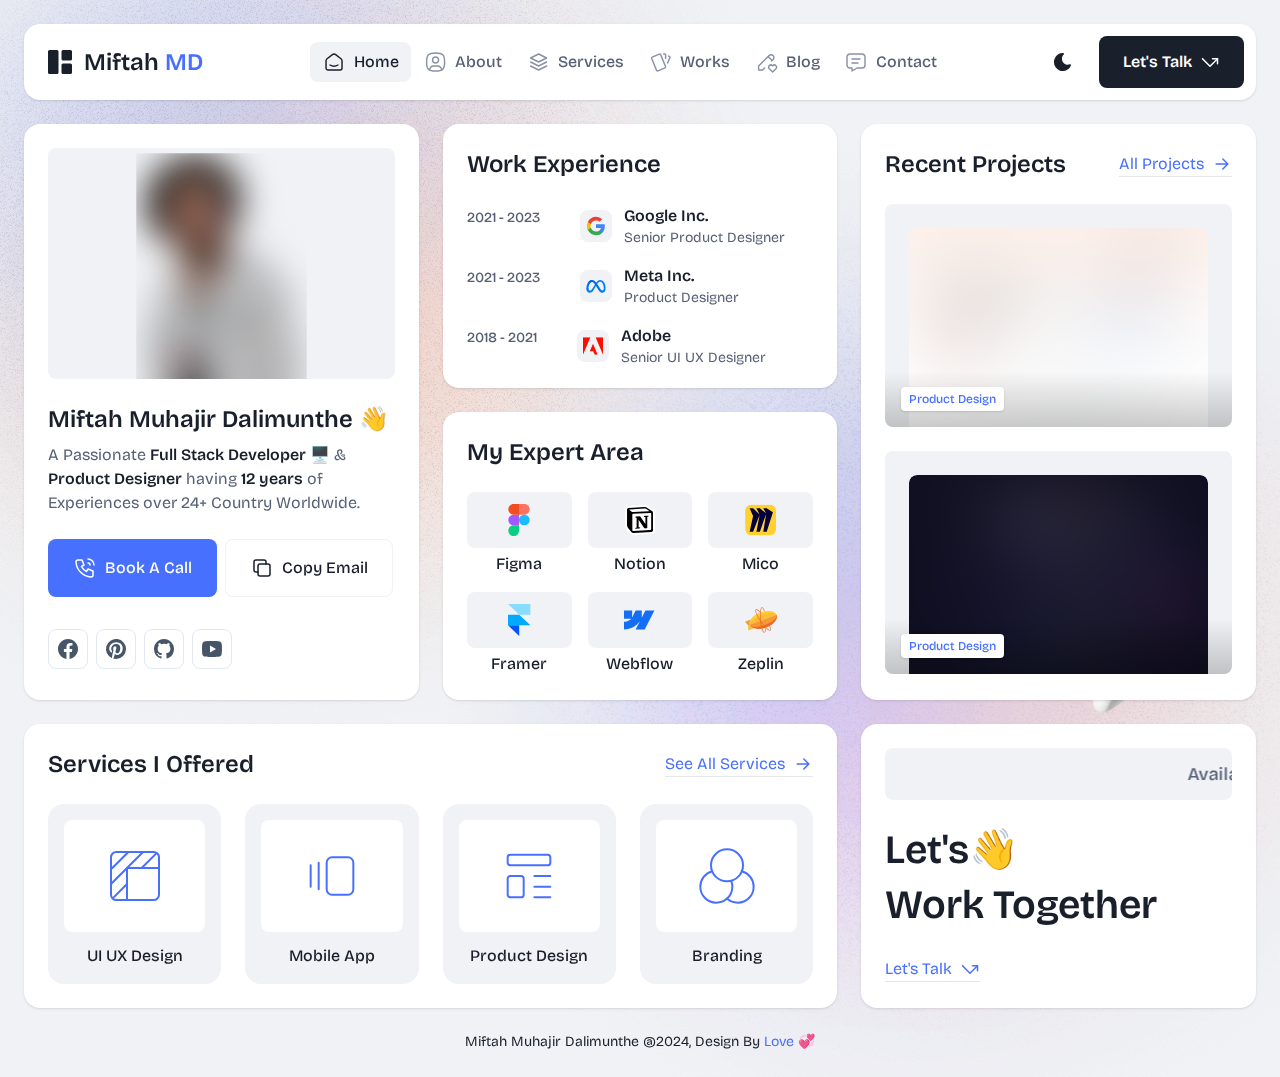
<file: index.html>
<!DOCTYPE html>
<html lang="en" class="h-full">
  <head>
    <!-- Required meta tags -->
    <meta charset="UTF-8" />
    <meta name="viewport" content="width=device-width, initial-scale=1.0" />
    <meta http-equiv="X-UA-Compatible" content="ie=edge" />

    <!-- Title -->
    <title>Miftah Muhajir Dalimunthe</title>

    <!-- Favicon -->
    <link rel="icon" href="assets/img/favicon.svg" type="image/svg+xml" />

    <!-- Fonts -->
    <link rel="preconnect" href="https://fonts.googleapis.com" />
    <link rel="preconnect" href="https://fonts.gstatic.com" crossorigin />
    <link
      href="https://fonts.googleapis.com/css2?family=Bricolage+Grotesque:opsz,wght@12..96,300;12..96,400;12..96,500;12..96,600;12..96,700&display=swap"
      rel="stylesheet"
    />

    <!-- Styles -->
    <link
      rel="stylesheet"
      type="text/css"
      href="./assets/css/swiper-bundle.min.css"
    />
    <link
      rel="stylesheet"
      type="text/css"
      href="./assets/css/venobox.min.css"
    />
    <link rel="stylesheet" type="text/css" href="./assets/css/style.css" />
  </head>

  <body
    class="relative h-screen overflow-y-auto overflow-x-hidden bg-light text-dark dark:bg-dark-2 dark:text-light"
  >
    <div
      class="mx-auto flex max-w-screen-2xl flex-col justify-between gap-4 p-4 lg:gap-6 lg:p-6"
    >
      <!-- Header -->
      <header class="sticky top-0 z-50">
        <div class="">
          <div
            class="flex items-center justify-between rounded-2xl bg-white p-3 shadow dark:bg-black dark:shadow-dark"
          >
            <!-- Logo -->
            <a
              href="index.html"
              class="inline-flex items-center gap-3 px-3 text-2xl font-semibold text-dark dark:text-white"
            >
              <svg
                xmlns="http://www.w3.org/2000/svg"
                fill="none"
                viewBox="0 0 24 24"
                class="h-6 w-6"
              >
                <path
                  fill="currentColor"
                  d="M0 1.5A1.5 1.5 0 0 1 1.5 0H9a1.5 1.5 0 0 1 1.5 1.5v21A1.5 1.5 0 0 1 9 24H1.5A1.5 1.5 0 0 1 0 22.5v-21Zm13.5 0A1.5 1.5 0 0 1 15 0h7.5A1.5 1.5 0 0 1 24 1.5V9a1.5 1.5 0 0 1-1.5 1.5H15A1.5 1.5 0 0 1 13.5 9V1.5Zm0 13.5a1.5 1.5 0 0 1 1.5-1.5h7.5A1.5 1.5 0 0 1 24 15v7.5a1.5 1.5 0 0 1-1.5 1.5H15a1.5 1.5 0 0 1-1.5-1.5V15Z"
                />
              </svg>

              <span> Miftah <span class="text-primary">MD</span> </span>
            </a>

            <!-- Navigation menu -->
            <ul
              class="hidden flex-1 flex-wrap items-center justify-center lg:flex"
            >
              <li class="group/menu-item active">
                <a
                  href="index.html"
                  class="group inline-flex items-center gap-2 rounded-lg px-3 py-2 text-center text-base font-medium text-muted transition hover:bg-light hover:text-dark group-[.active]/menu-item:bg-light group-[.active]/menu-item:text-dark dark:hover:bg-dark-2 dark:hover:text-white dark:group-[.active]/menu-item:bg-dark-2 dark:group-[.active]/menu-item:text-white"
                >
                  <svg
                    xmlns="http://www.w3.org/2000/svg"
                    viewBox="0 0 20 20"
                    fill="none"
                    stroke="currentColor"
                    stroke-linecap="round"
                    stroke-linejoin="round"
                    stroke-width="1.2"
                    class="h-6 w-6 text-[#8991A7] transition group-hover:text-dark group-[.active]/menu-item:text-dark dark:group-hover:text-white dark:group-[.active]/menu-item:text-white"
                  >
                    <path
                      d="M15.833 7.258 11.39 3.802a2.222 2.222 0 0 0-2.728 0L4.216 7.258a2.22 2.22 0 0 0-.858 1.754v6a1.667 1.667 0 0 0 1.667 1.667h10a1.667 1.667 0 0 0 1.667-1.666v-6c0-.686-.317-1.334-.859-1.755Z"
                    />
                    <path d="M13.333 12.5c-1.841 1.11-4.826 1.11-6.667 0" />
                  </svg>
                  <span>Home</span>
                </a>
              </li>
              <li class="group/menu-item">
                <a
                  href="about.html"
                  class="group inline-flex items-center gap-2 rounded-lg px-3 py-2 text-center text-base font-medium text-muted transition hover:bg-light hover:text-dark group-[.active]/menu-item:bg-light group-[.active]/menu-item:text-dark dark:hover:bg-dark-2 dark:hover:text-white dark:group-[.active]/menu-item:bg-dark-2 dark:group-[.active]/menu-item:text-white"
                >
                  <svg
                    xmlns="http://www.w3.org/2000/svg"
                    viewBox="0 0 20 20"
                    fill="none"
                    stroke="currentColor"
                    stroke-linecap="round"
                    stroke-linejoin="round"
                    stroke-width="1.2"
                    class="h-6 w-6 text-[#8991A7] transition group-hover:text-dark group-[.active]/menu-item:text-dark dark:group-hover:text-white dark:group-[.active]/menu-item:text-white"
                  >
                    <path
                      d="M10.5 10.833a2.5 2.5 0 1 0 0-5 2.5 2.5 0 0 0 0 5Z"
                    />
                    <path
                      d="M10.5 2.5c6 0 7.5 1.5 7.5 7.5s-1.5 7.5-7.5 7.5S3 16 3 10s1.5-7.5 7.5-7.5Z"
                    />
                    <path
                      d="M5.5 16.708v-.041a3.333 3.333 0 0 1 3.333-3.334h3.334a3.333 3.333 0 0 1 3.333 3.334v.041"
                    />
                  </svg>
                  <span>About</span>
                </a>
              </li>
              <li class="group/menu-item">
                <a
                  href="services.html"
                  class="group inline-flex items-center gap-2 rounded-lg px-3 py-2 text-center text-base font-medium text-muted transition hover:bg-light hover:text-dark group-[.active]/menu-item:bg-light group-[.active]/menu-item:text-dark dark:hover:bg-dark-2 dark:hover:text-white dark:group-[.active]/menu-item:bg-dark-2 dark:group-[.active]/menu-item:text-white"
                >
                  <svg
                    xmlns="http://www.w3.org/2000/svg"
                    viewBox="0 0 20 20"
                    fill="none"
                    stroke="currentColor"
                    stroke-linecap="round"
                    stroke-linejoin="round"
                    stroke-width="1.2"
                    class="h-6 w-6 text-[#8991A7] transition group-hover:text-dark group-[.active]/menu-item:text-dark dark:group-hover:text-white dark:group-[.active]/menu-item:text-white"
                  >
                    <path
                      d="M10.5 3.333 3.833 6.667 10.5 10l6.667-3.333L10.5 3.333ZM3.833 10l6.667 3.333L17.167 10M3.833 13.333l6.667 3.334 6.667-3.334"
                    />
                  </svg>
                  <span>Services</span>
                </a>
              </li>
              <li class="group/menu-item">
                <a
                  href="portfolio.html"
                  class="group inline-flex items-center gap-2 rounded-lg px-3 py-2 text-center text-base font-medium text-muted transition hover:bg-light hover:text-dark group-[.active]/menu-item:bg-light group-[.active]/menu-item:text-dark dark:hover:bg-dark-2 dark:hover:text-white dark:group-[.active]/menu-item:bg-dark-2 dark:group-[.active]/menu-item:text-white"
                >
                  <svg
                    xmlns="http://www.w3.org/2000/svg"
                    viewBox="0 0 20 20"
                    fill="none"
                    stroke="currentColor"
                    stroke-linecap="round"
                    stroke-linejoin="round"
                    stroke-width="1.2"
                    class="h-6 w-6 text-[#8991A7] transition group-hover:text-dark group-[.active]/menu-item:text-dark dark:group-hover:text-white dark:group-[.active]/menu-item:text-white"
                  >
                    <path
                      d="m3.503 5.998 5.949-2.591a.8.8 0 0 1 1.058.439l4.103 9.918a.834.834 0 0 1-.428 1.087l-5.948 2.59a.8.8 0 0 1-1.059-.438l-4.103-9.92a.833.833 0 0 1 .428-1.085ZM13 3.333h.833a.833.833 0 0 1 .834.834v2.916M17.167 5c.22.093.433.18.64.263a.833.833 0 0 1 .442 1.092l-1.915 4.478"
                    />
                  </svg>
                  <span>Works</span>
                </a>
              </li>
              <li class="group/menu-item">
                <a
                  href="blog.html"
                  class="group inline-flex items-center gap-2 rounded-lg px-3 py-2 text-center text-base font-medium text-muted transition hover:bg-light hover:text-dark group-[.active]/menu-item:bg-light group-[.active]/menu-item:text-dark dark:hover:bg-dark-2 dark:hover:text-white dark:group-[.active]/menu-item:bg-dark-2 dark:group-[.active]/menu-item:text-white"
                >
                  <svg
                    xmlns="http://www.w3.org/2000/svg"
                    viewBox="0 0 20 20"
                    fill="none"
                    stroke="currentColor"
                    stroke-linecap="round"
                    stroke-linejoin="round"
                    stroke-width="1.2"
                    class="h-6 w-6 text-[#8991A7] transition group-hover:text-dark group-[.active]/menu-item:text-dark dark:group-hover:text-white dark:group-[.active]/menu-item:text-white"
                  >
                    <path
                      d="m14.667 9.167 1.25-1.25a2.357 2.357 0 1 0-3.333-3.334l-8.75 8.75v3.334h3.333L8.834 15m2.916-9.583 3.333 3.333m.417 9.583 2.792-2.736a1.785 1.785 0 0 0 .004-2.56 1.87 1.87 0 0 0-2.608-.005l-.186.184-.186-.184a1.869 1.869 0 0 0-2.607-.005 1.787 1.787 0 0 0-.005 2.56l2.796 2.746Z"
                    />
                  </svg>
                  <span>Blog</span>
                </a>
              </li>
              <li class="group/menu-item">
                <a
                  href="contact.html"
                  class="group inline-flex items-center gap-2 rounded-lg px-3 py-2 text-center text-base font-medium text-muted transition hover:bg-light hover:text-dark group-[.active]/menu-item:bg-light group-[.active]/menu-item:text-dark dark:hover:bg-dark-2 dark:hover:text-white dark:group-[.active]/menu-item:bg-dark-2 dark:group-[.active]/menu-item:text-white"
                >
                  <svg
                    xmlns="http://www.w3.org/2000/svg"
                    viewBox="0 0 20 20"
                    fill="none"
                    stroke="currentColor"
                    stroke-linecap="round"
                    stroke-linejoin="round"
                    stroke-width="1.2"
                    class="h-6 w-6 text-[#8991A7] transition group-hover:text-dark group-[.active]/menu-item:text-dark dark:group-hover:text-white dark:group-[.active]/menu-item:text-white"
                  >
                    <path
                      d="M6.667 7.5h6.666m-6.666 3.333h5M15 3.333a2.5 2.5 0 0 1 2.5 2.5V12.5A2.5 2.5 0 0 1 15 15h-4.167l-4.166 2.5V15H5a2.5 2.5 0 0 1-2.5-2.5V5.833a2.5 2.5 0 0 1 2.5-2.5h10Z"
                    />
                  </svg>
                  <span>Contact</span>
                </a>
              </li>
            </ul>

            <!-- Header buttons -->
            <div class="hidden items-center gap-4 lg:flex">
              <!-- Theme appearance toggler -->
              <div class="">
                <button
                  type="button"
                  class="hs-dark-mode group flex h-10 w-10 items-center justify-center rounded-lg text-center font-medium text-dark transition hover:bg-light hs-dark-mode-active:hidden dark:text-gray-400 dark:hover:text-gray-500"
                  data-hs-theme-click-value="dark"
                >
                  <svg
                    xmlns="http://www.w3.org/2000/svg"
                    fill="currentColor"
                    viewBox="0 0 24 24"
                    class="h-6 w-6"
                  >
                    <path
                      d="M11.8 3a8.656 8.656 0 0 0-4.523 1.28A8.918 8.918 0 0 0 4.04 7.756a9.167 9.167 0 0 0 .44 9.24 8.863 8.863 0 0 0 3.553 3.137 8.633 8.633 0 0 0 4.624.824 8.69 8.69 0 0 0 4.381-1.723 8.973 8.973 0 0 0 2.892-3.78c.3-.738-.419-1.48-1.142-1.179a5.604 5.604 0 0 1-3.892.15 5.74 5.74 0 0 1-3.083-2.431 5.956 5.956 0 0 1-.848-3.886c.17-1.357.8-2.61 1.78-3.541l.069-.072c.485-.567.099-1.488-.668-1.488h-.234l-.06-.005L11.8 3Z"
                    />
                  </svg>
                </button>
                <button
                  type="button"
                  class="hs-dark-mode group hidden h-10 w-10 items-center justify-center rounded-lg text-center font-medium text-dark transition hover:bg-light hs-dark-mode-active:flex dark:text-[#FD7E41] dark:hover:bg-dark dark:hover:text-[#FD7E41]"
                  data-hs-theme-click-value="light"
                >
                  <svg
                    xmlns="http://www.w3.org/2000/svg"
                    fill="currentColor"
                    viewBox="0 0 20 20"
                    class="h-6 w-6"
                  >
                    <path
                      d="M10 15.833a.833.833 0 0 1 .828.736l.005.098v.833a.833.833 0 0 1-1.66.097l-.006-.097v-.833a.833.833 0 0 1 .833-.834Zm5.26-1.741.08.069.582.583a.833.833 0 0 1-1.1 1.248l-.078-.07-.583-.583a.833.833 0 0 1 1.015-1.306l.085.059Zm-9.42.068a.833.833 0 0 1 .068 1.1l-.069.08-.583.582a.833.833 0 0 1-1.248-1.1l.07-.078.583-.583a.833.833 0 0 1 1.178 0ZM3.333 9.167a.833.833 0 0 1 .098 1.66l-.098.006H2.5a.833.833 0 0 1-.098-1.66l.098-.006h.833Zm14.167 0a.833.833 0 0 1 .098 1.66l-.098.006h-.833a.833.833 0 0 1-.098-1.66l.098-.006h.833ZM5.178 4.008l.078.07.583.583a.833.833 0 0 1-1.1 1.247l-.078-.069-.583-.583A.833.833 0 0 1 5.092 3.95l.086.058Zm10.744.069a.833.833 0 0 1 .07 1.1l-.07.079-.583.583a.833.833 0 0 1-1.247-1.1l.069-.078.583-.584a.833.833 0 0 1 1.178 0ZM10 1.667a.833.833 0 0 1 .828.736l.005.097v.833a.833.833 0 0 1-1.66.098l-.006-.098V2.5A.833.833 0 0 1 10 1.667Zm0 4.166a4.167 4.167 0 1 1-4.163 4.348L5.833 10l.004-.18A4.167 4.167 0 0 1 10 5.832Z"
                    />
                  </svg>
                </button>
              </div>

              <a
                href="contact.html"
                class="inline-flex items-center gap-2 rounded-lg bg-dark px-6 py-4 text-center text-base font-semibold leading-tight text-white transition hover:bg-primary dark:bg-dark-2 dark:text-white dark:hover:bg-primary dark:hover:text-white"
              >
                <span>Let's Talk</span>
                <svg
                  xmlns="http://www.w3.org/2000/svg"
                  fill="none"
                  viewBox="0 0 20 20"
                  stroke="currentColor"
                  stroke-linecap="round"
                  stroke-linejoin="round"
                  stroke-width="1.5"
                  class="h-5 w-5"
                >
                  <path d="M17.5 11.667v-5h-5" />
                  <path d="m17.5 6.667-7.5 7.5-7.5-7.5" />
                </svg>
              </a>
            </div>

            <!-- Navigation toggler -->
            <button
              type="button"
              class="text-dark transition dark:text-white/70 lg:hidden"
              data-hs-overlay="#mobile-menu"
              aria-controls="mobile-menu"
              aria-label="Toggle navigation"
            >
              <span class="sr-only">Toggle Navigation</span>
              <svg
                class="h-9 w-9 flex-shrink-0"
                fill="currentColor"
                viewBox="0 0 16 16"
              >
                <path
                  fill-rule="evenodd"
                  d="M2.5 12a.5.5 0 0 1 .5-.5h10a.5.5 0 0 1 0 1H3a.5.5 0 0 1-.5-.5zm0-4a.5.5 0 0 1 .5-.5h10a.5.5 0 0 1 0 1H3a.5.5 0 0 1-.5-.5zm0-4a.5.5 0 0 1 .5-.5h10a.5.5 0 0 1 0 1H3a.5.5 0 0 1-.5-.5z"
                />
              </svg>
            </button>
          </div>
        </div>
      </header>
      <!-- Header end -->

      <!-- Mobile menu -->
      <div
        id="mobile-menu"
        class="hs-overlay fixed bottom-0 start-0 top-0 z-[60] hidden h-full w-64 -translate-x-full transform overflow-y-auto bg-white transition-all duration-300 hs-overlay-open:translate-x-0 dark:bg-black [&::-webkit-scrollbar-thumb]:rounded-full [&::-webkit-scrollbar-thumb]:bg-gray-300 [&::-webkit-scrollbar-track]:bg-gray-100 [&::-webkit-scrollbar]:w-2"
      >
        <div class="flex h-full flex-col justify-between gap-5 p-5">
          <div class="">
            <!-- Logo -->
            <a
              href="index.html"
              class="inline-flex items-center gap-3 px-3 text-2xl font-semibold text-dark dark:text-white"
            >
              <svg
                xmlns="http://www.w3.org/2000/svg"
                fill="none"
                viewBox="0 0 24 24"
                class="h-6 w-6"
              >
                <path
                  fill="currentColor"
                  d="M0 1.5A1.5 1.5 0 0 1 1.5 0H9a1.5 1.5 0 0 1 1.5 1.5v21A1.5 1.5 0 0 1 9 24H1.5A1.5 1.5 0 0 1 0 22.5v-21Zm13.5 0A1.5 1.5 0 0 1 15 0h7.5A1.5 1.5 0 0 1 24 1.5V9a1.5 1.5 0 0 1-1.5 1.5H15A1.5 1.5 0 0 1 13.5 9V1.5Zm0 13.5a1.5 1.5 0 0 1 1.5-1.5h7.5A1.5 1.5 0 0 1 24 15v7.5a1.5 1.5 0 0 1-1.5 1.5H15a1.5 1.5 0 0 1-1.5-1.5V15Z"
                />
              </svg>

              <span> Miftah<span class="text-primary"> MD</span> </span>
            </a>
          </div>

          <ul class="mt-4 flex flex-1 flex-col gap-2">
            <li class="group/menu-item active">
              <a
                href="index.html"
                class="group inline-flex w-full items-center gap-2 rounded-lg px-3 py-2 text-center text-base font-medium text-muted transition hover:bg-light hover:text-dark group-[.active]/menu-item:bg-light group-[.active]/menu-item:text-dark dark:hover:bg-dark-2 dark:hover:text-white dark:group-[.active]/menu-item:bg-dark-2 dark:group-[.active]/menu-item:text-white"
              >
                <svg
                  xmlns="http://www.w3.org/2000/svg"
                  viewBox="0 0 20 20"
                  fill="none"
                  stroke="currentColor"
                  stroke-linecap="round"
                  stroke-linejoin="round"
                  stroke-width="1.2"
                  class="h-6 w-6 text-[#8991A7] transition group-hover:text-dark group-[.active]/menu-item:text-dark dark:group-hover:text-white dark:group-[.active]/menu-item:text-white"
                >
                  <path
                    d="M15.833 7.258 11.39 3.802a2.222 2.222 0 0 0-2.728 0L4.216 7.258a2.22 2.22 0 0 0-.858 1.754v6a1.667 1.667 0 0 0 1.667 1.667h10a1.667 1.667 0 0 0 1.667-1.666v-6c0-.686-.317-1.334-.859-1.755Z"
                  />
                  <path d="M13.333 12.5c-1.841 1.11-4.826 1.11-6.667 0" />
                </svg>
                <span>Home</span>
              </a>
            </li>
            <li class="group/menu-item">
              <a
                href="about.html"
                class="group inline-flex w-full items-center gap-2 rounded-lg px-3 py-2 text-center text-base font-medium text-muted transition hover:bg-light hover:text-dark group-[.active]/menu-item:bg-light group-[.active]/menu-item:text-dark dark:hover:bg-dark-2 dark:hover:text-white dark:group-[.active]/menu-item:bg-dark-2 dark:group-[.active]/menu-item:text-white"
              >
                <svg
                  xmlns="http://www.w3.org/2000/svg"
                  viewBox="0 0 20 20"
                  fill="none"
                  stroke="currentColor"
                  stroke-linecap="round"
                  stroke-linejoin="round"
                  stroke-width="1.2"
                  class="h-6 w-6 text-[#8991A7] transition group-hover:text-dark group-[.active]/menu-item:text-dark dark:group-hover:text-white dark:group-[.active]/menu-item:text-white"
                >
                  <path d="M10.5 10.833a2.5 2.5 0 1 0 0-5 2.5 2.5 0 0 0 0 5Z" />
                  <path
                    d="M10.5 2.5c6 0 7.5 1.5 7.5 7.5s-1.5 7.5-7.5 7.5S3 16 3 10s1.5-7.5 7.5-7.5Z"
                  />
                  <path
                    d="M5.5 16.708v-.041a3.333 3.333 0 0 1 3.333-3.334h3.334a3.333 3.333 0 0 1 3.333 3.334v.041"
                  />
                </svg>
                <span>About</span>
              </a>
            </li>
            <li class="group/menu-item">
              <a
                href="services.html"
                class="group inline-flex w-full items-center gap-2 rounded-lg px-3 py-2 text-center text-base font-medium text-muted transition hover:bg-light hover:text-dark group-[.active]/menu-item:bg-light group-[.active]/menu-item:text-dark dark:hover:bg-dark-2 dark:hover:text-white dark:group-[.active]/menu-item:bg-dark-2 dark:group-[.active]/menu-item:text-white"
              >
                <svg
                  xmlns="http://www.w3.org/2000/svg"
                  viewBox="0 0 20 20"
                  fill="none"
                  stroke="currentColor"
                  stroke-linecap="round"
                  stroke-linejoin="round"
                  stroke-width="1.2"
                  class="h-6 w-6 text-[#8991A7] transition group-hover:text-dark group-[.active]/menu-item:text-dark dark:group-hover:text-white dark:group-[.active]/menu-item:text-white"
                >
                  <path
                    d="M10.5 3.333 3.833 6.667 10.5 10l6.667-3.333L10.5 3.333ZM3.833 10l6.667 3.333L17.167 10M3.833 13.333l6.667 3.334 6.667-3.334"
                  />
                </svg>
                <span>Services</span>
              </a>
            </li>
            <li class="group/menu-item">
              <a
                href="portfolio.html"
                class="group inline-flex w-full items-center gap-2 rounded-lg px-3 py-2 text-center text-base font-medium text-muted transition hover:bg-light hover:text-dark group-[.active]/menu-item:bg-light group-[.active]/menu-item:text-dark dark:hover:bg-dark-2 dark:hover:text-white dark:group-[.active]/menu-item:bg-dark-2 dark:group-[.active]/menu-item:text-white"
              >
                <svg
                  xmlns="http://www.w3.org/2000/svg"
                  viewBox="0 0 20 20"
                  fill="none"
                  stroke="currentColor"
                  stroke-linecap="round"
                  stroke-linejoin="round"
                  stroke-width="1.2"
                  class="h-6 w-6 text-[#8991A7] transition group-hover:text-dark group-[.active]/menu-item:text-dark dark:group-hover:text-white dark:group-[.active]/menu-item:text-white"
                >
                  <path
                    d="m3.503 5.998 5.949-2.591a.8.8 0 0 1 1.058.439l4.103 9.918a.834.834 0 0 1-.428 1.087l-5.948 2.59a.8.8 0 0 1-1.059-.438l-4.103-9.92a.833.833 0 0 1 .428-1.085ZM13 3.333h.833a.833.833 0 0 1 .834.834v2.916M17.167 5c.22.093.433.18.64.263a.833.833 0 0 1 .442 1.092l-1.915 4.478"
                  />
                </svg>
                <span>Works</span>
              </a>
            </li>
            <li class="group/menu-item">
              <a
                href="blog.html"
                class="group inline-flex w-full items-center gap-2 rounded-lg px-3 py-2 text-center text-base font-medium text-muted transition hover:bg-light hover:text-dark group-[.active]/menu-item:bg-light group-[.active]/menu-item:text-dark dark:hover:bg-dark-2 dark:hover:text-white dark:group-[.active]/menu-item:bg-dark-2 dark:group-[.active]/menu-item:text-white"
              >
                <svg
                  xmlns="http://www.w3.org/2000/svg"
                  viewBox="0 0 20 20"
                  fill="none"
                  stroke="currentColor"
                  stroke-linecap="round"
                  stroke-linejoin="round"
                  stroke-width="1.2"
                  class="h-6 w-6 text-[#8991A7] transition group-hover:text-dark group-[.active]/menu-item:text-dark dark:group-hover:text-white dark:group-[.active]/menu-item:text-white"
                >
                  <path
                    d="m14.667 9.167 1.25-1.25a2.357 2.357 0 1 0-3.333-3.334l-8.75 8.75v3.334h3.333L8.834 15m2.916-9.583 3.333 3.333m.417 9.583 2.792-2.736a1.785 1.785 0 0 0 .004-2.56 1.87 1.87 0 0 0-2.608-.005l-.186.184-.186-.184a1.869 1.869 0 0 0-2.607-.005 1.787 1.787 0 0 0-.005 2.56l2.796 2.746Z"
                  />
                </svg>
                <span>Blog</span>
              </a>
            </li>
            <li class="group/menu-item">
              <a
                href="contact.html"
                class="group inline-flex w-full items-center gap-2 rounded-lg px-3 py-2 text-center text-base font-medium text-muted transition hover:bg-light hover:text-dark group-[.active]/menu-item:bg-light group-[.active]/menu-item:text-dark dark:hover:bg-dark-2 dark:hover:text-white dark:group-[.active]/menu-item:bg-dark-2 dark:group-[.active]/menu-item:text-white"
              >
                <svg
                  xmlns="http://www.w3.org/2000/svg"
                  viewBox="0 0 20 20"
                  fill="none"
                  stroke="currentColor"
                  stroke-linecap="round"
                  stroke-linejoin="round"
                  stroke-width="1.2"
                  class="h-6 w-6 text-[#8991A7] transition group-hover:text-dark group-[.active]/menu-item:text-dark dark:group-hover:text-white dark:group-[.active]/menu-item:text-white"
                >
                  <path
                    d="M6.667 7.5h6.666m-6.666 3.333h5M15 3.333a2.5 2.5 0 0 1 2.5 2.5V12.5A2.5 2.5 0 0 1 15 15h-4.167l-4.166 2.5V15H5a2.5 2.5 0 0 1-2.5-2.5V5.833a2.5 2.5 0 0 1 2.5-2.5h10Z"
                  />
                </svg>
                <span>Contact</span>
              </a>
            </li>
          </ul>

          <div class="flex flex-col gap-3">
            <button
              data-hs-theme-click-value="dark"
              class="hs-dark-mode flex w-full items-center justify-start gap-2 rounded-lg px-4 py-2 text-center text-sm text-muted transition hover:bg-light hs-dark-mode-active:hidden dark:hover:bg-dark dark:hover:text-white"
            >
              <svg
                xmlns="http://www.w3.org/2000/svg"
                fill="currentColor"
                viewBox="0 0 24 24"
                class="h-6 w-6"
              >
                <path
                  d="M11.8 3a8.656 8.656 0 0 0-4.523 1.28A8.918 8.918 0 0 0 4.04 7.756a9.167 9.167 0 0 0 .44 9.24 8.863 8.863 0 0 0 3.553 3.137 8.633 8.633 0 0 0 4.624.824 8.69 8.69 0 0 0 4.381-1.723 8.973 8.973 0 0 0 2.892-3.78c.3-.738-.419-1.48-1.142-1.179a5.604 5.604 0 0 1-3.892.15 5.74 5.74 0 0 1-3.083-2.431 5.956 5.956 0 0 1-.848-3.886c.17-1.357.8-2.61 1.78-3.541l.069-.072c.485-.567.099-1.488-.668-1.488h-.234l-.06-.005L11.8 3Z"
                />
              </svg>

              <span>Change appearance</span>
            </button>

            <button
              data-hs-theme-click-value="light"
              class="hs-dark-mode hidden w-full items-center justify-start gap-2 rounded-lg px-4 py-2 text-center text-sm text-muted transition hover:bg-light hs-dark-mode-active:flex dark:hover:bg-dark dark:hover:text-white"
            >
              <svg
                xmlns="http://www.w3.org/2000/svg"
                fill="currentColor"
                viewBox="0 0 24 24"
                class="h-6 w-6"
              >
                <path
                  d="M10 15.833a.833.833 0 0 1 .828.736l.005.098v.833a.833.833 0 0 1-1.66.097l-.006-.097v-.833a.833.833 0 0 1 .833-.834Zm5.26-1.741.08.069.582.583a.833.833 0 0 1-1.1 1.248l-.078-.07-.583-.583a.833.833 0 0 1 1.015-1.306l.085.059Zm-9.42.068a.833.833 0 0 1 .068 1.1l-.069.08-.583.582a.833.833 0 0 1-1.248-1.1l.07-.078.583-.583a.833.833 0 0 1 1.178 0ZM3.333 9.167a.833.833 0 0 1 .098 1.66l-.098.006H2.5a.833.833 0 0 1-.098-1.66l.098-.006h.833Zm14.167 0a.833.833 0 0 1 .098 1.66l-.098.006h-.833a.833.833 0 0 1-.098-1.66l.098-.006h.833ZM5.178 4.008l.078.07.583.583a.833.833 0 0 1-1.1 1.247l-.078-.069-.583-.583A.833.833 0 0 1 5.092 3.95l.086.058Zm10.744.069a.833.833 0 0 1 .07 1.1l-.07.079-.583.583a.833.833 0 0 1-1.247-1.1l.069-.078.583-.584a.833.833 0 0 1 1.178 0ZM10 1.667a.833.833 0 0 1 .828.736l.005.097v.833a.833.833 0 0 1-1.66.098l-.006-.098V2.5A.833.833 0 0 1 10 1.667Zm0 4.166a4.167 4.167 0 1 1-4.163 4.348L5.833 10l.004-.18A4.167 4.167 0 0 1 10 5.832Z"
                />
              </svg>

              <span>Change appearance</span>
            </button>

            <a
              href="contact.html"
              class="inline-flex w-full items-center justify-center gap-2 rounded-lg bg-dark px-6 py-4 text-center text-base font-semibold leading-tight text-white transition hover:bg-primary dark:bg-dark-2 dark:text-white dark:hover:bg-primary dark:hover:text-white"
            >
              <span>Let's Talk</span>
              <svg
                xmlns="http://www.w3.org/2000/svg"
                fill="none"
                viewBox="0 0 20 20"
                stroke="currentColor"
                stroke-linecap="round"
                stroke-linejoin="round"
                stroke-width="1.5"
                class="h-5 w-5"
              >
                <path d="M17.5 11.667v-5h-5" />
                <path d="m17.5 6.667-7.5 7.5-7.5-7.5" />
              </svg>
            </a>
          </div>
        </div>
      </div>

      <main class="grid grid-cols-1 gap-4 lg:grid-cols-3 lg:gap-6">
        <!-- Intro -->
        <div
          class="rounded-2xl bg-white p-6 shadow dark:bg-black dark:shadow-dark"
        >
          <div
            class="aspect-6/4 overflow-hidden rounded-lg bg-light pt-4 text-center dark:bg-dark-2"
          >
            <img
              src="assets/img/profile.png"
              alt=""
              class="inline-block h-full w-full scale-110 object-contain object-bottom"
            />
          </div>

          <div class="mt-6">
            <h3 class="text-2xl font-semibold dark:text-light">
              Miftah Muhajir Dalimunthe 👋
            </h3>
            <p class="mt-2 text-muted dark:text-light/70">
              A Passionate
              <span class="font-semibold text-dark dark:text-white">
                Full Stack Developer
              </span>
              🖥️ &
              <span class="font-semibold text-dark dark:text-white">
                Product Designer
              </span>
              having
              <span class="font-semibold text-dark dark:text-white">
                12 years
              </span>
              of Experiences over 24+ Country Worldwide.
            </p>

            <!-- CTA buttons -->
            <div class="mt-6 flex flex-wrap gap-2">
              <a
                href="#"
                class="inline-flex items-center gap-x-2 rounded-lg border border-transparent bg-primary px-6 py-4 font-medium text-white transition hover:bg-blue-600 focus:outline-none focus:ring disabled:pointer-events-none disabled:opacity-50"
              >
                <svg
                  xmlns="http://www.w3.org/2000/svg"
                  viewBox="0 0 24 24"
                  fill="none"
                  stroke="currentColor"
                  stroke-linecap="round"
                  stroke-linejoin="round"
                  stroke-width="1.5"
                  class="h-6 w-6"
                >
                  <path
                    d="M5 4h4l2 5-2.5 1.5a11 11 0 0 0 5 5L15 13l5 2v4a2 2 0 0 1-2 2A16 16 0 0 1 3 6a2 2 0 0 1 2-2Zm10 3a2 2 0 0 1 2 2m-2-6a6 6 0 0 1 6 6"
                  />
                </svg>
                <span>Book A Call</span>
              </a>
              <button
                type="button"
                data-clipboard-text="shams.sujon.01@gmail.com"
                data-clipboard-action="copy"
                data-clipboard-success-text="Copied to clipboard"
                class="js-clipboard hs-tooltip inline-flex items-center gap-x-2 rounded-lg border border-light bg-transparent px-6 py-4 font-medium text-dark transition [--trigger:focus] hover:bg-light focus:outline-none focus:ring disabled:pointer-events-none disabled:opacity-50 dark:border-dark dark:text-light/70 dark:hover:bg-dark dark:hover:text-white"
              >
                <svg
                  xmlns="http://www.w3.org/2000/svg"
                  viewBox="0 0 24 24"
                  fill="none"
                  stroke="currentColor"
                  stroke-linecap="round"
                  stroke-linejoin="round"
                  stroke-width="1.5"
                  class="h-6 w-6"
                >
                  <path
                    d="M8 10a2 2 0 0 1 2-2h8a2 2 0 0 1 2 2v8a2 2 0 0 1-2 2h-8a2 2 0 0 1-2-2v-8Z"
                  />
                  <path
                    d="M16 8V6a2 2 0 0 0-2-2H6a2 2 0 0 0-2 2v8a2 2 0 0 0 2 2h2"
                  />
                </svg>
                <span>Copy Email</span>

                <span
                  class="hs-tooltip-content invisible z-10 hidden rounded-lg bg-gray-900 px-2 py-1 text-xs font-medium text-white opacity-0 shadow-sm transition-opacity hs-tooltip-shown:visible hs-tooltip-shown:opacity-100 dark:bg-slate-700"
                  role="tooltip"
                >
                  Copied to clipboard
                </span>
              </button>
            </div>

            <!-- Social -->
            <div class="mt-8 flex flex-wrap items-center gap-2">
              <a
                href="#"
                class="flex h-10 w-10 items-center justify-center rounded-lg border border-slate-200 bg-transparent text-center text-slate-600 transition hover:text-primary focus:outline-none focus:ring disabled:pointer-events-none disabled:opacity-50 dark:border-transparent dark:bg-dark-2 dark:text-slate-500 dark:hover:text-primary"
              >
                <svg
                  xmlns="http://www.w3.org/2000/svg"
                  viewBox="0 0 24 24"
                  fill="currentColor"
                  class="h-6 w-6"
                >
                  <path
                    d="M12 2C6.477 2 2 6.477 2 12c0 4.991 3.657 9.128 8.438 9.879V14.89h-2.54V12h2.54V9.797c0-2.506 1.492-3.89 3.777-3.89 1.094 0 2.238.195 2.238.195v2.46h-1.26c-1.243 0-1.63.771-1.63 1.562V12h2.773l-.443 2.89h-2.33v6.989C18.343 21.129 22 16.99 22 12c0-5.523-4.477-10-10-10Z"
                  />
                </svg>
              </a>
              <a
                href="#"
                class="flex h-10 w-10 items-center justify-center rounded-lg border border-slate-200 bg-transparent text-center text-slate-600 transition hover:text-primary focus:outline-none focus:ring disabled:pointer-events-none disabled:opacity-50 dark:border-transparent dark:bg-dark-2 dark:text-slate-500 dark:hover:text-primary"
              >
                <svg
                  xmlns="http://www.w3.org/2000/svg"
                  viewBox="0 0 24 24"
                  fill="currentColor"
                  class="h-6 w-6"
                >
                  <path
                    d="M13.37 2.094A10.003 10.003 0 0 0 8.002 21.17a7.757 7.757 0 0 1 .163-2.293c.185-.839 1.296-5.463 1.296-5.463a3.74 3.74 0 0 1-.324-1.577c0-1.485.857-2.593 1.923-2.593a1.334 1.334 0 0 1 1.342 1.508c0 .9-.578 2.262-.88 3.54a1.544 1.544 0 0 0 1.575 1.923c1.898 0 3.17-2.431 3.17-5.301 0-2.2-1.457-3.848-4.143-3.848a4.746 4.746 0 0 0-4.93 4.794 2.96 2.96 0 0 0 .648 1.97.48.48 0 0 1 .162.554c-.046.184-.162.623-.208.784a.354.354 0 0 1-.51.254c-1.384-.554-2.036-2.077-2.036-3.816 0-2.847 2.384-6.255 7.154-6.255 3.796 0 6.32 2.777 6.32 5.747 0 3.909-2.177 6.848-5.394 6.848a2.862 2.862 0 0 1-2.454-1.246s-.578 2.316-.692 2.754a8.026 8.026 0 0 1-1.019 2.131c.923.28 1.882.42 2.846.416a9.99 9.99 0 0 0 9.996-10.003 10.002 10.002 0 0 0-8.635-9.903l-.002-.001Z"
                  />
                </svg>
              </a>
              <a
                href="#"
                class="flex h-10 w-10 items-center justify-center rounded-lg border border-slate-200 bg-transparent text-center text-slate-600 transition hover:text-primary focus:outline-none focus:ring disabled:pointer-events-none disabled:opacity-50 dark:border-transparent dark:bg-dark-2 dark:text-slate-500 dark:hover:text-primary"
              >
                <svg
                  xmlns="http://www.w3.org/2000/svg"
                  viewBox="0 0 24 24"
                  fill="currentColor"
                  class="h-6 w-6"
                >
                  <path
                    d="M12 2C6.475 2 2 6.475 2 12a9.994 9.994 0 0 0 6.838 9.488c.5.087.687-.213.687-.476 0-.237-.013-1.024-.013-1.862-2.512.463-3.162-.612-3.362-1.175-.113-.288-.6-1.175-1.025-1.413-.35-.187-.85-.65-.013-.662.788-.013 1.35.725 1.538 1.025.9 1.512 2.338 1.087 2.912.825.088-.65.35-1.087.638-1.337-2.225-.25-4.55-1.113-4.55-4.938 0-1.088.387-1.987 1.025-2.688-.1-.25-.45-1.275.1-2.65 0 0 .837-.262 2.75 1.026a9.28 9.28 0 0 1 2.5-.338c.85 0 1.7.112 2.5.337 1.912-1.3 2.75-1.024 2.75-1.024.55 1.375.2 2.4.1 2.65.637.7 1.025 1.587 1.025 2.687 0 3.838-2.337 4.688-4.562 4.938.362.312.675.912.675 1.85 0 1.337-.013 2.412-.013 2.75 0 .262.188.574.688.474A10.016 10.016 0 0 0 22 12c0-5.525-4.475-10-10-10Z"
                  />
                </svg>
              </a>
              <a
                href="#"
                class="flex h-10 w-10 items-center justify-center rounded-lg border border-slate-200 bg-transparent text-center text-slate-600 transition hover:text-primary focus:outline-none focus:ring disabled:pointer-events-none disabled:opacity-50 dark:border-transparent dark:bg-dark-2 dark:text-slate-500 dark:hover:text-primary"
              >
                <svg
                  xmlns="http://www.w3.org/2000/svg"
                  viewBox="0 0 24 24"
                  fill="currentColor"
                  class="h-6 w-6"
                >
                  <path
                    d="M21.543 6.498C22 8.28 22 12 22 12s0 3.72-.457 5.502c-.254.985-.997 1.76-1.938 2.022C17.896 20 12 20 12 20s-5.893 0-7.605-.476c-.945-.266-1.687-1.04-1.938-2.022C2 15.72 2 12 2 12s0-3.72.457-5.502c.254-.985.997-1.76 1.938-2.022C6.107 4 12 4 12 4s5.896 0 7.605.476c.945.266 1.687 1.04 1.938 2.022ZM10 15.5l6-3.5-6-3.5v7Z"
                  />
                </svg>
              </a>
            </div>
          </div>
        </div>

        <div class="grid grid-cols-1 gap-4 lg:gap-6">
          <!-- Work Experience -->
          <div
            class="group rounded-2xl bg-white px-6 pt-0 shadow dark:bg-black dark:shadow-dark"
          >
            <h3
              class="relative z-10 bg-white pb-2 pt-6 text-2xl font-semibold dark:bg-black dark:text-light"
            >
              Work Experience
            </h3>

            <div
              class="max-h-[200px] space-y-4 overflow-hidden pb-6 pt-4 [&::-webkit-scrollbar-thumb]:bg-gray-400 dark:[&::-webkit-scrollbar-thumb]:bg-slate-500 [&::-webkit-scrollbar-track]:bg-transparent [&::-webkit-scrollbar]:w-0"
            >
              <div
                class="animate-scrollY space-y-4 group-hover:[animation-play-state:paused]"
              >
                <div class="flex flex-col gap-1 md:flex-row md:gap-10">
                  <p
                    class="mt-1 text-sm font-medium text-muted dark:text-light/70"
                  >
                    2021 - 2023
                  </p>
                  <div class="flex items-center gap-3">
                    <div
                      class="grid h-8 w-8 shrink-0 place-content-center rounded-lg bg-light dark:bg-dark-2"
                    >
                      <img src="assets/img/google.svg" alt="" class="h-5 w-5" />
                    </div>
                    <div class="">
                      <h6
                        class="text-base font-semibold text-dark dark:text-light/70"
                      >
                        Google Inc.
                      </h6>
                      <p class="text-sm text-muted">Senior Product Designer</p>
                    </div>
                  </div>
                </div>
                <div class="flex flex-col gap-1 md:flex-row md:gap-10">
                  <p
                    class="mt-1 text-sm font-medium text-muted dark:text-light/70"
                  >
                    2021 - 2023
                  </p>
                  <div class="flex items-center gap-3">
                    <div
                      class="grid h-8 w-8 shrink-0 place-content-center rounded-lg bg-light dark:bg-dark-2"
                    >
                      <img src="assets/img/meta.svg" alt="" class="h-5 w-5" />
                    </div>
                    <div class="">
                      <h6
                        class="text-base font-semibold text-dark dark:text-light/70"
                      >
                        Meta Inc.
                      </h6>
                      <p class="text-sm text-muted">Product Designer</p>
                    </div>
                  </div>
                </div>
                <div class="flex flex-col gap-1 md:flex-row md:gap-10">
                  <p
                    class="mt-1 text-sm font-medium text-muted dark:text-light/70"
                  >
                    2018 - 2021
                  </p>
                  <div class="flex items-center gap-3">
                    <div
                      class="grid h-8 w-8 shrink-0 place-content-center rounded-lg bg-light dark:bg-dark-2"
                    >
                      <img src="assets/img/adobe.svg" alt="" class="h-5 w-5" />
                    </div>
                    <div class="">
                      <h6
                        class="text-base font-semibold text-dark dark:text-light/70"
                      >
                        Adobe
                      </h6>
                      <p class="text-sm text-muted">Senior UI UX Designer</p>
                    </div>
                  </div>
                </div>
                <div class="flex flex-col gap-1 md:flex-row md:gap-10">
                  <p
                    class="mt-1 text-sm font-medium text-muted dark:text-light/70"
                  >
                    2018 - 2021
                  </p>
                  <div class="flex items-center gap-3">
                    <div
                      class="grid h-8 w-8 shrink-0 place-content-center rounded-lg bg-light dark:bg-dark-2"
                    >
                      <img src="assets/img/adobe.svg" alt="" class="h-5 w-5" />
                    </div>
                    <div class="">
                      <h6
                        class="text-base font-semibold text-dark dark:text-light/70"
                      >
                        Adobe
                      </h6>
                      <p class="text-sm text-muted">Senior UI UX Designer</p>
                    </div>
                  </div>
                </div>
              </div>

              <div
                class="animate-scrollY space-y-4 group-hover:[animation-play-state:paused]"
              >
                <div class="flex flex-col gap-1 md:flex-row md:gap-10">
                  <p
                    class="mt-1 text-sm font-medium text-muted dark:text-light/70"
                  >
                    2021 - 2023
                  </p>
                  <div class="flex items-center gap-3">
                    <div
                      class="grid h-8 w-8 shrink-0 place-content-center rounded-lg bg-light dark:bg-dark-2"
                    >
                      <img src="assets/img/google.svg" alt="" class="h-5 w-5" />
                    </div>
                    <div class="">
                      <h6
                        class="text-base font-semibold text-dark dark:text-light/70"
                      >
                        Google Inc.
                      </h6>
                      <p class="text-sm text-muted">Senior Product Designer</p>
                    </div>
                  </div>
                </div>
                <div class="flex flex-col gap-1 md:flex-row md:gap-10">
                  <p
                    class="mt-1 text-sm font-medium text-muted dark:text-light/70"
                  >
                    2021 - 2023
                  </p>
                  <div class="flex items-center gap-3">
                    <div
                      class="grid h-8 w-8 shrink-0 place-content-center rounded-lg bg-light dark:bg-dark-2"
                    >
                      <img src="assets/img/meta.svg" alt="" class="h-5 w-5" />
                    </div>
                    <div class="">
                      <h6
                        class="text-base font-semibold text-dark dark:text-light/70"
                      >
                        Meta Inc.
                      </h6>
                      <p class="text-sm text-muted">Product Designer</p>
                    </div>
                  </div>
                </div>
                <div class="flex flex-col gap-1 md:flex-row md:gap-10">
                  <p
                    class="mt-1 text-sm font-medium text-muted dark:text-light/70"
                  >
                    2018 - 2021
                  </p>
                  <div class="flex items-center gap-3">
                    <div
                      class="grid h-8 w-8 shrink-0 place-content-center rounded-lg bg-light dark:bg-dark-2"
                    >
                      <img src="assets/img/adobe.svg" alt="" class="h-5 w-5" />
                    </div>
                    <div class="">
                      <h6
                        class="text-base font-semibold text-dark dark:text-light/70"
                      >
                        Adobe
                      </h6>
                      <p class="text-sm text-muted">Senior UI UX Designer</p>
                    </div>
                  </div>
                </div>
                <div class="flex flex-col gap-1 md:flex-row md:gap-10">
                  <p
                    class="mt-1 text-sm font-medium text-muted dark:text-light/70"
                  >
                    2018 - 2021
                  </p>
                  <div class="flex items-center gap-3">
                    <div
                      class="grid h-8 w-8 shrink-0 place-content-center rounded-lg bg-light dark:bg-dark-2"
                    >
                      <img src="assets/img/adobe.svg" alt="" class="h-5 w-5" />
                    </div>
                    <div class="">
                      <h6
                        class="text-base font-semibold text-dark dark:text-light/70"
                      >
                        Adobe
                      </h6>
                      <p class="text-sm text-muted">Senior UI UX Designer</p>
                    </div>
                  </div>
                </div>
              </div>
            </div>
          </div>

          <!-- Expertise -->
          <div
            class="rounded-2xl bg-white p-6 shadow dark:bg-black dark:shadow-dark"
          >
            <h3 class="text-2xl font-semibold dark:text-light">
              My Expert Area
            </h3>

            <div class="mt-6 grid grid-cols-2 gap-4 md:grid-cols-3">
              <div class="text-center">
                <div
                  class="grid place-content-center rounded-lg bg-light p-3 dark:bg-dark-2"
                >
                  <img src="assets/img/figma.svg" alt="" class="h-8 w-8" />
                </div>
                <p
                  class="mt-1 text-base font-medium text-dark dark:text-light/70"
                >
                  Figma
                </p>
              </div>
              <div class="text-center">
                <div
                  class="grid place-content-center rounded-lg bg-light p-3 dark:bg-dark-2"
                >
                  <img src="assets/img/notion.svg" alt="" class="h-8 w-8" />
                </div>
                <p
                  class="mt-1 text-base font-medium text-dark dark:text-light/70"
                >
                  Notion
                </p>
              </div>
              <div class="text-center">
                <div
                  class="grid place-content-center rounded-lg bg-light p-3 dark:bg-dark-2"
                >
                  <img src="assets/img/mico.svg" alt="" class="h-8 w-8" />
                </div>
                <p
                  class="mt-1 text-base font-medium text-dark dark:text-light/70"
                >
                  Mico
                </p>
              </div>
              <div class="text-center">
                <div
                  class="grid place-content-center rounded-lg bg-light p-3 dark:bg-dark-2"
                >
                  <img src="assets/img/framer.svg" alt="" class="h-8 w-8" />
                </div>
                <p
                  class="mt-1 text-base font-medium text-dark dark:text-light/70"
                >
                  Framer
                </p>
              </div>
              <div class="text-center">
                <div
                  class="grid place-content-center rounded-lg bg-light p-3 dark:bg-dark-2"
                >
                  <img src="assets/img/webflow.svg" alt="" class="h-8 w-8" />
                </div>
                <p
                  class="mt-1 text-base font-medium text-dark dark:text-light/70"
                >
                  Webflow
                </p>
              </div>
              <div class="text-center">
                <div
                  class="grid place-content-center rounded-lg bg-light p-3 dark:bg-dark-2"
                >
                  <img src="assets/img/zeplin.svg" alt="" class="h-8 w-8" />
                </div>
                <p
                  class="mt-1 text-base font-medium text-dark dark:text-light/70"
                >
                  Zeplin
                </p>
              </div>
            </div>
          </div>
        </div>

        <!-- Projects -->
        <div
          class="rounded-2xl bg-white p-6 shadow dark:bg-black dark:shadow-dark"
        >
          <div class="flex flex-wrap items-center justify-between gap-2">
            <h3 class="text-2xl font-semibold dark:text-light">
              Recent Projects
            </h3>
            <a
              href="portfolio.html"
              class="inline-flex items-center justify-center gap-2 border-b text-center text-base text-primary transition hover:border-b-primary dark:border-b-muted dark:hover:border-b-primary"
            >
              <span>All Projects</span>
              <svg
                xmlns="http://www.w3.org/2000/svg"
                viewBox="0 0 20 20"
                fill="none"
                stroke="currentColor"
                stroke-linecap="round"
                stroke-linejoin="round"
                stroke-width="1.5"
                class="h-5 w-5"
              >
                <path d="M4.167 10h11.666m-4.999 5 5-5m-5-5 5 5" />
              </svg>
            </a>
          </div>

          <div class="mt-6 space-y-6">
            <div
              class="group relative overflow-hidden rounded-lg bg-light p-4 pb-0 dark:bg-dark-2 md:p-6 md:pb-0"
            >
              <div class="relative aspect-6/4 overflow-hidden rounded-t-lg">
                <img
                  src="assets/img/project-1.png"
                  alt=""
                  class="h-full w-full rounded-t-lg object-cover object-top transition"
                />

                <a
                  href="assets/img/project-1.png"
                  data-gall="project-gallry-1"
                  class="project-gallery-link absolute left-1/2 top-1/2 grid h-10 w-10 -translate-x-1/2 -translate-y-1/2 place-content-center rounded-full bg-white text-primary shadow-lg transition lg:invisible lg:-translate-y-[40%] lg:opacity-0 lg:group-hover:visible lg:group-hover:-translate-y-1/2 lg:group-hover:opacity-100"
                >
                  <svg
                    xmlns="http://www.w3.org/2000/svg"
                    viewBox="0 0 20 20"
                    fill="none"
                    stroke="currentColor"
                    stroke-linecap="round"
                    stroke-linejoin="round"
                    stroke-width="1.5"
                    class="h-6 w-6"
                  >
                    <path d="M10 4.167v11.666M4.167 10h11.666" />
                  </svg>
                </a>
              </div>

              <div
                class="absolute inset-x-0 bottom-0 flex flex-wrap gap-2 bg-gradient-to-t from-black/20 p-4"
              >
                <span
                  class="rounded bg-white px-2 py-1 text-xs font-medium text-primary shadow"
                >
                  Product Design
                </span>
              </div>
            </div>
            <div
              class="group relative overflow-hidden rounded-lg bg-light p-4 pb-0 dark:bg-dark-2 md:p-6 md:pb-0"
            >
              <div class="relative aspect-6/4 overflow-hidden rounded-t-lg">
                <img
                  src="assets/img/project-2.png"
                  alt=""
                  class="h-full w-full rounded-t-lg object-cover object-top transition"
                />

                <a
                  href="assets/img/project-2.png"
                  data-gall="project-gallry-2"
                  class="project-gallery-link absolute left-1/2 top-1/2 grid h-10 w-10 -translate-x-1/2 -translate-y-1/2 place-content-center rounded-full bg-white text-primary shadow-lg transition lg:invisible lg:-translate-y-[40%] lg:opacity-0 lg:group-hover:visible lg:group-hover:-translate-y-1/2 lg:group-hover:opacity-100"
                >
                  <svg
                    xmlns="http://www.w3.org/2000/svg"
                    viewBox="0 0 20 20"
                    fill="none"
                    stroke="currentColor"
                    stroke-linecap="round"
                    stroke-linejoin="round"
                    stroke-width="1.5"
                    class="h-6 w-6"
                  >
                    <path d="M10 4.167v11.666M4.167 10h11.666" />
                  </svg>
                </a>
              </div>

              <div
                class="absolute inset-x-0 bottom-0 flex flex-wrap gap-2 bg-gradient-to-t from-black/20 p-4"
              >
                <span
                  class="rounded bg-white px-2 py-1 text-xs font-medium text-primary shadow"
                >
                  Product Design
                </span>
              </div>
            </div>
          </div>
        </div>

        <!-- Services -->
        <div
          class="rounded-2xl bg-white p-6 shadow dark:bg-black dark:shadow-dark lg:col-span-2"
        >
          <div class="flex flex-wrap items-center justify-between gap-2">
            <h3 class="text-2xl font-semibold dark:text-light">
              Services I Offered
            </h3>
            <a
              href="services.html"
              class="inline-flex items-center justify-center gap-2 border-b text-center text-base text-primary transition hover:border-b-primary dark:border-b-muted dark:hover:border-b-primary"
            >
              <span>See All Services</span>
              <svg
                xmlns="http://www.w3.org/2000/svg"
                viewBox="0 0 20 20"
                fill="none"
                stroke="currentColor"
                stroke-linecap="round"
                stroke-linejoin="round"
                stroke-width="1.5"
                class="h-5 w-5"
              >
                <path d="M4.167 10h11.666m-4.999 5 5-5m-5-5 5 5" />
              </svg>
            </a>
          </div>

          <div class="mt-6 grid grid-cols-2 gap-6 md:grid-cols-4">
            <div
              class="rounded-2xl bg-light p-2 text-center dark:bg-dark-2 md:p-4"
            >
              <div
                class="grid place-content-center rounded-lg bg-white p-6 dark:bg-black"
              >
                <svg
                  xmlns="http://www.w3.org/2000/svg"
                  viewBox="0 0 64 64"
                  fill="none"
                  stroke="currentColor"
                  stroke-linecap="round"
                  stroke-linejoin="round"
                  stroke-width="2"
                  class="h-12 w-12 text-primary lg:h-16 lg:w-16"
                >
                  <path
                    d="M8 13.333A5.333 5.333 0 0 1 13.333 8h37.334A5.333 5.333 0 0 1 56 13.333v37.334A5.333 5.333 0 0 1 50.667 56H13.333A5.333 5.333 0 0 1 8 50.667V13.333ZM40 8 8 40M25.334 8l-16 16M53.333 9.333 38.667 24M24 40 10.666 53.333"
                  />
                  <path d="M56 24H24v32" />
                </svg>
              </div>
              <p
                class="mt-3 text-base font-medium text-dark dark:text-light/70"
              >
                UI UX Design
              </p>
            </div>
            <div
              class="rounded-2xl bg-light p-2 text-center dark:bg-dark-2 md:p-4"
            >
              <div
                class="grid place-content-center rounded-lg bg-white p-6 dark:bg-black"
              >
                <svg
                  xmlns="http://www.w3.org/2000/svg"
                  viewBox="0 0 64 64"
                  fill="none"
                  stroke="currentColor"
                  stroke-linecap="round"
                  stroke-linejoin="round"
                  stroke-width="2"
                  class="h-12 w-12 text-primary lg:h-16 lg:w-16"
                >
                  <path
                    d="M26.666 18.667A5.333 5.333 0 0 1 32 13.333h16a5.333 5.333 0 0 1 5.333 5.334v26.666A5.333 5.333 0 0 1 48 50.667H32a5.333 5.333 0 0 1-5.334-5.334V18.667Zm-8 0v26.666m-8-24v21.334"
                  />
                </svg>
              </div>
              <p
                class="mt-3 text-base font-medium text-dark dark:text-light/70"
              >
                Mobile App
              </p>
            </div>
            <div
              class="rounded-2xl bg-light p-2 text-center dark:bg-dark-2 md:p-4"
            >
              <div
                class="grid place-content-center rounded-lg bg-white p-6 dark:bg-black"
              >
                <svg
                  xmlns="http://www.w3.org/2000/svg"
                  viewBox="0 0 64 64"
                  fill="none"
                  stroke="currentColor"
                  stroke-linecap="round"
                  stroke-linejoin="round"
                  stroke-width="2"
                  class="h-12 w-12 text-primary lg:h-16 lg:w-16"
                >
                  <path
                    d="M10.666 13.333a2.667 2.667 0 0 1 2.667-2.666h37.334a2.667 2.667 0 0 1 2.666 2.666v5.334a2.667 2.667 0 0 1-2.666 2.666H13.332a2.666 2.666 0 0 1-2.667-2.666v-5.334Zm0 21.334A2.667 2.667 0 0 1 13.333 32H24a2.667 2.667 0 0 1 2.666 2.667v16A2.667 2.667 0 0 1 24 53.333H13.333a2.666 2.666 0 0 1-2.667-2.666v-16ZM37.334 32h16m-16 10.667h16m-16 10.666h16"
                  />
                </svg>
              </div>
              <p
                class="mt-3 text-base font-medium text-dark dark:text-light/70"
              >
                Product Design
              </p>
            </div>
            <div
              class="rounded-2xl bg-light p-2 text-center dark:bg-dark-2 md:p-4"
            >
              <div
                class="grid place-content-center rounded-lg bg-white p-6 dark:bg-black"
              >
                <svg
                  xmlns="http://www.w3.org/2000/svg"
                  viewBox="0 0 64 64"
                  fill="none"
                  stroke="currentColor"
                  stroke-linecap="round"
                  stroke-linejoin="round"
                  stroke-width="2"
                  class="h-12 w-12 text-primary lg:h-16 lg:w-16"
                >
                  <path
                    d="M36.214 36.773a15.982 15.982 0 0 1 1.12 5.894A15.86 15.86 0 0 1 32 54.56a15.814 15.814 0 0 1-10.666 4.107c-8.827 0-16-7.174-16-16 0-7.36 5.013-13.6 11.786-15.44"
                  />
                  <path
                    d="M46.88 27.227c6.773 1.84 11.787 8.08 11.787 15.44 0 8.826-7.174 16-16 16A15.814 15.814 0 0 1 32 54.56"
                  />
                  <path d="M16 21.333a16 16 0 1 0 32 0 16 16 0 0 0-32 0Z" />
                </svg>
              </div>
              <p
                class="mt-3 text-base font-medium text-dark dark:text-light/70"
              >
                Branding
              </p>
            </div>
          </div>
        </div>

        <!-- Contact -->
        <div
          class="rounded-2xl bg-white p-6 shadow dark:bg-black dark:shadow-dark"
        >
          <marquee
            behavior="scroll"
            direction="left"
            class="overflow-hidden text-nowrap rounded-lg bg-light p-3 text-lg font-medium text-muted dark:bg-dark-2"
          >
            Available For Hire 🚀 Crafting Digital Experiences 🎨 Available For
            Hire 🚀 Crafting Digital Experiences 🎨
          </marquee>

          <h2
            class="mt-4 text-[40px] font-semibold leading-snug text-dark dark:text-light"
          >
            Let's👋 <br />
            Work Together
          </h2>

          <a
            href="contact.html"
            class="mt-6 inline-flex items-center justify-center gap-2 border-b text-center text-base text-primary transition hover:border-b-primary dark:border-b-muted dark:hover:border-b-primary"
          >
            <span>Let's Talk</span>
            <svg
              xmlns="http://www.w3.org/2000/svg"
              viewBox="0 0 20 20"
              fill="none"
              stroke="currentColor"
              stroke-linecap="round"
              stroke-linejoin="round"
              stroke-width="1.5"
              class="h-5 w-5"
            >
              <path d="M17.5 11.667v-5h-5" />
              <path d="m17.5 6.667-7.5 7.5-7.5-7.5" />
            </svg>
          </a>
        </div>
      </main>

      <!-- Footer -->
      <footer class="text-center">
        <p class="text-sm dark:text-light/70">
          Miftah Muhajir Dalimunthe @2024, Design By
          <a
            href="#"
            class="inline-block border-b border-b-transparent text-primary transition hover:border-b-primary hover:text-blue-600"
          >
            Love 💞
          </a>
        </p>
      </footer>
    </div>

    <div class="shapes">
      <div
        class="fixed -left-1/2 -top-1/2 -z-10 animate-spin-very-slow xl:-left-[20%] xl:-top-1/3"
      >
        <img src="assets/img/gradient-1.png" alt="" class="" />
      </div>

      <div
        class="fixed -right-[50%] top-[10%] -z-10 animate-spin-very-slow xl:-right-[15%] xl:top-[10%]"
      >
        <img src="assets/img/gradient-2.png" alt="" class="" />
      </div>

      <div class="move-with-cursor fixed left-[10%] top-[20%] -z-10">
        <img src="assets/img/object-3d-1.png" alt="" class="" />
      </div>

      <div class="move-with-cursor fixed bottom-[20%] right-[10%] -z-10">
        <img src="assets/img/object-3d-2.png" alt="" class="" />
      </div>
    </div>

    <script src="./assets/js/preline.js"></script>
    <script src="./assets/js/swiper-bundle.min.js"></script>
    <script src="./assets/js/venobox.min.js"></script>
    <script src="./assets/js/clipboard.min.js"></script>
    <script src="./assets/js/main.js"></script>
  </body>
</html>
</file>
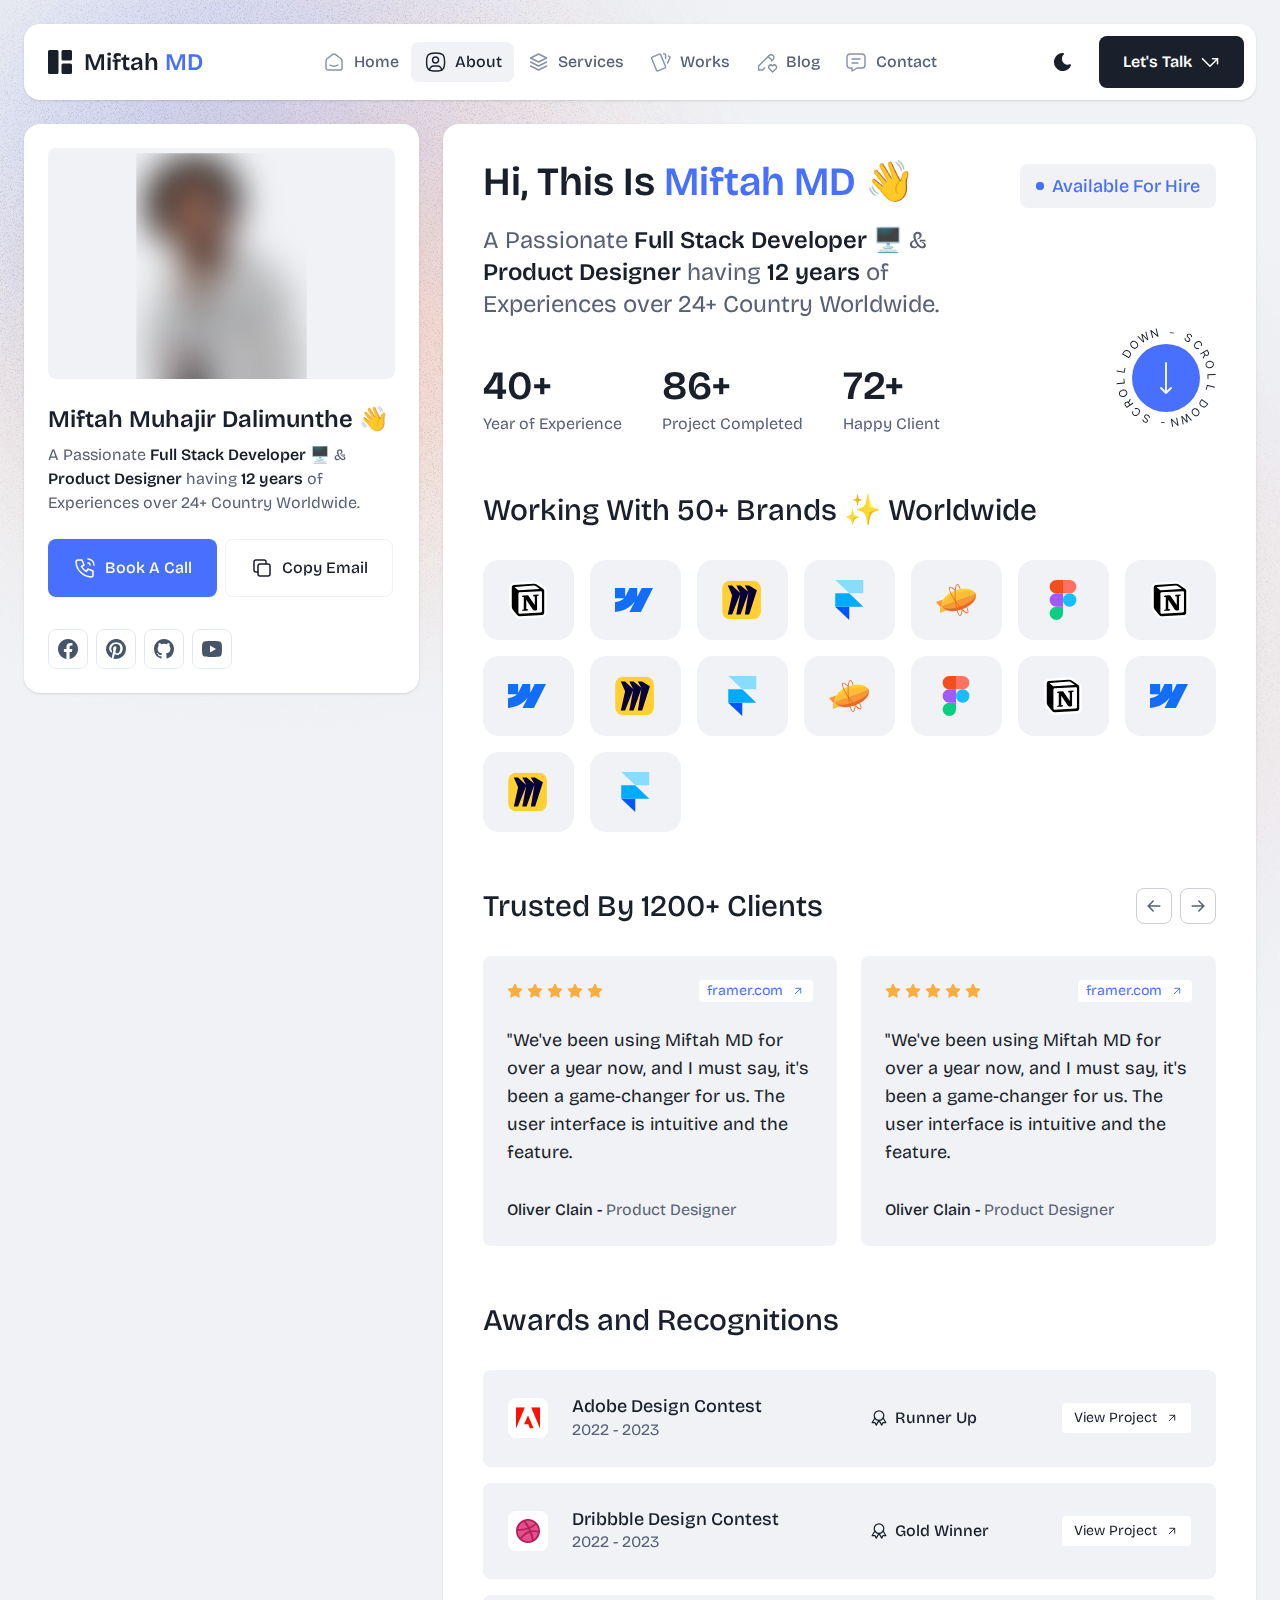
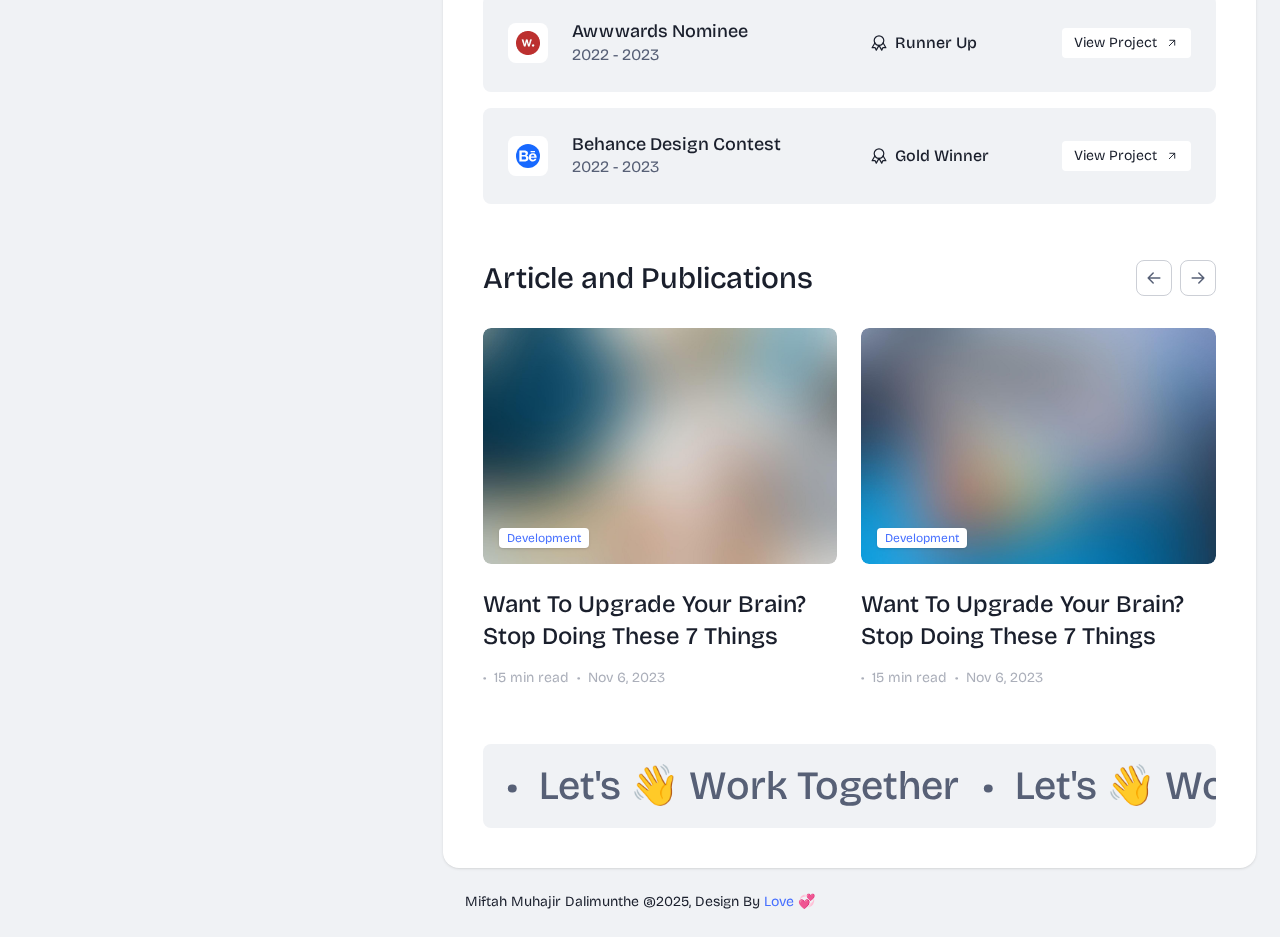
<file: about.html>
<!DOCTYPE html>
<html lang="en" class="h-full">
  <head>
    <!-- Required meta tags -->
    <meta charset="UTF-8" />
    <meta name="viewport" content="width=device-width, initial-scale=1.0" />
    <meta http-equiv="X-UA-Compatible" content="ie=edge" />

    <!-- Title -->
    <title>Miftah Muhajir Dalimunthe</title>

    <!-- Favicon -->
    <link rel="icon" href="assets/img/favicon.svg" type="image/svg+xml" />

    <!-- Fonts -->
    <link rel="preconnect" href="https://fonts.googleapis.com" />
    <link rel="preconnect" href="https://fonts.gstatic.com" crossorigin />
    <link
      href="https://fonts.googleapis.com/css2?family=Bricolage+Grotesque:opsz,wght@12..96,300;12..96,400;12..96,500;12..96,600;12..96,700&display=swap"
      rel="stylesheet"
    />

    <!-- Styles -->
    <link
      rel="stylesheet"
      type="text/css"
      href="./assets/css/swiper-bundle.min.css"
    />
    <link
      rel="stylesheet"
      type="text/css"
      href="./assets/css/venobox.min.css"
    />
    <link rel="stylesheet" type="text/css" href="./assets/css/style.css" />
  </head>

  <body
    class="relative h-screen overflow-y-auto overflow-x-hidden bg-light text-dark dark:bg-dark-2 dark:text-light"
  >
    <div
      class="mx-auto flex max-w-screen-2xl flex-col justify-between gap-4 p-4 lg:gap-6 lg:p-6"
    >
      <!-- Header -->
      <header class="sticky top-0 z-50">
        <div class="">
          <div
            class="flex items-center justify-between rounded-2xl bg-white p-3 shadow dark:bg-black dark:shadow-dark"
          >
            <!-- Logo -->
            <a
              href="index.html"
              class="inline-flex items-center gap-3 px-3 text-2xl font-semibold text-dark dark:text-white"
            >
              <svg
                xmlns="http://www.w3.org/2000/svg"
                fill="none"
                viewBox="0 0 24 24"
                class="h-6 w-6"
              >
                <path
                  fill="currentColor"
                  d="M0 1.5A1.5 1.5 0 0 1 1.5 0H9a1.5 1.5 0 0 1 1.5 1.5v21A1.5 1.5 0 0 1 9 24H1.5A1.5 1.5 0 0 1 0 22.5v-21Zm13.5 0A1.5 1.5 0 0 1 15 0h7.5A1.5 1.5 0 0 1 24 1.5V9a1.5 1.5 0 0 1-1.5 1.5H15A1.5 1.5 0 0 1 13.5 9V1.5Zm0 13.5a1.5 1.5 0 0 1 1.5-1.5h7.5A1.5 1.5 0 0 1 24 15v7.5a1.5 1.5 0 0 1-1.5 1.5H15a1.5 1.5 0 0 1-1.5-1.5V15Z"
                />
              </svg>

              <span> Miftah<span class="text-primary"> MD</span> </span>
            </a>

            <!-- Navigation menu -->
            <ul
              class="hidden flex-1 flex-wrap items-center justify-center lg:flex"
            >
              <li class="group/menu-item">
                <a
                  href="index.html"
                  class="group inline-flex items-center gap-2 rounded-lg px-3 py-2 text-center text-base font-medium text-muted transition hover:bg-light hover:text-dark group-[.active]/menu-item:bg-light group-[.active]/menu-item:text-dark dark:hover:bg-dark-2 dark:hover:text-white dark:group-[.active]/menu-item:bg-dark-2 dark:group-[.active]/menu-item:text-white"
                >
                  <svg
                    xmlns="http://www.w3.org/2000/svg"
                    viewBox="0 0 20 20"
                    fill="none"
                    stroke="currentColor"
                    stroke-linecap="round"
                    stroke-linejoin="round"
                    stroke-width="1.2"
                    class="h-6 w-6 text-[#8991A7] transition group-hover:text-dark group-[.active]/menu-item:text-dark dark:group-hover:text-white dark:group-[.active]/menu-item:text-white"
                  >
                    <path
                      d="M15.833 7.258 11.39 3.802a2.222 2.222 0 0 0-2.728 0L4.216 7.258a2.22 2.22 0 0 0-.858 1.754v6a1.667 1.667 0 0 0 1.667 1.667h10a1.667 1.667 0 0 0 1.667-1.666v-6c0-.686-.317-1.334-.859-1.755Z"
                    />
                    <path d="M13.333 12.5c-1.841 1.11-4.826 1.11-6.667 0" />
                  </svg>
                  <span>Home</span>
                </a>
              </li>
              <li class="group/menu-item active">
                <a
                  href="about.html"
                  class="group inline-flex items-center gap-2 rounded-lg px-3 py-2 text-center text-base font-medium text-muted transition hover:bg-light hover:text-dark group-[.active]/menu-item:bg-light group-[.active]/menu-item:text-dark dark:hover:bg-dark-2 dark:hover:text-white dark:group-[.active]/menu-item:bg-dark-2 dark:group-[.active]/menu-item:text-white"
                >
                  <svg
                    xmlns="http://www.w3.org/2000/svg"
                    viewBox="0 0 20 20"
                    fill="none"
                    stroke="currentColor"
                    stroke-linecap="round"
                    stroke-linejoin="round"
                    stroke-width="1.2"
                    class="h-6 w-6 text-[#8991A7] transition group-hover:text-dark group-[.active]/menu-item:text-dark dark:group-hover:text-white dark:group-[.active]/menu-item:text-white"
                  >
                    <path
                      d="M10.5 10.833a2.5 2.5 0 1 0 0-5 2.5 2.5 0 0 0 0 5Z"
                    />
                    <path
                      d="M10.5 2.5c6 0 7.5 1.5 7.5 7.5s-1.5 7.5-7.5 7.5S3 16 3 10s1.5-7.5 7.5-7.5Z"
                    />
                    <path
                      d="M5.5 16.708v-.041a3.333 3.333 0 0 1 3.333-3.334h3.334a3.333 3.333 0 0 1 3.333 3.334v.041"
                    />
                  </svg>
                  <span>About</span>
                </a>
              </li>
              <li class="group/menu-item">
                <a
                  href="services.html"
                  class="group inline-flex items-center gap-2 rounded-lg px-3 py-2 text-center text-base font-medium text-muted transition hover:bg-light hover:text-dark group-[.active]/menu-item:bg-light group-[.active]/menu-item:text-dark dark:hover:bg-dark-2 dark:hover:text-white dark:group-[.active]/menu-item:bg-dark-2 dark:group-[.active]/menu-item:text-white"
                >
                  <svg
                    xmlns="http://www.w3.org/2000/svg"
                    viewBox="0 0 20 20"
                    fill="none"
                    stroke="currentColor"
                    stroke-linecap="round"
                    stroke-linejoin="round"
                    stroke-width="1.2"
                    class="h-6 w-6 text-[#8991A7] transition group-hover:text-dark group-[.active]/menu-item:text-dark dark:group-hover:text-white dark:group-[.active]/menu-item:text-white"
                  >
                    <path
                      d="M10.5 3.333 3.833 6.667 10.5 10l6.667-3.333L10.5 3.333ZM3.833 10l6.667 3.333L17.167 10M3.833 13.333l6.667 3.334 6.667-3.334"
                    />
                  </svg>
                  <span>Services</span>
                </a>
              </li>
              <li class="group/menu-item">
                <a
                  href="portfolio.html"
                  class="group inline-flex items-center gap-2 rounded-lg px-3 py-2 text-center text-base font-medium text-muted transition hover:bg-light hover:text-dark group-[.active]/menu-item:bg-light group-[.active]/menu-item:text-dark dark:hover:bg-dark-2 dark:hover:text-white dark:group-[.active]/menu-item:bg-dark-2 dark:group-[.active]/menu-item:text-white"
                >
                  <svg
                    xmlns="http://www.w3.org/2000/svg"
                    viewBox="0 0 20 20"
                    fill="none"
                    stroke="currentColor"
                    stroke-linecap="round"
                    stroke-linejoin="round"
                    stroke-width="1.2"
                    class="h-6 w-6 text-[#8991A7] transition group-hover:text-dark group-[.active]/menu-item:text-dark dark:group-hover:text-white dark:group-[.active]/menu-item:text-white"
                  >
                    <path
                      d="m3.503 5.998 5.949-2.591a.8.8 0 0 1 1.058.439l4.103 9.918a.834.834 0 0 1-.428 1.087l-5.948 2.59a.8.8 0 0 1-1.059-.438l-4.103-9.92a.833.833 0 0 1 .428-1.085ZM13 3.333h.833a.833.833 0 0 1 .834.834v2.916M17.167 5c.22.093.433.18.64.263a.833.833 0 0 1 .442 1.092l-1.915 4.478"
                    />
                  </svg>
                  <span>Works</span>
                </a>
              </li>
              <li class="group/menu-item">
                <a
                  href="blog.html"
                  class="group inline-flex items-center gap-2 rounded-lg px-3 py-2 text-center text-base font-medium text-muted transition hover:bg-light hover:text-dark group-[.active]/menu-item:bg-light group-[.active]/menu-item:text-dark dark:hover:bg-dark-2 dark:hover:text-white dark:group-[.active]/menu-item:bg-dark-2 dark:group-[.active]/menu-item:text-white"
                >
                  <svg
                    xmlns="http://www.w3.org/2000/svg"
                    viewBox="0 0 20 20"
                    fill="none"
                    stroke="currentColor"
                    stroke-linecap="round"
                    stroke-linejoin="round"
                    stroke-width="1.2"
                    class="h-6 w-6 text-[#8991A7] transition group-hover:text-dark group-[.active]/menu-item:text-dark dark:group-hover:text-white dark:group-[.active]/menu-item:text-white"
                  >
                    <path
                      d="m14.667 9.167 1.25-1.25a2.357 2.357 0 1 0-3.333-3.334l-8.75 8.75v3.334h3.333L8.834 15m2.916-9.583 3.333 3.333m.417 9.583 2.792-2.736a1.785 1.785 0 0 0 .004-2.56 1.87 1.87 0 0 0-2.608-.005l-.186.184-.186-.184a1.869 1.869 0 0 0-2.607-.005 1.787 1.787 0 0 0-.005 2.56l2.796 2.746Z"
                    />
                  </svg>
                  <span>Blog</span>
                </a>
              </li>
              <li class="group/menu-item">
                <a
                  href="contact.html"
                  class="group inline-flex items-center gap-2 rounded-lg px-3 py-2 text-center text-base font-medium text-muted transition hover:bg-light hover:text-dark group-[.active]/menu-item:bg-light group-[.active]/menu-item:text-dark dark:hover:bg-dark-2 dark:hover:text-white dark:group-[.active]/menu-item:bg-dark-2 dark:group-[.active]/menu-item:text-white"
                >
                  <svg
                    xmlns="http://www.w3.org/2000/svg"
                    viewBox="0 0 20 20"
                    fill="none"
                    stroke="currentColor"
                    stroke-linecap="round"
                    stroke-linejoin="round"
                    stroke-width="1.2"
                    class="h-6 w-6 text-[#8991A7] transition group-hover:text-dark group-[.active]/menu-item:text-dark dark:group-hover:text-white dark:group-[.active]/menu-item:text-white"
                  >
                    <path
                      d="M6.667 7.5h6.666m-6.666 3.333h5M15 3.333a2.5 2.5 0 0 1 2.5 2.5V12.5A2.5 2.5 0 0 1 15 15h-4.167l-4.166 2.5V15H5a2.5 2.5 0 0 1-2.5-2.5V5.833a2.5 2.5 0 0 1 2.5-2.5h10Z"
                    />
                  </svg>
                  <span>Contact</span>
                </a>
              </li>
            </ul>

            <!-- Header buttons -->
            <div class="hidden items-center gap-4 lg:flex">
              <!-- Theme appearance toggler -->
              <div class="">
                <button
                  type="button"
                  class="hs-dark-mode group flex h-10 w-10 items-center justify-center rounded-lg text-center font-medium text-dark transition hover:bg-light hs-dark-mode-active:hidden dark:text-gray-400 dark:hover:text-gray-500"
                  data-hs-theme-click-value="dark"
                >
                  <svg
                    xmlns="http://www.w3.org/2000/svg"
                    fill="currentColor"
                    viewBox="0 0 24 24"
                    class="h-6 w-6"
                  >
                    <path
                      d="M11.8 3a8.656 8.656 0 0 0-4.523 1.28A8.918 8.918 0 0 0 4.04 7.756a9.167 9.167 0 0 0 .44 9.24 8.863 8.863 0 0 0 3.553 3.137 8.633 8.633 0 0 0 4.624.824 8.69 8.69 0 0 0 4.381-1.723 8.973 8.973 0 0 0 2.892-3.78c.3-.738-.419-1.48-1.142-1.179a5.604 5.604 0 0 1-3.892.15 5.74 5.74 0 0 1-3.083-2.431 5.956 5.956 0 0 1-.848-3.886c.17-1.357.8-2.61 1.78-3.541l.069-.072c.485-.567.099-1.488-.668-1.488h-.234l-.06-.005L11.8 3Z"
                    />
                  </svg>
                </button>
                <button
                  type="button"
                  class="hs-dark-mode group hidden h-10 w-10 items-center justify-center rounded-lg text-center font-medium text-dark transition hover:bg-light hs-dark-mode-active:flex dark:text-[#FD7E41] dark:hover:bg-dark dark:hover:text-[#FD7E41]"
                  data-hs-theme-click-value="light"
                >
                  <svg
                    xmlns="http://www.w3.org/2000/svg"
                    fill="currentColor"
                    viewBox="0 0 20 20"
                    class="h-6 w-6"
                  >
                    <path
                      d="M10 15.833a.833.833 0 0 1 .828.736l.005.098v.833a.833.833 0 0 1-1.66.097l-.006-.097v-.833a.833.833 0 0 1 .833-.834Zm5.26-1.741.08.069.582.583a.833.833 0 0 1-1.1 1.248l-.078-.07-.583-.583a.833.833 0 0 1 1.015-1.306l.085.059Zm-9.42.068a.833.833 0 0 1 .068 1.1l-.069.08-.583.582a.833.833 0 0 1-1.248-1.1l.07-.078.583-.583a.833.833 0 0 1 1.178 0ZM3.333 9.167a.833.833 0 0 1 .098 1.66l-.098.006H2.5a.833.833 0 0 1-.098-1.66l.098-.006h.833Zm14.167 0a.833.833 0 0 1 .098 1.66l-.098.006h-.833a.833.833 0 0 1-.098-1.66l.098-.006h.833ZM5.178 4.008l.078.07.583.583a.833.833 0 0 1-1.1 1.247l-.078-.069-.583-.583A.833.833 0 0 1 5.092 3.95l.086.058Zm10.744.069a.833.833 0 0 1 .07 1.1l-.07.079-.583.583a.833.833 0 0 1-1.247-1.1l.069-.078.583-.584a.833.833 0 0 1 1.178 0ZM10 1.667a.833.833 0 0 1 .828.736l.005.097v.833a.833.833 0 0 1-1.66.098l-.006-.098V2.5A.833.833 0 0 1 10 1.667Zm0 4.166a4.167 4.167 0 1 1-4.163 4.348L5.833 10l.004-.18A4.167 4.167 0 0 1 10 5.832Z"
                    />
                  </svg>
                </button>
              </div>

              <a
                href="contact.html"
                class="inline-flex items-center gap-2 rounded-lg bg-dark px-6 py-4 text-center text-base font-semibold leading-tight text-white transition hover:bg-primary dark:bg-dark-2 dark:text-white dark:hover:bg-primary dark:hover:text-white"
              >
                <span>Let's Talk</span>
                <svg
                  xmlns="http://www.w3.org/2000/svg"
                  fill="none"
                  viewBox="0 0 20 20"
                  stroke="currentColor"
                  stroke-linecap="round"
                  stroke-linejoin="round"
                  stroke-width="1.5"
                  class="h-5 w-5"
                >
                  <path d="M17.5 11.667v-5h-5" />
                  <path d="m17.5 6.667-7.5 7.5-7.5-7.5" />
                </svg>
              </a>
            </div>

            <!-- Navigation toggler -->
            <button
              type="button"
              class="text-dark transition dark:text-white/70 lg:hidden"
              data-hs-overlay="#mobile-menu"
              aria-controls="mobile-menu"
              aria-label="Toggle navigation"
            >
              <span class="sr-only">Toggle Navigation</span>
              <svg
                class="h-9 w-9 flex-shrink-0"
                fill="currentColor"
                viewBox="0 0 16 16"
              >
                <path
                  fill-rule="evenodd"
                  d="M2.5 12a.5.5 0 0 1 .5-.5h10a.5.5 0 0 1 0 1H3a.5.5 0 0 1-.5-.5zm0-4a.5.5 0 0 1 .5-.5h10a.5.5 0 0 1 0 1H3a.5.5 0 0 1-.5-.5zm0-4a.5.5 0 0 1 .5-.5h10a.5.5 0 0 1 0 1H3a.5.5 0 0 1-.5-.5z"
                />
              </svg>
            </button>
          </div>
        </div>
      </header>
      <!-- Header end -->

      <!-- Mobile menu -->
      <div
        id="mobile-menu"
        class="hs-overlay fixed bottom-0 start-0 top-0 z-[60] hidden h-full w-64 -translate-x-full transform overflow-y-auto bg-white transition-all duration-300 hs-overlay-open:translate-x-0 dark:bg-black [&::-webkit-scrollbar-thumb]:rounded-full [&::-webkit-scrollbar-thumb]:bg-gray-300 [&::-webkit-scrollbar-track]:bg-gray-100 [&::-webkit-scrollbar]:w-2"
      >
        <div class="flex h-full flex-col justify-between gap-5 p-5">
          <div class="">
            <!-- Logo -->
            <a
              href="index.html"
              class="inline-flex items-center gap-3 px-3 text-2xl font-semibold text-dark dark:text-white"
            >
              <svg
                xmlns="http://www.w3.org/2000/svg"
                fill="none"
                viewBox="0 0 24 24"
                class="h-6 w-6"
              >
                <path
                  fill="currentColor"
                  d="M0 1.5A1.5 1.5 0 0 1 1.5 0H9a1.5 1.5 0 0 1 1.5 1.5v21A1.5 1.5 0 0 1 9 24H1.5A1.5 1.5 0 0 1 0 22.5v-21Zm13.5 0A1.5 1.5 0 0 1 15 0h7.5A1.5 1.5 0 0 1 24 1.5V9a1.5 1.5 0 0 1-1.5 1.5H15A1.5 1.5 0 0 1 13.5 9V1.5Zm0 13.5a1.5 1.5 0 0 1 1.5-1.5h7.5A1.5 1.5 0 0 1 24 15v7.5a1.5 1.5 0 0 1-1.5 1.5H15a1.5 1.5 0 0 1-1.5-1.5V15Z"
                />
              </svg>

              <span> Miftah<span class="text-primary"> MD</span> </span>
            </a>
          </div>

          <ul class="mt-4 flex flex-1 flex-col gap-2">
            <li class="group/menu-item">
              <a
                href="index.html"
                class="group inline-flex w-full items-center gap-2 rounded-lg px-3 py-2 text-center text-base font-medium text-muted transition hover:bg-light hover:text-dark group-[.active]/menu-item:bg-light group-[.active]/menu-item:text-dark dark:hover:bg-dark-2 dark:hover:text-white dark:group-[.active]/menu-item:bg-dark-2 dark:group-[.active]/menu-item:text-white"
              >
                <svg
                  xmlns="http://www.w3.org/2000/svg"
                  viewBox="0 0 20 20"
                  fill="none"
                  stroke="currentColor"
                  stroke-linecap="round"
                  stroke-linejoin="round"
                  stroke-width="1.2"
                  class="h-6 w-6 text-[#8991A7] transition group-hover:text-dark group-[.active]/menu-item:text-dark dark:group-hover:text-white dark:group-[.active]/menu-item:text-white"
                >
                  <path
                    d="M15.833 7.258 11.39 3.802a2.222 2.222 0 0 0-2.728 0L4.216 7.258a2.22 2.22 0 0 0-.858 1.754v6a1.667 1.667 0 0 0 1.667 1.667h10a1.667 1.667 0 0 0 1.667-1.666v-6c0-.686-.317-1.334-.859-1.755Z"
                  />
                  <path d="M13.333 12.5c-1.841 1.11-4.826 1.11-6.667 0" />
                </svg>
                <span>Home</span>
              </a>
            </li>
            <li class="group/menu-item active">
              <a
                href="about.html"
                class="group inline-flex w-full items-center gap-2 rounded-lg px-3 py-2 text-center text-base font-medium text-muted transition hover:bg-light hover:text-dark group-[.active]/menu-item:bg-light group-[.active]/menu-item:text-dark dark:hover:bg-dark-2 dark:hover:text-white dark:group-[.active]/menu-item:bg-dark-2 dark:group-[.active]/menu-item:text-white"
              >
                <svg
                  xmlns="http://www.w3.org/2000/svg"
                  viewBox="0 0 20 20"
                  fill="none"
                  stroke="currentColor"
                  stroke-linecap="round"
                  stroke-linejoin="round"
                  stroke-width="1.2"
                  class="h-6 w-6 text-[#8991A7] transition group-hover:text-dark group-[.active]/menu-item:text-dark dark:group-hover:text-white dark:group-[.active]/menu-item:text-white"
                >
                  <path d="M10.5 10.833a2.5 2.5 0 1 0 0-5 2.5 2.5 0 0 0 0 5Z" />
                  <path
                    d="M10.5 2.5c6 0 7.5 1.5 7.5 7.5s-1.5 7.5-7.5 7.5S3 16 3 10s1.5-7.5 7.5-7.5Z"
                  />
                  <path
                    d="M5.5 16.708v-.041a3.333 3.333 0 0 1 3.333-3.334h3.334a3.333 3.333 0 0 1 3.333 3.334v.041"
                  />
                </svg>
                <span>About</span>
              </a>
            </li>
            <li class="group/menu-item">
              <a
                href="services.html"
                class="group inline-flex w-full items-center gap-2 rounded-lg px-3 py-2 text-center text-base font-medium text-muted transition hover:bg-light hover:text-dark group-[.active]/menu-item:bg-light group-[.active]/menu-item:text-dark dark:hover:bg-dark-2 dark:hover:text-white dark:group-[.active]/menu-item:bg-dark-2 dark:group-[.active]/menu-item:text-white"
              >
                <svg
                  xmlns="http://www.w3.org/2000/svg"
                  viewBox="0 0 20 20"
                  fill="none"
                  stroke="currentColor"
                  stroke-linecap="round"
                  stroke-linejoin="round"
                  stroke-width="1.2"
                  class="h-6 w-6 text-[#8991A7] transition group-hover:text-dark group-[.active]/menu-item:text-dark dark:group-hover:text-white dark:group-[.active]/menu-item:text-white"
                >
                  <path
                    d="M10.5 3.333 3.833 6.667 10.5 10l6.667-3.333L10.5 3.333ZM3.833 10l6.667 3.333L17.167 10M3.833 13.333l6.667 3.334 6.667-3.334"
                  />
                </svg>
                <span>Services</span>
              </a>
            </li>
            <li class="group/menu-item">
              <a
                href="portfolio.html"
                class="group inline-flex w-full items-center gap-2 rounded-lg px-3 py-2 text-center text-base font-medium text-muted transition hover:bg-light hover:text-dark group-[.active]/menu-item:bg-light group-[.active]/menu-item:text-dark dark:hover:bg-dark-2 dark:hover:text-white dark:group-[.active]/menu-item:bg-dark-2 dark:group-[.active]/menu-item:text-white"
              >
                <svg
                  xmlns="http://www.w3.org/2000/svg"
                  viewBox="0 0 20 20"
                  fill="none"
                  stroke="currentColor"
                  stroke-linecap="round"
                  stroke-linejoin="round"
                  stroke-width="1.2"
                  class="h-6 w-6 text-[#8991A7] transition group-hover:text-dark group-[.active]/menu-item:text-dark dark:group-hover:text-white dark:group-[.active]/menu-item:text-white"
                >
                  <path
                    d="m3.503 5.998 5.949-2.591a.8.8 0 0 1 1.058.439l4.103 9.918a.834.834 0 0 1-.428 1.087l-5.948 2.59a.8.8 0 0 1-1.059-.438l-4.103-9.92a.833.833 0 0 1 .428-1.085ZM13 3.333h.833a.833.833 0 0 1 .834.834v2.916M17.167 5c.22.093.433.18.64.263a.833.833 0 0 1 .442 1.092l-1.915 4.478"
                  />
                </svg>
                <span>Works</span>
              </a>
            </li>
            <li class="group/menu-item">
              <a
                href="blog.html"
                class="group inline-flex w-full items-center gap-2 rounded-lg px-3 py-2 text-center text-base font-medium text-muted transition hover:bg-light hover:text-dark group-[.active]/menu-item:bg-light group-[.active]/menu-item:text-dark dark:hover:bg-dark-2 dark:hover:text-white dark:group-[.active]/menu-item:bg-dark-2 dark:group-[.active]/menu-item:text-white"
              >
                <svg
                  xmlns="http://www.w3.org/2000/svg"
                  viewBox="0 0 20 20"
                  fill="none"
                  stroke="currentColor"
                  stroke-linecap="round"
                  stroke-linejoin="round"
                  stroke-width="1.2"
                  class="h-6 w-6 text-[#8991A7] transition group-hover:text-dark group-[.active]/menu-item:text-dark dark:group-hover:text-white dark:group-[.active]/menu-item:text-white"
                >
                  <path
                    d="m14.667 9.167 1.25-1.25a2.357 2.357 0 1 0-3.333-3.334l-8.75 8.75v3.334h3.333L8.834 15m2.916-9.583 3.333 3.333m.417 9.583 2.792-2.736a1.785 1.785 0 0 0 .004-2.56 1.87 1.87 0 0 0-2.608-.005l-.186.184-.186-.184a1.869 1.869 0 0 0-2.607-.005 1.787 1.787 0 0 0-.005 2.56l2.796 2.746Z"
                  />
                </svg>
                <span>Blog</span>
              </a>
            </li>
            <li class="group/menu-item">
              <a
                href="contact.html"
                class="group inline-flex w-full items-center gap-2 rounded-lg px-3 py-2 text-center text-base font-medium text-muted transition hover:bg-light hover:text-dark group-[.active]/menu-item:bg-light group-[.active]/menu-item:text-dark dark:hover:bg-dark-2 dark:hover:text-white dark:group-[.active]/menu-item:bg-dark-2 dark:group-[.active]/menu-item:text-white"
              >
                <svg
                  xmlns="http://www.w3.org/2000/svg"
                  viewBox="0 0 20 20"
                  fill="none"
                  stroke="currentColor"
                  stroke-linecap="round"
                  stroke-linejoin="round"
                  stroke-width="1.2"
                  class="h-6 w-6 text-[#8991A7] transition group-hover:text-dark group-[.active]/menu-item:text-dark dark:group-hover:text-white dark:group-[.active]/menu-item:text-white"
                >
                  <path
                    d="M6.667 7.5h6.666m-6.666 3.333h5M15 3.333a2.5 2.5 0 0 1 2.5 2.5V12.5A2.5 2.5 0 0 1 15 15h-4.167l-4.166 2.5V15H5a2.5 2.5 0 0 1-2.5-2.5V5.833a2.5 2.5 0 0 1 2.5-2.5h10Z"
                  />
                </svg>
                <span>Contact</span>
              </a>
            </li>
          </ul>

          <div class="flex flex-col gap-3">
            <button
              data-hs-theme-click-value="dark"
              class="hs-dark-mode flex w-full items-center justify-start gap-2 rounded-lg px-4 py-2 text-center text-sm text-muted transition hover:bg-light hs-dark-mode-active:hidden dark:hover:bg-dark dark:hover:text-white"
            >
              <svg
                xmlns="http://www.w3.org/2000/svg"
                fill="currentColor"
                viewBox="0 0 24 24"
                class="h-6 w-6"
              >
                <path
                  d="M11.8 3a8.656 8.656 0 0 0-4.523 1.28A8.918 8.918 0 0 0 4.04 7.756a9.167 9.167 0 0 0 .44 9.24 8.863 8.863 0 0 0 3.553 3.137 8.633 8.633 0 0 0 4.624.824 8.69 8.69 0 0 0 4.381-1.723 8.973 8.973 0 0 0 2.892-3.78c.3-.738-.419-1.48-1.142-1.179a5.604 5.604 0 0 1-3.892.15 5.74 5.74 0 0 1-3.083-2.431 5.956 5.956 0 0 1-.848-3.886c.17-1.357.8-2.61 1.78-3.541l.069-.072c.485-.567.099-1.488-.668-1.488h-.234l-.06-.005L11.8 3Z"
                />
              </svg>

              <span>Change appearance</span>
            </button>

            <button
              data-hs-theme-click-value="light"
              class="hs-dark-mode hidden w-full items-center justify-start gap-2 rounded-lg px-4 py-2 text-center text-sm text-muted transition hover:bg-light hs-dark-mode-active:flex dark:hover:bg-dark dark:hover:text-white"
            >
              <svg
                xmlns="http://www.w3.org/2000/svg"
                fill="currentColor"
                viewBox="0 0 24 24"
                class="h-6 w-6"
              >
                <path
                  d="M10 15.833a.833.833 0 0 1 .828.736l.005.098v.833a.833.833 0 0 1-1.66.097l-.006-.097v-.833a.833.833 0 0 1 .833-.834Zm5.26-1.741.08.069.582.583a.833.833 0 0 1-1.1 1.248l-.078-.07-.583-.583a.833.833 0 0 1 1.015-1.306l.085.059Zm-9.42.068a.833.833 0 0 1 .068 1.1l-.069.08-.583.582a.833.833 0 0 1-1.248-1.1l.07-.078.583-.583a.833.833 0 0 1 1.178 0ZM3.333 9.167a.833.833 0 0 1 .098 1.66l-.098.006H2.5a.833.833 0 0 1-.098-1.66l.098-.006h.833Zm14.167 0a.833.833 0 0 1 .098 1.66l-.098.006h-.833a.833.833 0 0 1-.098-1.66l.098-.006h.833ZM5.178 4.008l.078.07.583.583a.833.833 0 0 1-1.1 1.247l-.078-.069-.583-.583A.833.833 0 0 1 5.092 3.95l.086.058Zm10.744.069a.833.833 0 0 1 .07 1.1l-.07.079-.583.583a.833.833 0 0 1-1.247-1.1l.069-.078.583-.584a.833.833 0 0 1 1.178 0ZM10 1.667a.833.833 0 0 1 .828.736l.005.097v.833a.833.833 0 0 1-1.66.098l-.006-.098V2.5A.833.833 0 0 1 10 1.667Zm0 4.166a4.167 4.167 0 1 1-4.163 4.348L5.833 10l.004-.18A4.167 4.167 0 0 1 10 5.832Z"
                />
              </svg>

              <span>Change appearance</span>
            </button>

            <a
              href="contact.html"
              class="inline-flex w-full items-center justify-center gap-2 rounded-lg bg-dark px-6 py-4 text-center text-base font-semibold leading-tight text-white transition hover:bg-primary dark:bg-dark-2 dark:text-white dark:hover:bg-primary dark:hover:text-white"
            >
              <span>Let's Talk</span>
              <svg
                xmlns="http://www.w3.org/2000/svg"
                fill="none"
                viewBox="0 0 20 20"
                stroke="currentColor"
                stroke-linecap="round"
                stroke-linejoin="round"
                stroke-width="1.5"
                class="h-5 w-5"
              >
                <path d="M17.5 11.667v-5h-5" />
                <path d="m17.5 6.667-7.5 7.5-7.5-7.5" />
              </svg>
            </a>
          </div>
        </div>
      </div>

      <main class="grid grid-cols-1 gap-4 lg:grid-cols-3 lg:gap-6">
        <!-- Intro -->
        <div class="">
          <div
            class="rounded-2xl bg-white p-6 shadow dark:bg-black dark:shadow-dark lg:sticky lg:top-24"
          >
            <div
              class="aspect-6/4 overflow-hidden rounded-lg bg-light pt-4 text-center dark:bg-dark-2"
            >
              <img
                src="assets/img/profile.png"
                alt=""
                class="inline-block h-full w-full scale-110 object-contain object-bottom"
              />
            </div>

            <div class="mt-6">
              <h3 class="text-2xl font-semibold dark:text-light">
                Miftah Muhajir Dalimunthe 👋
              </h3>
              <p class="mt-2 text-muted dark:text-light/70">
                A Passionate
                <span class="font-semibold text-dark dark:text-white">
                  Full Stack Developer
                </span>
                🖥️ &
                <span class="font-semibold text-dark dark:text-white">
                  Product Designer
                </span>
                having
                <span class="font-semibold text-dark dark:text-white">
                  12 years
                </span>
                of Experiences over 24+ Country Worldwide.
              </p>

              <!-- CTA buttons -->
              <div class="mt-6 flex flex-wrap gap-2">
                <a
                  href="#"
                  class="inline-flex items-center gap-x-2 rounded-lg border border-transparent bg-primary px-6 py-4 font-medium text-white transition hover:bg-blue-600 focus:outline-none focus:ring disabled:pointer-events-none disabled:opacity-50"
                >
                  <svg
                    xmlns="http://www.w3.org/2000/svg"
                    viewBox="0 0 24 24"
                    fill="none"
                    stroke="currentColor"
                    stroke-linecap="round"
                    stroke-linejoin="round"
                    stroke-width="1.5"
                    class="h-6 w-6"
                  >
                    <path
                      d="M5 4h4l2 5-2.5 1.5a11 11 0 0 0 5 5L15 13l5 2v4a2 2 0 0 1-2 2A16 16 0 0 1 3 6a2 2 0 0 1 2-2Zm10 3a2 2 0 0 1 2 2m-2-6a6 6 0 0 1 6 6"
                    />
                  </svg>
                  <span>Book A Call</span>
                </a>
                <button
                  type="button"
                  data-clipboard-text="me@miftahmuhajirdalimunthe.com"
                  data-clipboard-action="copy"
                  data-clipboard-success-text="Copied to clipboard"
                  class="js-clipboard hs-tooltip inline-flex items-center gap-x-2 rounded-lg border border-light bg-transparent px-6 py-4 font-medium text-dark transition [--trigger:focus] hover:bg-light focus:outline-none focus:ring disabled:pointer-events-none disabled:opacity-50 dark:border-dark dark:text-light/70 dark:hover:bg-dark dark:hover:text-white"
                >
                  <svg
                    xmlns="http://www.w3.org/2000/svg"
                    viewBox="0 0 24 24"
                    fill="none"
                    stroke="currentColor"
                    stroke-linecap="round"
                    stroke-linejoin="round"
                    stroke-width="1.5"
                    class="h-6 w-6"
                  >
                    <path
                      d="M8 10a2 2 0 0 1 2-2h8a2 2 0 0 1 2 2v8a2 2 0 0 1-2 2h-8a2 2 0 0 1-2-2v-8Z"
                    />
                    <path
                      d="M16 8V6a2 2 0 0 0-2-2H6a2 2 0 0 0-2 2v8a2 2 0 0 0 2 2h2"
                    />
                  </svg>
                  <span>Copy Email</span>

                  <span
                    class="hs-tooltip-content invisible z-10 hidden rounded-lg bg-gray-900 px-2 py-1 text-xs font-medium text-white opacity-0 shadow-sm transition-opacity hs-tooltip-shown:visible hs-tooltip-shown:opacity-100 dark:bg-slate-700"
                    role="tooltip"
                  >
                    Copied to clipboard
                  </span>
                </button>
              </div>

              <!-- Social -->
              <div class="mt-8 flex flex-wrap items-center gap-2">
                <a
                  href="#"
                  class="flex h-10 w-10 items-center justify-center rounded-lg border border-slate-200 bg-transparent text-center text-slate-600 transition hover:text-primary focus:outline-none focus:ring disabled:pointer-events-none disabled:opacity-50 dark:border-transparent dark:bg-dark-2 dark:text-slate-500 dark:hover:text-primary"
                >
                  <svg
                    xmlns="http://www.w3.org/2000/svg"
                    viewBox="0 0 24 24"
                    fill="currentColor"
                    class="h-6 w-6"
                  >
                    <path
                      d="M12 2C6.477 2 2 6.477 2 12c0 4.991 3.657 9.128 8.438 9.879V14.89h-2.54V12h2.54V9.797c0-2.506 1.492-3.89 3.777-3.89 1.094 0 2.238.195 2.238.195v2.46h-1.26c-1.243 0-1.63.771-1.63 1.562V12h2.773l-.443 2.89h-2.33v6.989C18.343 21.129 22 16.99 22 12c0-5.523-4.477-10-10-10Z"
                    />
                  </svg>
                </a>
                <a
                  href="#"
                  class="flex h-10 w-10 items-center justify-center rounded-lg border border-slate-200 bg-transparent text-center text-slate-600 transition hover:text-primary focus:outline-none focus:ring disabled:pointer-events-none disabled:opacity-50 dark:border-transparent dark:bg-dark-2 dark:text-slate-500 dark:hover:text-primary"
                >
                  <svg
                    xmlns="http://www.w3.org/2000/svg"
                    viewBox="0 0 24 24"
                    fill="currentColor"
                    class="h-6 w-6"
                  >
                    <path
                      d="M13.37 2.094A10.003 10.003 0 0 0 8.002 21.17a7.757 7.757 0 0 1 .163-2.293c.185-.839 1.296-5.463 1.296-5.463a3.74 3.74 0 0 1-.324-1.577c0-1.485.857-2.593 1.923-2.593a1.334 1.334 0 0 1 1.342 1.508c0 .9-.578 2.262-.88 3.54a1.544 1.544 0 0 0 1.575 1.923c1.898 0 3.17-2.431 3.17-5.301 0-2.2-1.457-3.848-4.143-3.848a4.746 4.746 0 0 0-4.93 4.794 2.96 2.96 0 0 0 .648 1.97.48.48 0 0 1 .162.554c-.046.184-.162.623-.208.784a.354.354 0 0 1-.51.254c-1.384-.554-2.036-2.077-2.036-3.816 0-2.847 2.384-6.255 7.154-6.255 3.796 0 6.32 2.777 6.32 5.747 0 3.909-2.177 6.848-5.394 6.848a2.862 2.862 0 0 1-2.454-1.246s-.578 2.316-.692 2.754a8.026 8.026 0 0 1-1.019 2.131c.923.28 1.882.42 2.846.416a9.99 9.99 0 0 0 9.996-10.003 10.002 10.002 0 0 0-8.635-9.903l-.002-.001Z"
                    />
                  </svg>
                </a>
                <a
                  href="#"
                  class="flex h-10 w-10 items-center justify-center rounded-lg border border-slate-200 bg-transparent text-center text-slate-600 transition hover:text-primary focus:outline-none focus:ring disabled:pointer-events-none disabled:opacity-50 dark:border-transparent dark:bg-dark-2 dark:text-slate-500 dark:hover:text-primary"
                >
                  <svg
                    xmlns="http://www.w3.org/2000/svg"
                    viewBox="0 0 24 24"
                    fill="currentColor"
                    class="h-6 w-6"
                  >
                    <path
                      d="M12 2C6.475 2 2 6.475 2 12a9.994 9.994 0 0 0 6.838 9.488c.5.087.687-.213.687-.476 0-.237-.013-1.024-.013-1.862-2.512.463-3.162-.612-3.362-1.175-.113-.288-.6-1.175-1.025-1.413-.35-.187-.85-.65-.013-.662.788-.013 1.35.725 1.538 1.025.9 1.512 2.338 1.087 2.912.825.088-.65.35-1.087.638-1.337-2.225-.25-4.55-1.113-4.55-4.938 0-1.088.387-1.987 1.025-2.688-.1-.25-.45-1.275.1-2.65 0 0 .837-.262 2.75 1.026a9.28 9.28 0 0 1 2.5-.338c.85 0 1.7.112 2.5.337 1.912-1.3 2.75-1.024 2.75-1.024.55 1.375.2 2.4.1 2.65.637.7 1.025 1.587 1.025 2.687 0 3.838-2.337 4.688-4.562 4.938.362.312.675.912.675 1.85 0 1.337-.013 2.412-.013 2.75 0 .262.188.574.688.474A10.016 10.016 0 0 0 22 12c0-5.525-4.475-10-10-10Z"
                    />
                  </svg>
                </a>
                <a
                  href="#"
                  class="flex h-10 w-10 items-center justify-center rounded-lg border border-slate-200 bg-transparent text-center text-slate-600 transition hover:text-primary focus:outline-none focus:ring disabled:pointer-events-none disabled:opacity-50 dark:border-transparent dark:bg-dark-2 dark:text-slate-500 dark:hover:text-primary"
                >
                  <svg
                    xmlns="http://www.w3.org/2000/svg"
                    viewBox="0 0 24 24"
                    fill="currentColor"
                    class="h-6 w-6"
                  >
                    <path
                      d="M21.543 6.498C22 8.28 22 12 22 12s0 3.72-.457 5.502c-.254.985-.997 1.76-1.938 2.022C17.896 20 12 20 12 20s-5.893 0-7.605-.476c-.945-.266-1.687-1.04-1.938-2.022C2 15.72 2 12 2 12s0-3.72.457-5.502c.254-.985.997-1.76 1.938-2.022C6.107 4 12 4 12 4s5.896 0 7.605.476c.945.266 1.687 1.04 1.938 2.022ZM10 15.5l6-3.5-6-3.5v7Z"
                    />
                  </svg>
                </a>
              </div>
            </div>
          </div>
        </div>

        <!-- about -->
        <div
          class="rounded-2xl bg-white p-6 shadow dark:bg-black dark:shadow-dark lg:col-span-2 lg:p-10"
        >
          <div
            class="flex flex-col-reverse items-start gap-6 lg:flex-row lg:gap-10"
          >
            <div class="">
              <h2
                class="text-3xl font-semibold text-dark dark:text-light lg:text-[40px]"
              >
                Hi, This Is <span class="text-primary">Miftah MD</span> 👋
              </h2>
              <p
                class="mt-4 text-lg text-muted dark:text-light/70 lg:mt-6 lg:text-2xl"
              >
                A Passionate
                <span class="font-semibold text-dark dark:text-white">
                  Full Stack Developer
                </span>
                🖥️ &
                <span class="font-semibold text-dark dark:text-white">
                  Product Designer
                </span>
                having
                <span class="font-semibold text-dark dark:text-white">
                  12 years
                </span>
                of Experiences over 24+ Country Worldwide.
              </p>
            </div>
            <div
              class="flex items-center justify-center gap-2 whitespace-nowrap rounded-lg bg-light px-4 py-2 text-center text-base font-medium leading-none text-primary dark:bg-dark-2 lg:text-lg"
            >
              <span class="relative flex h-2 w-2 shrink-0">
                <span
                  class="absolute inline-flex h-full w-full animate-ping rounded-full bg-primary opacity-75 dark:bg-light"
                ></span>
                <span
                  class="relative inline-flex h-2 w-2 rounded-full bg-primary"
                ></span>
              </span>
              <span>Available For Hire</span>
            </div>
          </div>

          <div
            class="mt-8 flex flex-wrap justify-between gap-6 lg:mt-12 lg:gap-10"
          >
            <div class="flex flex-wrap items-start gap-6 lg:gap-10">
              <div class="">
                <h2
                  class="text-3xl font-semibold text-dark dark:text-light lg:text-[40px]"
                >
                  <span>40</span>+
                </h2>
                <p class="mt-2 text-muted">Year of Experience</p>
              </div>
              <div class="">
                <h2
                  class="text-3xl font-semibold text-dark dark:text-light lg:text-[40px]"
                >
                  <span>86</span>+
                </h2>
                <p class="mt-2 text-muted">Project Completed</p>
              </div>
              <div class="">
                <h2
                  class="text-3xl font-semibold text-dark dark:text-light lg:text-[40px]"
                >
                  <span>72</span>+
                </h2>
                <p class="mt-2 text-muted">Happy Client</p>
              </div>
            </div>

            <div
              class="relative -mt-6 hidden h-[100px] w-[100px] p-4 lg:block xl:-mt-10"
            >
              <img
                src="assets/img/circle-text.svg"
                alt=""
                class="absolute inset-0 h-full w-full animate-spin-slow dark:hidden"
              />
              <img
                src="assets/img/circle-text-light.svg"
                alt=""
                class="absolute inset-0 hidden h-full w-full animate-spin-slow dark:block"
              />
              <div
                class="grid h-full w-full place-content-center rounded-full bg-primary text-light"
              >
                <svg
                  xmlns="http://www.w3.org/2000/svg"
                  viewBox="0 0 40 40"
                  fill="none"
                  stroke="currentColor"
                  stroke-linecap="round"
                  stroke-linejoin="round"
                  stroke-width="2"
                  class="h-10 w-10"
                >
                  <path d="M20 5v30m-5-5 5 5 5-5" />
                </svg>
              </div>
            </div>
          </div>

          <!-- Brands -->
          <div class="mt-10 lg:mt-14">
            <h3
              class="text-2xl font-medium text-dark dark:text-light lg:text-3xl"
            >
              Working With 50+ Brands ✨ Worldwide
            </h3>
            <div
              class="mt-8 grid grid-cols-[repeat(auto-fit,_minmax(60px,1fr))] gap-2 lg:grid-cols-[repeat(auto-fit,_minmax(80px,1fr))] lg:gap-4"
            >
              <div
                class="grid h-16 place-content-center rounded-lg bg-light p-3 dark:bg-dark-2 lg:h-20 lg:rounded-2xl lg:p-4"
              >
                <img
                  src="assets/img/notion.svg"
                  alt=""
                  class="h-8 w-8 lg:h-10 lg:w-10"
                />
              </div>
              <div
                class="grid h-16 place-content-center rounded-lg bg-light p-3 dark:bg-dark-2 lg:h-20 lg:rounded-2xl lg:p-4"
              >
                <img
                  src="assets/img/webflow.svg"
                  alt=""
                  class="h-8 w-8 lg:h-10 lg:w-10"
                />
              </div>
              <div
                class="grid h-16 place-content-center rounded-lg bg-light p-3 dark:bg-dark-2 lg:h-20 lg:rounded-2xl lg:p-4"
              >
                <img
                  src="assets/img/mico.svg"
                  alt=""
                  class="h-8 w-8 lg:h-10 lg:w-10"
                />
              </div>
              <div
                class="grid h-16 place-content-center rounded-lg bg-light p-3 dark:bg-dark-2 lg:h-20 lg:rounded-2xl lg:p-4"
              >
                <img
                  src="assets/img/framer.svg"
                  alt=""
                  class="h-8 w-8 lg:h-10 lg:w-10"
                />
              </div>
              <div
                class="grid h-16 place-content-center rounded-lg bg-light p-3 dark:bg-dark-2 lg:h-20 lg:rounded-2xl lg:p-4"
              >
                <img
                  src="assets/img/zeplin.svg"
                  alt=""
                  class="h-8 w-8 lg:h-10 lg:w-10"
                />
              </div>
              <div
                class="grid h-16 place-content-center rounded-lg bg-light p-3 dark:bg-dark-2 lg:h-20 lg:rounded-2xl lg:p-4"
              >
                <img
                  src="assets/img/figma.svg"
                  alt=""
                  class="h-8 w-8 lg:h-10 lg:w-10"
                />
              </div>
              <div
                class="grid h-16 place-content-center rounded-lg bg-light p-3 dark:bg-dark-2 lg:h-20 lg:rounded-2xl lg:p-4"
              >
                <img
                  src="assets/img/notion.svg"
                  alt=""
                  class="h-8 w-8 lg:h-10 lg:w-10"
                />
              </div>
              <div
                class="grid h-16 place-content-center rounded-lg bg-light p-3 dark:bg-dark-2 lg:h-20 lg:rounded-2xl lg:p-4"
              >
                <img
                  src="assets/img/webflow.svg"
                  alt=""
                  class="h-8 w-8 lg:h-10 lg:w-10"
                />
              </div>
              <div
                class="grid h-16 place-content-center rounded-lg bg-light p-3 dark:bg-dark-2 lg:h-20 lg:rounded-2xl lg:p-4"
              >
                <img
                  src="assets/img/mico.svg"
                  alt=""
                  class="h-8 w-8 lg:h-10 lg:w-10"
                />
              </div>
              <div
                class="grid h-16 place-content-center rounded-lg bg-light p-3 dark:bg-dark-2 lg:h-20 lg:rounded-2xl lg:p-4"
              >
                <img
                  src="assets/img/framer.svg"
                  alt=""
                  class="h-8 w-8 lg:h-10 lg:w-10"
                />
              </div>
              <div
                class="grid h-16 place-content-center rounded-lg bg-light p-3 dark:bg-dark-2 lg:h-20 lg:rounded-2xl lg:p-4"
              >
                <img
                  src="assets/img/zeplin.svg"
                  alt=""
                  class="h-8 w-8 lg:h-10 lg:w-10"
                />
              </div>
              <div
                class="grid h-16 place-content-center rounded-lg bg-light p-3 dark:bg-dark-2 lg:h-20 lg:rounded-2xl lg:p-4"
              >
                <img
                  src="assets/img/figma.svg"
                  alt=""
                  class="h-8 w-8 lg:h-10 lg:w-10"
                />
              </div>
              <div
                class="grid h-16 place-content-center rounded-lg bg-light p-3 dark:bg-dark-2 lg:h-20 lg:rounded-2xl lg:p-4"
              >
                <img
                  src="assets/img/notion.svg"
                  alt=""
                  class="h-8 w-8 lg:h-10 lg:w-10"
                />
              </div>
              <div
                class="grid h-16 place-content-center rounded-lg bg-light p-3 dark:bg-dark-2 lg:h-20 lg:rounded-2xl lg:p-4"
              >
                <img
                  src="assets/img/webflow.svg"
                  alt=""
                  class="h-8 w-8 lg:h-10 lg:w-10"
                />
              </div>
              <div
                class="grid h-16 place-content-center rounded-lg bg-light p-3 dark:bg-dark-2 lg:h-20 lg:rounded-2xl lg:p-4"
              >
                <img
                  src="assets/img/mico.svg"
                  alt=""
                  class="h-8 w-8 lg:h-10 lg:w-10"
                />
              </div>
              <div
                class="grid h-16 place-content-center rounded-lg bg-light p-3 dark:bg-dark-2 lg:h-20 lg:rounded-2xl lg:p-4"
              >
                <img
                  src="assets/img/framer.svg"
                  alt=""
                  class="h-8 w-8 lg:h-10 lg:w-10"
                />
              </div>
            </div>
          </div>

          <!-- Reviews -->
          <div class="mt-10 lg:mt-14">
            <div class="flex flex-wrap items-center justify-between gap-6">
              <h3
                class="text-2xl font-medium text-dark dark:text-light lg:text-3xl"
              >
                Trusted By 1200+ Clients
              </h3>

              <div class="flex items-center gap-2">
                <button
                  class="review-carousel-button-prev grid h-9 w-9 place-content-center rounded-lg border border-muted/30 text-muted transition hover:border-primary hover:text-primary"
                >
                  <svg
                    xmlns="http://www.w3.org/2000/svg"
                    viewBox="0 0 20 20"
                    fill="none"
                    stroke="currentColor"
                    stroke-linecap="round"
                    stroke-linejoin="round"
                    stroke-width="1.5"
                    class="h-5 w-5 shrink-0"
                  >
                    <path d="M4.167 10h11.666M4.167 10l5 5m-5-5 5-5" />
                  </svg>
                </button>
                <button
                  class="review-carousel-button-next grid h-9 w-9 place-content-center rounded-lg border border-muted/30 text-muted transition hover:border-primary hover:text-primary"
                >
                  <svg
                    xmlns="http://www.w3.org/2000/svg"
                    viewBox="0 0 20 20"
                    fill="none"
                    stroke="currentColor"
                    stroke-linecap="round"
                    stroke-linejoin="round"
                    stroke-width="1.5"
                    class="h-5 w-5 shrink-0"
                  >
                    <path d="M4.167 10h11.666m-5 5 5-5m-5-5 5 5" />
                  </svg>
                </button>
              </div>
            </div>
            <div class="mt-8">
              <div class="swiper review-carousel">
                <div class="swiper-wrapper">
                  <div class="swiper-slide">
                    <div
                      class="flex h-full flex-col justify-between rounded-lg bg-light p-6 dark:bg-dark-2"
                    >
                      <div
                        class="flex flex-wrap items-center justify-between gap-4"
                      >
                        <!-- stars -->
                        <div class="flex flex-wrap items-center gap-1">
                          <img
                            src="assets/img/star-full.svg"
                            alt=""
                            class="h-4 w-4 shrink-0"
                          />
                          <img
                            src="assets/img/star-full.svg"
                            alt=""
                            class="h-4 w-4 shrink-0"
                          />
                          <img
                            src="assets/img/star-full.svg"
                            alt=""
                            class="h-4 w-4 shrink-0"
                          />
                          <img
                            src="assets/img/star-full.svg"
                            alt=""
                            class="h-4 w-4 shrink-0"
                          />
                          <img
                            src="assets/img/star-full.svg"
                            alt=""
                            class="h-4 w-4 shrink-0"
                          />
                        </div>

                        <a
                          href="#"
                          class="inline-flex items-center gap-2 rounded bg-white px-2 py-1 text-sm leading-none text-primary transition hover:bg-primary hover:text-white dark:bg-black"
                        >
                          <span>framer.com</span>
                          <svg
                            xmlns="http://www.w3.org/2000/svg"
                            viewBox="0 0 14 15"
                            fill="none"
                            stroke="currentColor"
                            stroke-linecap="round"
                            stroke-linejoin="round"
                            class="h-3.5 w-3.5 shrink-0"
                          >
                            <path
                              d="m9.917 4.583-5.834 5.834m.584-5.834h5.25v5.25"
                            />
                          </svg>
                        </a>
                      </div>

                      <blockquote class="mt-6 flex-1 text-lg">
                        "We've been using Miftah MD for over a year now, and I
                        must say, it's been a game-changer for us. The user
                        interface is intuitive and the feature.
                      </blockquote>

                      <p class="mt-8 font-medium">
                        Oliver Clain -
                        <span class="font-normal text-muted">
                          Product Designer
                        </span>
                      </p>
                    </div>
                  </div>

                  <div class="swiper-slide">
                    <div
                      class="flex h-full flex-col justify-between rounded-lg bg-light p-6 dark:bg-dark-2"
                    >
                      <div
                        class="flex flex-wrap items-center justify-between gap-4"
                      >
                        <!-- stars -->
                        <div class="flex flex-wrap items-center gap-1">
                          <img
                            src="assets/img/star-full.svg"
                            alt=""
                            class="h-4 w-4 shrink-0"
                          />
                          <img
                            src="assets/img/star-full.svg"
                            alt=""
                            class="h-4 w-4 shrink-0"
                          />
                          <img
                            src="assets/img/star-full.svg"
                            alt=""
                            class="h-4 w-4 shrink-0"
                          />
                          <img
                            src="assets/img/star-full.svg"
                            alt=""
                            class="h-4 w-4 shrink-0"
                          />
                          <img
                            src="assets/img/star-full.svg"
                            alt=""
                            class="h-4 w-4 shrink-0"
                          />
                        </div>

                        <a
                          href="#"
                          class="inline-flex items-center gap-2 rounded bg-white px-2 py-1 text-sm leading-none text-primary transition hover:bg-primary hover:text-white dark:bg-black"
                        >
                          <span>framer.com</span>
                          <svg
                            xmlns="http://www.w3.org/2000/svg"
                            viewBox="0 0 14 15"
                            fill="none"
                            stroke="currentColor"
                            stroke-linecap="round"
                            stroke-linejoin="round"
                            class="h-3.5 w-3.5 shrink-0"
                          >
                            <path
                              d="m9.917 4.583-5.834 5.834m.584-5.834h5.25v5.25"
                            />
                          </svg>
                        </a>
                      </div>

                      <blockquote class="mt-6 flex-1 text-lg">
                        "We've been using Miftah MD for over a year now, and I
                        must say, it's been a game-changer for us. The user
                        interface is intuitive and the feature.
                      </blockquote>

                      <p class="mt-8 font-medium">
                        Oliver Clain -
                        <span class="font-normal text-muted">
                          Product Designer
                        </span>
                      </p>
                    </div>
                  </div>

                  <div class="swiper-slide">
                    <div
                      class="flex h-full flex-col justify-between rounded-lg bg-light p-6 dark:bg-dark-2"
                    >
                      <div
                        class="flex flex-wrap items-center justify-between gap-4"
                      >
                        <!-- stars -->
                        <div class="flex flex-wrap items-center gap-1">
                          <img
                            src="assets/img/star-full.svg"
                            alt=""
                            class="h-4 w-4 shrink-0"
                          />
                          <img
                            src="assets/img/star-full.svg"
                            alt=""
                            class="h-4 w-4 shrink-0"
                          />
                          <img
                            src="assets/img/star-full.svg"
                            alt=""
                            class="h-4 w-4 shrink-0"
                          />
                          <img
                            src="assets/img/star-full.svg"
                            alt=""
                            class="h-4 w-4 shrink-0"
                          />
                          <img
                            src="assets/img/star-full.svg"
                            alt=""
                            class="h-4 w-4 shrink-0"
                          />
                        </div>

                        <a
                          href="#"
                          class="inline-flex items-center gap-2 rounded bg-white px-2 py-1 text-sm leading-none text-primary transition hover:bg-primary hover:text-white dark:bg-black"
                        >
                          <span>framer.com</span>
                          <svg
                            xmlns="http://www.w3.org/2000/svg"
                            viewBox="0 0 14 15"
                            fill="none"
                            stroke="currentColor"
                            stroke-linecap="round"
                            stroke-linejoin="round"
                            class="h-3.5 w-3.5 shrink-0"
                          >
                            <path
                              d="m9.917 4.583-5.834 5.834m.584-5.834h5.25v5.25"
                            />
                          </svg>
                        </a>
                      </div>

                      <blockquote class="mt-6 flex-1 text-lg">
                        "We've been using Miftah MD for over a year now, and I
                        must say, it's been a game-changer for us. The user
                        interface is intuitive and the feature.
                      </blockquote>

                      <p class="mt-8 font-medium">
                        Oliver Clain -
                        <span class="font-normal text-muted">
                          Product Designer
                        </span>
                      </p>
                    </div>
                  </div>
                </div>
              </div>
            </div>
          </div>

          <!-- Awards -->
          <div class="mt-10 lg:mt-14">
            <h3
              class="text-2xl font-medium text-dark dark:text-light lg:text-3xl"
            >
              Awards and Recognitions
            </h3>

            <div class="mt-8 space-y-4">
              <div
                class="group relative grid grid-cols-1 items-center gap-4 rounded-lg border border-transparent bg-light p-6 transition hover:border-light hover:bg-white dark:bg-dark-2 dark:hover:border-primary dark:hover:bg-black md:grid-cols-4 xl:gap-10"
              >
                <div
                  class="flex flex-col gap-4 md:col-span-2 md:flex-row md:items-center md:gap-6"
                >
                  <div
                    class="grid h-10 w-10 shrink-0 place-content-center rounded-lg bg-white transition group-hover:bg-light dark:bg-black dark:group-hover:bg-dark-2"
                  >
                    <img
                      src="assets/img/adobe.svg"
                      alt=""
                      class="h-6 w-6 shrink-0"
                    />
                  </div>
                  <div class="">
                    <h5
                      class="font-medium leading-tight text-dark dark:text-light xl:text-lg xl:leading-tight"
                    >
                      Adobe Design Contest
                    </h5>
                    <p class="text-muted">2022 - 2023</p>
                  </div>
                </div>

                <div class="flex items-center gap-1.5">
                  <svg
                    xmlns="http://www.w3.org/2000/svg"
                    viewBox="0 0 24 25"
                    fill="none"
                    stroke="currentColor"
                    stroke-linecap="round"
                    stroke-linejoin="round"
                    stroke-width="1.5"
                    class="h-5 w-5 shrink-0"
                  >
                    <path d="M6 9.5a6 6 0 1 0 12 0 6 6 0 0 0-12 0Z" />
                    <path
                      d="m12 15.5 3.4 5.89 1.598-3.233 3.598.232-3.4-5.889m-10.394 0-3.4 5.89L7 18.157l1.598 3.232 3.4-5.889"
                    />
                  </svg>
                  <h5
                    class="font-medium leading-tight text-dark dark:text-light"
                  >
                    Runner Up
                  </h5>
                </div>

                <div class="text-right">
                  <a
                    href="#"
                    class="inline-flex items-center justify-center gap-2 rounded bg-white px-3 py-2 text-center text-sm leading-none text-dark transition after:absolute after:inset-0 after:h-full after:w-full after:content-[''] hover:bg-light hover:text-primary dark:bg-black dark:text-light/70 dark:hover:bg-dark-2 dark:hover:text-primary"
                  >
                    <span>View Project</span>
                    <svg
                      xmlns="http://www.w3.org/2000/svg"
                      viewBox="0 0 14 15"
                      fill="none"
                      stroke="currentColor"
                      stroke-linecap="round"
                      stroke-linejoin="round"
                      class="h-3.5 w-3.5 shrink-0"
                    >
                      <path d="m9.917 4.583-5.834 5.834m.584-5.834h5.25v5.25" />
                    </svg>
                  </a>
                </div>
              </div>
              <div
                class="group relative grid grid-cols-1 items-center gap-4 rounded-lg border border-transparent bg-light p-6 transition hover:border-light hover:bg-white dark:bg-dark-2 dark:hover:border-primary dark:hover:bg-black md:grid-cols-4 xl:gap-10"
              >
                <div
                  class="flex flex-col gap-4 md:col-span-2 md:flex-row md:items-center md:gap-6"
                >
                  <div
                    class="grid h-10 w-10 shrink-0 place-content-center rounded-lg bg-white transition group-hover:bg-light dark:bg-black dark:group-hover:bg-dark-2"
                  >
                    <img
                      src="assets/img/dribbble.svg"
                      alt=""
                      class="h-6 w-6 shrink-0"
                    />
                  </div>
                  <div class="">
                    <h5
                      class="font-medium leading-tight text-dark dark:text-light xl:text-lg xl:leading-tight"
                    >
                      Dribbble Design Contest
                    </h5>
                    <p class="text-muted">2022 - 2023</p>
                  </div>
                </div>

                <div class="flex items-center gap-1.5">
                  <svg
                    xmlns="http://www.w3.org/2000/svg"
                    viewBox="0 0 24 25"
                    fill="none"
                    stroke="currentColor"
                    stroke-linecap="round"
                    stroke-linejoin="round"
                    stroke-width="1.5"
                    class="h-5 w-5 shrink-0"
                  >
                    <path d="M6 9.5a6 6 0 1 0 12 0 6 6 0 0 0-12 0Z" />
                    <path
                      d="m12 15.5 3.4 5.89 1.598-3.233 3.598.232-3.4-5.889m-10.394 0-3.4 5.89L7 18.157l1.598 3.232 3.4-5.889"
                    />
                  </svg>
                  <h5
                    class="font-medium leading-tight text-dark dark:text-light"
                  >
                    Gold Winner
                  </h5>
                </div>

                <div class="text-right">
                  <a
                    href="#"
                    class="inline-flex items-center justify-center gap-2 rounded bg-white px-3 py-2 text-center text-sm leading-none text-dark transition after:absolute after:inset-0 after:h-full after:w-full after:content-[''] hover:bg-light hover:text-primary dark:bg-black dark:text-light/70 dark:hover:bg-dark-2 dark:hover:text-primary"
                  >
                    <span>View Project</span>
                    <svg
                      xmlns="http://www.w3.org/2000/svg"
                      viewBox="0 0 14 15"
                      fill="none"
                      stroke="currentColor"
                      stroke-linecap="round"
                      stroke-linejoin="round"
                      class="h-3.5 w-3.5 shrink-0"
                    >
                      <path d="m9.917 4.583-5.834 5.834m.584-5.834h5.25v5.25" />
                    </svg>
                  </a>
                </div>
              </div>
              <div
                class="group relative grid grid-cols-1 items-center gap-4 rounded-lg border border-transparent bg-light p-6 transition hover:border-light hover:bg-white dark:bg-dark-2 dark:hover:border-primary dark:hover:bg-black md:grid-cols-4 xl:gap-10"
              >
                <div
                  class="flex flex-col gap-4 md:col-span-2 md:flex-row md:items-center md:gap-6"
                >
                  <div
                    class="grid h-10 w-10 shrink-0 place-content-center rounded-lg bg-white transition group-hover:bg-light dark:bg-black dark:group-hover:bg-dark-2"
                  >
                    <img
                      src="assets/img/awwwards.png"
                      alt=""
                      class="h-6 w-6 shrink-0"
                    />
                  </div>
                  <div class="">
                    <h5
                      class="font-medium leading-tight text-dark dark:text-light xl:text-lg xl:leading-tight"
                    >
                      Awwwards Nominee
                    </h5>
                    <p class="text-muted">2022 - 2023</p>
                  </div>
                </div>

                <div class="flex items-center gap-1.5">
                  <svg
                    xmlns="http://www.w3.org/2000/svg"
                    viewBox="0 0 24 25"
                    fill="none"
                    stroke="currentColor"
                    stroke-linecap="round"
                    stroke-linejoin="round"
                    stroke-width="1.5"
                    class="h-5 w-5 shrink-0"
                  >
                    <path d="M6 9.5a6 6 0 1 0 12 0 6 6 0 0 0-12 0Z" />
                    <path
                      d="m12 15.5 3.4 5.89 1.598-3.233 3.598.232-3.4-5.889m-10.394 0-3.4 5.89L7 18.157l1.598 3.232 3.4-5.889"
                    />
                  </svg>
                  <h5
                    class="font-medium leading-tight text-dark dark:text-light"
                  >
                    Runner Up
                  </h5>
                </div>

                <div class="text-right">
                  <a
                    href="#"
                    class="inline-flex items-center justify-center gap-2 rounded bg-white px-3 py-2 text-center text-sm leading-none text-dark transition after:absolute after:inset-0 after:h-full after:w-full after:content-[''] hover:bg-light hover:text-primary dark:bg-black dark:text-light/70 dark:hover:bg-dark-2 dark:hover:text-primary"
                  >
                    <span>View Project</span>
                    <svg
                      xmlns="http://www.w3.org/2000/svg"
                      viewBox="0 0 14 15"
                      fill="none"
                      stroke="currentColor"
                      stroke-linecap="round"
                      stroke-linejoin="round"
                      class="h-3.5 w-3.5 shrink-0"
                    >
                      <path d="m9.917 4.583-5.834 5.834m.584-5.834h5.25v5.25" />
                    </svg>
                  </a>
                </div>
              </div>
              <div
                class="group relative grid grid-cols-1 items-center gap-4 rounded-lg border border-transparent bg-light p-6 transition hover:border-light hover:bg-white dark:bg-dark-2 dark:hover:border-primary dark:hover:bg-black md:grid-cols-4 xl:gap-10"
              >
                <div
                  class="flex flex-col gap-4 md:col-span-2 md:flex-row md:items-center md:gap-6"
                >
                  <div
                    class="grid h-10 w-10 shrink-0 place-content-center rounded-lg bg-white transition group-hover:bg-light dark:bg-black dark:group-hover:bg-dark-2"
                  >
                    <img
                      src="assets/img/behance.svg"
                      alt=""
                      class="h-6 w-6 shrink-0"
                    />
                  </div>
                  <div class="">
                    <h5
                      class="font-medium leading-tight text-dark dark:text-light xl:text-lg xl:leading-tight"
                    >
                      Behance Design Contest
                    </h5>
                    <p class="text-muted">2022 - 2023</p>
                  </div>
                </div>

                <div class="flex items-center gap-1.5">
                  <svg
                    xmlns="http://www.w3.org/2000/svg"
                    viewBox="0 0 24 25"
                    fill="none"
                    stroke="currentColor"
                    stroke-linecap="round"
                    stroke-linejoin="round"
                    stroke-width="1.5"
                    class="h-5 w-5 shrink-0"
                  >
                    <path d="M6 9.5a6 6 0 1 0 12 0 6 6 0 0 0-12 0Z" />
                    <path
                      d="m12 15.5 3.4 5.89 1.598-3.233 3.598.232-3.4-5.889m-10.394 0-3.4 5.89L7 18.157l1.598 3.232 3.4-5.889"
                    />
                  </svg>
                  <h5
                    class="font-medium leading-tight text-dark dark:text-light"
                  >
                    Gold Winner
                  </h5>
                </div>

                <div class="text-right">
                  <a
                    href="#"
                    class="inline-flex items-center justify-center gap-2 rounded bg-white px-3 py-2 text-center text-sm leading-none text-dark transition after:absolute after:inset-0 after:h-full after:w-full after:content-[''] hover:bg-light hover:text-primary dark:bg-black dark:text-light/70 dark:hover:bg-dark-2 dark:hover:text-primary"
                  >
                    <span>View Project</span>
                    <svg
                      xmlns="http://www.w3.org/2000/svg"
                      viewBox="0 0 14 15"
                      fill="none"
                      stroke="currentColor"
                      stroke-linecap="round"
                      stroke-linejoin="round"
                      class="h-3.5 w-3.5 shrink-0"
                    >
                      <path d="m9.917 4.583-5.834 5.834m.584-5.834h5.25v5.25" />
                    </svg>
                  </a>
                </div>
              </div>
            </div>
          </div>

          <!-- Blog -->
          <div class="mt-10 lg:mt-14">
            <div class="flex flex-wrap items-center justify-between gap-6">
              <h3
                class="text-2xl font-medium text-dark dark:text-light lg:text-3xl"
              >
                Article and Publications
              </h3>

              <div class="flex items-center gap-2">
                <button
                  class="blog-carousel-button-prev grid h-9 w-9 place-content-center rounded-lg border border-muted/30 text-muted transition hover:border-primary hover:text-primary"
                >
                  <svg
                    xmlns="http://www.w3.org/2000/svg"
                    viewBox="0 0 20 20"
                    fill="none"
                    stroke="currentColor"
                    stroke-linecap="round"
                    stroke-linejoin="round"
                    stroke-width="1.5"
                    class="h-5 w-5 shrink-0"
                  >
                    <path d="M4.167 10h11.666M4.167 10l5 5m-5-5 5-5" />
                  </svg>
                </button>
                <button
                  class="blog-carousel-button-next grid h-9 w-9 place-content-center rounded-lg border border-muted/30 text-muted transition hover:border-primary hover:text-primary"
                >
                  <svg
                    xmlns="http://www.w3.org/2000/svg"
                    viewBox="0 0 20 20"
                    fill="none"
                    stroke="currentColor"
                    stroke-linecap="round"
                    stroke-linejoin="round"
                    stroke-width="1.5"
                    class="h-5 w-5 shrink-0"
                  >
                    <path d="M4.167 10h11.666m-5 5 5-5m-5-5 5 5" />
                  </svg>
                </button>
              </div>
            </div>

            <div class="mt-8">
              <div class="swiper blog-carousel">
                <div class="swiper-wrapper">
                  <div class="swiper-slide">
                    <div class="">
                      <div class="relative">
                        <a
                          href="article.html"
                          class="group block aspect-6/4 overflow-hidden rounded-lg"
                        >
                          <img
                            src="assets/img/blog-img-1.jpg"
                            alt=""
                            class="h-full w-full rounded-lg object-cover transition duration-700 group-hover:scale-105"
                          />
                        </a>

                        <!-- Tags -->
                        <div
                          class="absolute bottom-4 left-4 flex flex-wrap gap-2"
                        >
                          <a
                            href="#"
                            class="inline-flex items-center justify-center gap-2 rounded bg-white px-2 py-1 text-center text-xs leading-none text-primary shadow transition hover:bg-primary hover:text-white"
                          >
                            Development
                          </a>
                        </div>
                      </div>
                      <div class="mt-6">
                        <h2 class="text-xl font-medium xl:text-2xl">
                          <a
                            href="article.html"
                            class="inline-block text-dark transition hover:text-primary dark:text-light/70 dark:hover:text-primary"
                          >
                            Want To Upgrade Your Brain? Stop Doing These 7
                            Things
                          </a>
                        </h2>

                        <ul class="mt-4 flex flex-wrap items-center gap-2">
                          <li
                            class="relative text-sm text-muted/50 before:mr-1 before:content-['\2022'] dark:text-muted"
                          >
                            15 min read
                          </li>
                          <li
                            class="relative text-sm text-muted/50 before:mr-1 before:content-['\2022'] dark:text-muted"
                          >
                            Nov 6, 2023
                          </li>
                        </ul>
                      </div>
                    </div>
                  </div>
                  <div class="swiper-slide">
                    <div class="">
                      <div class="relative">
                        <a
                          href="article.html"
                          class="group block aspect-6/4 overflow-hidden rounded-lg"
                        >
                          <img
                            src="assets/img/blog-img-2.jpg"
                            alt=""
                            class="h-full w-full rounded-lg object-cover transition duration-700 group-hover:scale-105"
                          />
                        </a>

                        <!-- Tags -->
                        <div
                          class="absolute bottom-4 left-4 flex flex-wrap gap-2"
                        >
                          <a
                            href="#"
                            class="inline-flex items-center justify-center gap-2 rounded bg-white px-2 py-1 text-center text-xs leading-none text-primary shadow transition hover:bg-primary hover:text-white"
                          >
                            Development
                          </a>
                        </div>
                      </div>
                      <div class="mt-6">
                        <h2 class="text-xl font-medium xl:text-2xl">
                          <a
                            href="article.html"
                            class="inline-block text-dark transition hover:text-primary dark:text-light/70 dark:hover:text-primary"
                          >
                            Want To Upgrade Your Brain? Stop Doing These 7
                            Things
                          </a>
                        </h2>

                        <ul class="mt-4 flex flex-wrap items-center gap-2">
                          <li
                            class="relative text-sm text-muted/50 before:mr-1 before:content-['\2022'] dark:text-muted"
                          >
                            15 min read
                          </li>
                          <li
                            class="relative text-sm text-muted/50 before:mr-1 before:content-['\2022'] dark:text-muted"
                          >
                            Nov 6, 2023
                          </li>
                        </ul>
                      </div>
                    </div>
                  </div>
                  <div class="swiper-slide">
                    <div class="">
                      <div class="relative">
                        <a
                          href="article.html"
                          class="group block aspect-6/4 overflow-hidden rounded-lg"
                        >
                          <img
                            src="assets/img/blog-img-3.jpg"
                            alt=""
                            class="h-full w-full rounded-lg object-cover transition duration-700 group-hover:scale-105"
                          />
                        </a>

                        <!-- Tags -->
                        <div
                          class="absolute bottom-4 left-4 flex flex-wrap gap-2"
                        >
                          <a
                            href="#"
                            class="inline-flex items-center justify-center gap-2 rounded bg-white px-2 py-1 text-center text-xs leading-none text-primary shadow transition hover:bg-primary hover:text-white"
                          >
                            Development
                          </a>
                        </div>
                      </div>
                      <div class="mt-6">
                        <h2 class="text-xl font-medium xl:text-2xl">
                          <a
                            href="article.html"
                            class="inline-block text-dark transition hover:text-primary dark:text-light/70 dark:hover:text-primary"
                          >
                            Want To Upgrade Your Brain? Stop Doing These 7
                            Things
                          </a>
                        </h2>

                        <ul class="mt-4 flex flex-wrap items-center gap-2">
                          <li
                            class="relative text-sm text-muted/50 before:mr-1 before:content-['\2022'] dark:text-muted"
                          >
                            15 min read
                          </li>
                          <li
                            class="relative text-sm text-muted/50 before:mr-1 before:content-['\2022'] dark:text-muted"
                          >
                            Nov 6, 2023
                          </li>
                        </ul>
                      </div>
                    </div>
                  </div>
                </div>
              </div>
            </div>
          </div>

          <!-- Contact -->
          <div class="mt-10 lg:mt-14">
            <div
              class="group flex gap-6 overflow-hidden rounded-lg bg-light p-6 dark:bg-dark-2"
            >
              <div
                class="relative flex min-w-full shrink-0 animate-infinite-scroll gap-6 group-hover:[animation-play-state:paused]"
              >
                <a
                  href="contact.html"
                  class="relative inline-block whitespace-nowrap text-3xl font-medium text-muted transition before:mr-3 before:content-['\2022'] hover:text-dark dark:text-muted dark:hover:text-white md:text-[40px]"
                >
                  Let's 👋 Work Together
                </a>
                <a
                  href="contact.html"
                  class="relative inline-block whitespace-nowrap text-3xl font-medium text-muted transition before:mr-3 before:content-['\2022'] hover:text-dark dark:text-muted dark:hover:text-white md:text-[40px]"
                >
                  Let's 👋 Work Together
                </a>
              </div>
              <div
                class="relative flex min-w-full shrink-0 animate-infinite-scroll gap-6 group-hover:[animation-play-state:paused]"
              >
                <a
                  href="contact.html"
                  class="relative inline-block whitespace-nowrap text-3xl font-medium text-muted transition before:mr-3 before:content-['\2022'] hover:text-dark dark:text-muted dark:hover:text-white md:text-[40px]"
                >
                  Let's 👋 Work Together
                </a>
                <a
                  href="contact.html"
                  class="relative inline-block whitespace-nowrap text-3xl font-medium text-muted transition before:mr-3 before:content-['\2022'] hover:text-dark dark:text-muted dark:hover:text-white md:text-[40px]"
                >
                  Let's 👋 Work Together
                </a>
              </div>
            </div>
          </div>
        </div>
      </main>

      <!-- Footer -->
      <footer class="text-center">
        <p class="text-sm dark:text-light/70">
          Miftah Muhajir Dalimunthe @2025, Design By
          <a
            href="#"
            class="inline-block border-b border-b-transparent text-primary transition hover:border-b-primary hover:text-blue-600"
          >
            Love 💞
          </a>
        </p>
      </footer>
    </div>

    <div class="shapes">
      <div
        class="fixed -left-1/2 -top-1/2 -z-10 animate-spin-very-slow xl:-left-[20%] xl:-top-1/3"
      >
        <img src="assets/img/gradient-1.png" alt="" class="" />
      </div>

      <div
        class="fixed -right-[50%] top-[10%] -z-10 animate-spin-very-slow xl:-right-[15%] xl:top-[10%]"
      >
        <img src="assets/img/gradient-2.png" alt="" class="" />
      </div>

      <div class="move-with-cursor fixed left-[10%] top-[20%] -z-10">
        <img src="assets/img/object-3d-1.png" alt="" class="" />
      </div>

      <div class="move-with-cursor fixed bottom-[20%] right-[10%] -z-10">
        <img src="assets/img/object-3d-2.png" alt="" class="" />
      </div>
    </div>

    <script src="./assets/js/preline.js"></script>
    <script src="./assets/js/swiper-bundle.min.js"></script>
    <script src="./assets/js/venobox.min.js"></script>
    <script src="./assets/js/clipboard.min.js"></script>
    <script src="./assets/js/main.js"></script>
  </body>
</html>
</file>
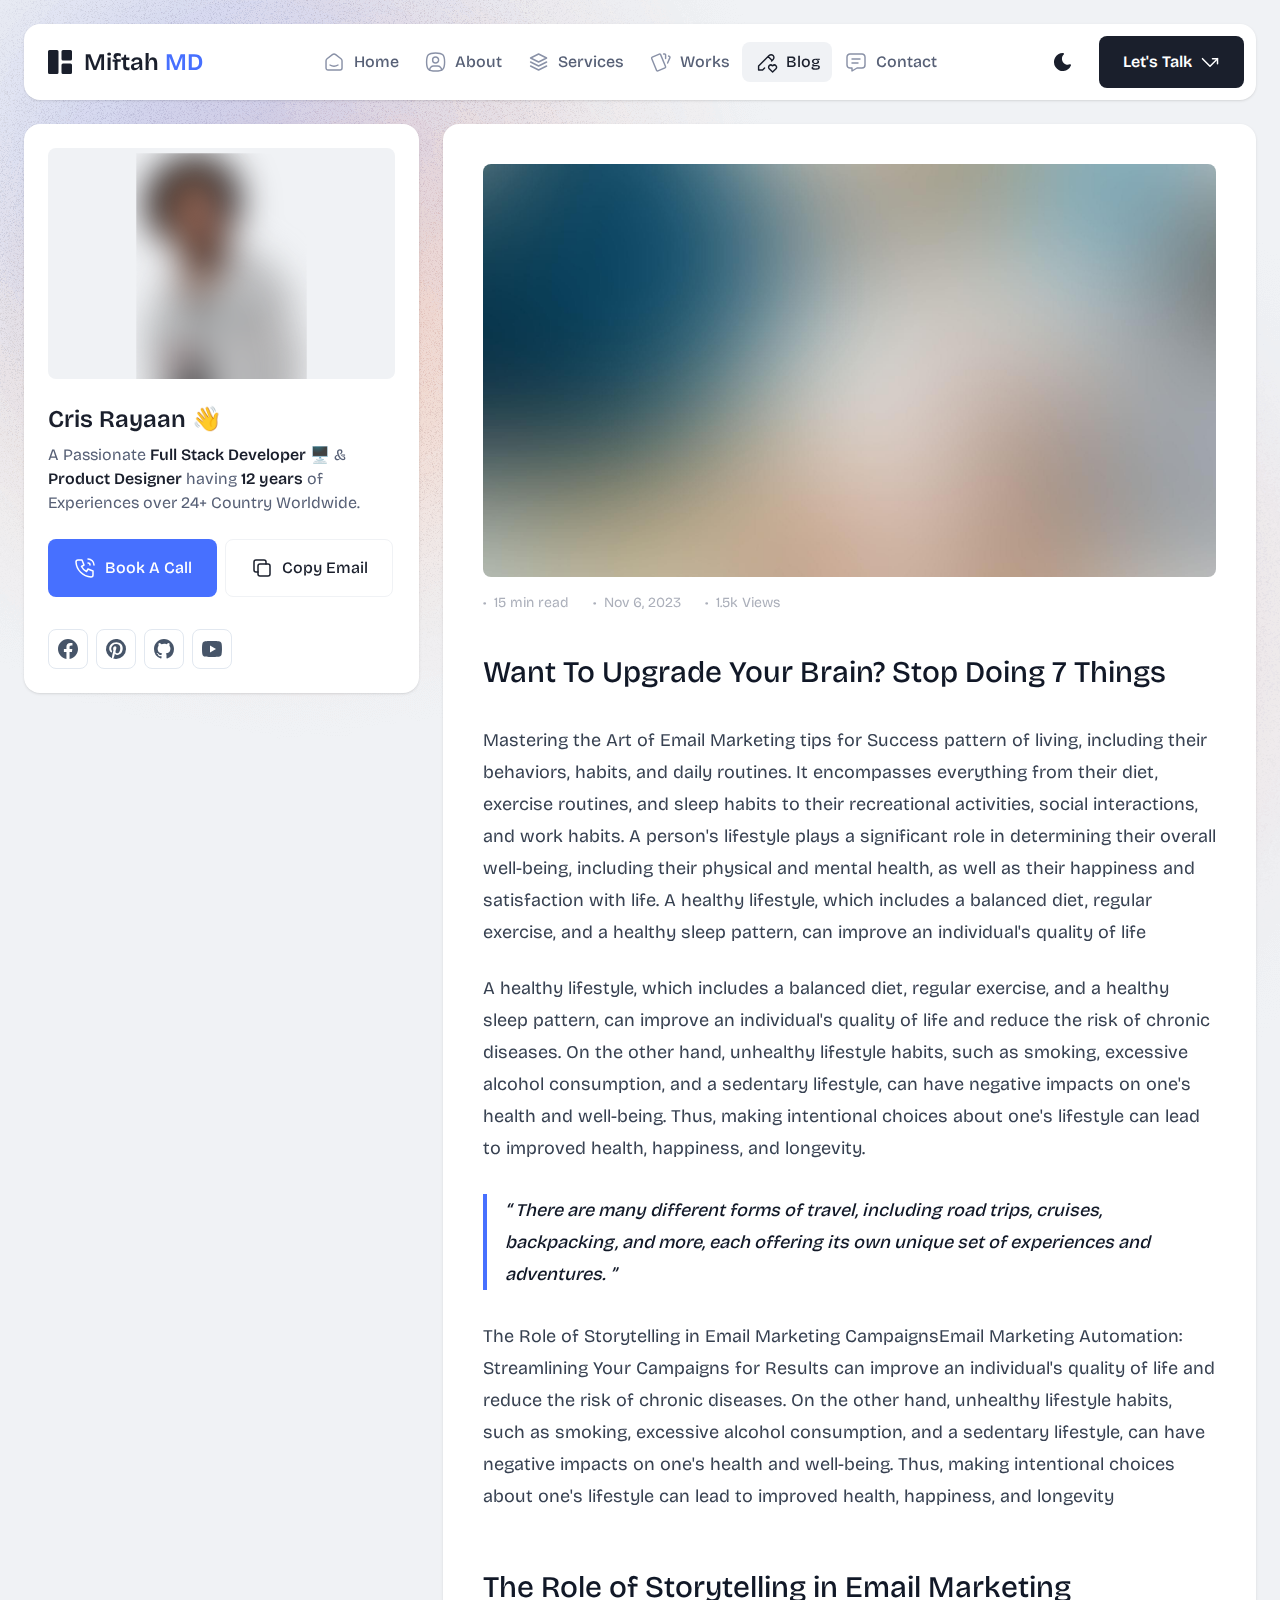
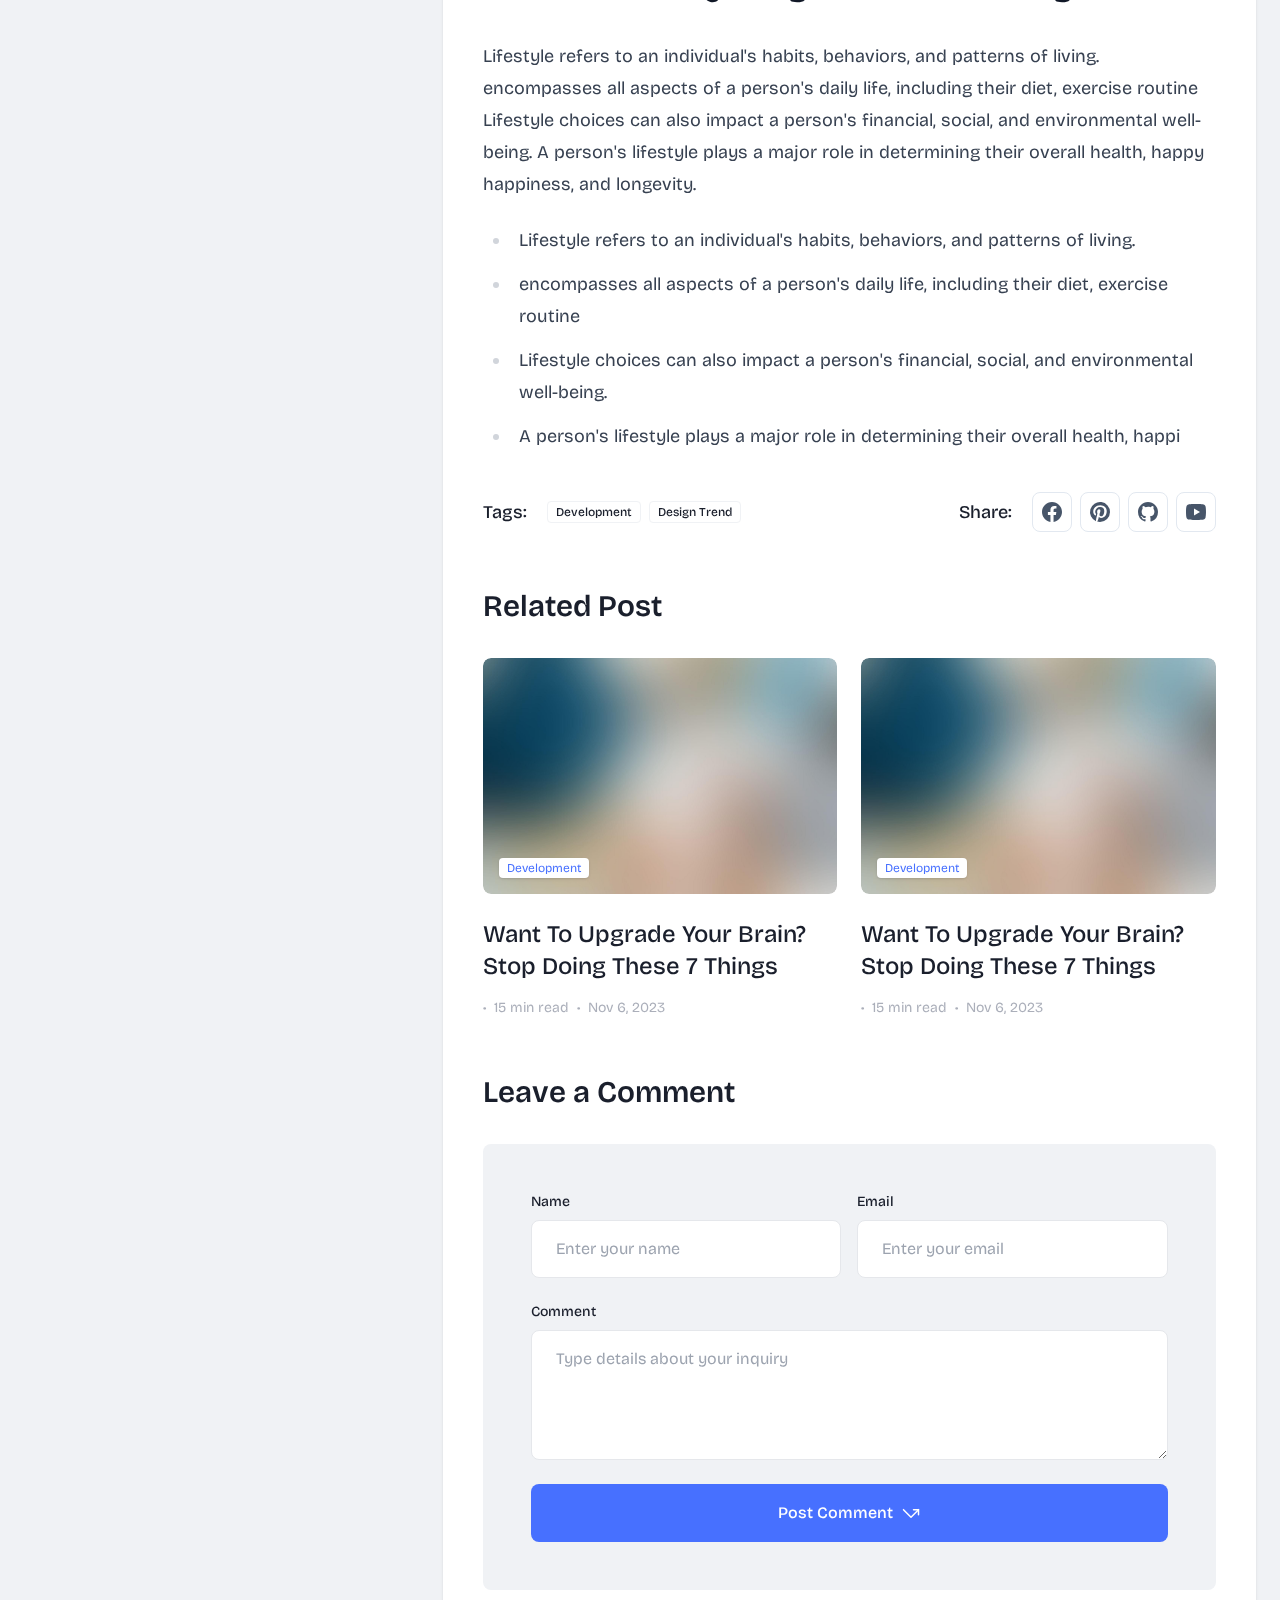
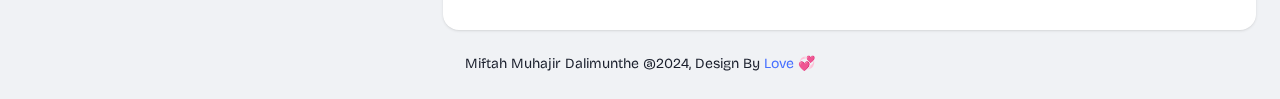
<file: article.html>
<!DOCTYPE html>
<html lang="en" class="h-full">
  <head>
    <!-- Required meta tags -->
    <meta charset="UTF-8" />
    <meta name="viewport" content="width=device-width, initial-scale=1.0" />
    <meta http-equiv="X-UA-Compatible" content="ie=edge" />

    <!-- Title -->
    <title>Miftah Muhajir Dalimunthe</title>

    <!-- Favicon -->
    <link rel="icon" href="assets/img/favicon.svg" type="image/svg+xml" />

    <!-- Fonts -->
    <link rel="preconnect" href="https://fonts.googleapis.com" />
    <link rel="preconnect" href="https://fonts.gstatic.com" crossorigin />
    <link
      href="https://fonts.googleapis.com/css2?family=Bricolage+Grotesque:opsz,wght@12..96,300;12..96,400;12..96,500;12..96,600;12..96,700&display=swap"
      rel="stylesheet"
    />

    <!-- Styles -->
    <link
      rel="stylesheet"
      type="text/css"
      href="./assets/css/swiper-bundle.min.css"
    />
    <link
      rel="stylesheet"
      type="text/css"
      href="./assets/css/venobox.min.css"
    />
    <link rel="stylesheet" type="text/css" href="./assets/css/style.css" />
  </head>

  <body
    class="relative h-screen overflow-y-auto overflow-x-hidden bg-light text-dark dark:bg-dark-2 dark:text-light"
  >
    <div
      class="mx-auto flex max-w-screen-2xl flex-col justify-between gap-4 p-4 lg:gap-6 lg:p-6"
    >
      <!-- Header -->
      <header class="sticky top-0 z-50">
        <div class="">
          <div
            class="flex items-center justify-between rounded-2xl bg-white p-3 shadow dark:bg-black dark:shadow-dark"
          >
            <!-- Logo -->
            <a
              href="index.html"
              class="inline-flex items-center gap-3 px-3 text-2xl font-semibold text-dark dark:text-white"
            >
              <svg
                xmlns="http://www.w3.org/2000/svg"
                fill="none"
                viewBox="0 0 24 24"
                class="h-6 w-6"
              >
                <path
                  fill="currentColor"
                  d="M0 1.5A1.5 1.5 0 0 1 1.5 0H9a1.5 1.5 0 0 1 1.5 1.5v21A1.5 1.5 0 0 1 9 24H1.5A1.5 1.5 0 0 1 0 22.5v-21Zm13.5 0A1.5 1.5 0 0 1 15 0h7.5A1.5 1.5 0 0 1 24 1.5V9a1.5 1.5 0 0 1-1.5 1.5H15A1.5 1.5 0 0 1 13.5 9V1.5Zm0 13.5a1.5 1.5 0 0 1 1.5-1.5h7.5A1.5 1.5 0 0 1 24 15v7.5a1.5 1.5 0 0 1-1.5 1.5H15a1.5 1.5 0 0 1-1.5-1.5V15Z"
                />
              </svg>

              <span> Miftah <span class="text-primary">MD</span> </span>
            </a>

            <!-- Navigation menu -->
            <ul
              class="hidden flex-1 flex-wrap items-center justify-center lg:flex"
            >
              <li class="group/menu-item">
                <a
                  href="index.html"
                  class="group inline-flex items-center gap-2 rounded-lg px-3 py-2 text-center text-base font-medium text-muted transition hover:bg-light hover:text-dark group-[.active]/menu-item:bg-light group-[.active]/menu-item:text-dark dark:hover:bg-dark-2 dark:hover:text-white dark:group-[.active]/menu-item:bg-dark-2 dark:group-[.active]/menu-item:text-white"
                >
                  <svg
                    xmlns="http://www.w3.org/2000/svg"
                    viewBox="0 0 20 20"
                    fill="none"
                    stroke="currentColor"
                    stroke-linecap="round"
                    stroke-linejoin="round"
                    stroke-width="1.2"
                    class="h-6 w-6 text-[#8991A7] transition group-hover:text-dark group-[.active]/menu-item:text-dark dark:group-hover:text-white dark:group-[.active]/menu-item:text-white"
                  >
                    <path
                      d="M15.833 7.258 11.39 3.802a2.222 2.222 0 0 0-2.728 0L4.216 7.258a2.22 2.22 0 0 0-.858 1.754v6a1.667 1.667 0 0 0 1.667 1.667h10a1.667 1.667 0 0 0 1.667-1.666v-6c0-.686-.317-1.334-.859-1.755Z"
                    />
                    <path d="M13.333 12.5c-1.841 1.11-4.826 1.11-6.667 0" />
                  </svg>
                  <span>Home</span>
                </a>
              </li>
              <li class="group/menu-item">
                <a
                  href="about.html"
                  class="group inline-flex items-center gap-2 rounded-lg px-3 py-2 text-center text-base font-medium text-muted transition hover:bg-light hover:text-dark group-[.active]/menu-item:bg-light group-[.active]/menu-item:text-dark dark:hover:bg-dark-2 dark:hover:text-white dark:group-[.active]/menu-item:bg-dark-2 dark:group-[.active]/menu-item:text-white"
                >
                  <svg
                    xmlns="http://www.w3.org/2000/svg"
                    viewBox="0 0 20 20"
                    fill="none"
                    stroke="currentColor"
                    stroke-linecap="round"
                    stroke-linejoin="round"
                    stroke-width="1.2"
                    class="h-6 w-6 text-[#8991A7] transition group-hover:text-dark group-[.active]/menu-item:text-dark dark:group-hover:text-white dark:group-[.active]/menu-item:text-white"
                  >
                    <path
                      d="M10.5 10.833a2.5 2.5 0 1 0 0-5 2.5 2.5 0 0 0 0 5Z"
                    />
                    <path
                      d="M10.5 2.5c6 0 7.5 1.5 7.5 7.5s-1.5 7.5-7.5 7.5S3 16 3 10s1.5-7.5 7.5-7.5Z"
                    />
                    <path
                      d="M5.5 16.708v-.041a3.333 3.333 0 0 1 3.333-3.334h3.334a3.333 3.333 0 0 1 3.333 3.334v.041"
                    />
                  </svg>
                  <span>About</span>
                </a>
              </li>
              <li class="group/menu-item">
                <a
                  href="services.html"
                  class="group inline-flex items-center gap-2 rounded-lg px-3 py-2 text-center text-base font-medium text-muted transition hover:bg-light hover:text-dark group-[.active]/menu-item:bg-light group-[.active]/menu-item:text-dark dark:hover:bg-dark-2 dark:hover:text-white dark:group-[.active]/menu-item:bg-dark-2 dark:group-[.active]/menu-item:text-white"
                >
                  <svg
                    xmlns="http://www.w3.org/2000/svg"
                    viewBox="0 0 20 20"
                    fill="none"
                    stroke="currentColor"
                    stroke-linecap="round"
                    stroke-linejoin="round"
                    stroke-width="1.2"
                    class="h-6 w-6 text-[#8991A7] transition group-hover:text-dark group-[.active]/menu-item:text-dark dark:group-hover:text-white dark:group-[.active]/menu-item:text-white"
                  >
                    <path
                      d="M10.5 3.333 3.833 6.667 10.5 10l6.667-3.333L10.5 3.333ZM3.833 10l6.667 3.333L17.167 10M3.833 13.333l6.667 3.334 6.667-3.334"
                    />
                  </svg>
                  <span>Services</span>
                </a>
              </li>
              <li class="group/menu-item">
                <a
                  href="portfolio.html"
                  class="group inline-flex items-center gap-2 rounded-lg px-3 py-2 text-center text-base font-medium text-muted transition hover:bg-light hover:text-dark group-[.active]/menu-item:bg-light group-[.active]/menu-item:text-dark dark:hover:bg-dark-2 dark:hover:text-white dark:group-[.active]/menu-item:bg-dark-2 dark:group-[.active]/menu-item:text-white"
                >
                  <svg
                    xmlns="http://www.w3.org/2000/svg"
                    viewBox="0 0 20 20"
                    fill="none"
                    stroke="currentColor"
                    stroke-linecap="round"
                    stroke-linejoin="round"
                    stroke-width="1.2"
                    class="h-6 w-6 text-[#8991A7] transition group-hover:text-dark group-[.active]/menu-item:text-dark dark:group-hover:text-white dark:group-[.active]/menu-item:text-white"
                  >
                    <path
                      d="m3.503 5.998 5.949-2.591a.8.8 0 0 1 1.058.439l4.103 9.918a.834.834 0 0 1-.428 1.087l-5.948 2.59a.8.8 0 0 1-1.059-.438l-4.103-9.92a.833.833 0 0 1 .428-1.085ZM13 3.333h.833a.833.833 0 0 1 .834.834v2.916M17.167 5c.22.093.433.18.64.263a.833.833 0 0 1 .442 1.092l-1.915 4.478"
                    />
                  </svg>
                  <span>Works</span>
                </a>
              </li>
              <li class="group/menu-item active">
                <a
                  href="blog.html"
                  class="group inline-flex items-center gap-2 rounded-lg px-3 py-2 text-center text-base font-medium text-muted transition hover:bg-light hover:text-dark group-[.active]/menu-item:bg-light group-[.active]/menu-item:text-dark dark:hover:bg-dark-2 dark:hover:text-white dark:group-[.active]/menu-item:bg-dark-2 dark:group-[.active]/menu-item:text-white"
                >
                  <svg
                    xmlns="http://www.w3.org/2000/svg"
                    viewBox="0 0 20 20"
                    fill="none"
                    stroke="currentColor"
                    stroke-linecap="round"
                    stroke-linejoin="round"
                    stroke-width="1.2"
                    class="h-6 w-6 text-[#8991A7] transition group-hover:text-dark group-[.active]/menu-item:text-dark dark:group-hover:text-white dark:group-[.active]/menu-item:text-white"
                  >
                    <path
                      d="m14.667 9.167 1.25-1.25a2.357 2.357 0 1 0-3.333-3.334l-8.75 8.75v3.334h3.333L8.834 15m2.916-9.583 3.333 3.333m.417 9.583 2.792-2.736a1.785 1.785 0 0 0 .004-2.56 1.87 1.87 0 0 0-2.608-.005l-.186.184-.186-.184a1.869 1.869 0 0 0-2.607-.005 1.787 1.787 0 0 0-.005 2.56l2.796 2.746Z"
                    />
                  </svg>
                  <span>Blog</span>
                </a>
              </li>
              <li class="group/menu-item">
                <a
                  href="contact.html"
                  class="group inline-flex items-center gap-2 rounded-lg px-3 py-2 text-center text-base font-medium text-muted transition hover:bg-light hover:text-dark group-[.active]/menu-item:bg-light group-[.active]/menu-item:text-dark dark:hover:bg-dark-2 dark:hover:text-white dark:group-[.active]/menu-item:bg-dark-2 dark:group-[.active]/menu-item:text-white"
                >
                  <svg
                    xmlns="http://www.w3.org/2000/svg"
                    viewBox="0 0 20 20"
                    fill="none"
                    stroke="currentColor"
                    stroke-linecap="round"
                    stroke-linejoin="round"
                    stroke-width="1.2"
                    class="h-6 w-6 text-[#8991A7] transition group-hover:text-dark group-[.active]/menu-item:text-dark dark:group-hover:text-white dark:group-[.active]/menu-item:text-white"
                  >
                    <path
                      d="M6.667 7.5h6.666m-6.666 3.333h5M15 3.333a2.5 2.5 0 0 1 2.5 2.5V12.5A2.5 2.5 0 0 1 15 15h-4.167l-4.166 2.5V15H5a2.5 2.5 0 0 1-2.5-2.5V5.833a2.5 2.5 0 0 1 2.5-2.5h10Z"
                    />
                  </svg>
                  <span>Contact</span>
                </a>
              </li>
            </ul>

            <!-- Header buttons -->
            <div class="hidden items-center gap-4 lg:flex">
              <!-- Theme appearance toggler -->
              <div class="">
                <button
                  type="button"
                  class="hs-dark-mode group flex h-10 w-10 items-center justify-center rounded-lg text-center font-medium text-dark transition hover:bg-light hs-dark-mode-active:hidden dark:text-gray-400 dark:hover:text-gray-500"
                  data-hs-theme-click-value="dark"
                >
                  <svg
                    xmlns="http://www.w3.org/2000/svg"
                    fill="currentColor"
                    viewBox="0 0 24 24"
                    class="h-6 w-6"
                  >
                    <path
                      d="M11.8 3a8.656 8.656 0 0 0-4.523 1.28A8.918 8.918 0 0 0 4.04 7.756a9.167 9.167 0 0 0 .44 9.24 8.863 8.863 0 0 0 3.553 3.137 8.633 8.633 0 0 0 4.624.824 8.69 8.69 0 0 0 4.381-1.723 8.973 8.973 0 0 0 2.892-3.78c.3-.738-.419-1.48-1.142-1.179a5.604 5.604 0 0 1-3.892.15 5.74 5.74 0 0 1-3.083-2.431 5.956 5.956 0 0 1-.848-3.886c.17-1.357.8-2.61 1.78-3.541l.069-.072c.485-.567.099-1.488-.668-1.488h-.234l-.06-.005L11.8 3Z"
                    />
                  </svg>
                </button>
                <button
                  type="button"
                  class="hs-dark-mode group hidden h-10 w-10 items-center justify-center rounded-lg text-center font-medium text-dark transition hover:bg-light hs-dark-mode-active:flex dark:text-[#FD7E41] dark:hover:bg-dark dark:hover:text-[#FD7E41]"
                  data-hs-theme-click-value="light"
                >
                  <svg
                    xmlns="http://www.w3.org/2000/svg"
                    fill="currentColor"
                    viewBox="0 0 20 20"
                    class="h-6 w-6"
                  >
                    <path
                      d="M10 15.833a.833.833 0 0 1 .828.736l.005.098v.833a.833.833 0 0 1-1.66.097l-.006-.097v-.833a.833.833 0 0 1 .833-.834Zm5.26-1.741.08.069.582.583a.833.833 0 0 1-1.1 1.248l-.078-.07-.583-.583a.833.833 0 0 1 1.015-1.306l.085.059Zm-9.42.068a.833.833 0 0 1 .068 1.1l-.069.08-.583.582a.833.833 0 0 1-1.248-1.1l.07-.078.583-.583a.833.833 0 0 1 1.178 0ZM3.333 9.167a.833.833 0 0 1 .098 1.66l-.098.006H2.5a.833.833 0 0 1-.098-1.66l.098-.006h.833Zm14.167 0a.833.833 0 0 1 .098 1.66l-.098.006h-.833a.833.833 0 0 1-.098-1.66l.098-.006h.833ZM5.178 4.008l.078.07.583.583a.833.833 0 0 1-1.1 1.247l-.078-.069-.583-.583A.833.833 0 0 1 5.092 3.95l.086.058Zm10.744.069a.833.833 0 0 1 .07 1.1l-.07.079-.583.583a.833.833 0 0 1-1.247-1.1l.069-.078.583-.584a.833.833 0 0 1 1.178 0ZM10 1.667a.833.833 0 0 1 .828.736l.005.097v.833a.833.833 0 0 1-1.66.098l-.006-.098V2.5A.833.833 0 0 1 10 1.667Zm0 4.166a4.167 4.167 0 1 1-4.163 4.348L5.833 10l.004-.18A4.167 4.167 0 0 1 10 5.832Z"
                    />
                  </svg>
                </button>
              </div>

              <a
                href="contact.html"
                class="inline-flex items-center gap-2 rounded-lg bg-dark px-6 py-4 text-center text-base font-semibold leading-tight text-white transition hover:bg-primary dark:bg-dark-2 dark:text-white dark:hover:bg-primary dark:hover:text-white"
              >
                <span>Let's Talk</span>
                <svg
                  xmlns="http://www.w3.org/2000/svg"
                  fill="none"
                  viewBox="0 0 20 20"
                  stroke="currentColor"
                  stroke-linecap="round"
                  stroke-linejoin="round"
                  stroke-width="1.5"
                  class="h-5 w-5"
                >
                  <path d="M17.5 11.667v-5h-5" />
                  <path d="m17.5 6.667-7.5 7.5-7.5-7.5" />
                </svg>
              </a>
            </div>

            <!-- Navigation toggler -->
            <button
              type="button"
              class="text-dark transition dark:text-white/70 lg:hidden"
              data-hs-overlay="#mobile-menu"
              aria-controls="mobile-menu"
              aria-label="Toggle navigation"
            >
              <span class="sr-only">Toggle Navigation</span>
              <svg
                class="h-9 w-9 flex-shrink-0"
                fill="currentColor"
                viewBox="0 0 16 16"
              >
                <path
                  fill-rule="evenodd"
                  d="M2.5 12a.5.5 0 0 1 .5-.5h10a.5.5 0 0 1 0 1H3a.5.5 0 0 1-.5-.5zm0-4a.5.5 0 0 1 .5-.5h10a.5.5 0 0 1 0 1H3a.5.5 0 0 1-.5-.5zm0-4a.5.5 0 0 1 .5-.5h10a.5.5 0 0 1 0 1H3a.5.5 0 0 1-.5-.5z"
                />
              </svg>
            </button>
          </div>
        </div>
      </header>
      <!-- Header end -->

      <!-- Mobile menu -->
      <div
        id="mobile-menu"
        class="hs-overlay fixed bottom-0 start-0 top-0 z-[60] hidden h-full w-64 -translate-x-full transform overflow-y-auto bg-white transition-all duration-300 hs-overlay-open:translate-x-0 dark:bg-black [&::-webkit-scrollbar-thumb]:rounded-full [&::-webkit-scrollbar-thumb]:bg-gray-300 [&::-webkit-scrollbar-track]:bg-gray-100 [&::-webkit-scrollbar]:w-2"
      >
        <div class="flex h-full flex-col justify-between gap-5 p-5">
          <div class="">
            <!-- Logo -->
            <a
              href="index.html"
              class="inline-flex items-center gap-3 px-3 text-2xl font-semibold text-dark dark:text-white"
            >
              <svg
                xmlns="http://www.w3.org/2000/svg"
                fill="none"
                viewBox="0 0 24 24"
                class="h-6 w-6"
              >
                <path
                  fill="currentColor"
                  d="M0 1.5A1.5 1.5 0 0 1 1.5 0H9a1.5 1.5 0 0 1 1.5 1.5v21A1.5 1.5 0 0 1 9 24H1.5A1.5 1.5 0 0 1 0 22.5v-21Zm13.5 0A1.5 1.5 0 0 1 15 0h7.5A1.5 1.5 0 0 1 24 1.5V9a1.5 1.5 0 0 1-1.5 1.5H15A1.5 1.5 0 0 1 13.5 9V1.5Zm0 13.5a1.5 1.5 0 0 1 1.5-1.5h7.5A1.5 1.5 0 0 1 24 15v7.5a1.5 1.5 0 0 1-1.5 1.5H15a1.5 1.5 0 0 1-1.5-1.5V15Z"
                />
              </svg>

              <span> Bento<span class="text-primary">Folio</span> </span>
            </a>
          </div>

          <ul class="mt-4 flex flex-1 flex-col gap-2">
            <li class="group/menu-item">
              <a
                href="index.html"
                class="group inline-flex w-full items-center gap-2 rounded-lg px-3 py-2 text-center text-base font-medium text-muted transition hover:bg-light hover:text-dark group-[.active]/menu-item:bg-light group-[.active]/menu-item:text-dark dark:hover:bg-dark-2 dark:hover:text-white dark:group-[.active]/menu-item:bg-dark-2 dark:group-[.active]/menu-item:text-white"
              >
                <svg
                  xmlns="http://www.w3.org/2000/svg"
                  viewBox="0 0 20 20"
                  fill="none"
                  stroke="currentColor"
                  stroke-linecap="round"
                  stroke-linejoin="round"
                  stroke-width="1.2"
                  class="h-6 w-6 text-[#8991A7] transition group-hover:text-dark group-[.active]/menu-item:text-dark dark:group-hover:text-white dark:group-[.active]/menu-item:text-white"
                >
                  <path
                    d="M15.833 7.258 11.39 3.802a2.222 2.222 0 0 0-2.728 0L4.216 7.258a2.22 2.22 0 0 0-.858 1.754v6a1.667 1.667 0 0 0 1.667 1.667h10a1.667 1.667 0 0 0 1.667-1.666v-6c0-.686-.317-1.334-.859-1.755Z"
                  />
                  <path d="M13.333 12.5c-1.841 1.11-4.826 1.11-6.667 0" />
                </svg>
                <span>Home</span>
              </a>
            </li>
            <li class="group/menu-item">
              <a
                href="about.html"
                class="group inline-flex w-full items-center gap-2 rounded-lg px-3 py-2 text-center text-base font-medium text-muted transition hover:bg-light hover:text-dark group-[.active]/menu-item:bg-light group-[.active]/menu-item:text-dark dark:hover:bg-dark-2 dark:hover:text-white dark:group-[.active]/menu-item:bg-dark-2 dark:group-[.active]/menu-item:text-white"
              >
                <svg
                  xmlns="http://www.w3.org/2000/svg"
                  viewBox="0 0 20 20"
                  fill="none"
                  stroke="currentColor"
                  stroke-linecap="round"
                  stroke-linejoin="round"
                  stroke-width="1.2"
                  class="h-6 w-6 text-[#8991A7] transition group-hover:text-dark group-[.active]/menu-item:text-dark dark:group-hover:text-white dark:group-[.active]/menu-item:text-white"
                >
                  <path d="M10.5 10.833a2.5 2.5 0 1 0 0-5 2.5 2.5 0 0 0 0 5Z" />
                  <path
                    d="M10.5 2.5c6 0 7.5 1.5 7.5 7.5s-1.5 7.5-7.5 7.5S3 16 3 10s1.5-7.5 7.5-7.5Z"
                  />
                  <path
                    d="M5.5 16.708v-.041a3.333 3.333 0 0 1 3.333-3.334h3.334a3.333 3.333 0 0 1 3.333 3.334v.041"
                  />
                </svg>
                <span>About</span>
              </a>
            </li>
            <li class="group/menu-item">
              <a
                href="services.html"
                class="group inline-flex w-full items-center gap-2 rounded-lg px-3 py-2 text-center text-base font-medium text-muted transition hover:bg-light hover:text-dark group-[.active]/menu-item:bg-light group-[.active]/menu-item:text-dark dark:hover:bg-dark-2 dark:hover:text-white dark:group-[.active]/menu-item:bg-dark-2 dark:group-[.active]/menu-item:text-white"
              >
                <svg
                  xmlns="http://www.w3.org/2000/svg"
                  viewBox="0 0 20 20"
                  fill="none"
                  stroke="currentColor"
                  stroke-linecap="round"
                  stroke-linejoin="round"
                  stroke-width="1.2"
                  class="h-6 w-6 text-[#8991A7] transition group-hover:text-dark group-[.active]/menu-item:text-dark dark:group-hover:text-white dark:group-[.active]/menu-item:text-white"
                >
                  <path
                    d="M10.5 3.333 3.833 6.667 10.5 10l6.667-3.333L10.5 3.333ZM3.833 10l6.667 3.333L17.167 10M3.833 13.333l6.667 3.334 6.667-3.334"
                  />
                </svg>
                <span>Services</span>
              </a>
            </li>
            <li class="group/menu-item">
              <a
                href="portfolio.html"
                class="group inline-flex w-full items-center gap-2 rounded-lg px-3 py-2 text-center text-base font-medium text-muted transition hover:bg-light hover:text-dark group-[.active]/menu-item:bg-light group-[.active]/menu-item:text-dark dark:hover:bg-dark-2 dark:hover:text-white dark:group-[.active]/menu-item:bg-dark-2 dark:group-[.active]/menu-item:text-white"
              >
                <svg
                  xmlns="http://www.w3.org/2000/svg"
                  viewBox="0 0 20 20"
                  fill="none"
                  stroke="currentColor"
                  stroke-linecap="round"
                  stroke-linejoin="round"
                  stroke-width="1.2"
                  class="h-6 w-6 text-[#8991A7] transition group-hover:text-dark group-[.active]/menu-item:text-dark dark:group-hover:text-white dark:group-[.active]/menu-item:text-white"
                >
                  <path
                    d="m3.503 5.998 5.949-2.591a.8.8 0 0 1 1.058.439l4.103 9.918a.834.834 0 0 1-.428 1.087l-5.948 2.59a.8.8 0 0 1-1.059-.438l-4.103-9.92a.833.833 0 0 1 .428-1.085ZM13 3.333h.833a.833.833 0 0 1 .834.834v2.916M17.167 5c.22.093.433.18.64.263a.833.833 0 0 1 .442 1.092l-1.915 4.478"
                  />
                </svg>
                <span>Works</span>
              </a>
            </li>
            <li class="group/menu-item active">
              <a
                href="blog.html"
                class="group inline-flex w-full items-center gap-2 rounded-lg px-3 py-2 text-center text-base font-medium text-muted transition hover:bg-light hover:text-dark group-[.active]/menu-item:bg-light group-[.active]/menu-item:text-dark dark:hover:bg-dark-2 dark:hover:text-white dark:group-[.active]/menu-item:bg-dark-2 dark:group-[.active]/menu-item:text-white"
              >
                <svg
                  xmlns="http://www.w3.org/2000/svg"
                  viewBox="0 0 20 20"
                  fill="none"
                  stroke="currentColor"
                  stroke-linecap="round"
                  stroke-linejoin="round"
                  stroke-width="1.2"
                  class="h-6 w-6 text-[#8991A7] transition group-hover:text-dark group-[.active]/menu-item:text-dark dark:group-hover:text-white dark:group-[.active]/menu-item:text-white"
                >
                  <path
                    d="m14.667 9.167 1.25-1.25a2.357 2.357 0 1 0-3.333-3.334l-8.75 8.75v3.334h3.333L8.834 15m2.916-9.583 3.333 3.333m.417 9.583 2.792-2.736a1.785 1.785 0 0 0 .004-2.56 1.87 1.87 0 0 0-2.608-.005l-.186.184-.186-.184a1.869 1.869 0 0 0-2.607-.005 1.787 1.787 0 0 0-.005 2.56l2.796 2.746Z"
                  />
                </svg>
                <span>Blog</span>
              </a>
            </li>
            <li class="group/menu-item">
              <a
                href="contact.html"
                class="group inline-flex w-full items-center gap-2 rounded-lg px-3 py-2 text-center text-base font-medium text-muted transition hover:bg-light hover:text-dark group-[.active]/menu-item:bg-light group-[.active]/menu-item:text-dark dark:hover:bg-dark-2 dark:hover:text-white dark:group-[.active]/menu-item:bg-dark-2 dark:group-[.active]/menu-item:text-white"
              >
                <svg
                  xmlns="http://www.w3.org/2000/svg"
                  viewBox="0 0 20 20"
                  fill="none"
                  stroke="currentColor"
                  stroke-linecap="round"
                  stroke-linejoin="round"
                  stroke-width="1.2"
                  class="h-6 w-6 text-[#8991A7] transition group-hover:text-dark group-[.active]/menu-item:text-dark dark:group-hover:text-white dark:group-[.active]/menu-item:text-white"
                >
                  <path
                    d="M6.667 7.5h6.666m-6.666 3.333h5M15 3.333a2.5 2.5 0 0 1 2.5 2.5V12.5A2.5 2.5 0 0 1 15 15h-4.167l-4.166 2.5V15H5a2.5 2.5 0 0 1-2.5-2.5V5.833a2.5 2.5 0 0 1 2.5-2.5h10Z"
                  />
                </svg>
                <span>Contact</span>
              </a>
            </li>
          </ul>

          <div class="flex flex-col gap-3">
            <button
              data-hs-theme-click-value="dark"
              class="hs-dark-mode flex w-full items-center justify-start gap-2 rounded-lg px-4 py-2 text-center text-sm text-muted transition hover:bg-light hs-dark-mode-active:hidden dark:hover:bg-dark dark:hover:text-white"
            >
              <svg
                xmlns="http://www.w3.org/2000/svg"
                fill="currentColor"
                viewBox="0 0 24 24"
                class="h-6 w-6"
              >
                <path
                  d="M11.8 3a8.656 8.656 0 0 0-4.523 1.28A8.918 8.918 0 0 0 4.04 7.756a9.167 9.167 0 0 0 .44 9.24 8.863 8.863 0 0 0 3.553 3.137 8.633 8.633 0 0 0 4.624.824 8.69 8.69 0 0 0 4.381-1.723 8.973 8.973 0 0 0 2.892-3.78c.3-.738-.419-1.48-1.142-1.179a5.604 5.604 0 0 1-3.892.15 5.74 5.74 0 0 1-3.083-2.431 5.956 5.956 0 0 1-.848-3.886c.17-1.357.8-2.61 1.78-3.541l.069-.072c.485-.567.099-1.488-.668-1.488h-.234l-.06-.005L11.8 3Z"
                />
              </svg>

              <span>Change appearance</span>
            </button>

            <button
              data-hs-theme-click-value="light"
              class="hs-dark-mode hidden w-full items-center justify-start gap-2 rounded-lg px-4 py-2 text-center text-sm text-muted transition hover:bg-light hs-dark-mode-active:flex dark:hover:bg-dark dark:hover:text-white"
            >
              <svg
                xmlns="http://www.w3.org/2000/svg"
                fill="currentColor"
                viewBox="0 0 24 24"
                class="h-6 w-6"
              >
                <path
                  d="M10 15.833a.833.833 0 0 1 .828.736l.005.098v.833a.833.833 0 0 1-1.66.097l-.006-.097v-.833a.833.833 0 0 1 .833-.834Zm5.26-1.741.08.069.582.583a.833.833 0 0 1-1.1 1.248l-.078-.07-.583-.583a.833.833 0 0 1 1.015-1.306l.085.059Zm-9.42.068a.833.833 0 0 1 .068 1.1l-.069.08-.583.582a.833.833 0 0 1-1.248-1.1l.07-.078.583-.583a.833.833 0 0 1 1.178 0ZM3.333 9.167a.833.833 0 0 1 .098 1.66l-.098.006H2.5a.833.833 0 0 1-.098-1.66l.098-.006h.833Zm14.167 0a.833.833 0 0 1 .098 1.66l-.098.006h-.833a.833.833 0 0 1-.098-1.66l.098-.006h.833ZM5.178 4.008l.078.07.583.583a.833.833 0 0 1-1.1 1.247l-.078-.069-.583-.583A.833.833 0 0 1 5.092 3.95l.086.058Zm10.744.069a.833.833 0 0 1 .07 1.1l-.07.079-.583.583a.833.833 0 0 1-1.247-1.1l.069-.078.583-.584a.833.833 0 0 1 1.178 0ZM10 1.667a.833.833 0 0 1 .828.736l.005.097v.833a.833.833 0 0 1-1.66.098l-.006-.098V2.5A.833.833 0 0 1 10 1.667Zm0 4.166a4.167 4.167 0 1 1-4.163 4.348L5.833 10l.004-.18A4.167 4.167 0 0 1 10 5.832Z"
                />
              </svg>

              <span>Change appearance</span>
            </button>

            <a
              href="contact.html"
              class="inline-flex w-full items-center justify-center gap-2 rounded-lg bg-dark px-6 py-4 text-center text-base font-semibold leading-tight text-white transition hover:bg-primary dark:bg-dark-2 dark:text-white dark:hover:bg-primary dark:hover:text-white"
            >
              <span>Let's Talk</span>
              <svg
                xmlns="http://www.w3.org/2000/svg"
                fill="none"
                viewBox="0 0 20 20"
                stroke="currentColor"
                stroke-linecap="round"
                stroke-linejoin="round"
                stroke-width="1.5"
                class="h-5 w-5"
              >
                <path d="M17.5 11.667v-5h-5" />
                <path d="m17.5 6.667-7.5 7.5-7.5-7.5" />
              </svg>
            </a>
          </div>
        </div>
      </div>

      <main class="grid grid-cols-1 gap-4 lg:grid-cols-3 lg:gap-6">
        <!-- Intro -->
        <div class="">
          <div
            class="rounded-2xl bg-white p-6 shadow dark:bg-black dark:shadow-dark lg:sticky lg:top-24"
          >
            <div
              class="aspect-6/4 overflow-hidden rounded-lg bg-light pt-4 text-center dark:bg-dark-2"
            >
              <img
                src="assets/img/profile.png"
                alt=""
                class="inline-block h-full w-full scale-110 object-contain object-bottom"
              />
            </div>

            <div class="mt-6">
              <h3 class="text-2xl font-semibold dark:text-light">
                Cris Rayaan 👋
              </h3>
              <p class="mt-2 text-muted dark:text-light/70">
                A Passionate
                <span class="font-semibold text-dark dark:text-white">
                  Full Stack Developer
                </span>
                🖥️ &
                <span class="font-semibold text-dark dark:text-white">
                  Product Designer
                </span>
                having
                <span class="font-semibold text-dark dark:text-white">
                  12 years
                </span>
                of Experiences over 24+ Country Worldwide.
              </p>

              <!-- CTA buttons -->
              <div class="mt-6 flex flex-wrap gap-2">
                <a
                  href="#"
                  class="inline-flex items-center gap-x-2 rounded-lg border border-transparent bg-primary px-6 py-4 font-medium text-white transition hover:bg-blue-600 focus:outline-none focus:ring disabled:pointer-events-none disabled:opacity-50"
                >
                  <svg
                    xmlns="http://www.w3.org/2000/svg"
                    viewBox="0 0 24 24"
                    fill="none"
                    stroke="currentColor"
                    stroke-linecap="round"
                    stroke-linejoin="round"
                    stroke-width="1.5"
                    class="h-6 w-6"
                  >
                    <path
                      d="M5 4h4l2 5-2.5 1.5a11 11 0 0 0 5 5L15 13l5 2v4a2 2 0 0 1-2 2A16 16 0 0 1 3 6a2 2 0 0 1 2-2Zm10 3a2 2 0 0 1 2 2m-2-6a6 6 0 0 1 6 6"
                    />
                  </svg>
                  <span>Book A Call</span>
                </a>
                <button
                  type="button"
                  data-clipboard-text="shams.sujon.01@gmail.com"
                  data-clipboard-action="copy"
                  data-clipboard-success-text="Copied to clipboard"
                  class="js-clipboard hs-tooltip inline-flex items-center gap-x-2 rounded-lg border border-light bg-transparent px-6 py-4 font-medium text-dark transition [--trigger:focus] hover:bg-light focus:outline-none focus:ring disabled:pointer-events-none disabled:opacity-50 dark:border-dark dark:text-light/70 dark:hover:bg-dark dark:hover:text-white"
                >
                  <svg
                    xmlns="http://www.w3.org/2000/svg"
                    viewBox="0 0 24 24"
                    fill="none"
                    stroke="currentColor"
                    stroke-linecap="round"
                    stroke-linejoin="round"
                    stroke-width="1.5"
                    class="h-6 w-6"
                  >
                    <path
                      d="M8 10a2 2 0 0 1 2-2h8a2 2 0 0 1 2 2v8a2 2 0 0 1-2 2h-8a2 2 0 0 1-2-2v-8Z"
                    />
                    <path
                      d="M16 8V6a2 2 0 0 0-2-2H6a2 2 0 0 0-2 2v8a2 2 0 0 0 2 2h2"
                    />
                  </svg>
                  <span>Copy Email</span>

                  <span
                    class="hs-tooltip-content invisible z-10 hidden rounded-lg bg-gray-900 px-2 py-1 text-xs font-medium text-white opacity-0 shadow-sm transition-opacity hs-tooltip-shown:visible hs-tooltip-shown:opacity-100 dark:bg-slate-700"
                    role="tooltip"
                  >
                    Copied to clipboard
                  </span>
                </button>
              </div>

              <!-- Social -->
              <div class="mt-8 flex flex-wrap items-center gap-2">
                <a
                  href="#"
                  class="flex h-10 w-10 items-center justify-center rounded-lg border border-slate-200 bg-transparent text-center text-slate-600 transition hover:text-primary focus:outline-none focus:ring disabled:pointer-events-none disabled:opacity-50 dark:border-transparent dark:bg-dark-2 dark:text-slate-500 dark:hover:text-primary"
                >
                  <svg
                    xmlns="http://www.w3.org/2000/svg"
                    viewBox="0 0 24 24"
                    fill="currentColor"
                    class="h-6 w-6"
                  >
                    <path
                      d="M12 2C6.477 2 2 6.477 2 12c0 4.991 3.657 9.128 8.438 9.879V14.89h-2.54V12h2.54V9.797c0-2.506 1.492-3.89 3.777-3.89 1.094 0 2.238.195 2.238.195v2.46h-1.26c-1.243 0-1.63.771-1.63 1.562V12h2.773l-.443 2.89h-2.33v6.989C18.343 21.129 22 16.99 22 12c0-5.523-4.477-10-10-10Z"
                    />
                  </svg>
                </a>
                <a
                  href="#"
                  class="flex h-10 w-10 items-center justify-center rounded-lg border border-slate-200 bg-transparent text-center text-slate-600 transition hover:text-primary focus:outline-none focus:ring disabled:pointer-events-none disabled:opacity-50 dark:border-transparent dark:bg-dark-2 dark:text-slate-500 dark:hover:text-primary"
                >
                  <svg
                    xmlns="http://www.w3.org/2000/svg"
                    viewBox="0 0 24 24"
                    fill="currentColor"
                    class="h-6 w-6"
                  >
                    <path
                      d="M13.37 2.094A10.003 10.003 0 0 0 8.002 21.17a7.757 7.757 0 0 1 .163-2.293c.185-.839 1.296-5.463 1.296-5.463a3.74 3.74 0 0 1-.324-1.577c0-1.485.857-2.593 1.923-2.593a1.334 1.334 0 0 1 1.342 1.508c0 .9-.578 2.262-.88 3.54a1.544 1.544 0 0 0 1.575 1.923c1.898 0 3.17-2.431 3.17-5.301 0-2.2-1.457-3.848-4.143-3.848a4.746 4.746 0 0 0-4.93 4.794 2.96 2.96 0 0 0 .648 1.97.48.48 0 0 1 .162.554c-.046.184-.162.623-.208.784a.354.354 0 0 1-.51.254c-1.384-.554-2.036-2.077-2.036-3.816 0-2.847 2.384-6.255 7.154-6.255 3.796 0 6.32 2.777 6.32 5.747 0 3.909-2.177 6.848-5.394 6.848a2.862 2.862 0 0 1-2.454-1.246s-.578 2.316-.692 2.754a8.026 8.026 0 0 1-1.019 2.131c.923.28 1.882.42 2.846.416a9.99 9.99 0 0 0 9.996-10.003 10.002 10.002 0 0 0-8.635-9.903l-.002-.001Z"
                    />
                  </svg>
                </a>
                <a
                  href="#"
                  class="flex h-10 w-10 items-center justify-center rounded-lg border border-slate-200 bg-transparent text-center text-slate-600 transition hover:text-primary focus:outline-none focus:ring disabled:pointer-events-none disabled:opacity-50 dark:border-transparent dark:bg-dark-2 dark:text-slate-500 dark:hover:text-primary"
                >
                  <svg
                    xmlns="http://www.w3.org/2000/svg"
                    viewBox="0 0 24 24"
                    fill="currentColor"
                    class="h-6 w-6"
                  >
                    <path
                      d="M12 2C6.475 2 2 6.475 2 12a9.994 9.994 0 0 0 6.838 9.488c.5.087.687-.213.687-.476 0-.237-.013-1.024-.013-1.862-2.512.463-3.162-.612-3.362-1.175-.113-.288-.6-1.175-1.025-1.413-.35-.187-.85-.65-.013-.662.788-.013 1.35.725 1.538 1.025.9 1.512 2.338 1.087 2.912.825.088-.65.35-1.087.638-1.337-2.225-.25-4.55-1.113-4.55-4.938 0-1.088.387-1.987 1.025-2.688-.1-.25-.45-1.275.1-2.65 0 0 .837-.262 2.75 1.026a9.28 9.28 0 0 1 2.5-.338c.85 0 1.7.112 2.5.337 1.912-1.3 2.75-1.024 2.75-1.024.55 1.375.2 2.4.1 2.65.637.7 1.025 1.587 1.025 2.687 0 3.838-2.337 4.688-4.562 4.938.362.312.675.912.675 1.85 0 1.337-.013 2.412-.013 2.75 0 .262.188.574.688.474A10.016 10.016 0 0 0 22 12c0-5.525-4.475-10-10-10Z"
                    />
                  </svg>
                </a>
                <a
                  href="#"
                  class="flex h-10 w-10 items-center justify-center rounded-lg border border-slate-200 bg-transparent text-center text-slate-600 transition hover:text-primary focus:outline-none focus:ring disabled:pointer-events-none disabled:opacity-50 dark:border-transparent dark:bg-dark-2 dark:text-slate-500 dark:hover:text-primary"
                >
                  <svg
                    xmlns="http://www.w3.org/2000/svg"
                    viewBox="0 0 24 24"
                    fill="currentColor"
                    class="h-6 w-6"
                  >
                    <path
                      d="M21.543 6.498C22 8.28 22 12 22 12s0 3.72-.457 5.502c-.254.985-.997 1.76-1.938 2.022C17.896 20 12 20 12 20s-5.893 0-7.605-.476c-.945-.266-1.687-1.04-1.938-2.022C2 15.72 2 12 2 12s0-3.72.457-5.502c.254-.985.997-1.76 1.938-2.022C6.107 4 12 4 12 4s5.896 0 7.605.476c.945.266 1.687 1.04 1.938 2.022ZM10 15.5l6-3.5-6-3.5v7Z"
                    />
                  </svg>
                </a>
              </div>
            </div>
          </div>
        </div>

        <!-- Article -->
        <div
          class="rounded-2xl bg-white p-6 shadow dark:bg-black dark:shadow-dark lg:col-span-2 lg:p-10"
        >
          <figure class="aspect-video overflow-hidden rounded-lg">
            <img
              src="assets/img/blog-img-1.jpg"
              alt=""
              class="h-full w-full object-cover"
            />
          </figure>

          <ul class="mt-4 flex flex-wrap items-center gap-4 md:gap-6">
            <li
              class="relative text-sm text-muted/50 before:mr-1 before:content-['\2022'] dark:text-muted"
            >
              15 min read
            </li>
            <li
              class="relative text-sm text-muted/50 before:mr-1 before:content-['\2022'] dark:text-muted"
            >
              Nov 6, 2023
            </li>
            <li
              class="relative text-sm text-muted/50 before:mr-1 before:content-['\2022'] dark:text-muted"
            >
              1.5k Views
            </li>
          </ul>

          <article
            class="prose mt-6 dark:prose-invert xl:prose-lg prose-headings:font-medium prose-blockquote:border-primary lg:mt-10"
          >
            <h2 class="">Want To Upgrade Your Brain? Stop Doing 7 Things</h2>
            <p>
              Mastering the Art of Email Marketing tips for Success pattern of
              living, including their behaviors, habits, and daily routines. It
              encompasses everything from their diet, exercise routines, and
              sleep habits to their recreational activities, social
              interactions, and work habits. A person's lifestyle plays a
              significant role in determining their overall well-being,
              including their physical and mental health, as well as their
              happiness and satisfaction with life. A healthy lifestyle, which
              includes a balanced diet, regular exercise, and a healthy sleep
              pattern, can improve an individual's quality of life
            </p>
            <p>
              A healthy lifestyle, which includes a balanced diet, regular
              exercise, and a healthy sleep pattern, can improve an individual's
              quality of life and reduce the risk of chronic diseases. On the
              other hand, unhealthy lifestyle habits, such as smoking, excessive
              alcohol consumption, and a sedentary lifestyle, can have negative
              impacts on one's health and well-being. Thus, making intentional
              choices about one's lifestyle can lead to improved health,
              happiness, and longevity.
            </p>

            <blockquote>
              <p>
                There are many different forms of travel, including road trips,
                cruises, backpacking, and more, each offering its own unique set
                of experiences and adventures.
              </p>
            </blockquote>

            <p>
              The Role of Storytelling in Email Marketing CampaignsEmail
              Marketing Automation: Streamlining Your Campaigns for Results can
              improve an individual's quality of life and reduce the risk of
              chronic diseases. On the other hand, unhealthy lifestyle habits,
              such as smoking, excessive alcohol consumption, and a sedentary
              lifestyle, can have negative impacts on one's health and
              well-being. Thus, making intentional choices about one's lifestyle
              can lead to improved health, happiness, and longevity
            </p>

            <h2>The Role of Storytelling in Email Marketing</h2>

            <p>
              Lifestyle refers to an individual's habits, behaviors, and
              patterns of living. encompasses all aspects of a person's daily
              life, including their diet, exercise routine Lifestyle choices can
              also impact a person's financial, social, and environmental
              well-being. A person's lifestyle plays a major role in determining
              their overall health, happy happiness, and longevity.
            </p>

            <ul>
              <li>
                Lifestyle refers to an individual's habits, behaviors, and
                patterns of living.
              </li>
              <li>
                encompasses all aspects of a person's daily life, including
                their diet, exercise routine
              </li>
              <li>
                Lifestyle choices can also impact a person's financial, social,
                and environmental well-being.
              </li>
              <li>
                A person's lifestyle plays a major role in determining their
                overall health, happi
              </li>
            </ul>
          </article>

          <div class="mt-10 flex flex-wrap justify-between gap-4">
            <div class="flex flex-wrap items-center gap-5">
              <h6 class="text-lg font-medium text-dark dark:text-light">
                Tags:
              </h6>

              <div class="flex flex-wrap gap-2">
                <a
                  href="#"
                  class="inline-flex items-center justify-center gap-2 rounded border border-light bg-white px-2 py-1 text-center text-xs font-medium leading-none text-dark transition hover:bg-primary hover:text-white dark:border-dark dark:bg-dark-2 dark:text-light/70 dark:hover:bg-primary dark:hover:text-white"
                >
                  Development
                </a>
                <a
                  href="#"
                  class="inline-flex items-center justify-center gap-2 rounded border border-light bg-white px-2 py-1 text-center text-xs font-medium leading-none text-dark transition hover:bg-primary hover:text-white dark:border-dark dark:bg-dark-2 dark:text-light/70 dark:hover:bg-primary dark:hover:text-white"
                >
                  Design Trend
                </a>
              </div>
            </div>
            <div class="flex flex-wrap items-center gap-5">
              <h6 class="text-lg font-medium text-dark dark:text-light">
                Share:
              </h6>

              <div class="flex flex-wrap items-center gap-2">
                <a
                  href="#"
                  class="flex h-10 w-10 items-center justify-center rounded-lg border border-slate-200 bg-transparent text-center text-slate-600 transition hover:text-primary focus:outline-none focus:ring disabled:pointer-events-none disabled:opacity-50 dark:border-transparent dark:bg-dark-2 dark:text-slate-500 dark:hover:text-primary"
                >
                  <svg
                    xmlns="http://www.w3.org/2000/svg"
                    viewBox="0 0 24 24"
                    fill="currentColor"
                    class="h-6 w-6"
                  >
                    <path
                      d="M12 2C6.477 2 2 6.477 2 12c0 4.991 3.657 9.128 8.438 9.879V14.89h-2.54V12h2.54V9.797c0-2.506 1.492-3.89 3.777-3.89 1.094 0 2.238.195 2.238.195v2.46h-1.26c-1.243 0-1.63.771-1.63 1.562V12h2.773l-.443 2.89h-2.33v6.989C18.343 21.129 22 16.99 22 12c0-5.523-4.477-10-10-10Z"
                    />
                  </svg>
                </a>
                <a
                  href="#"
                  class="flex h-10 w-10 items-center justify-center rounded-lg border border-slate-200 bg-transparent text-center text-slate-600 transition hover:text-primary focus:outline-none focus:ring disabled:pointer-events-none disabled:opacity-50 dark:border-transparent dark:bg-dark-2 dark:text-slate-500 dark:hover:text-primary"
                >
                  <svg
                    xmlns="http://www.w3.org/2000/svg"
                    viewBox="0 0 24 24"
                    fill="currentColor"
                    class="h-6 w-6"
                  >
                    <path
                      d="M13.37 2.094A10.003 10.003 0 0 0 8.002 21.17a7.757 7.757 0 0 1 .163-2.293c.185-.839 1.296-5.463 1.296-5.463a3.74 3.74 0 0 1-.324-1.577c0-1.485.857-2.593 1.923-2.593a1.334 1.334 0 0 1 1.342 1.508c0 .9-.578 2.262-.88 3.54a1.544 1.544 0 0 0 1.575 1.923c1.898 0 3.17-2.431 3.17-5.301 0-2.2-1.457-3.848-4.143-3.848a4.746 4.746 0 0 0-4.93 4.794 2.96 2.96 0 0 0 .648 1.97.48.48 0 0 1 .162.554c-.046.184-.162.623-.208.784a.354.354 0 0 1-.51.254c-1.384-.554-2.036-2.077-2.036-3.816 0-2.847 2.384-6.255 7.154-6.255 3.796 0 6.32 2.777 6.32 5.747 0 3.909-2.177 6.848-5.394 6.848a2.862 2.862 0 0 1-2.454-1.246s-.578 2.316-.692 2.754a8.026 8.026 0 0 1-1.019 2.131c.923.28 1.882.42 2.846.416a9.99 9.99 0 0 0 9.996-10.003 10.002 10.002 0 0 0-8.635-9.903l-.002-.001Z"
                    />
                  </svg>
                </a>
                <a
                  href="#"
                  class="flex h-10 w-10 items-center justify-center rounded-lg border border-slate-200 bg-transparent text-center text-slate-600 transition hover:text-primary focus:outline-none focus:ring disabled:pointer-events-none disabled:opacity-50 dark:border-transparent dark:bg-dark-2 dark:text-slate-500 dark:hover:text-primary"
                >
                  <svg
                    xmlns="http://www.w3.org/2000/svg"
                    viewBox="0 0 24 24"
                    fill="currentColor"
                    class="h-6 w-6"
                  >
                    <path
                      d="M12 2C6.475 2 2 6.475 2 12a9.994 9.994 0 0 0 6.838 9.488c.5.087.687-.213.687-.476 0-.237-.013-1.024-.013-1.862-2.512.463-3.162-.612-3.362-1.175-.113-.288-.6-1.175-1.025-1.413-.35-.187-.85-.65-.013-.662.788-.013 1.35.725 1.538 1.025.9 1.512 2.338 1.087 2.912.825.088-.65.35-1.087.638-1.337-2.225-.25-4.55-1.113-4.55-4.938 0-1.088.387-1.987 1.025-2.688-.1-.25-.45-1.275.1-2.65 0 0 .837-.262 2.75 1.026a9.28 9.28 0 0 1 2.5-.338c.85 0 1.7.112 2.5.337 1.912-1.3 2.75-1.024 2.75-1.024.55 1.375.2 2.4.1 2.65.637.7 1.025 1.587 1.025 2.687 0 3.838-2.337 4.688-4.562 4.938.362.312.675.912.675 1.85 0 1.337-.013 2.412-.013 2.75 0 .262.188.574.688.474A10.016 10.016 0 0 0 22 12c0-5.525-4.475-10-10-10Z"
                    />
                  </svg>
                </a>
                <a
                  href="#"
                  class="flex h-10 w-10 items-center justify-center rounded-lg border border-slate-200 bg-transparent text-center text-slate-600 transition hover:text-primary focus:outline-none focus:ring disabled:pointer-events-none disabled:opacity-50 dark:border-transparent dark:bg-dark-2 dark:text-slate-500 dark:hover:text-primary"
                >
                  <svg
                    xmlns="http://www.w3.org/2000/svg"
                    viewBox="0 0 24 24"
                    fill="currentColor"
                    class="h-6 w-6"
                  >
                    <path
                      d="M21.543 6.498C22 8.28 22 12 22 12s0 3.72-.457 5.502c-.254.985-.997 1.76-1.938 2.022C17.896 20 12 20 12 20s-5.893 0-7.605-.476c-.945-.266-1.687-1.04-1.938-2.022C2 15.72 2 12 2 12s0-3.72.457-5.502c.254-.985.997-1.76 1.938-2.022C6.107 4 12 4 12 4s5.896 0 7.605.476c.945.266 1.687 1.04 1.938 2.022ZM10 15.5l6-3.5-6-3.5v7Z"
                    />
                  </svg>
                </a>
              </div>
            </div>
          </div>

          <div class="mt-10 lg:mt-14">
            <h3
              class="text-2xl font-semibold leading-tight text-dark dark:text-light lg:text-3xl lg:leading-tight"
            >
              Related Post
            </h3>
            <div
              class="mt-6 grid grid-cols-1 gap-x-6 gap-y-10 md:grid-cols-2 lg:mt-8"
            >
              <div class="">
                <div class="relative">
                  <a
                    href="article.html"
                    class="group block aspect-6/4 overflow-hidden rounded-lg"
                  >
                    <img
                      src="assets/img/blog-img-1.jpg"
                      alt=""
                      class="h-full w-full rounded-lg object-cover transition duration-700 group-hover:scale-105"
                    />
                  </a>

                  <!-- Tags -->
                  <div class="absolute bottom-4 left-4 flex flex-wrap gap-2">
                    <a
                      href="#"
                      class="inline-flex items-center justify-center gap-2 rounded bg-white px-2 py-1 text-center text-xs leading-none text-primary shadow transition hover:bg-primary hover:text-white"
                    >
                      Development
                    </a>
                  </div>
                </div>
                <div class="mt-6">
                  <h2 class="text-xl font-medium xl:text-2xl">
                    <a
                      href="article.html"
                      class="inline-block text-dark transition hover:text-primary dark:text-light/70 dark:hover:text-primary"
                    >
                      Want To Upgrade Your Brain? Stop Doing These 7 Things
                    </a>
                  </h2>

                  <ul class="mt-4 flex flex-wrap items-center gap-2">
                    <li
                      class="relative text-sm text-muted/50 before:mr-1 before:content-['\2022'] dark:text-muted"
                    >
                      15 min read
                    </li>
                    <li
                      class="relative text-sm text-muted/50 before:mr-1 before:content-['\2022'] dark:text-muted"
                    >
                      Nov 6, 2023
                    </li>
                  </ul>
                </div>
              </div>
              <div class="">
                <div class="relative">
                  <a
                    href="article.html"
                    class="group block aspect-6/4 overflow-hidden rounded-lg"
                  >
                    <img
                      src="assets/img/blog-img-1.jpg"
                      alt=""
                      class="h-full w-full rounded-lg object-cover transition duration-700 group-hover:scale-105"
                    />
                  </a>

                  <!-- Tags -->
                  <div class="absolute bottom-4 left-4 flex flex-wrap gap-2">
                    <a
                      href="#"
                      class="inline-flex items-center justify-center gap-2 rounded bg-white px-2 py-1 text-center text-xs leading-none text-primary shadow transition hover:bg-primary hover:text-white"
                    >
                      Development
                    </a>
                  </div>
                </div>
                <div class="mt-6">
                  <h2 class="text-xl font-medium xl:text-2xl">
                    <a
                      href="article.html"
                      class="inline-block text-dark transition hover:text-primary dark:text-light/70 dark:hover:text-primary"
                    >
                      Want To Upgrade Your Brain? Stop Doing These 7 Things
                    </a>
                  </h2>

                  <ul class="mt-4 flex flex-wrap items-center gap-2">
                    <li
                      class="relative text-sm text-muted/50 before:mr-1 before:content-['\2022'] dark:text-muted"
                    >
                      15 min read
                    </li>
                    <li
                      class="relative text-sm text-muted/50 before:mr-1 before:content-['\2022'] dark:text-muted"
                    >
                      Nov 6, 2023
                    </li>
                  </ul>
                </div>
              </div>
            </div>
          </div>

          <div class="mt-10 lg:mt-14">
            <h3
              class="text-2xl font-semibold leading-tight text-dark dark:text-light lg:text-3xl lg:leading-tight"
            >
              Leave a Comment
            </h3>

            <form
              action="#"
              class="mt-6 space-y-6 rounded-lg bg-light p-6 dark:bg-dark-2 lg:mt-8 xl:p-12"
            >
              <div class="grid grid-cols-1 gap-4 md:grid-cols-2">
                <div class="">
                  <label
                    for="name"
                    class="mb-2 block text-sm font-medium text-dark dark:text-light"
                  >
                    Name
                  </label>
                  <input
                    type="text"
                    id="name"
                    name="Name"
                    placeholder="Enter your name"
                    class="block w-full rounded-lg border border-gray-200 bg-white px-6 py-4 text-base outline-none transition focus:border-dark focus:ring focus:ring-dark/20 disabled:pointer-events-none disabled:opacity-50 dark:border-dark dark:bg-black dark:text-white dark:focus:border-muted dark:focus:ring-white/20"
                  />
                </div>
                <div class="">
                  <label
                    for="email"
                    class="mb-2 block text-sm font-medium text-dark dark:text-light"
                  >
                    Email
                  </label>
                  <input
                    type="email"
                    id="email"
                    name="Email"
                    placeholder="Enter your email"
                    class="block w-full rounded-lg border border-gray-200 bg-white px-6 py-4 text-base outline-none transition focus:border-dark focus:ring focus:ring-dark/20 disabled:pointer-events-none disabled:opacity-50 dark:border-dark dark:bg-black dark:text-white dark:focus:border-muted dark:focus:ring-white/20"
                  />
                </div>
              </div>

              <div class="">
                <label
                  for="comment"
                  class="mb-2 block text-sm font-medium text-dark dark:text-light"
                >
                  Comment
                </label>

                <textarea
                  name="Comment"
                  id="comment"
                  placeholder="Type details about your inquiry"
                  rows="4"
                  class="block w-full rounded-lg border border-gray-200 bg-white px-6 py-4 text-base outline-none transition focus:border-dark focus:ring focus:ring-dark/20 disabled:pointer-events-none disabled:opacity-50 dark:border-dark dark:bg-black dark:text-white dark:focus:border-muted dark:focus:ring-white/20"
                ></textarea>
              </div>

              <button
                type="submit"
                class="inline-flex w-full items-center justify-center gap-x-2 rounded-lg border border-transparent bg-primary px-6 py-4 text-center font-medium text-white transition hover:bg-blue-600 focus:outline-none focus:ring disabled:pointer-events-none disabled:opacity-50"
              >
                <span>Post Comment</span>
                <svg
                  xmlns="http://www.w3.org/2000/svg"
                  fill="none"
                  viewBox="0 0 20 20"
                  stroke="currentColor"
                  stroke-linecap="round"
                  stroke-linejoin="round"
                  stroke-width="1.5"
                  class="h-5 w-5"
                >
                  <path d="M17.5 11.667v-5h-5" />
                  <path d="m17.5 6.667-7.5 7.5-7.5-7.5" />
                </svg>
              </button>
            </form>
          </div>
        </div>
      </main>

      <!-- Footer -->
      <footer class="text-center">
        <p class="text-sm dark:text-light/70">
          Miftah Muhajir Dalimunthe @2024, Design By
          <a
            href="#"
            class="inline-block border-b border-b-transparent text-primary transition hover:border-b-primary hover:text-blue-600"
          >
            Love 💞
          </a>
        </p>
      </footer>
    </div>

    <div class="shapes">
      <div
        class="fixed -left-1/2 -top-1/2 -z-10 animate-spin-very-slow xl:-left-[20%] xl:-top-1/3"
      >
        <img src="assets/img/gradient-1.png" alt="" class="" />
      </div>

      <div
        class="fixed -right-[50%] top-[10%] -z-10 animate-spin-very-slow xl:-right-[15%] xl:top-[10%]"
      >
        <img src="assets/img/gradient-2.png" alt="" class="" />
      </div>

      <div class="move-with-cursor fixed left-[10%] top-[20%] -z-10">
        <img src="assets/img/object-3d-1.png" alt="" class="" />
      </div>

      <div class="move-with-cursor fixed bottom-[20%] right-[10%] -z-10">
        <img src="assets/img/object-3d-2.png" alt="" class="" />
      </div>
    </div>

    <script src="./assets/js/preline.js"></script>
    <script src="./assets/js/swiper-bundle.min.js"></script>
    <script src="./assets/js/venobox.min.js"></script>
    <script src="./assets/js/clipboard.min.js"></script>
    <script src="./assets/js/main.js"></script>
  </body>
</html>
</file>
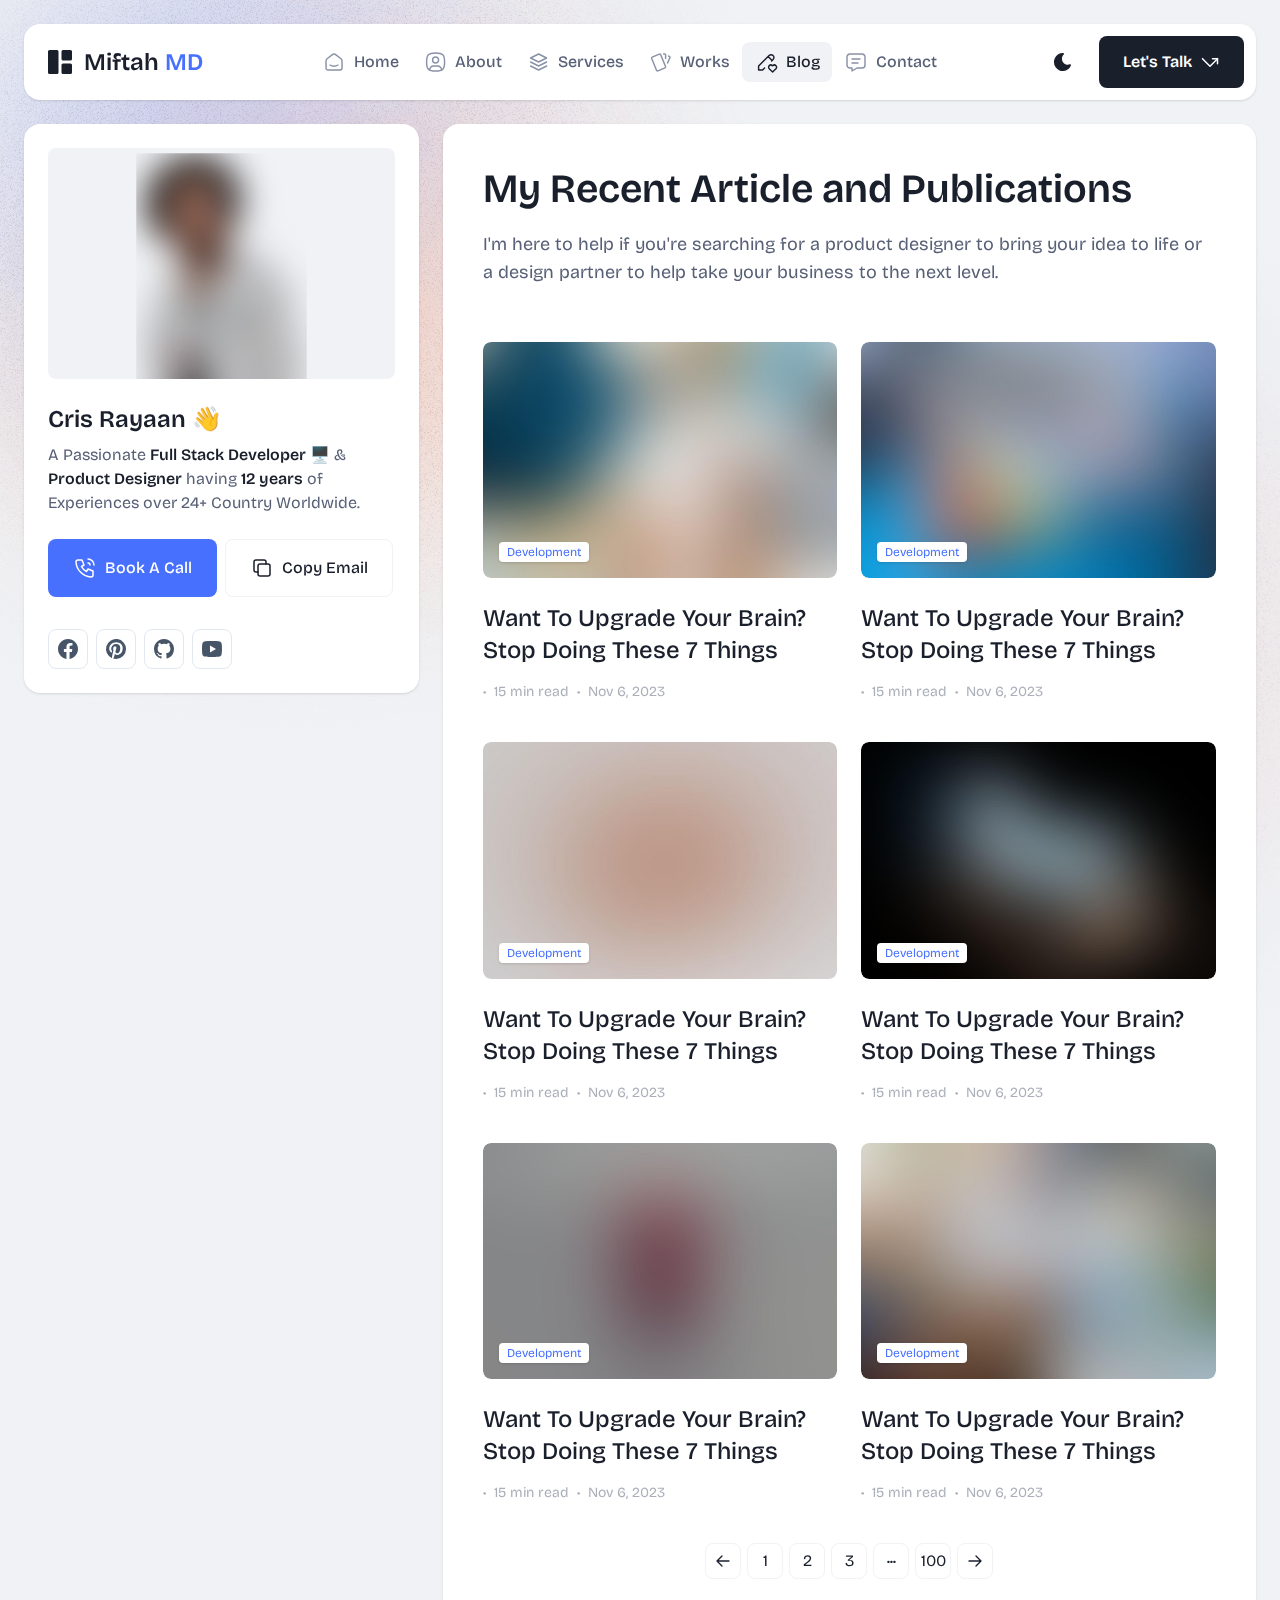
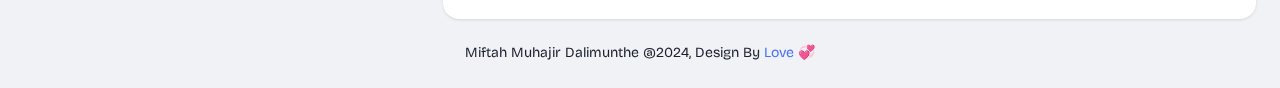
<file: blog.html>
<!DOCTYPE html>
<html lang="en" class="h-full">
  <head>
    <!-- Required meta tags -->
    <meta charset="UTF-8" />
    <meta name="viewport" content="width=device-width, initial-scale=1.0" />
    <meta http-equiv="X-UA-Compatible" content="ie=edge" />

    <!-- Title -->
    <title>Miftah Muhajir Dalimunthe</title>

    <!-- Favicon -->
    <link rel="icon" href="assets/img/favicon.svg" type="image/svg+xml" />

    <!-- Fonts -->
    <link rel="preconnect" href="https://fonts.googleapis.com" />
    <link rel="preconnect" href="https://fonts.gstatic.com" crossorigin />
    <link
      href="https://fonts.googleapis.com/css2?family=Bricolage+Grotesque:opsz,wght@12..96,300;12..96,400;12..96,500;12..96,600;12..96,700&display=swap"
      rel="stylesheet"
    />

    <!-- Styles -->
    <link
      rel="stylesheet"
      type="text/css"
      href="./assets/css/swiper-bundle.min.css"
    />
    <link
      rel="stylesheet"
      type="text/css"
      href="./assets/css/venobox.min.css"
    />
    <link rel="stylesheet" type="text/css" href="./assets/css/style.css" />
  </head>

  <body
    class="relative h-screen overflow-y-auto overflow-x-hidden bg-light text-dark dark:bg-dark-2 dark:text-light"
  >
    <div
      class="mx-auto flex max-w-screen-2xl flex-col justify-between gap-4 p-4 lg:gap-6 lg:p-6"
    >
      <!-- Header -->
      <header class="sticky top-0 z-50">
        <div class="">
          <div
            class="flex items-center justify-between rounded-2xl bg-white p-3 shadow dark:bg-black dark:shadow-dark"
          >
            <!-- Logo -->
            <a
              href="index.html"
              class="inline-flex items-center gap-3 px-3 text-2xl font-semibold text-dark dark:text-white"
            >
              <svg
                xmlns="http://www.w3.org/2000/svg"
                fill="none"
                viewBox="0 0 24 24"
                class="h-6 w-6"
              >
                <path
                  fill="currentColor"
                  d="M0 1.5A1.5 1.5 0 0 1 1.5 0H9a1.5 1.5 0 0 1 1.5 1.5v21A1.5 1.5 0 0 1 9 24H1.5A1.5 1.5 0 0 1 0 22.5v-21Zm13.5 0A1.5 1.5 0 0 1 15 0h7.5A1.5 1.5 0 0 1 24 1.5V9a1.5 1.5 0 0 1-1.5 1.5H15A1.5 1.5 0 0 1 13.5 9V1.5Zm0 13.5a1.5 1.5 0 0 1 1.5-1.5h7.5A1.5 1.5 0 0 1 24 15v7.5a1.5 1.5 0 0 1-1.5 1.5H15a1.5 1.5 0 0 1-1.5-1.5V15Z"
                />
              </svg>

              <span> Miftah <span class="text-primary">MD</span> </span>
            </a>

            <!-- Navigation menu -->
            <ul
              class="hidden flex-1 flex-wrap items-center justify-center lg:flex"
            >
              <li class="group/menu-item">
                <a
                  href="index.html"
                  class="group inline-flex items-center gap-2 rounded-lg px-3 py-2 text-center text-base font-medium text-muted transition hover:bg-light hover:text-dark group-[.active]/menu-item:bg-light group-[.active]/menu-item:text-dark dark:hover:bg-dark-2 dark:hover:text-white dark:group-[.active]/menu-item:bg-dark-2 dark:group-[.active]/menu-item:text-white"
                >
                  <svg
                    xmlns="http://www.w3.org/2000/svg"
                    viewBox="0 0 20 20"
                    fill="none"
                    stroke="currentColor"
                    stroke-linecap="round"
                    stroke-linejoin="round"
                    stroke-width="1.2"
                    class="h-6 w-6 text-[#8991A7] transition group-hover:text-dark group-[.active]/menu-item:text-dark dark:group-hover:text-white dark:group-[.active]/menu-item:text-white"
                  >
                    <path
                      d="M15.833 7.258 11.39 3.802a2.222 2.222 0 0 0-2.728 0L4.216 7.258a2.22 2.22 0 0 0-.858 1.754v6a1.667 1.667 0 0 0 1.667 1.667h10a1.667 1.667 0 0 0 1.667-1.666v-6c0-.686-.317-1.334-.859-1.755Z"
                    />
                    <path d="M13.333 12.5c-1.841 1.11-4.826 1.11-6.667 0" />
                  </svg>
                  <span>Home</span>
                </a>
              </li>
              <li class="group/menu-item">
                <a
                  href="about.html"
                  class="group inline-flex items-center gap-2 rounded-lg px-3 py-2 text-center text-base font-medium text-muted transition hover:bg-light hover:text-dark group-[.active]/menu-item:bg-light group-[.active]/menu-item:text-dark dark:hover:bg-dark-2 dark:hover:text-white dark:group-[.active]/menu-item:bg-dark-2 dark:group-[.active]/menu-item:text-white"
                >
                  <svg
                    xmlns="http://www.w3.org/2000/svg"
                    viewBox="0 0 20 20"
                    fill="none"
                    stroke="currentColor"
                    stroke-linecap="round"
                    stroke-linejoin="round"
                    stroke-width="1.2"
                    class="h-6 w-6 text-[#8991A7] transition group-hover:text-dark group-[.active]/menu-item:text-dark dark:group-hover:text-white dark:group-[.active]/menu-item:text-white"
                  >
                    <path
                      d="M10.5 10.833a2.5 2.5 0 1 0 0-5 2.5 2.5 0 0 0 0 5Z"
                    />
                    <path
                      d="M10.5 2.5c6 0 7.5 1.5 7.5 7.5s-1.5 7.5-7.5 7.5S3 16 3 10s1.5-7.5 7.5-7.5Z"
                    />
                    <path
                      d="M5.5 16.708v-.041a3.333 3.333 0 0 1 3.333-3.334h3.334a3.333 3.333 0 0 1 3.333 3.334v.041"
                    />
                  </svg>
                  <span>About</span>
                </a>
              </li>
              <li class="group/menu-item">
                <a
                  href="services.html"
                  class="group inline-flex items-center gap-2 rounded-lg px-3 py-2 text-center text-base font-medium text-muted transition hover:bg-light hover:text-dark group-[.active]/menu-item:bg-light group-[.active]/menu-item:text-dark dark:hover:bg-dark-2 dark:hover:text-white dark:group-[.active]/menu-item:bg-dark-2 dark:group-[.active]/menu-item:text-white"
                >
                  <svg
                    xmlns="http://www.w3.org/2000/svg"
                    viewBox="0 0 20 20"
                    fill="none"
                    stroke="currentColor"
                    stroke-linecap="round"
                    stroke-linejoin="round"
                    stroke-width="1.2"
                    class="h-6 w-6 text-[#8991A7] transition group-hover:text-dark group-[.active]/menu-item:text-dark dark:group-hover:text-white dark:group-[.active]/menu-item:text-white"
                  >
                    <path
                      d="M10.5 3.333 3.833 6.667 10.5 10l6.667-3.333L10.5 3.333ZM3.833 10l6.667 3.333L17.167 10M3.833 13.333l6.667 3.334 6.667-3.334"
                    />
                  </svg>
                  <span>Services</span>
                </a>
              </li>
              <li class="group/menu-item">
                <a
                  href="portfolio.html"
                  class="group inline-flex items-center gap-2 rounded-lg px-3 py-2 text-center text-base font-medium text-muted transition hover:bg-light hover:text-dark group-[.active]/menu-item:bg-light group-[.active]/menu-item:text-dark dark:hover:bg-dark-2 dark:hover:text-white dark:group-[.active]/menu-item:bg-dark-2 dark:group-[.active]/menu-item:text-white"
                >
                  <svg
                    xmlns="http://www.w3.org/2000/svg"
                    viewBox="0 0 20 20"
                    fill="none"
                    stroke="currentColor"
                    stroke-linecap="round"
                    stroke-linejoin="round"
                    stroke-width="1.2"
                    class="h-6 w-6 text-[#8991A7] transition group-hover:text-dark group-[.active]/menu-item:text-dark dark:group-hover:text-white dark:group-[.active]/menu-item:text-white"
                  >
                    <path
                      d="m3.503 5.998 5.949-2.591a.8.8 0 0 1 1.058.439l4.103 9.918a.834.834 0 0 1-.428 1.087l-5.948 2.59a.8.8 0 0 1-1.059-.438l-4.103-9.92a.833.833 0 0 1 .428-1.085ZM13 3.333h.833a.833.833 0 0 1 .834.834v2.916M17.167 5c.22.093.433.18.64.263a.833.833 0 0 1 .442 1.092l-1.915 4.478"
                    />
                  </svg>
                  <span>Works</span>
                </a>
              </li>
              <li class="group/menu-item active">
                <a
                  href="blog.html"
                  class="group inline-flex items-center gap-2 rounded-lg px-3 py-2 text-center text-base font-medium text-muted transition hover:bg-light hover:text-dark group-[.active]/menu-item:bg-light group-[.active]/menu-item:text-dark dark:hover:bg-dark-2 dark:hover:text-white dark:group-[.active]/menu-item:bg-dark-2 dark:group-[.active]/menu-item:text-white"
                >
                  <svg
                    xmlns="http://www.w3.org/2000/svg"
                    viewBox="0 0 20 20"
                    fill="none"
                    stroke="currentColor"
                    stroke-linecap="round"
                    stroke-linejoin="round"
                    stroke-width="1.2"
                    class="h-6 w-6 text-[#8991A7] transition group-hover:text-dark group-[.active]/menu-item:text-dark dark:group-hover:text-white dark:group-[.active]/menu-item:text-white"
                  >
                    <path
                      d="m14.667 9.167 1.25-1.25a2.357 2.357 0 1 0-3.333-3.334l-8.75 8.75v3.334h3.333L8.834 15m2.916-9.583 3.333 3.333m.417 9.583 2.792-2.736a1.785 1.785 0 0 0 .004-2.56 1.87 1.87 0 0 0-2.608-.005l-.186.184-.186-.184a1.869 1.869 0 0 0-2.607-.005 1.787 1.787 0 0 0-.005 2.56l2.796 2.746Z"
                    />
                  </svg>
                  <span>Blog</span>
                </a>
              </li>
              <li class="group/menu-item">
                <a
                  href="contact.html"
                  class="group inline-flex items-center gap-2 rounded-lg px-3 py-2 text-center text-base font-medium text-muted transition hover:bg-light hover:text-dark group-[.active]/menu-item:bg-light group-[.active]/menu-item:text-dark dark:hover:bg-dark-2 dark:hover:text-white dark:group-[.active]/menu-item:bg-dark-2 dark:group-[.active]/menu-item:text-white"
                >
                  <svg
                    xmlns="http://www.w3.org/2000/svg"
                    viewBox="0 0 20 20"
                    fill="none"
                    stroke="currentColor"
                    stroke-linecap="round"
                    stroke-linejoin="round"
                    stroke-width="1.2"
                    class="h-6 w-6 text-[#8991A7] transition group-hover:text-dark group-[.active]/menu-item:text-dark dark:group-hover:text-white dark:group-[.active]/menu-item:text-white"
                  >
                    <path
                      d="M6.667 7.5h6.666m-6.666 3.333h5M15 3.333a2.5 2.5 0 0 1 2.5 2.5V12.5A2.5 2.5 0 0 1 15 15h-4.167l-4.166 2.5V15H5a2.5 2.5 0 0 1-2.5-2.5V5.833a2.5 2.5 0 0 1 2.5-2.5h10Z"
                    />
                  </svg>
                  <span>Contact</span>
                </a>
              </li>
            </ul>

            <!-- Header buttons -->
            <div class="hidden items-center gap-4 lg:flex">
              <!-- Theme appearance toggler -->
              <div class="">
                <button
                  type="button"
                  class="hs-dark-mode group flex h-10 w-10 items-center justify-center rounded-lg text-center font-medium text-dark transition hover:bg-light hs-dark-mode-active:hidden dark:text-gray-400 dark:hover:text-gray-500"
                  data-hs-theme-click-value="dark"
                >
                  <svg
                    xmlns="http://www.w3.org/2000/svg"
                    fill="currentColor"
                    viewBox="0 0 24 24"
                    class="h-6 w-6"
                  >
                    <path
                      d="M11.8 3a8.656 8.656 0 0 0-4.523 1.28A8.918 8.918 0 0 0 4.04 7.756a9.167 9.167 0 0 0 .44 9.24 8.863 8.863 0 0 0 3.553 3.137 8.633 8.633 0 0 0 4.624.824 8.69 8.69 0 0 0 4.381-1.723 8.973 8.973 0 0 0 2.892-3.78c.3-.738-.419-1.48-1.142-1.179a5.604 5.604 0 0 1-3.892.15 5.74 5.74 0 0 1-3.083-2.431 5.956 5.956 0 0 1-.848-3.886c.17-1.357.8-2.61 1.78-3.541l.069-.072c.485-.567.099-1.488-.668-1.488h-.234l-.06-.005L11.8 3Z"
                    />
                  </svg>
                </button>
                <button
                  type="button"
                  class="hs-dark-mode group hidden h-10 w-10 items-center justify-center rounded-lg text-center font-medium text-dark transition hover:bg-light hs-dark-mode-active:flex dark:text-[#FD7E41] dark:hover:bg-dark dark:hover:text-[#FD7E41]"
                  data-hs-theme-click-value="light"
                >
                  <svg
                    xmlns="http://www.w3.org/2000/svg"
                    fill="currentColor"
                    viewBox="0 0 20 20"
                    class="h-6 w-6"
                  >
                    <path
                      d="M10 15.833a.833.833 0 0 1 .828.736l.005.098v.833a.833.833 0 0 1-1.66.097l-.006-.097v-.833a.833.833 0 0 1 .833-.834Zm5.26-1.741.08.069.582.583a.833.833 0 0 1-1.1 1.248l-.078-.07-.583-.583a.833.833 0 0 1 1.015-1.306l.085.059Zm-9.42.068a.833.833 0 0 1 .068 1.1l-.069.08-.583.582a.833.833 0 0 1-1.248-1.1l.07-.078.583-.583a.833.833 0 0 1 1.178 0ZM3.333 9.167a.833.833 0 0 1 .098 1.66l-.098.006H2.5a.833.833 0 0 1-.098-1.66l.098-.006h.833Zm14.167 0a.833.833 0 0 1 .098 1.66l-.098.006h-.833a.833.833 0 0 1-.098-1.66l.098-.006h.833ZM5.178 4.008l.078.07.583.583a.833.833 0 0 1-1.1 1.247l-.078-.069-.583-.583A.833.833 0 0 1 5.092 3.95l.086.058Zm10.744.069a.833.833 0 0 1 .07 1.1l-.07.079-.583.583a.833.833 0 0 1-1.247-1.1l.069-.078.583-.584a.833.833 0 0 1 1.178 0ZM10 1.667a.833.833 0 0 1 .828.736l.005.097v.833a.833.833 0 0 1-1.66.098l-.006-.098V2.5A.833.833 0 0 1 10 1.667Zm0 4.166a4.167 4.167 0 1 1-4.163 4.348L5.833 10l.004-.18A4.167 4.167 0 0 1 10 5.832Z"
                    />
                  </svg>
                </button>
              </div>

              <a
                href="contact.html"
                class="inline-flex items-center gap-2 rounded-lg bg-dark px-6 py-4 text-center text-base font-semibold leading-tight text-white transition hover:bg-primary dark:bg-dark-2 dark:text-white dark:hover:bg-primary dark:hover:text-white"
              >
                <span>Let's Talk</span>
                <svg
                  xmlns="http://www.w3.org/2000/svg"
                  fill="none"
                  viewBox="0 0 20 20"
                  stroke="currentColor"
                  stroke-linecap="round"
                  stroke-linejoin="round"
                  stroke-width="1.5"
                  class="h-5 w-5"
                >
                  <path d="M17.5 11.667v-5h-5" />
                  <path d="m17.5 6.667-7.5 7.5-7.5-7.5" />
                </svg>
              </a>
            </div>

            <!-- Navigation toggler -->
            <button
              type="button"
              class="text-dark transition dark:text-white/70 lg:hidden"
              data-hs-overlay="#mobile-menu"
              aria-controls="mobile-menu"
              aria-label="Toggle navigation"
            >
              <span class="sr-only">Toggle Navigation</span>
              <svg
                class="h-9 w-9 flex-shrink-0"
                fill="currentColor"
                viewBox="0 0 16 16"
              >
                <path
                  fill-rule="evenodd"
                  d="M2.5 12a.5.5 0 0 1 .5-.5h10a.5.5 0 0 1 0 1H3a.5.5 0 0 1-.5-.5zm0-4a.5.5 0 0 1 .5-.5h10a.5.5 0 0 1 0 1H3a.5.5 0 0 1-.5-.5zm0-4a.5.5 0 0 1 .5-.5h10a.5.5 0 0 1 0 1H3a.5.5 0 0 1-.5-.5z"
                />
              </svg>
            </button>
          </div>
        </div>
      </header>
      <!-- Header end -->

      <!-- Mobile menu -->
      <div
        id="mobile-menu"
        class="hs-overlay fixed bottom-0 start-0 top-0 z-[60] hidden h-full w-64 -translate-x-full transform overflow-y-auto bg-white transition-all duration-300 hs-overlay-open:translate-x-0 dark:bg-black [&::-webkit-scrollbar-thumb]:rounded-full [&::-webkit-scrollbar-thumb]:bg-gray-300 [&::-webkit-scrollbar-track]:bg-gray-100 [&::-webkit-scrollbar]:w-2"
      >
        <div class="flex h-full flex-col justify-between gap-5 p-5">
          <div class="">
            <!-- Logo -->
            <a
              href="index.html"
              class="inline-flex items-center gap-3 px-3 text-2xl font-semibold text-dark dark:text-white"
            >
              <svg
                xmlns="http://www.w3.org/2000/svg"
                fill="none"
                viewBox="0 0 24 24"
                class="h-6 w-6"
              >
                <path
                  fill="currentColor"
                  d="M0 1.5A1.5 1.5 0 0 1 1.5 0H9a1.5 1.5 0 0 1 1.5 1.5v21A1.5 1.5 0 0 1 9 24H1.5A1.5 1.5 0 0 1 0 22.5v-21Zm13.5 0A1.5 1.5 0 0 1 15 0h7.5A1.5 1.5 0 0 1 24 1.5V9a1.5 1.5 0 0 1-1.5 1.5H15A1.5 1.5 0 0 1 13.5 9V1.5Zm0 13.5a1.5 1.5 0 0 1 1.5-1.5h7.5A1.5 1.5 0 0 1 24 15v7.5a1.5 1.5 0 0 1-1.5 1.5H15a1.5 1.5 0 0 1-1.5-1.5V15Z"
                />
              </svg>

              <span> Bento<span class="text-primary">Folio</span> </span>
            </a>
          </div>

          <ul class="mt-4 flex flex-1 flex-col gap-2">
            <li class="group/menu-item">
              <a
                href="index.html"
                class="group inline-flex w-full items-center gap-2 rounded-lg px-3 py-2 text-center text-base font-medium text-muted transition hover:bg-light hover:text-dark group-[.active]/menu-item:bg-light group-[.active]/menu-item:text-dark dark:hover:bg-dark-2 dark:hover:text-white dark:group-[.active]/menu-item:bg-dark-2 dark:group-[.active]/menu-item:text-white"
              >
                <svg
                  xmlns="http://www.w3.org/2000/svg"
                  viewBox="0 0 20 20"
                  fill="none"
                  stroke="currentColor"
                  stroke-linecap="round"
                  stroke-linejoin="round"
                  stroke-width="1.2"
                  class="h-6 w-6 text-[#8991A7] transition group-hover:text-dark group-[.active]/menu-item:text-dark dark:group-hover:text-white dark:group-[.active]/menu-item:text-white"
                >
                  <path
                    d="M15.833 7.258 11.39 3.802a2.222 2.222 0 0 0-2.728 0L4.216 7.258a2.22 2.22 0 0 0-.858 1.754v6a1.667 1.667 0 0 0 1.667 1.667h10a1.667 1.667 0 0 0 1.667-1.666v-6c0-.686-.317-1.334-.859-1.755Z"
                  />
                  <path d="M13.333 12.5c-1.841 1.11-4.826 1.11-6.667 0" />
                </svg>
                <span>Home</span>
              </a>
            </li>
            <li class="group/menu-item">
              <a
                href="about.html"
                class="group inline-flex w-full items-center gap-2 rounded-lg px-3 py-2 text-center text-base font-medium text-muted transition hover:bg-light hover:text-dark group-[.active]/menu-item:bg-light group-[.active]/menu-item:text-dark dark:hover:bg-dark-2 dark:hover:text-white dark:group-[.active]/menu-item:bg-dark-2 dark:group-[.active]/menu-item:text-white"
              >
                <svg
                  xmlns="http://www.w3.org/2000/svg"
                  viewBox="0 0 20 20"
                  fill="none"
                  stroke="currentColor"
                  stroke-linecap="round"
                  stroke-linejoin="round"
                  stroke-width="1.2"
                  class="h-6 w-6 text-[#8991A7] transition group-hover:text-dark group-[.active]/menu-item:text-dark dark:group-hover:text-white dark:group-[.active]/menu-item:text-white"
                >
                  <path d="M10.5 10.833a2.5 2.5 0 1 0 0-5 2.5 2.5 0 0 0 0 5Z" />
                  <path
                    d="M10.5 2.5c6 0 7.5 1.5 7.5 7.5s-1.5 7.5-7.5 7.5S3 16 3 10s1.5-7.5 7.5-7.5Z"
                  />
                  <path
                    d="M5.5 16.708v-.041a3.333 3.333 0 0 1 3.333-3.334h3.334a3.333 3.333 0 0 1 3.333 3.334v.041"
                  />
                </svg>
                <span>About</span>
              </a>
            </li>
            <li class="group/menu-item">
              <a
                href="services.html"
                class="group inline-flex w-full items-center gap-2 rounded-lg px-3 py-2 text-center text-base font-medium text-muted transition hover:bg-light hover:text-dark group-[.active]/menu-item:bg-light group-[.active]/menu-item:text-dark dark:hover:bg-dark-2 dark:hover:text-white dark:group-[.active]/menu-item:bg-dark-2 dark:group-[.active]/menu-item:text-white"
              >
                <svg
                  xmlns="http://www.w3.org/2000/svg"
                  viewBox="0 0 20 20"
                  fill="none"
                  stroke="currentColor"
                  stroke-linecap="round"
                  stroke-linejoin="round"
                  stroke-width="1.2"
                  class="h-6 w-6 text-[#8991A7] transition group-hover:text-dark group-[.active]/menu-item:text-dark dark:group-hover:text-white dark:group-[.active]/menu-item:text-white"
                >
                  <path
                    d="M10.5 3.333 3.833 6.667 10.5 10l6.667-3.333L10.5 3.333ZM3.833 10l6.667 3.333L17.167 10M3.833 13.333l6.667 3.334 6.667-3.334"
                  />
                </svg>
                <span>Services</span>
              </a>
            </li>
            <li class="group/menu-item">
              <a
                href="portfolio.html"
                class="group inline-flex w-full items-center gap-2 rounded-lg px-3 py-2 text-center text-base font-medium text-muted transition hover:bg-light hover:text-dark group-[.active]/menu-item:bg-light group-[.active]/menu-item:text-dark dark:hover:bg-dark-2 dark:hover:text-white dark:group-[.active]/menu-item:bg-dark-2 dark:group-[.active]/menu-item:text-white"
              >
                <svg
                  xmlns="http://www.w3.org/2000/svg"
                  viewBox="0 0 20 20"
                  fill="none"
                  stroke="currentColor"
                  stroke-linecap="round"
                  stroke-linejoin="round"
                  stroke-width="1.2"
                  class="h-6 w-6 text-[#8991A7] transition group-hover:text-dark group-[.active]/menu-item:text-dark dark:group-hover:text-white dark:group-[.active]/menu-item:text-white"
                >
                  <path
                    d="m3.503 5.998 5.949-2.591a.8.8 0 0 1 1.058.439l4.103 9.918a.834.834 0 0 1-.428 1.087l-5.948 2.59a.8.8 0 0 1-1.059-.438l-4.103-9.92a.833.833 0 0 1 .428-1.085ZM13 3.333h.833a.833.833 0 0 1 .834.834v2.916M17.167 5c.22.093.433.18.64.263a.833.833 0 0 1 .442 1.092l-1.915 4.478"
                  />
                </svg>
                <span>Works</span>
              </a>
            </li>
            <li class="group/menu-item active">
              <a
                href="blog.html"
                class="group inline-flex w-full items-center gap-2 rounded-lg px-3 py-2 text-center text-base font-medium text-muted transition hover:bg-light hover:text-dark group-[.active]/menu-item:bg-light group-[.active]/menu-item:text-dark dark:hover:bg-dark-2 dark:hover:text-white dark:group-[.active]/menu-item:bg-dark-2 dark:group-[.active]/menu-item:text-white"
              >
                <svg
                  xmlns="http://www.w3.org/2000/svg"
                  viewBox="0 0 20 20"
                  fill="none"
                  stroke="currentColor"
                  stroke-linecap="round"
                  stroke-linejoin="round"
                  stroke-width="1.2"
                  class="h-6 w-6 text-[#8991A7] transition group-hover:text-dark group-[.active]/menu-item:text-dark dark:group-hover:text-white dark:group-[.active]/menu-item:text-white"
                >
                  <path
                    d="m14.667 9.167 1.25-1.25a2.357 2.357 0 1 0-3.333-3.334l-8.75 8.75v3.334h3.333L8.834 15m2.916-9.583 3.333 3.333m.417 9.583 2.792-2.736a1.785 1.785 0 0 0 .004-2.56 1.87 1.87 0 0 0-2.608-.005l-.186.184-.186-.184a1.869 1.869 0 0 0-2.607-.005 1.787 1.787 0 0 0-.005 2.56l2.796 2.746Z"
                  />
                </svg>
                <span>Blog</span>
              </a>
            </li>
            <li class="group/menu-item">
              <a
                href="contact.html"
                class="group inline-flex w-full items-center gap-2 rounded-lg px-3 py-2 text-center text-base font-medium text-muted transition hover:bg-light hover:text-dark group-[.active]/menu-item:bg-light group-[.active]/menu-item:text-dark dark:hover:bg-dark-2 dark:hover:text-white dark:group-[.active]/menu-item:bg-dark-2 dark:group-[.active]/menu-item:text-white"
              >
                <svg
                  xmlns="http://www.w3.org/2000/svg"
                  viewBox="0 0 20 20"
                  fill="none"
                  stroke="currentColor"
                  stroke-linecap="round"
                  stroke-linejoin="round"
                  stroke-width="1.2"
                  class="h-6 w-6 text-[#8991A7] transition group-hover:text-dark group-[.active]/menu-item:text-dark dark:group-hover:text-white dark:group-[.active]/menu-item:text-white"
                >
                  <path
                    d="M6.667 7.5h6.666m-6.666 3.333h5M15 3.333a2.5 2.5 0 0 1 2.5 2.5V12.5A2.5 2.5 0 0 1 15 15h-4.167l-4.166 2.5V15H5a2.5 2.5 0 0 1-2.5-2.5V5.833a2.5 2.5 0 0 1 2.5-2.5h10Z"
                  />
                </svg>
                <span>Contact</span>
              </a>
            </li>
          </ul>

          <div class="flex flex-col gap-3">
            <button
              data-hs-theme-click-value="dark"
              class="hs-dark-mode flex w-full items-center justify-start gap-2 rounded-lg px-4 py-2 text-center text-sm text-muted transition hover:bg-light hs-dark-mode-active:hidden dark:hover:bg-dark dark:hover:text-white"
            >
              <svg
                xmlns="http://www.w3.org/2000/svg"
                fill="currentColor"
                viewBox="0 0 24 24"
                class="h-6 w-6"
              >
                <path
                  d="M11.8 3a8.656 8.656 0 0 0-4.523 1.28A8.918 8.918 0 0 0 4.04 7.756a9.167 9.167 0 0 0 .44 9.24 8.863 8.863 0 0 0 3.553 3.137 8.633 8.633 0 0 0 4.624.824 8.69 8.69 0 0 0 4.381-1.723 8.973 8.973 0 0 0 2.892-3.78c.3-.738-.419-1.48-1.142-1.179a5.604 5.604 0 0 1-3.892.15 5.74 5.74 0 0 1-3.083-2.431 5.956 5.956 0 0 1-.848-3.886c.17-1.357.8-2.61 1.78-3.541l.069-.072c.485-.567.099-1.488-.668-1.488h-.234l-.06-.005L11.8 3Z"
                />
              </svg>

              <span>Change appearance</span>
            </button>

            <button
              data-hs-theme-click-value="light"
              class="hs-dark-mode hidden w-full items-center justify-start gap-2 rounded-lg px-4 py-2 text-center text-sm text-muted transition hover:bg-light hs-dark-mode-active:flex dark:hover:bg-dark dark:hover:text-white"
            >
              <svg
                xmlns="http://www.w3.org/2000/svg"
                fill="currentColor"
                viewBox="0 0 24 24"
                class="h-6 w-6"
              >
                <path
                  d="M10 15.833a.833.833 0 0 1 .828.736l.005.098v.833a.833.833 0 0 1-1.66.097l-.006-.097v-.833a.833.833 0 0 1 .833-.834Zm5.26-1.741.08.069.582.583a.833.833 0 0 1-1.1 1.248l-.078-.07-.583-.583a.833.833 0 0 1 1.015-1.306l.085.059Zm-9.42.068a.833.833 0 0 1 .068 1.1l-.069.08-.583.582a.833.833 0 0 1-1.248-1.1l.07-.078.583-.583a.833.833 0 0 1 1.178 0ZM3.333 9.167a.833.833 0 0 1 .098 1.66l-.098.006H2.5a.833.833 0 0 1-.098-1.66l.098-.006h.833Zm14.167 0a.833.833 0 0 1 .098 1.66l-.098.006h-.833a.833.833 0 0 1-.098-1.66l.098-.006h.833ZM5.178 4.008l.078.07.583.583a.833.833 0 0 1-1.1 1.247l-.078-.069-.583-.583A.833.833 0 0 1 5.092 3.95l.086.058Zm10.744.069a.833.833 0 0 1 .07 1.1l-.07.079-.583.583a.833.833 0 0 1-1.247-1.1l.069-.078.583-.584a.833.833 0 0 1 1.178 0ZM10 1.667a.833.833 0 0 1 .828.736l.005.097v.833a.833.833 0 0 1-1.66.098l-.006-.098V2.5A.833.833 0 0 1 10 1.667Zm0 4.166a4.167 4.167 0 1 1-4.163 4.348L5.833 10l.004-.18A4.167 4.167 0 0 1 10 5.832Z"
                />
              </svg>

              <span>Change appearance</span>
            </button>

            <a
              href="contact.html"
              class="inline-flex w-full items-center justify-center gap-2 rounded-lg bg-dark px-6 py-4 text-center text-base font-semibold leading-tight text-white transition hover:bg-primary dark:bg-dark-2 dark:text-white dark:hover:bg-primary dark:hover:text-white"
            >
              <span>Let's Talk</span>
              <svg
                xmlns="http://www.w3.org/2000/svg"
                fill="none"
                viewBox="0 0 20 20"
                stroke="currentColor"
                stroke-linecap="round"
                stroke-linejoin="round"
                stroke-width="1.5"
                class="h-5 w-5"
              >
                <path d="M17.5 11.667v-5h-5" />
                <path d="m17.5 6.667-7.5 7.5-7.5-7.5" />
              </svg>
            </a>
          </div>
        </div>
      </div>

      <main class="grid grid-cols-1 gap-4 lg:grid-cols-3 lg:gap-6">
        <!-- Intro -->
        <div class="">
          <div
            class="rounded-2xl bg-white p-6 shadow dark:bg-black dark:shadow-dark lg:sticky lg:top-24"
          >
            <div
              class="aspect-6/4 overflow-hidden rounded-lg bg-light pt-4 text-center dark:bg-dark-2"
            >
              <img
                src="assets/img/profile.png"
                alt=""
                class="inline-block h-full w-full scale-110 object-contain object-bottom"
              />
            </div>

            <div class="mt-6">
              <h3 class="text-2xl font-semibold dark:text-light">
                Cris Rayaan 👋
              </h3>
              <p class="mt-2 text-muted dark:text-light/70">
                A Passionate
                <span class="font-semibold text-dark dark:text-white">
                  Full Stack Developer
                </span>
                🖥️ &
                <span class="font-semibold text-dark dark:text-white">
                  Product Designer
                </span>
                having
                <span class="font-semibold text-dark dark:text-white">
                  12 years
                </span>
                of Experiences over 24+ Country Worldwide.
              </p>

              <!-- CTA buttons -->
              <div class="mt-6 flex flex-wrap gap-2">
                <a
                  href="#"
                  class="inline-flex items-center gap-x-2 rounded-lg border border-transparent bg-primary px-6 py-4 font-medium text-white transition hover:bg-blue-600 focus:outline-none focus:ring disabled:pointer-events-none disabled:opacity-50"
                >
                  <svg
                    xmlns="http://www.w3.org/2000/svg"
                    viewBox="0 0 24 24"
                    fill="none"
                    stroke="currentColor"
                    stroke-linecap="round"
                    stroke-linejoin="round"
                    stroke-width="1.5"
                    class="h-6 w-6"
                  >
                    <path
                      d="M5 4h4l2 5-2.5 1.5a11 11 0 0 0 5 5L15 13l5 2v4a2 2 0 0 1-2 2A16 16 0 0 1 3 6a2 2 0 0 1 2-2Zm10 3a2 2 0 0 1 2 2m-2-6a6 6 0 0 1 6 6"
                    />
                  </svg>
                  <span>Book A Call</span>
                </a>
                <button
                  type="button"
                  data-clipboard-text="shams.sujon.01@gmail.com"
                  data-clipboard-action="copy"
                  data-clipboard-success-text="Copied to clipboard"
                  class="js-clipboard hs-tooltip inline-flex items-center gap-x-2 rounded-lg border border-light bg-transparent px-6 py-4 font-medium text-dark transition [--trigger:focus] hover:bg-light focus:outline-none focus:ring disabled:pointer-events-none disabled:opacity-50 dark:border-dark dark:text-light/70 dark:hover:bg-dark dark:hover:text-white"
                >
                  <svg
                    xmlns="http://www.w3.org/2000/svg"
                    viewBox="0 0 24 24"
                    fill="none"
                    stroke="currentColor"
                    stroke-linecap="round"
                    stroke-linejoin="round"
                    stroke-width="1.5"
                    class="h-6 w-6"
                  >
                    <path
                      d="M8 10a2 2 0 0 1 2-2h8a2 2 0 0 1 2 2v8a2 2 0 0 1-2 2h-8a2 2 0 0 1-2-2v-8Z"
                    />
                    <path
                      d="M16 8V6a2 2 0 0 0-2-2H6a2 2 0 0 0-2 2v8a2 2 0 0 0 2 2h2"
                    />
                  </svg>
                  <span>Copy Email</span>

                  <span
                    class="hs-tooltip-content invisible z-10 hidden rounded-lg bg-gray-900 px-2 py-1 text-xs font-medium text-white opacity-0 shadow-sm transition-opacity hs-tooltip-shown:visible hs-tooltip-shown:opacity-100 dark:bg-slate-700"
                    role="tooltip"
                  >
                    Copied to clipboard
                  </span>
                </button>
              </div>

              <!-- Social -->
              <div class="mt-8 flex flex-wrap items-center gap-2">
                <a
                  href="#"
                  class="flex h-10 w-10 items-center justify-center rounded-lg border border-slate-200 bg-transparent text-center text-slate-600 transition hover:text-primary focus:outline-none focus:ring disabled:pointer-events-none disabled:opacity-50 dark:border-transparent dark:bg-dark-2 dark:text-slate-500 dark:hover:text-primary"
                >
                  <svg
                    xmlns="http://www.w3.org/2000/svg"
                    viewBox="0 0 24 24"
                    fill="currentColor"
                    class="h-6 w-6"
                  >
                    <path
                      d="M12 2C6.477 2 2 6.477 2 12c0 4.991 3.657 9.128 8.438 9.879V14.89h-2.54V12h2.54V9.797c0-2.506 1.492-3.89 3.777-3.89 1.094 0 2.238.195 2.238.195v2.46h-1.26c-1.243 0-1.63.771-1.63 1.562V12h2.773l-.443 2.89h-2.33v6.989C18.343 21.129 22 16.99 22 12c0-5.523-4.477-10-10-10Z"
                    />
                  </svg>
                </a>
                <a
                  href="#"
                  class="flex h-10 w-10 items-center justify-center rounded-lg border border-slate-200 bg-transparent text-center text-slate-600 transition hover:text-primary focus:outline-none focus:ring disabled:pointer-events-none disabled:opacity-50 dark:border-transparent dark:bg-dark-2 dark:text-slate-500 dark:hover:text-primary"
                >
                  <svg
                    xmlns="http://www.w3.org/2000/svg"
                    viewBox="0 0 24 24"
                    fill="currentColor"
                    class="h-6 w-6"
                  >
                    <path
                      d="M13.37 2.094A10.003 10.003 0 0 0 8.002 21.17a7.757 7.757 0 0 1 .163-2.293c.185-.839 1.296-5.463 1.296-5.463a3.74 3.74 0 0 1-.324-1.577c0-1.485.857-2.593 1.923-2.593a1.334 1.334 0 0 1 1.342 1.508c0 .9-.578 2.262-.88 3.54a1.544 1.544 0 0 0 1.575 1.923c1.898 0 3.17-2.431 3.17-5.301 0-2.2-1.457-3.848-4.143-3.848a4.746 4.746 0 0 0-4.93 4.794 2.96 2.96 0 0 0 .648 1.97.48.48 0 0 1 .162.554c-.046.184-.162.623-.208.784a.354.354 0 0 1-.51.254c-1.384-.554-2.036-2.077-2.036-3.816 0-2.847 2.384-6.255 7.154-6.255 3.796 0 6.32 2.777 6.32 5.747 0 3.909-2.177 6.848-5.394 6.848a2.862 2.862 0 0 1-2.454-1.246s-.578 2.316-.692 2.754a8.026 8.026 0 0 1-1.019 2.131c.923.28 1.882.42 2.846.416a9.99 9.99 0 0 0 9.996-10.003 10.002 10.002 0 0 0-8.635-9.903l-.002-.001Z"
                    />
                  </svg>
                </a>
                <a
                  href="#"
                  class="flex h-10 w-10 items-center justify-center rounded-lg border border-slate-200 bg-transparent text-center text-slate-600 transition hover:text-primary focus:outline-none focus:ring disabled:pointer-events-none disabled:opacity-50 dark:border-transparent dark:bg-dark-2 dark:text-slate-500 dark:hover:text-primary"
                >
                  <svg
                    xmlns="http://www.w3.org/2000/svg"
                    viewBox="0 0 24 24"
                    fill="currentColor"
                    class="h-6 w-6"
                  >
                    <path
                      d="M12 2C6.475 2 2 6.475 2 12a9.994 9.994 0 0 0 6.838 9.488c.5.087.687-.213.687-.476 0-.237-.013-1.024-.013-1.862-2.512.463-3.162-.612-3.362-1.175-.113-.288-.6-1.175-1.025-1.413-.35-.187-.85-.65-.013-.662.788-.013 1.35.725 1.538 1.025.9 1.512 2.338 1.087 2.912.825.088-.65.35-1.087.638-1.337-2.225-.25-4.55-1.113-4.55-4.938 0-1.088.387-1.987 1.025-2.688-.1-.25-.45-1.275.1-2.65 0 0 .837-.262 2.75 1.026a9.28 9.28 0 0 1 2.5-.338c.85 0 1.7.112 2.5.337 1.912-1.3 2.75-1.024 2.75-1.024.55 1.375.2 2.4.1 2.65.637.7 1.025 1.587 1.025 2.687 0 3.838-2.337 4.688-4.562 4.938.362.312.675.912.675 1.85 0 1.337-.013 2.412-.013 2.75 0 .262.188.574.688.474A10.016 10.016 0 0 0 22 12c0-5.525-4.475-10-10-10Z"
                    />
                  </svg>
                </a>
                <a
                  href="#"
                  class="flex h-10 w-10 items-center justify-center rounded-lg border border-slate-200 bg-transparent text-center text-slate-600 transition hover:text-primary focus:outline-none focus:ring disabled:pointer-events-none disabled:opacity-50 dark:border-transparent dark:bg-dark-2 dark:text-slate-500 dark:hover:text-primary"
                >
                  <svg
                    xmlns="http://www.w3.org/2000/svg"
                    viewBox="0 0 24 24"
                    fill="currentColor"
                    class="h-6 w-6"
                  >
                    <path
                      d="M21.543 6.498C22 8.28 22 12 22 12s0 3.72-.457 5.502c-.254.985-.997 1.76-1.938 2.022C17.896 20 12 20 12 20s-5.893 0-7.605-.476c-.945-.266-1.687-1.04-1.938-2.022C2 15.72 2 12 2 12s0-3.72.457-5.502c.254-.985.997-1.76 1.938-2.022C6.107 4 12 4 12 4s5.896 0 7.605.476c.945.266 1.687 1.04 1.938 2.022ZM10 15.5l6-3.5-6-3.5v7Z"
                    />
                  </svg>
                </a>
              </div>
            </div>
          </div>
        </div>

        <!-- Blog -->
        <div
          class="rounded-2xl bg-white p-6 shadow dark:bg-black dark:shadow-dark lg:col-span-2 lg:p-10"
        >
          <div class="">
            <h2
              class="text-3xl font-semibold leading-tight text-dark dark:text-light lg:text-[40px] lg:leading-tight"
            >
              My Recent Article and Publications
            </h2>
            <p class="mt-4 text-lg text-muted dark:text-light/70">
              I'm here to help if you're searching for a product designer to
              bring your idea to life or a design partner to help take your
              business to the next level.
            </p>
          </div>

          <!-- Blog -->
          <div class="mt-10 lg:mt-14">
            <div class="grid grid-cols-1 gap-x-6 gap-y-10 md:grid-cols-2">
              <div class="">
                <div class="relative">
                  <a
                    href="article.html"
                    class="group block aspect-6/4 overflow-hidden rounded-lg"
                  >
                    <img
                      src="assets/img/blog-img-1.jpg"
                      alt=""
                      class="h-full w-full rounded-lg object-cover transition duration-700 group-hover:scale-105"
                    />
                  </a>

                  <!-- Tags -->
                  <div class="absolute bottom-4 left-4 flex flex-wrap gap-2">
                    <a
                      href="#"
                      class="inline-flex items-center justify-center gap-2 rounded bg-white px-2 py-1 text-center text-xs leading-none text-primary shadow transition hover:bg-primary hover:text-white"
                    >
                      Development
                    </a>
                  </div>
                </div>
                <div class="mt-6">
                  <h2 class="text-xl font-medium xl:text-2xl">
                    <a
                      href="article.html"
                      class="inline-block text-dark transition hover:text-primary dark:text-light/70 dark:hover:text-primary"
                    >
                      Want To Upgrade Your Brain? Stop Doing These 7 Things
                    </a>
                  </h2>

                  <ul class="mt-4 flex flex-wrap items-center gap-2">
                    <li
                      class="relative text-sm text-muted/50 before:mr-1 before:content-['\2022'] dark:text-muted"
                    >
                      15 min read
                    </li>
                    <li
                      class="relative text-sm text-muted/50 before:mr-1 before:content-['\2022'] dark:text-muted"
                    >
                      Nov 6, 2023
                    </li>
                  </ul>
                </div>
              </div>
              <div class="">
                <div class="relative">
                  <a
                    href="article.html"
                    class="group block aspect-6/4 overflow-hidden rounded-lg"
                  >
                    <img
                      src="assets/img/blog-img-2.jpg"
                      alt=""
                      class="h-full w-full rounded-lg object-cover transition duration-700 group-hover:scale-105"
                    />
                  </a>

                  <!-- Tags -->
                  <div class="absolute bottom-4 left-4 flex flex-wrap gap-2">
                    <a
                      href="#"
                      class="inline-flex items-center justify-center gap-2 rounded bg-white px-2 py-1 text-center text-xs leading-none text-primary shadow transition hover:bg-primary hover:text-white"
                    >
                      Development
                    </a>
                  </div>
                </div>
                <div class="mt-6">
                  <h2 class="text-xl font-medium xl:text-2xl">
                    <a
                      href="article.html"
                      class="inline-block text-dark transition hover:text-primary dark:text-light/70 dark:hover:text-primary"
                    >
                      Want To Upgrade Your Brain? Stop Doing These 7 Things
                    </a>
                  </h2>

                  <ul class="mt-4 flex flex-wrap items-center gap-2">
                    <li
                      class="relative text-sm text-muted/50 before:mr-1 before:content-['\2022'] dark:text-muted"
                    >
                      15 min read
                    </li>
                    <li
                      class="relative text-sm text-muted/50 before:mr-1 before:content-['\2022'] dark:text-muted"
                    >
                      Nov 6, 2023
                    </li>
                  </ul>
                </div>
              </div>
              <div class="">
                <div class="relative">
                  <a
                    href="article.html"
                    class="group block aspect-6/4 overflow-hidden rounded-lg"
                  >
                    <img
                      src="assets/img/blog-img-3.jpg"
                      alt=""
                      class="h-full w-full rounded-lg object-cover transition duration-700 group-hover:scale-105"
                    />
                  </a>

                  <!-- Tags -->
                  <div class="absolute bottom-4 left-4 flex flex-wrap gap-2">
                    <a
                      href="#"
                      class="inline-flex items-center justify-center gap-2 rounded bg-white px-2 py-1 text-center text-xs leading-none text-primary shadow transition hover:bg-primary hover:text-white"
                    >
                      Development
                    </a>
                  </div>
                </div>
                <div class="mt-6">
                  <h2 class="text-xl font-medium xl:text-2xl">
                    <a
                      href="article.html"
                      class="inline-block text-dark transition hover:text-primary dark:text-light/70 dark:hover:text-primary"
                    >
                      Want To Upgrade Your Brain? Stop Doing These 7 Things
                    </a>
                  </h2>

                  <ul class="mt-4 flex flex-wrap items-center gap-2">
                    <li
                      class="relative text-sm text-muted/50 before:mr-1 before:content-['\2022'] dark:text-muted"
                    >
                      15 min read
                    </li>
                    <li
                      class="relative text-sm text-muted/50 before:mr-1 before:content-['\2022'] dark:text-muted"
                    >
                      Nov 6, 2023
                    </li>
                  </ul>
                </div>
              </div>
              <div class="">
                <div class="relative">
                  <a
                    href="article.html"
                    class="group block aspect-6/4 overflow-hidden rounded-lg"
                  >
                    <img
                      src="assets/img/blog-img-4.jpg"
                      alt=""
                      class="h-full w-full rounded-lg object-cover transition duration-700 group-hover:scale-105"
                    />
                  </a>

                  <!-- Tags -->
                  <div class="absolute bottom-4 left-4 flex flex-wrap gap-2">
                    <a
                      href="#"
                      class="inline-flex items-center justify-center gap-2 rounded bg-white px-2 py-1 text-center text-xs leading-none text-primary shadow transition hover:bg-primary hover:text-white"
                    >
                      Development
                    </a>
                  </div>
                </div>
                <div class="mt-6">
                  <h2 class="text-xl font-medium xl:text-2xl">
                    <a
                      href="article.html"
                      class="inline-block text-dark transition hover:text-primary dark:text-light/70 dark:hover:text-primary"
                    >
                      Want To Upgrade Your Brain? Stop Doing These 7 Things
                    </a>
                  </h2>

                  <ul class="mt-4 flex flex-wrap items-center gap-2">
                    <li
                      class="relative text-sm text-muted/50 before:mr-1 before:content-['\2022'] dark:text-muted"
                    >
                      15 min read
                    </li>
                    <li
                      class="relative text-sm text-muted/50 before:mr-1 before:content-['\2022'] dark:text-muted"
                    >
                      Nov 6, 2023
                    </li>
                  </ul>
                </div>
              </div>
              <div class="">
                <div class="relative">
                  <a
                    href="article.html"
                    class="group block aspect-6/4 overflow-hidden rounded-lg"
                  >
                    <img
                      src="assets/img/blog-img-5.jpg"
                      alt=""
                      class="h-full w-full rounded-lg object-cover transition duration-700 group-hover:scale-105"
                    />
                  </a>

                  <!-- Tags -->
                  <div class="absolute bottom-4 left-4 flex flex-wrap gap-2">
                    <a
                      href="#"
                      class="inline-flex items-center justify-center gap-2 rounded bg-white px-2 py-1 text-center text-xs leading-none text-primary shadow transition hover:bg-primary hover:text-white"
                    >
                      Development
                    </a>
                  </div>
                </div>
                <div class="mt-6">
                  <h2 class="text-xl font-medium xl:text-2xl">
                    <a
                      href="article.html"
                      class="inline-block text-dark transition hover:text-primary dark:text-light/70 dark:hover:text-primary"
                    >
                      Want To Upgrade Your Brain? Stop Doing These 7 Things
                    </a>
                  </h2>

                  <ul class="mt-4 flex flex-wrap items-center gap-2">
                    <li
                      class="relative text-sm text-muted/50 before:mr-1 before:content-['\2022'] dark:text-muted"
                    >
                      15 min read
                    </li>
                    <li
                      class="relative text-sm text-muted/50 before:mr-1 before:content-['\2022'] dark:text-muted"
                    >
                      Nov 6, 2023
                    </li>
                  </ul>
                </div>
              </div>
              <div class="">
                <div class="relative">
                  <a
                    href="article.html"
                    class="group block aspect-6/4 overflow-hidden rounded-lg"
                  >
                    <img
                      src="assets/img/blog-img-6.jpg"
                      alt=""
                      class="h-full w-full rounded-lg object-cover transition duration-700 group-hover:scale-105"
                    />
                  </a>

                  <!-- Tags -->
                  <div class="absolute bottom-4 left-4 flex flex-wrap gap-2">
                    <a
                      href="#"
                      class="inline-flex items-center justify-center gap-2 rounded bg-white px-2 py-1 text-center text-xs leading-none text-primary shadow transition hover:bg-primary hover:text-white"
                    >
                      Development
                    </a>
                  </div>
                </div>
                <div class="mt-6">
                  <h2 class="text-xl font-medium xl:text-2xl">
                    <a
                      href="article.html"
                      class="inline-block text-dark transition hover:text-primary dark:text-light/70 dark:hover:text-primary"
                    >
                      Want To Upgrade Your Brain? Stop Doing These 7 Things
                    </a>
                  </h2>

                  <ul class="mt-4 flex flex-wrap items-center gap-2">
                    <li
                      class="relative text-sm text-muted/50 before:mr-1 before:content-['\2022'] dark:text-muted"
                    >
                      15 min read
                    </li>
                    <li
                      class="relative text-sm text-muted/50 before:mr-1 before:content-['\2022'] dark:text-muted"
                    >
                      Nov 6, 2023
                    </li>
                  </ul>
                </div>
              </div>
            </div>

            <!-- Pagination -->
            <nav class="mt-10 flex items-center justify-center gap-1.5">
              <button
                type="button"
                class="inline-flex min-h-9 min-w-9 items-center justify-center rounded-lg border border-light text-center text-dark transition hover:border-primary hover:text-primary focus:outline-none focus:ring-2 disabled:pointer-events-none disabled:opacity-50 dark:border-dark dark:text-muted dark:hover:border-primary dark:hover:text-primary"
              >
                <svg
                  xmlns="http://www.w3.org/2000/svg"
                  fill="none"
                  viewBox="0 0 24 24"
                  stroke-width="2"
                  stroke="currentColor"
                  class="h-4 w-4"
                >
                  <path
                    stroke-linecap="round"
                    stroke-linejoin="round"
                    d="M10.5 19.5 3 12m0 0 7.5-7.5M3 12h18"
                  />
                </svg>

                <span aria-hidden="true" class="sr-only">Previous</span>
              </button>
              <button
                type="button"
                class="inline-flex min-h-9 min-w-9 items-center justify-center rounded-lg border border-light text-center text-dark transition hover:border-primary hover:text-primary focus:outline-none focus:ring-2 disabled:pointer-events-none disabled:opacity-50 dark:border-dark dark:text-muted dark:hover:border-primary dark:hover:text-primary"
                aria-current="page"
              >
                1
              </button>
              <button
                type="button"
                class="inline-flex min-h-9 min-w-9 items-center justify-center rounded-lg border border-light text-center text-dark transition hover:border-primary hover:text-primary focus:outline-none focus:ring-2 disabled:pointer-events-none disabled:opacity-50 dark:border-dark dark:text-muted dark:hover:border-primary dark:hover:text-primary"
              >
                2
              </button>
              <button
                type="button"
                class="inline-flex min-h-9 min-w-9 items-center justify-center rounded-lg border border-light text-center text-dark transition hover:border-primary hover:text-primary focus:outline-none focus:ring-2 disabled:pointer-events-none disabled:opacity-50 dark:border-dark dark:text-muted dark:hover:border-primary dark:hover:text-primary"
              >
                3
              </button>
              <div class="hs-tooltip inline-block">
                <button
                  type="button"
                  class="hs-tooltip-toggle group inline-flex min-h-9 min-w-9 items-center justify-center rounded-lg border border-light text-center text-dark transition hover:border-primary hover:text-primary focus:outline-none focus:ring-2 disabled:pointer-events-none disabled:opacity-50 dark:border-dark dark:text-muted dark:hover:border-primary dark:hover:text-primary"
                >
                  <span class="text-xs group-hover:hidden">•••</span>
                  <svg
                    class="hidden h-5 w-5 flex-shrink-0 group-hover:block"
                    xmlns="http://www.w3.org/2000/svg"
                    width="24"
                    height="24"
                    viewBox="0 0 24 24"
                    fill="none"
                    stroke="currentColor"
                    stroke-width="2"
                    stroke-linecap="round"
                    stroke-linejoin="round"
                  >
                    <path d="m6 17 5-5-5-5" />
                    <path d="m13 17 5-5-5-5" />
                  </svg>
                  <span
                    class="hs-tooltip-content invisible absolute z-10 inline-block rounded bg-gray-900 px-2 py-1 text-xs font-medium text-white opacity-0 shadow-sm transition-opacity hs-tooltip-shown:visible hs-tooltip-shown:opacity-100 dark:bg-slate-700"
                    role="tooltip"
                  >
                    Next 4 pages
                  </span>
                </button>
              </div>
              <button
                type="button"
                class="inline-flex min-h-9 min-w-9 items-center justify-center rounded-lg border border-light text-center text-dark transition hover:border-primary hover:text-primary focus:outline-none focus:ring-2 disabled:pointer-events-none disabled:opacity-50 dark:border-dark dark:text-muted dark:hover:border-primary dark:hover:text-primary"
              >
                100
              </button>
              <button
                type="button"
                class="inline-flex min-h-9 min-w-9 items-center justify-center rounded-lg border border-light text-center text-dark transition hover:border-primary hover:text-primary focus:outline-none focus:ring-2 disabled:pointer-events-none disabled:opacity-50 dark:border-dark dark:text-muted dark:hover:border-primary dark:hover:text-primary"
              >
                <span aria-hidden="true" class="sr-only">Next</span>

                <svg
                  xmlns="http://www.w3.org/2000/svg"
                  fill="none"
                  viewBox="0 0 24 24"
                  stroke-width="2"
                  stroke="currentColor"
                  class="h-4 w-4"
                >
                  <path
                    stroke-linecap="round"
                    stroke-linejoin="round"
                    d="M13.5 4.5 21 12m0 0-7.5 7.5M21 12H3"
                  />
                </svg>
              </button>
            </nav>
            <!-- End Pagination -->
          </div>
        </div>
      </main>

      <!-- Footer -->
      <footer class="text-center">
        <p class="text-sm dark:text-light/70">
          Miftah Muhajir Dalimunthe @2024, Design By
          <a
            href="#"
            class="inline-block border-b border-b-transparent text-primary transition hover:border-b-primary hover:text-blue-600"
          >
            Love 💞
          </a>
        </p>
      </footer>
    </div>

    <div class="shapes">
      <div
        class="fixed -left-1/2 -top-1/2 -z-10 animate-spin-very-slow xl:-left-[20%] xl:-top-1/3"
      >
        <img src="assets/img/gradient-1.png" alt="" class="" />
      </div>

      <div
        class="fixed -right-[50%] top-[10%] -z-10 animate-spin-very-slow xl:-right-[15%] xl:top-[10%]"
      >
        <img src="assets/img/gradient-2.png" alt="" class="" />
      </div>

      <div class="move-with-cursor fixed left-[10%] top-[20%] -z-10">
        <img src="assets/img/object-3d-1.png" alt="" class="" />
      </div>

      <div class="move-with-cursor fixed bottom-[20%] right-[10%] -z-10">
        <img src="assets/img/object-3d-2.png" alt="" class="" />
      </div>
    </div>

    <script src="./assets/js/preline.js"></script>
    <script src="./assets/js/swiper-bundle.min.js"></script>
    <script src="./assets/js/venobox.min.js"></script>
    <script src="./assets/js/clipboard.min.js"></script>
    <script src="./assets/js/main.js"></script>
  </body>
</html>
</file>
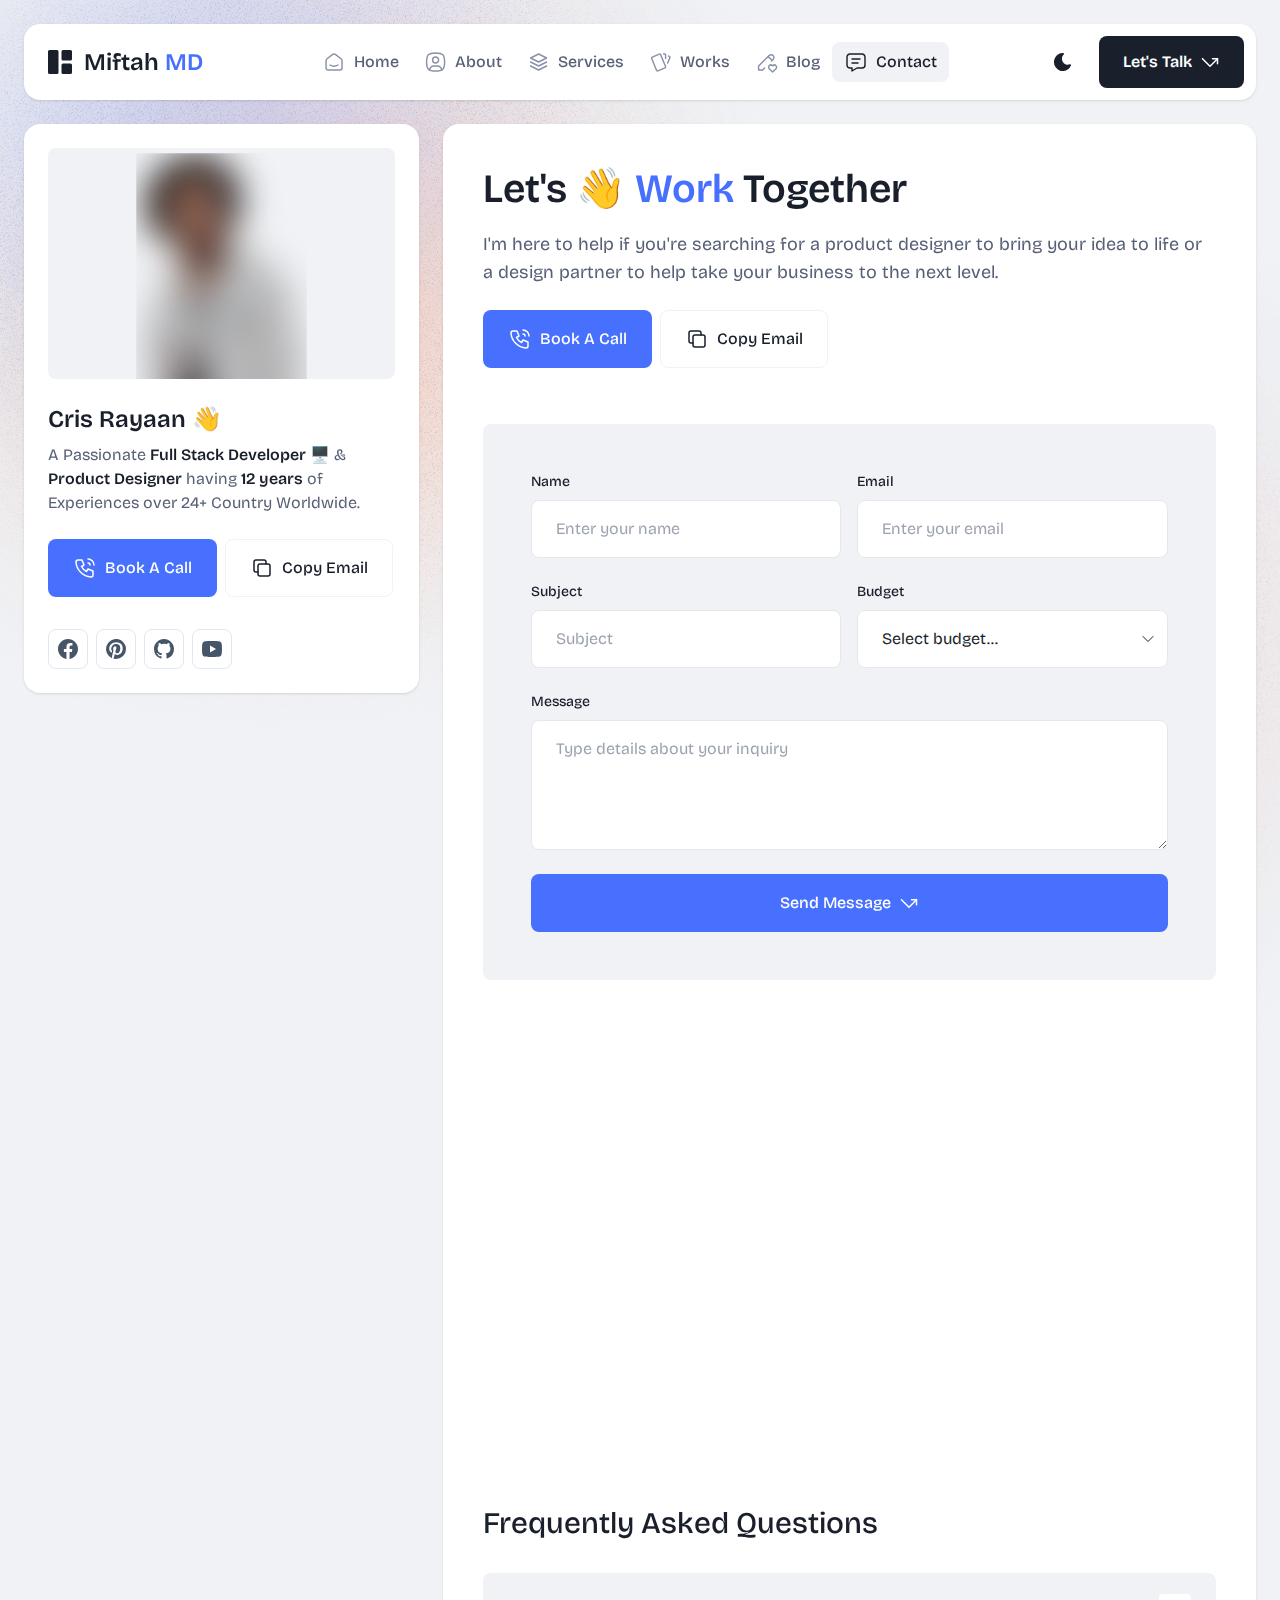
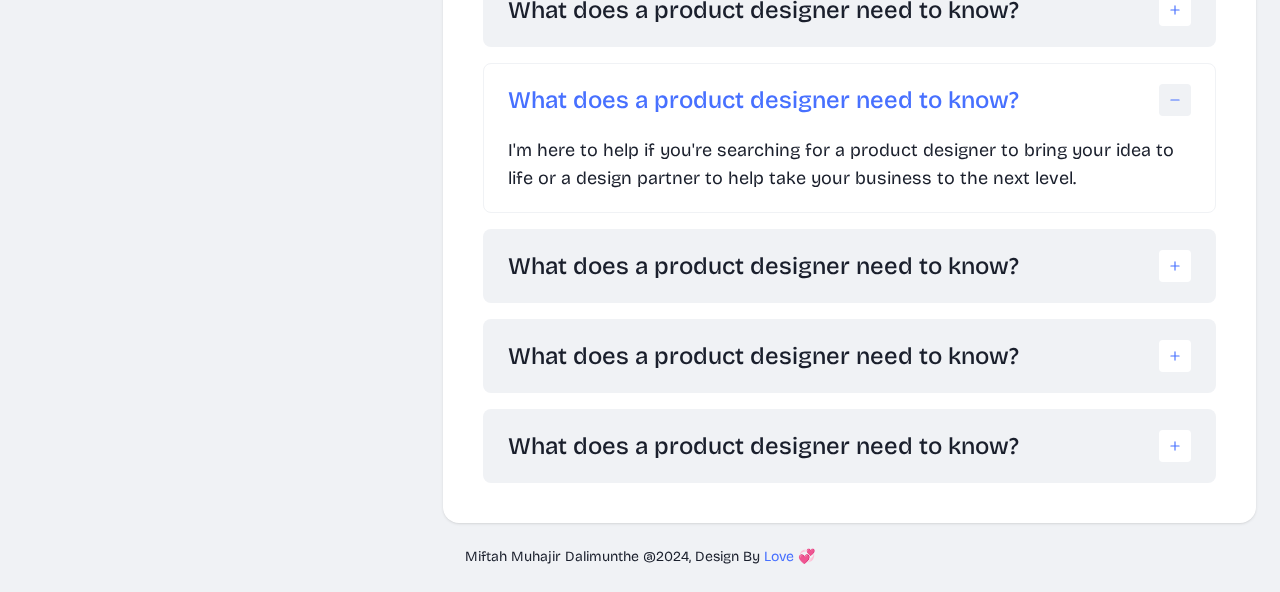
<file: contact.html>
<!DOCTYPE html>
<html lang="en" class="h-full">
  <head>
    <!-- Required meta tags -->
    <meta charset="UTF-8" />
    <meta name="viewport" content="width=device-width, initial-scale=1.0" />
    <meta http-equiv="X-UA-Compatible" content="ie=edge" />

    <!-- Title -->
    <title>Miftah Muhajir Dalimunthe</title>

    <!-- Favicon -->
    <link rel="icon" href="assets/img/favicon.svg" type="image/svg+xml" />

    <!-- Fonts -->
    <link rel="preconnect" href="https://fonts.googleapis.com" />
    <link rel="preconnect" href="https://fonts.gstatic.com" crossorigin />
    <link
      href="https://fonts.googleapis.com/css2?family=Bricolage+Grotesque:opsz,wght@12..96,300;12..96,400;12..96,500;12..96,600;12..96,700&display=swap"
      rel="stylesheet"
    />

    <!-- Styles -->
    <link
      rel="stylesheet"
      type="text/css"
      href="./assets/css/swiper-bundle.min.css"
    />
    <link
      rel="stylesheet"
      type="text/css"
      href="./assets/css/venobox.min.css"
    />
    <link rel="stylesheet" type="text/css" href="./assets/css/style.css" />
  </head>

  <body
    class="relative h-screen overflow-y-auto overflow-x-hidden bg-light text-dark dark:bg-dark-2 dark:text-light"
  >
    <div
      class="mx-auto flex max-w-screen-2xl flex-col justify-between gap-4 p-4 lg:gap-6 lg:p-6"
    >
      <!-- Header -->
      <header class="sticky top-0 z-50">
        <div class="">
          <div
            class="flex items-center justify-between rounded-2xl bg-white p-3 shadow dark:bg-black dark:shadow-dark"
          >
            <!-- Logo -->
            <a
              href="index.html"
              class="inline-flex items-center gap-3 px-3 text-2xl font-semibold text-dark dark:text-white"
            >
              <svg
                xmlns="http://www.w3.org/2000/svg"
                fill="none"
                viewBox="0 0 24 24"
                class="h-6 w-6"
              >
                <path
                  fill="currentColor"
                  d="M0 1.5A1.5 1.5 0 0 1 1.5 0H9a1.5 1.5 0 0 1 1.5 1.5v21A1.5 1.5 0 0 1 9 24H1.5A1.5 1.5 0 0 1 0 22.5v-21Zm13.5 0A1.5 1.5 0 0 1 15 0h7.5A1.5 1.5 0 0 1 24 1.5V9a1.5 1.5 0 0 1-1.5 1.5H15A1.5 1.5 0 0 1 13.5 9V1.5Zm0 13.5a1.5 1.5 0 0 1 1.5-1.5h7.5A1.5 1.5 0 0 1 24 15v7.5a1.5 1.5 0 0 1-1.5 1.5H15a1.5 1.5 0 0 1-1.5-1.5V15Z"
                />
              </svg>

              <span> Miftah <span class="text-primary">MD</span> </span>
            </a>

            <!-- Navigation menu -->
            <ul
              class="hidden flex-1 flex-wrap items-center justify-center lg:flex"
            >
              <li class="group/menu-item">
                <a
                  href="index.html"
                  class="group inline-flex items-center gap-2 rounded-lg px-3 py-2 text-center text-base font-medium text-muted transition hover:bg-light hover:text-dark group-[.active]/menu-item:bg-light group-[.active]/menu-item:text-dark dark:hover:bg-dark-2 dark:hover:text-white dark:group-[.active]/menu-item:bg-dark-2 dark:group-[.active]/menu-item:text-white"
                >
                  <svg
                    xmlns="http://www.w3.org/2000/svg"
                    viewBox="0 0 20 20"
                    fill="none"
                    stroke="currentColor"
                    stroke-linecap="round"
                    stroke-linejoin="round"
                    stroke-width="1.2"
                    class="h-6 w-6 text-[#8991A7] transition group-hover:text-dark group-[.active]/menu-item:text-dark dark:group-hover:text-white dark:group-[.active]/menu-item:text-white"
                  >
                    <path
                      d="M15.833 7.258 11.39 3.802a2.222 2.222 0 0 0-2.728 0L4.216 7.258a2.22 2.22 0 0 0-.858 1.754v6a1.667 1.667 0 0 0 1.667 1.667h10a1.667 1.667 0 0 0 1.667-1.666v-6c0-.686-.317-1.334-.859-1.755Z"
                    />
                    <path d="M13.333 12.5c-1.841 1.11-4.826 1.11-6.667 0" />
                  </svg>
                  <span>Home</span>
                </a>
              </li>
              <li class="group/menu-item">
                <a
                  href="about.html"
                  class="group inline-flex items-center gap-2 rounded-lg px-3 py-2 text-center text-base font-medium text-muted transition hover:bg-light hover:text-dark group-[.active]/menu-item:bg-light group-[.active]/menu-item:text-dark dark:hover:bg-dark-2 dark:hover:text-white dark:group-[.active]/menu-item:bg-dark-2 dark:group-[.active]/menu-item:text-white"
                >
                  <svg
                    xmlns="http://www.w3.org/2000/svg"
                    viewBox="0 0 20 20"
                    fill="none"
                    stroke="currentColor"
                    stroke-linecap="round"
                    stroke-linejoin="round"
                    stroke-width="1.2"
                    class="h-6 w-6 text-[#8991A7] transition group-hover:text-dark group-[.active]/menu-item:text-dark dark:group-hover:text-white dark:group-[.active]/menu-item:text-white"
                  >
                    <path
                      d="M10.5 10.833a2.5 2.5 0 1 0 0-5 2.5 2.5 0 0 0 0 5Z"
                    />
                    <path
                      d="M10.5 2.5c6 0 7.5 1.5 7.5 7.5s-1.5 7.5-7.5 7.5S3 16 3 10s1.5-7.5 7.5-7.5Z"
                    />
                    <path
                      d="M5.5 16.708v-.041a3.333 3.333 0 0 1 3.333-3.334h3.334a3.333 3.333 0 0 1 3.333 3.334v.041"
                    />
                  </svg>
                  <span>About</span>
                </a>
              </li>
              <li class="group/menu-item">
                <a
                  href="services.html"
                  class="group inline-flex items-center gap-2 rounded-lg px-3 py-2 text-center text-base font-medium text-muted transition hover:bg-light hover:text-dark group-[.active]/menu-item:bg-light group-[.active]/menu-item:text-dark dark:hover:bg-dark-2 dark:hover:text-white dark:group-[.active]/menu-item:bg-dark-2 dark:group-[.active]/menu-item:text-white"
                >
                  <svg
                    xmlns="http://www.w3.org/2000/svg"
                    viewBox="0 0 20 20"
                    fill="none"
                    stroke="currentColor"
                    stroke-linecap="round"
                    stroke-linejoin="round"
                    stroke-width="1.2"
                    class="h-6 w-6 text-[#8991A7] transition group-hover:text-dark group-[.active]/menu-item:text-dark dark:group-hover:text-white dark:group-[.active]/menu-item:text-white"
                  >
                    <path
                      d="M10.5 3.333 3.833 6.667 10.5 10l6.667-3.333L10.5 3.333ZM3.833 10l6.667 3.333L17.167 10M3.833 13.333l6.667 3.334 6.667-3.334"
                    />
                  </svg>
                  <span>Services</span>
                </a>
              </li>
              <li class="group/menu-item">
                <a
                  href="portfolio.html"
                  class="group inline-flex items-center gap-2 rounded-lg px-3 py-2 text-center text-base font-medium text-muted transition hover:bg-light hover:text-dark group-[.active]/menu-item:bg-light group-[.active]/menu-item:text-dark dark:hover:bg-dark-2 dark:hover:text-white dark:group-[.active]/menu-item:bg-dark-2 dark:group-[.active]/menu-item:text-white"
                >
                  <svg
                    xmlns="http://www.w3.org/2000/svg"
                    viewBox="0 0 20 20"
                    fill="none"
                    stroke="currentColor"
                    stroke-linecap="round"
                    stroke-linejoin="round"
                    stroke-width="1.2"
                    class="h-6 w-6 text-[#8991A7] transition group-hover:text-dark group-[.active]/menu-item:text-dark dark:group-hover:text-white dark:group-[.active]/menu-item:text-white"
                  >
                    <path
                      d="m3.503 5.998 5.949-2.591a.8.8 0 0 1 1.058.439l4.103 9.918a.834.834 0 0 1-.428 1.087l-5.948 2.59a.8.8 0 0 1-1.059-.438l-4.103-9.92a.833.833 0 0 1 .428-1.085ZM13 3.333h.833a.833.833 0 0 1 .834.834v2.916M17.167 5c.22.093.433.18.64.263a.833.833 0 0 1 .442 1.092l-1.915 4.478"
                    />
                  </svg>
                  <span>Works</span>
                </a>
              </li>
              <li class="group/menu-item">
                <a
                  href="blog.html"
                  class="group inline-flex items-center gap-2 rounded-lg px-3 py-2 text-center text-base font-medium text-muted transition hover:bg-light hover:text-dark group-[.active]/menu-item:bg-light group-[.active]/menu-item:text-dark dark:hover:bg-dark-2 dark:hover:text-white dark:group-[.active]/menu-item:bg-dark-2 dark:group-[.active]/menu-item:text-white"
                >
                  <svg
                    xmlns="http://www.w3.org/2000/svg"
                    viewBox="0 0 20 20"
                    fill="none"
                    stroke="currentColor"
                    stroke-linecap="round"
                    stroke-linejoin="round"
                    stroke-width="1.2"
                    class="h-6 w-6 text-[#8991A7] transition group-hover:text-dark group-[.active]/menu-item:text-dark dark:group-hover:text-white dark:group-[.active]/menu-item:text-white"
                  >
                    <path
                      d="m14.667 9.167 1.25-1.25a2.357 2.357 0 1 0-3.333-3.334l-8.75 8.75v3.334h3.333L8.834 15m2.916-9.583 3.333 3.333m.417 9.583 2.792-2.736a1.785 1.785 0 0 0 .004-2.56 1.87 1.87 0 0 0-2.608-.005l-.186.184-.186-.184a1.869 1.869 0 0 0-2.607-.005 1.787 1.787 0 0 0-.005 2.56l2.796 2.746Z"
                    />
                  </svg>
                  <span>Blog</span>
                </a>
              </li>
              <li class="group/menu-item active">
                <a
                  href="contact.html"
                  class="group inline-flex items-center gap-2 rounded-lg px-3 py-2 text-center text-base font-medium text-muted transition hover:bg-light hover:text-dark group-[.active]/menu-item:bg-light group-[.active]/menu-item:text-dark dark:hover:bg-dark-2 dark:hover:text-white dark:group-[.active]/menu-item:bg-dark-2 dark:group-[.active]/menu-item:text-white"
                >
                  <svg
                    xmlns="http://www.w3.org/2000/svg"
                    viewBox="0 0 20 20"
                    fill="none"
                    stroke="currentColor"
                    stroke-linecap="round"
                    stroke-linejoin="round"
                    stroke-width="1.2"
                    class="h-6 w-6 text-[#8991A7] transition group-hover:text-dark group-[.active]/menu-item:text-dark dark:group-hover:text-white dark:group-[.active]/menu-item:text-white"
                  >
                    <path
                      d="M6.667 7.5h6.666m-6.666 3.333h5M15 3.333a2.5 2.5 0 0 1 2.5 2.5V12.5A2.5 2.5 0 0 1 15 15h-4.167l-4.166 2.5V15H5a2.5 2.5 0 0 1-2.5-2.5V5.833a2.5 2.5 0 0 1 2.5-2.5h10Z"
                    />
                  </svg>
                  <span>Contact</span>
                </a>
              </li>
            </ul>

            <!-- Header buttons -->
            <div class="hidden items-center gap-4 lg:flex">
              <!-- Theme appearance toggler -->
              <div class="">
                <button
                  type="button"
                  class="hs-dark-mode group flex h-10 w-10 items-center justify-center rounded-lg text-center font-medium text-dark transition hover:bg-light hs-dark-mode-active:hidden dark:text-gray-400 dark:hover:text-gray-500"
                  data-hs-theme-click-value="dark"
                >
                  <svg
                    xmlns="http://www.w3.org/2000/svg"
                    fill="currentColor"
                    viewBox="0 0 24 24"
                    class="h-6 w-6"
                  >
                    <path
                      d="M11.8 3a8.656 8.656 0 0 0-4.523 1.28A8.918 8.918 0 0 0 4.04 7.756a9.167 9.167 0 0 0 .44 9.24 8.863 8.863 0 0 0 3.553 3.137 8.633 8.633 0 0 0 4.624.824 8.69 8.69 0 0 0 4.381-1.723 8.973 8.973 0 0 0 2.892-3.78c.3-.738-.419-1.48-1.142-1.179a5.604 5.604 0 0 1-3.892.15 5.74 5.74 0 0 1-3.083-2.431 5.956 5.956 0 0 1-.848-3.886c.17-1.357.8-2.61 1.78-3.541l.069-.072c.485-.567.099-1.488-.668-1.488h-.234l-.06-.005L11.8 3Z"
                    />
                  </svg>
                </button>
                <button
                  type="button"
                  class="hs-dark-mode group hidden h-10 w-10 items-center justify-center rounded-lg text-center font-medium text-dark transition hover:bg-light hs-dark-mode-active:flex dark:text-[#FD7E41] dark:hover:bg-dark dark:hover:text-[#FD7E41]"
                  data-hs-theme-click-value="light"
                >
                  <svg
                    xmlns="http://www.w3.org/2000/svg"
                    fill="currentColor"
                    viewBox="0 0 20 20"
                    class="h-6 w-6"
                  >
                    <path
                      d="M10 15.833a.833.833 0 0 1 .828.736l.005.098v.833a.833.833 0 0 1-1.66.097l-.006-.097v-.833a.833.833 0 0 1 .833-.834Zm5.26-1.741.08.069.582.583a.833.833 0 0 1-1.1 1.248l-.078-.07-.583-.583a.833.833 0 0 1 1.015-1.306l.085.059Zm-9.42.068a.833.833 0 0 1 .068 1.1l-.069.08-.583.582a.833.833 0 0 1-1.248-1.1l.07-.078.583-.583a.833.833 0 0 1 1.178 0ZM3.333 9.167a.833.833 0 0 1 .098 1.66l-.098.006H2.5a.833.833 0 0 1-.098-1.66l.098-.006h.833Zm14.167 0a.833.833 0 0 1 .098 1.66l-.098.006h-.833a.833.833 0 0 1-.098-1.66l.098-.006h.833ZM5.178 4.008l.078.07.583.583a.833.833 0 0 1-1.1 1.247l-.078-.069-.583-.583A.833.833 0 0 1 5.092 3.95l.086.058Zm10.744.069a.833.833 0 0 1 .07 1.1l-.07.079-.583.583a.833.833 0 0 1-1.247-1.1l.069-.078.583-.584a.833.833 0 0 1 1.178 0ZM10 1.667a.833.833 0 0 1 .828.736l.005.097v.833a.833.833 0 0 1-1.66.098l-.006-.098V2.5A.833.833 0 0 1 10 1.667Zm0 4.166a4.167 4.167 0 1 1-4.163 4.348L5.833 10l.004-.18A4.167 4.167 0 0 1 10 5.832Z"
                    />
                  </svg>
                </button>
              </div>

              <a
                href="contact.html"
                class="inline-flex items-center gap-2 rounded-lg bg-dark px-6 py-4 text-center text-base font-semibold leading-tight text-white transition hover:bg-primary dark:bg-dark-2 dark:text-white dark:hover:bg-primary dark:hover:text-white"
              >
                <span>Let's Talk</span>
                <svg
                  xmlns="http://www.w3.org/2000/svg"
                  fill="none"
                  viewBox="0 0 20 20"
                  stroke="currentColor"
                  stroke-linecap="round"
                  stroke-linejoin="round"
                  stroke-width="1.5"
                  class="h-5 w-5"
                >
                  <path d="M17.5 11.667v-5h-5" />
                  <path d="m17.5 6.667-7.5 7.5-7.5-7.5" />
                </svg>
              </a>
            </div>

            <!-- Navigation toggler -->
            <button
              type="button"
              class="text-dark transition dark:text-white/70 lg:hidden"
              data-hs-overlay="#mobile-menu"
              aria-controls="mobile-menu"
              aria-label="Toggle navigation"
            >
              <span class="sr-only">Toggle Navigation</span>
              <svg
                class="h-9 w-9 flex-shrink-0"
                fill="currentColor"
                viewBox="0 0 16 16"
              >
                <path
                  fill-rule="evenodd"
                  d="M2.5 12a.5.5 0 0 1 .5-.5h10a.5.5 0 0 1 0 1H3a.5.5 0 0 1-.5-.5zm0-4a.5.5 0 0 1 .5-.5h10a.5.5 0 0 1 0 1H3a.5.5 0 0 1-.5-.5zm0-4a.5.5 0 0 1 .5-.5h10a.5.5 0 0 1 0 1H3a.5.5 0 0 1-.5-.5z"
                />
              </svg>
            </button>
          </div>
        </div>
      </header>
      <!-- Header end -->

      <!-- Mobile menu -->
      <div
        id="mobile-menu"
        class="hs-overlay fixed bottom-0 start-0 top-0 z-[60] hidden h-full w-64 -translate-x-full transform overflow-y-auto bg-white transition-all duration-300 hs-overlay-open:translate-x-0 dark:bg-black [&::-webkit-scrollbar-thumb]:rounded-full [&::-webkit-scrollbar-thumb]:bg-gray-300 [&::-webkit-scrollbar-track]:bg-gray-100 [&::-webkit-scrollbar]:w-2"
      >
        <div class="flex h-full flex-col justify-between gap-5 p-5">
          <div class="">
            <!-- Logo -->
            <a
              href="index.html"
              class="inline-flex items-center gap-3 px-3 text-2xl font-semibold text-dark dark:text-white"
            >
              <svg
                xmlns="http://www.w3.org/2000/svg"
                fill="none"
                viewBox="0 0 24 24"
                class="h-6 w-6"
              >
                <path
                  fill="currentColor"
                  d="M0 1.5A1.5 1.5 0 0 1 1.5 0H9a1.5 1.5 0 0 1 1.5 1.5v21A1.5 1.5 0 0 1 9 24H1.5A1.5 1.5 0 0 1 0 22.5v-21Zm13.5 0A1.5 1.5 0 0 1 15 0h7.5A1.5 1.5 0 0 1 24 1.5V9a1.5 1.5 0 0 1-1.5 1.5H15A1.5 1.5 0 0 1 13.5 9V1.5Zm0 13.5a1.5 1.5 0 0 1 1.5-1.5h7.5A1.5 1.5 0 0 1 24 15v7.5a1.5 1.5 0 0 1-1.5 1.5H15a1.5 1.5 0 0 1-1.5-1.5V15Z"
                />
              </svg>

              <span> Bento<span class="text-primary">Folio</span> </span>
            </a>
          </div>

          <ul class="mt-4 flex flex-1 flex-col gap-2">
            <li class="group/menu-item">
              <a
                href="index.html"
                class="group inline-flex w-full items-center gap-2 rounded-lg px-3 py-2 text-center text-base font-medium text-muted transition hover:bg-light hover:text-dark group-[.active]/menu-item:bg-light group-[.active]/menu-item:text-dark dark:hover:bg-dark-2 dark:hover:text-white dark:group-[.active]/menu-item:bg-dark-2 dark:group-[.active]/menu-item:text-white"
              >
                <svg
                  xmlns="http://www.w3.org/2000/svg"
                  viewBox="0 0 20 20"
                  fill="none"
                  stroke="currentColor"
                  stroke-linecap="round"
                  stroke-linejoin="round"
                  stroke-width="1.2"
                  class="h-6 w-6 text-[#8991A7] transition group-hover:text-dark group-[.active]/menu-item:text-dark dark:group-hover:text-white dark:group-[.active]/menu-item:text-white"
                >
                  <path
                    d="M15.833 7.258 11.39 3.802a2.222 2.222 0 0 0-2.728 0L4.216 7.258a2.22 2.22 0 0 0-.858 1.754v6a1.667 1.667 0 0 0 1.667 1.667h10a1.667 1.667 0 0 0 1.667-1.666v-6c0-.686-.317-1.334-.859-1.755Z"
                  />
                  <path d="M13.333 12.5c-1.841 1.11-4.826 1.11-6.667 0" />
                </svg>
                <span>Home</span>
              </a>
            </li>
            <li class="group/menu-item">
              <a
                href="about.html"
                class="group inline-flex w-full items-center gap-2 rounded-lg px-3 py-2 text-center text-base font-medium text-muted transition hover:bg-light hover:text-dark group-[.active]/menu-item:bg-light group-[.active]/menu-item:text-dark dark:hover:bg-dark-2 dark:hover:text-white dark:group-[.active]/menu-item:bg-dark-2 dark:group-[.active]/menu-item:text-white"
              >
                <svg
                  xmlns="http://www.w3.org/2000/svg"
                  viewBox="0 0 20 20"
                  fill="none"
                  stroke="currentColor"
                  stroke-linecap="round"
                  stroke-linejoin="round"
                  stroke-width="1.2"
                  class="h-6 w-6 text-[#8991A7] transition group-hover:text-dark group-[.active]/menu-item:text-dark dark:group-hover:text-white dark:group-[.active]/menu-item:text-white"
                >
                  <path d="M10.5 10.833a2.5 2.5 0 1 0 0-5 2.5 2.5 0 0 0 0 5Z" />
                  <path
                    d="M10.5 2.5c6 0 7.5 1.5 7.5 7.5s-1.5 7.5-7.5 7.5S3 16 3 10s1.5-7.5 7.5-7.5Z"
                  />
                  <path
                    d="M5.5 16.708v-.041a3.333 3.333 0 0 1 3.333-3.334h3.334a3.333 3.333 0 0 1 3.333 3.334v.041"
                  />
                </svg>
                <span>About</span>
              </a>
            </li>
            <li class="group/menu-item">
              <a
                href="services.html"
                class="group inline-flex w-full items-center gap-2 rounded-lg px-3 py-2 text-center text-base font-medium text-muted transition hover:bg-light hover:text-dark group-[.active]/menu-item:bg-light group-[.active]/menu-item:text-dark dark:hover:bg-dark-2 dark:hover:text-white dark:group-[.active]/menu-item:bg-dark-2 dark:group-[.active]/menu-item:text-white"
              >
                <svg
                  xmlns="http://www.w3.org/2000/svg"
                  viewBox="0 0 20 20"
                  fill="none"
                  stroke="currentColor"
                  stroke-linecap="round"
                  stroke-linejoin="round"
                  stroke-width="1.2"
                  class="h-6 w-6 text-[#8991A7] transition group-hover:text-dark group-[.active]/menu-item:text-dark dark:group-hover:text-white dark:group-[.active]/menu-item:text-white"
                >
                  <path
                    d="M10.5 3.333 3.833 6.667 10.5 10l6.667-3.333L10.5 3.333ZM3.833 10l6.667 3.333L17.167 10M3.833 13.333l6.667 3.334 6.667-3.334"
                  />
                </svg>
                <span>Services</span>
              </a>
            </li>
            <li class="group/menu-item">
              <a
                href="portfolio.html"
                class="group inline-flex w-full items-center gap-2 rounded-lg px-3 py-2 text-center text-base font-medium text-muted transition hover:bg-light hover:text-dark group-[.active]/menu-item:bg-light group-[.active]/menu-item:text-dark dark:hover:bg-dark-2 dark:hover:text-white dark:group-[.active]/menu-item:bg-dark-2 dark:group-[.active]/menu-item:text-white"
              >
                <svg
                  xmlns="http://www.w3.org/2000/svg"
                  viewBox="0 0 20 20"
                  fill="none"
                  stroke="currentColor"
                  stroke-linecap="round"
                  stroke-linejoin="round"
                  stroke-width="1.2"
                  class="h-6 w-6 text-[#8991A7] transition group-hover:text-dark group-[.active]/menu-item:text-dark dark:group-hover:text-white dark:group-[.active]/menu-item:text-white"
                >
                  <path
                    d="m3.503 5.998 5.949-2.591a.8.8 0 0 1 1.058.439l4.103 9.918a.834.834 0 0 1-.428 1.087l-5.948 2.59a.8.8 0 0 1-1.059-.438l-4.103-9.92a.833.833 0 0 1 .428-1.085ZM13 3.333h.833a.833.833 0 0 1 .834.834v2.916M17.167 5c.22.093.433.18.64.263a.833.833 0 0 1 .442 1.092l-1.915 4.478"
                  />
                </svg>
                <span>Works</span>
              </a>
            </li>
            <li class="group/menu-item">
              <a
                href="blog.html"
                class="group inline-flex w-full items-center gap-2 rounded-lg px-3 py-2 text-center text-base font-medium text-muted transition hover:bg-light hover:text-dark group-[.active]/menu-item:bg-light group-[.active]/menu-item:text-dark dark:hover:bg-dark-2 dark:hover:text-white dark:group-[.active]/menu-item:bg-dark-2 dark:group-[.active]/menu-item:text-white"
              >
                <svg
                  xmlns="http://www.w3.org/2000/svg"
                  viewBox="0 0 20 20"
                  fill="none"
                  stroke="currentColor"
                  stroke-linecap="round"
                  stroke-linejoin="round"
                  stroke-width="1.2"
                  class="h-6 w-6 text-[#8991A7] transition group-hover:text-dark group-[.active]/menu-item:text-dark dark:group-hover:text-white dark:group-[.active]/menu-item:text-white"
                >
                  <path
                    d="m14.667 9.167 1.25-1.25a2.357 2.357 0 1 0-3.333-3.334l-8.75 8.75v3.334h3.333L8.834 15m2.916-9.583 3.333 3.333m.417 9.583 2.792-2.736a1.785 1.785 0 0 0 .004-2.56 1.87 1.87 0 0 0-2.608-.005l-.186.184-.186-.184a1.869 1.869 0 0 0-2.607-.005 1.787 1.787 0 0 0-.005 2.56l2.796 2.746Z"
                  />
                </svg>
                <span>Blog</span>
              </a>
            </li>
            <li class="group/menu-item active">
              <a
                href="contact.html"
                class="group inline-flex w-full items-center gap-2 rounded-lg px-3 py-2 text-center text-base font-medium text-muted transition hover:bg-light hover:text-dark group-[.active]/menu-item:bg-light group-[.active]/menu-item:text-dark dark:hover:bg-dark-2 dark:hover:text-white dark:group-[.active]/menu-item:bg-dark-2 dark:group-[.active]/menu-item:text-white"
              >
                <svg
                  xmlns="http://www.w3.org/2000/svg"
                  viewBox="0 0 20 20"
                  fill="none"
                  stroke="currentColor"
                  stroke-linecap="round"
                  stroke-linejoin="round"
                  stroke-width="1.2"
                  class="h-6 w-6 text-[#8991A7] transition group-hover:text-dark group-[.active]/menu-item:text-dark dark:group-hover:text-white dark:group-[.active]/menu-item:text-white"
                >
                  <path
                    d="M6.667 7.5h6.666m-6.666 3.333h5M15 3.333a2.5 2.5 0 0 1 2.5 2.5V12.5A2.5 2.5 0 0 1 15 15h-4.167l-4.166 2.5V15H5a2.5 2.5 0 0 1-2.5-2.5V5.833a2.5 2.5 0 0 1 2.5-2.5h10Z"
                  />
                </svg>
                <span>Contact</span>
              </a>
            </li>
          </ul>

          <div class="flex flex-col gap-3">
            <button
              data-hs-theme-click-value="dark"
              class="hs-dark-mode flex w-full items-center justify-start gap-2 rounded-lg px-4 py-2 text-center text-sm text-muted transition hover:bg-light hs-dark-mode-active:hidden dark:hover:bg-dark dark:hover:text-white"
            >
              <svg
                xmlns="http://www.w3.org/2000/svg"
                fill="currentColor"
                viewBox="0 0 24 24"
                class="h-6 w-6"
              >
                <path
                  d="M11.8 3a8.656 8.656 0 0 0-4.523 1.28A8.918 8.918 0 0 0 4.04 7.756a9.167 9.167 0 0 0 .44 9.24 8.863 8.863 0 0 0 3.553 3.137 8.633 8.633 0 0 0 4.624.824 8.69 8.69 0 0 0 4.381-1.723 8.973 8.973 0 0 0 2.892-3.78c.3-.738-.419-1.48-1.142-1.179a5.604 5.604 0 0 1-3.892.15 5.74 5.74 0 0 1-3.083-2.431 5.956 5.956 0 0 1-.848-3.886c.17-1.357.8-2.61 1.78-3.541l.069-.072c.485-.567.099-1.488-.668-1.488h-.234l-.06-.005L11.8 3Z"
                />
              </svg>

              <span>Change appearance</span>
            </button>

            <button
              data-hs-theme-click-value="light"
              class="hs-dark-mode hidden w-full items-center justify-start gap-2 rounded-lg px-4 py-2 text-center text-sm text-muted transition hover:bg-light hs-dark-mode-active:flex dark:hover:bg-dark dark:hover:text-white"
            >
              <svg
                xmlns="http://www.w3.org/2000/svg"
                fill="currentColor"
                viewBox="0 0 24 24"
                class="h-6 w-6"
              >
                <path
                  d="M10 15.833a.833.833 0 0 1 .828.736l.005.098v.833a.833.833 0 0 1-1.66.097l-.006-.097v-.833a.833.833 0 0 1 .833-.834Zm5.26-1.741.08.069.582.583a.833.833 0 0 1-1.1 1.248l-.078-.07-.583-.583a.833.833 0 0 1 1.015-1.306l.085.059Zm-9.42.068a.833.833 0 0 1 .068 1.1l-.069.08-.583.582a.833.833 0 0 1-1.248-1.1l.07-.078.583-.583a.833.833 0 0 1 1.178 0ZM3.333 9.167a.833.833 0 0 1 .098 1.66l-.098.006H2.5a.833.833 0 0 1-.098-1.66l.098-.006h.833Zm14.167 0a.833.833 0 0 1 .098 1.66l-.098.006h-.833a.833.833 0 0 1-.098-1.66l.098-.006h.833ZM5.178 4.008l.078.07.583.583a.833.833 0 0 1-1.1 1.247l-.078-.069-.583-.583A.833.833 0 0 1 5.092 3.95l.086.058Zm10.744.069a.833.833 0 0 1 .07 1.1l-.07.079-.583.583a.833.833 0 0 1-1.247-1.1l.069-.078.583-.584a.833.833 0 0 1 1.178 0ZM10 1.667a.833.833 0 0 1 .828.736l.005.097v.833a.833.833 0 0 1-1.66.098l-.006-.098V2.5A.833.833 0 0 1 10 1.667Zm0 4.166a4.167 4.167 0 1 1-4.163 4.348L5.833 10l.004-.18A4.167 4.167 0 0 1 10 5.832Z"
                />
              </svg>

              <span>Change appearance</span>
            </button>

            <a
              href="contact.html"
              class="inline-flex w-full items-center justify-center gap-2 rounded-lg bg-dark px-6 py-4 text-center text-base font-semibold leading-tight text-white transition hover:bg-primary dark:bg-dark-2 dark:text-white dark:hover:bg-primary dark:hover:text-white"
            >
              <span>Let's Talk</span>
              <svg
                xmlns="http://www.w3.org/2000/svg"
                fill="none"
                viewBox="0 0 20 20"
                stroke="currentColor"
                stroke-linecap="round"
                stroke-linejoin="round"
                stroke-width="1.5"
                class="h-5 w-5"
              >
                <path d="M17.5 11.667v-5h-5" />
                <path d="m17.5 6.667-7.5 7.5-7.5-7.5" />
              </svg>
            </a>
          </div>
        </div>
      </div>

      <main class="grid grid-cols-1 gap-4 lg:grid-cols-3 lg:gap-6">
        <!-- Intro -->
        <div class="">
          <div
            class="rounded-2xl bg-white p-6 shadow dark:bg-black dark:shadow-dark lg:sticky lg:top-24"
          >
            <div
              class="aspect-6/4 overflow-hidden rounded-lg bg-light pt-4 text-center dark:bg-dark-2"
            >
              <img
                src="assets/img/profile.png"
                alt=""
                class="inline-block h-full w-full scale-110 object-contain object-bottom"
              />
            </div>

            <div class="mt-6">
              <h3 class="text-2xl font-semibold dark:text-light">
                Cris Rayaan 👋
              </h3>
              <p class="mt-2 text-muted dark:text-light/70">
                A Passionate
                <span class="font-semibold text-dark dark:text-white">
                  Full Stack Developer
                </span>
                🖥️ &
                <span class="font-semibold text-dark dark:text-white">
                  Product Designer
                </span>
                having
                <span class="font-semibold text-dark dark:text-white">
                  12 years
                </span>
                of Experiences over 24+ Country Worldwide.
              </p>

              <!-- CTA buttons -->
              <div class="mt-6 flex flex-wrap gap-2">
                <a
                  href="#"
                  class="inline-flex items-center gap-x-2 rounded-lg border border-transparent bg-primary px-6 py-4 font-medium text-white transition hover:bg-blue-600 focus:outline-none focus:ring disabled:pointer-events-none disabled:opacity-50"
                >
                  <svg
                    xmlns="http://www.w3.org/2000/svg"
                    viewBox="0 0 24 24"
                    fill="none"
                    stroke="currentColor"
                    stroke-linecap="round"
                    stroke-linejoin="round"
                    stroke-width="1.5"
                    class="h-6 w-6"
                  >
                    <path
                      d="M5 4h4l2 5-2.5 1.5a11 11 0 0 0 5 5L15 13l5 2v4a2 2 0 0 1-2 2A16 16 0 0 1 3 6a2 2 0 0 1 2-2Zm10 3a2 2 0 0 1 2 2m-2-6a6 6 0 0 1 6 6"
                    />
                  </svg>
                  <span>Book A Call</span>
                </a>
                <button
                  type="button"
                  data-clipboard-text="shams.sujon.01@gmail.com"
                  data-clipboard-action="copy"
                  data-clipboard-success-text="Copied to clipboard"
                  class="js-clipboard hs-tooltip inline-flex items-center gap-x-2 rounded-lg border border-light bg-transparent px-6 py-4 font-medium text-dark transition [--trigger:focus] hover:bg-light focus:outline-none focus:ring disabled:pointer-events-none disabled:opacity-50 dark:border-dark dark:text-light/70 dark:hover:bg-dark dark:hover:text-white"
                >
                  <svg
                    xmlns="http://www.w3.org/2000/svg"
                    viewBox="0 0 24 24"
                    fill="none"
                    stroke="currentColor"
                    stroke-linecap="round"
                    stroke-linejoin="round"
                    stroke-width="1.5"
                    class="h-6 w-6"
                  >
                    <path
                      d="M8 10a2 2 0 0 1 2-2h8a2 2 0 0 1 2 2v8a2 2 0 0 1-2 2h-8a2 2 0 0 1-2-2v-8Z"
                    />
                    <path
                      d="M16 8V6a2 2 0 0 0-2-2H6a2 2 0 0 0-2 2v8a2 2 0 0 0 2 2h2"
                    />
                  </svg>
                  <span>Copy Email</span>

                  <span
                    class="hs-tooltip-content invisible z-10 hidden rounded-lg bg-gray-900 px-2 py-1 text-xs font-medium text-white opacity-0 shadow-sm transition-opacity hs-tooltip-shown:visible hs-tooltip-shown:opacity-100 dark:bg-slate-700"
                    role="tooltip"
                  >
                    Copied to clipboard
                  </span>
                </button>
              </div>

              <!-- Social -->
              <div class="mt-8 flex flex-wrap items-center gap-2">
                <a
                  href="#"
                  class="flex h-10 w-10 items-center justify-center rounded-lg border border-slate-200 bg-transparent text-center text-slate-600 transition hover:text-primary focus:outline-none focus:ring disabled:pointer-events-none disabled:opacity-50 dark:border-transparent dark:bg-dark-2 dark:text-slate-500 dark:hover:text-primary"
                >
                  <svg
                    xmlns="http://www.w3.org/2000/svg"
                    viewBox="0 0 24 24"
                    fill="currentColor"
                    class="h-6 w-6"
                  >
                    <path
                      d="M12 2C6.477 2 2 6.477 2 12c0 4.991 3.657 9.128 8.438 9.879V14.89h-2.54V12h2.54V9.797c0-2.506 1.492-3.89 3.777-3.89 1.094 0 2.238.195 2.238.195v2.46h-1.26c-1.243 0-1.63.771-1.63 1.562V12h2.773l-.443 2.89h-2.33v6.989C18.343 21.129 22 16.99 22 12c0-5.523-4.477-10-10-10Z"
                    />
                  </svg>
                </a>
                <a
                  href="#"
                  class="flex h-10 w-10 items-center justify-center rounded-lg border border-slate-200 bg-transparent text-center text-slate-600 transition hover:text-primary focus:outline-none focus:ring disabled:pointer-events-none disabled:opacity-50 dark:border-transparent dark:bg-dark-2 dark:text-slate-500 dark:hover:text-primary"
                >
                  <svg
                    xmlns="http://www.w3.org/2000/svg"
                    viewBox="0 0 24 24"
                    fill="currentColor"
                    class="h-6 w-6"
                  >
                    <path
                      d="M13.37 2.094A10.003 10.003 0 0 0 8.002 21.17a7.757 7.757 0 0 1 .163-2.293c.185-.839 1.296-5.463 1.296-5.463a3.74 3.74 0 0 1-.324-1.577c0-1.485.857-2.593 1.923-2.593a1.334 1.334 0 0 1 1.342 1.508c0 .9-.578 2.262-.88 3.54a1.544 1.544 0 0 0 1.575 1.923c1.898 0 3.17-2.431 3.17-5.301 0-2.2-1.457-3.848-4.143-3.848a4.746 4.746 0 0 0-4.93 4.794 2.96 2.96 0 0 0 .648 1.97.48.48 0 0 1 .162.554c-.046.184-.162.623-.208.784a.354.354 0 0 1-.51.254c-1.384-.554-2.036-2.077-2.036-3.816 0-2.847 2.384-6.255 7.154-6.255 3.796 0 6.32 2.777 6.32 5.747 0 3.909-2.177 6.848-5.394 6.848a2.862 2.862 0 0 1-2.454-1.246s-.578 2.316-.692 2.754a8.026 8.026 0 0 1-1.019 2.131c.923.28 1.882.42 2.846.416a9.99 9.99 0 0 0 9.996-10.003 10.002 10.002 0 0 0-8.635-9.903l-.002-.001Z"
                    />
                  </svg>
                </a>
                <a
                  href="#"
                  class="flex h-10 w-10 items-center justify-center rounded-lg border border-slate-200 bg-transparent text-center text-slate-600 transition hover:text-primary focus:outline-none focus:ring disabled:pointer-events-none disabled:opacity-50 dark:border-transparent dark:bg-dark-2 dark:text-slate-500 dark:hover:text-primary"
                >
                  <svg
                    xmlns="http://www.w3.org/2000/svg"
                    viewBox="0 0 24 24"
                    fill="currentColor"
                    class="h-6 w-6"
                  >
                    <path
                      d="M12 2C6.475 2 2 6.475 2 12a9.994 9.994 0 0 0 6.838 9.488c.5.087.687-.213.687-.476 0-.237-.013-1.024-.013-1.862-2.512.463-3.162-.612-3.362-1.175-.113-.288-.6-1.175-1.025-1.413-.35-.187-.85-.65-.013-.662.788-.013 1.35.725 1.538 1.025.9 1.512 2.338 1.087 2.912.825.088-.65.35-1.087.638-1.337-2.225-.25-4.55-1.113-4.55-4.938 0-1.088.387-1.987 1.025-2.688-.1-.25-.45-1.275.1-2.65 0 0 .837-.262 2.75 1.026a9.28 9.28 0 0 1 2.5-.338c.85 0 1.7.112 2.5.337 1.912-1.3 2.75-1.024 2.75-1.024.55 1.375.2 2.4.1 2.65.637.7 1.025 1.587 1.025 2.687 0 3.838-2.337 4.688-4.562 4.938.362.312.675.912.675 1.85 0 1.337-.013 2.412-.013 2.75 0 .262.188.574.688.474A10.016 10.016 0 0 0 22 12c0-5.525-4.475-10-10-10Z"
                    />
                  </svg>
                </a>
                <a
                  href="#"
                  class="flex h-10 w-10 items-center justify-center rounded-lg border border-slate-200 bg-transparent text-center text-slate-600 transition hover:text-primary focus:outline-none focus:ring disabled:pointer-events-none disabled:opacity-50 dark:border-transparent dark:bg-dark-2 dark:text-slate-500 dark:hover:text-primary"
                >
                  <svg
                    xmlns="http://www.w3.org/2000/svg"
                    viewBox="0 0 24 24"
                    fill="currentColor"
                    class="h-6 w-6"
                  >
                    <path
                      d="M21.543 6.498C22 8.28 22 12 22 12s0 3.72-.457 5.502c-.254.985-.997 1.76-1.938 2.022C17.896 20 12 20 12 20s-5.893 0-7.605-.476c-.945-.266-1.687-1.04-1.938-2.022C2 15.72 2 12 2 12s0-3.72.457-5.502c.254-.985.997-1.76 1.938-2.022C6.107 4 12 4 12 4s5.896 0 7.605.476c.945.266 1.687 1.04 1.938 2.022ZM10 15.5l6-3.5-6-3.5v7Z"
                    />
                  </svg>
                </a>
              </div>
            </div>
          </div>
        </div>

        <!-- Contact -->
        <div
          class="rounded-2xl bg-white p-6 shadow dark:bg-black dark:shadow-dark lg:col-span-2 lg:p-10"
        >
          <div class="">
            <h2
              class="text-3xl font-semibold leading-tight text-dark dark:text-light lg:text-[40px] lg:leading-tight"
            >
              Let's 👋 <span class="text-primary">Work</span> Together
            </h2>
            <p class="mt-4 text-lg text-muted dark:text-light/70">
              I'm here to help if you're searching for a product designer to
              bring your idea to life or a design partner to help take your
              business to the next level.
            </p>
            <!-- CTA buttons -->
            <div class="mt-6 flex flex-wrap gap-2">
              <a
                href="#"
                class="inline-flex items-center gap-x-2 rounded-lg border border-transparent bg-primary px-6 py-4 font-medium text-white transition hover:bg-blue-600 focus:outline-none focus:ring disabled:pointer-events-none disabled:opacity-50"
              >
                <svg
                  xmlns="http://www.w3.org/2000/svg"
                  viewBox="0 0 24 24"
                  fill="none"
                  stroke="currentColor"
                  stroke-linecap="round"
                  stroke-linejoin="round"
                  stroke-width="1.5"
                  class="h-6 w-6"
                >
                  <path
                    d="M5 4h4l2 5-2.5 1.5a11 11 0 0 0 5 5L15 13l5 2v4a2 2 0 0 1-2 2A16 16 0 0 1 3 6a2 2 0 0 1 2-2Zm10 3a2 2 0 0 1 2 2m-2-6a6 6 0 0 1 6 6"
                  />
                </svg>
                <span>Book A Call</span>
              </a>
              <button
                type="button"
                data-clipboard-text="shams.sujon.01@gmail.com"
                data-clipboard-action="copy"
                data-clipboard-success-text="Copied to clipboard"
                class="js-clipboard hs-tooltip inline-flex items-center gap-x-2 rounded-lg border border-light bg-transparent px-6 py-4 font-medium text-dark transition [--trigger:focus] hover:bg-light focus:outline-none focus:ring disabled:pointer-events-none disabled:opacity-50 dark:border-dark dark:text-light/70 dark:hover:bg-dark dark:hover:text-white"
              >
                <svg
                  xmlns="http://www.w3.org/2000/svg"
                  viewBox="0 0 24 24"
                  fill="none"
                  stroke="currentColor"
                  stroke-linecap="round"
                  stroke-linejoin="round"
                  stroke-width="1.5"
                  class="h-6 w-6"
                >
                  <path
                    d="M8 10a2 2 0 0 1 2-2h8a2 2 0 0 1 2 2v8a2 2 0 0 1-2 2h-8a2 2 0 0 1-2-2v-8Z"
                  />
                  <path
                    d="M16 8V6a2 2 0 0 0-2-2H6a2 2 0 0 0-2 2v8a2 2 0 0 0 2 2h2"
                  />
                </svg>
                <span>Copy Email</span>

                <span
                  class="hs-tooltip-content invisible z-10 hidden rounded-lg bg-gray-900 px-2 py-1 text-xs font-medium text-white opacity-0 shadow-sm transition-opacity hs-tooltip-shown:visible hs-tooltip-shown:opacity-100 dark:bg-slate-700"
                  role="tooltip"
                >
                  Copied to clipboard
                </span>
              </button>
            </div>
          </div>

          <div class="mt-10 lg:mt-14">
            <form
              id="contact-form"
              method="post"
              action="assets/php/contact_email.php"
              class="space-y-6 rounded-lg bg-light p-6 dark:bg-dark-2 xl:p-12"
            >
              <div class="grid grid-cols-1 gap-4 md:grid-cols-2">
                <div class="">
                  <label
                    for="name"
                    class="mb-2 block text-sm font-medium text-dark dark:text-light"
                  >
                    Name
                  </label>
                  <input
                    required
                    type="text"
                    id="name"
                    name="name"
                    placeholder="Enter your name"
                    class="block w-full rounded-lg border border-gray-200 bg-white px-6 py-4 text-base outline-none transition focus:border-dark focus:ring focus:ring-dark/20 disabled:pointer-events-none disabled:opacity-50 dark:border-dark dark:bg-black dark:text-white dark:focus:border-muted dark:focus:ring-white/20"
                  />
                </div>
                <div class="">
                  <label
                    for="email"
                    class="mb-2 block text-sm font-medium text-dark dark:text-light"
                  >
                    Email
                  </label>
                  <input
                    required
                    type="email"
                    id="email"
                    name="email"
                    placeholder="Enter your email"
                    class="block w-full rounded-lg border border-gray-200 bg-white px-6 py-4 text-base outline-none transition focus:border-dark focus:ring focus:ring-dark/20 disabled:pointer-events-none disabled:opacity-50 dark:border-dark dark:bg-black dark:text-white dark:focus:border-muted dark:focus:ring-white/20"
                  />
                </div>
              </div>

              <div class="grid grid-cols-1 gap-4 md:grid-cols-2">
                <div class="">
                  <label
                    for="subject"
                    class="mb-2 block text-sm font-medium text-dark dark:text-light"
                  >
                    Subject
                  </label>
                  <input
                    required
                    type="text"
                    id="subject"
                    name="subject"
                    placeholder="Subject"
                    class="block w-full rounded-lg border border-gray-200 bg-white px-6 py-4 text-base outline-none transition focus:border-dark focus:ring focus:ring-dark/20 disabled:pointer-events-none disabled:opacity-50 dark:border-dark dark:bg-black dark:text-white dark:focus:border-muted dark:focus:ring-white/20"
                  />
                </div>

                <div class="">
                  <label
                    for="budget"
                    class="mb-2 block text-sm font-medium text-dark dark:text-light"
                  >
                    Budget
                  </label>
                  <div class="relative">
                    <select
                      data-hs-select='{
											"placeholder": "Select budget...",
											"toggleTag": "<button type=\"button\"></button>",
											"toggleClasses": "relative flex w-full cursor-pointer text-nowrap rounded-lg border border-gray-200 bg-white px-6 py-4 pe-9 text-start text-base outline-none transition before:absolute before:inset-0 before:z-[1] focus:border-dark focus:ring focus:ring-dark/20 hs-select-disabled:pointer-events-none hs-select-disabled:opacity-50 dark:border-dark dark:bg-black dark:text-white dark:focus:border-muted dark:focus:ring-white/20",
											"dropdownClasses": "z-50 mt-2 max-h-[300px] w-full space-y-0.5 overflow-hidden overflow-y-auto rounded-lg border border-gray-200 bg-white p-1 dark:border-gray-700 dark:bg-slate-900",
											"optionClasses": "w-full cursor-pointer rounded-lg px-4 py-2 text-sm text-gray-800 hover:bg-gray-100 focus:bg-gray-100 focus:outline-none dark:bg-slate-900 dark:text-gray-200 dark:hover:bg-slate-800 dark:focus:bg-slate-800",
											"optionTemplate": "<div class=\"flex justify-between items-center w-full\"><span data-title></span><span class=\"hidden hs-selected:block\"><svg class=\"flex-shrink-0 w-3.5 h-3.5 text-blue-600 dark:text-blue-500\" xmlns=\"http:.w3.org/2000/svg\" width=\"24\" height=\"24\" viewBox=\"0 0 24 24\" fill=\"none\" stroke=\"currentColor\" stroke-width=\"2\" stroke-linecap=\"round\" stroke-linejoin=\"round\"><polyline points=\"20 6 9 17 4 12\"/></svg></span></div>"
										  }'
                      class="hidden"
                      id="budget"
                      name="budget"
                      required
                    >
                      <option value="">Choose</option>
                      <option>$5000</option>
                      <option>$5000 - $10000</option>
                      <option>$10000 - $20000</option>
                      <option>$20000+</option>
                    </select>

                    <div class="absolute end-3 top-1/2 -translate-y-1/2">
                      <svg
                        xmlns="http://www.w3.org/2000/svg"
                        fill="none"
                        viewBox="0 0 24 24"
                        stroke-width="1.5"
                        stroke="currentColor"
                        stroke-linecap="round"
                        stroke-linejoin="round"
                        class="h-4 w-4 flex-shrink-0"
                      >
                        <path d="m19.5 8.25-7.5 7.5-7.5-7.5" />
                      </svg>
                    </div>
                  </div>
                </div>
              </div>

              <div class="">
                <label
                  for="message"
                  class="mb-2 block text-sm font-medium text-dark dark:text-light"
                >
                  Message
                </label>

                <textarea
                  required
                  id="message"
                  name="message"
                  placeholder="Type details about your inquiry"
                  rows="4"
                  class="block w-full rounded-lg border border-gray-200 bg-white px-6 py-4 text-base outline-none transition focus:border-dark focus:ring focus:ring-dark/20 disabled:pointer-events-none disabled:opacity-50 dark:border-dark dark:bg-black dark:text-white dark:focus:border-muted dark:focus:ring-white/20"
                ></textarea>
              </div>

              <button
                type="submit"
                class="inline-flex w-full items-center justify-center gap-x-2 rounded-lg border border-transparent bg-primary px-6 py-4 text-center font-medium text-white transition hover:bg-blue-600 focus:outline-none focus:ring disabled:pointer-events-none disabled:opacity-50"
              >
                <span>Send Message</span>
                <svg
                  xmlns="http://www.w3.org/2000/svg"
                  fill="none"
                  viewBox="0 0 20 20"
                  stroke="currentColor"
                  stroke-linecap="round"
                  stroke-linejoin="round"
                  stroke-width="1.5"
                  class="h-5 w-5"
                >
                  <path d="M17.5 11.667v-5h-5" />
                  <path d="m17.5 6.667-7.5 7.5-7.5-7.5" />
                </svg>
              </button>

              <div class="status alert hidden"></div>
            </form>
          </div>

          <!-- Map -->
          <div class="mt-10 aspect-video overflow-hidden rounded-lg lg:mt-14">
            <iframe
              src="https://www.google.com/maps/embed?pb=!1m18!1m12!1m3!1d193595.2527998699!2d-74.14448787425354!3d40.697631233397885!2m3!1f0!2f0!3f0!3m2!1i1024!2i768!4f13.1!3m3!1m2!1s0x89c24fa5d33f083b%3A0xc80b8f06e177fe62!2sNew%20York%2C%20NY%2C%20USA!5e0!3m2!1sen!2sbd!4v1706676940522!5m2!1sen!2sbd"
              width="100%"
              height="100%"
              style="border: 0"
              allowfullscreen=""
              loading="lazy"
              referrerpolicy="no-referrer-when-downgrade"
              class="h-full w-full object-cover"
            ></iframe>
          </div>

          <!-- FAQ -->
          <div class="mt-10 lg:mt-14">
            <h3
              class="text-2xl font-medium text-dark dark:text-light lg:text-3xl"
            >
              Frequently Asked Questions
            </h3>

            <div class="hs-accordion-group mt-8 space-y-4">
              <div
                class="hs-accordion rounded-lg border border-transparent bg-light transition hs-accordion-active:border-light hs-accordion-active:bg-white dark:border-transparent dark:bg-dark-2 dark:hs-accordion-active:border-dark-2 dark:hs-accordion-active:bg-black"
              >
                <button
                  class="hs-accordion-toggle inline-flex w-full items-center justify-between gap-x-3 px-6 py-5 text-start text-lg font-medium text-dark transition hover:text-muted disabled:pointer-events-none disabled:opacity-50 hs-accordion-active:text-primary dark:text-light/70 dark:hover:text-light dark:focus:outline-none dark:hs-accordion-active:text-primary xl:text-2xl"
                >
                  <span>What does a product designer need to know?</span>
                  <span
                    class="grid h-8 w-8 shrink-0 place-content-center rounded bg-white text-primary hs-accordion-active:bg-light dark:bg-black dark:hs-accordion-active:bg-dark-2"
                  >
                    <svg
                      class="block h-3.5 w-3.5 hs-accordion-active:hidden"
                      xmlns="http://www.w3.org/2000/svg"
                      viewBox="0 0 24 24"
                      fill="none"
                      stroke="currentColor"
                      stroke-width="2"
                      stroke-linecap="round"
                      stroke-linejoin="round"
                    >
                      <path d="M5 12h14" />
                      <path d="M12 5v14" />
                    </svg>
                    <svg
                      class="hidden h-3.5 w-3.5 hs-accordion-active:block"
                      xmlns="http://www.w3.org/2000/svg"
                      viewBox="0 0 24 24"
                      fill="none"
                      stroke="currentColor"
                      stroke-width="2"
                      stroke-linecap="round"
                      stroke-linejoin="round"
                    >
                      <path d="M5 12h14" />
                    </svg>
                  </span>
                </button>
                <div
                  class="hs-accordion-content hidden w-full overflow-hidden transition-[height] duration-300"
                >
                  <div class="px-6 pb-5">
                    <p class="text-base xl:text-lg">
                      I'm here to help if you're searching for a product
                      designer to bring your idea to life or a design partner to
                      help take your business to the next level.
                    </p>
                  </div>
                </div>
              </div>
              <div
                class="hs-accordion active rounded-lg border border-transparent bg-light transition hs-accordion-active:border-light hs-accordion-active:bg-white dark:border-transparent dark:bg-dark-2 dark:hs-accordion-active:border-dark-2 dark:hs-accordion-active:bg-black"
              >
                <button
                  class="hs-accordion-toggle inline-flex w-full items-center justify-between gap-x-3 px-6 py-5 text-start text-lg font-medium text-dark transition hover:text-muted disabled:pointer-events-none disabled:opacity-50 hs-accordion-active:text-primary dark:text-light/70 dark:hover:text-light dark:focus:outline-none dark:hs-accordion-active:text-primary xl:text-2xl"
                >
                  <span>What does a product designer need to know?</span>
                  <span
                    class="grid h-8 w-8 shrink-0 place-content-center rounded bg-white text-primary hs-accordion-active:bg-light dark:bg-black dark:hs-accordion-active:bg-dark-2"
                  >
                    <svg
                      class="block h-3.5 w-3.5 hs-accordion-active:hidden"
                      xmlns="http://www.w3.org/2000/svg"
                      viewBox="0 0 24 24"
                      fill="none"
                      stroke="currentColor"
                      stroke-width="2"
                      stroke-linecap="round"
                      stroke-linejoin="round"
                    >
                      <path d="M5 12h14" />
                      <path d="M12 5v14" />
                    </svg>
                    <svg
                      class="hidden h-3.5 w-3.5 hs-accordion-active:block"
                      xmlns="http://www.w3.org/2000/svg"
                      viewBox="0 0 24 24"
                      fill="none"
                      stroke="currentColor"
                      stroke-width="2"
                      stroke-linecap="round"
                      stroke-linejoin="round"
                    >
                      <path d="M5 12h14" />
                    </svg>
                  </span>
                </button>
                <div
                  class="hs-accordion-content w-full overflow-hidden transition-[height] duration-300"
                >
                  <div class="px-6 pb-5">
                    <p class="text-base xl:text-lg">
                      I'm here to help if you're searching for a product
                      designer to bring your idea to life or a design partner to
                      help take your business to the next level.
                    </p>
                  </div>
                </div>
              </div>
              <div
                class="hs-accordion rounded-lg border border-transparent bg-light transition hs-accordion-active:border-light hs-accordion-active:bg-white dark:border-transparent dark:bg-dark-2 dark:hs-accordion-active:border-dark-2 dark:hs-accordion-active:bg-black"
              >
                <button
                  class="hs-accordion-toggle inline-flex w-full items-center justify-between gap-x-3 px-6 py-5 text-start text-lg font-medium text-dark transition hover:text-muted disabled:pointer-events-none disabled:opacity-50 hs-accordion-active:text-primary dark:text-light/70 dark:hover:text-light dark:focus:outline-none dark:hs-accordion-active:text-primary xl:text-2xl"
                >
                  <span>What does a product designer need to know?</span>
                  <span
                    class="grid h-8 w-8 shrink-0 place-content-center rounded bg-white text-primary hs-accordion-active:bg-light dark:bg-black dark:hs-accordion-active:bg-dark-2"
                  >
                    <svg
                      class="block h-3.5 w-3.5 hs-accordion-active:hidden"
                      xmlns="http://www.w3.org/2000/svg"
                      viewBox="0 0 24 24"
                      fill="none"
                      stroke="currentColor"
                      stroke-width="2"
                      stroke-linecap="round"
                      stroke-linejoin="round"
                    >
                      <path d="M5 12h14" />
                      <path d="M12 5v14" />
                    </svg>
                    <svg
                      class="hidden h-3.5 w-3.5 hs-accordion-active:block"
                      xmlns="http://www.w3.org/2000/svg"
                      viewBox="0 0 24 24"
                      fill="none"
                      stroke="currentColor"
                      stroke-width="2"
                      stroke-linecap="round"
                      stroke-linejoin="round"
                    >
                      <path d="M5 12h14" />
                    </svg>
                  </span>
                </button>
                <div
                  class="hs-accordion-content hidden w-full overflow-hidden transition-[height] duration-300"
                >
                  <div class="px-6 pb-5">
                    <p class="text-base xl:text-lg">
                      I'm here to help if you're searching for a product
                      designer to bring your idea to life or a design partner to
                      help take your business to the next level.
                    </p>
                  </div>
                </div>
              </div>
              <div
                class="hs-accordion rounded-lg border border-transparent bg-light transition hs-accordion-active:border-light hs-accordion-active:bg-white dark:border-transparent dark:bg-dark-2 dark:hs-accordion-active:border-dark-2 dark:hs-accordion-active:bg-black"
              >
                <button
                  class="hs-accordion-toggle inline-flex w-full items-center justify-between gap-x-3 px-6 py-5 text-start text-lg font-medium text-dark transition hover:text-muted disabled:pointer-events-none disabled:opacity-50 hs-accordion-active:text-primary dark:text-light/70 dark:hover:text-light dark:focus:outline-none dark:hs-accordion-active:text-primary xl:text-2xl"
                >
                  <span>What does a product designer need to know?</span>
                  <span
                    class="grid h-8 w-8 shrink-0 place-content-center rounded bg-white text-primary hs-accordion-active:bg-light dark:bg-black dark:hs-accordion-active:bg-dark-2"
                  >
                    <svg
                      class="block h-3.5 w-3.5 hs-accordion-active:hidden"
                      xmlns="http://www.w3.org/2000/svg"
                      viewBox="0 0 24 24"
                      fill="none"
                      stroke="currentColor"
                      stroke-width="2"
                      stroke-linecap="round"
                      stroke-linejoin="round"
                    >
                      <path d="M5 12h14" />
                      <path d="M12 5v14" />
                    </svg>
                    <svg
                      class="hidden h-3.5 w-3.5 hs-accordion-active:block"
                      xmlns="http://www.w3.org/2000/svg"
                      viewBox="0 0 24 24"
                      fill="none"
                      stroke="currentColor"
                      stroke-width="2"
                      stroke-linecap="round"
                      stroke-linejoin="round"
                    >
                      <path d="M5 12h14" />
                    </svg>
                  </span>
                </button>
                <div
                  class="hs-accordion-content hidden w-full overflow-hidden transition-[height] duration-300"
                >
                  <div class="px-6 pb-5">
                    <p class="text-base xl:text-lg">
                      I'm here to help if you're searching for a product
                      designer to bring your idea to life or a design partner to
                      help take your business to the next level.
                    </p>
                  </div>
                </div>
              </div>
              <div
                class="hs-accordion rounded-lg border border-transparent bg-light transition hs-accordion-active:border-light hs-accordion-active:bg-white dark:border-transparent dark:bg-dark-2 dark:hs-accordion-active:border-dark-2 dark:hs-accordion-active:bg-black"
              >
                <button
                  class="hs-accordion-toggle inline-flex w-full items-center justify-between gap-x-3 px-6 py-5 text-start text-lg font-medium text-dark transition hover:text-muted disabled:pointer-events-none disabled:opacity-50 hs-accordion-active:text-primary dark:text-light/70 dark:hover:text-light dark:focus:outline-none dark:hs-accordion-active:text-primary xl:text-2xl"
                >
                  <span>What does a product designer need to know?</span>
                  <span
                    class="grid h-8 w-8 shrink-0 place-content-center rounded bg-white text-primary hs-accordion-active:bg-light dark:bg-black dark:hs-accordion-active:bg-dark-2"
                  >
                    <svg
                      class="block h-3.5 w-3.5 hs-accordion-active:hidden"
                      xmlns="http://www.w3.org/2000/svg"
                      viewBox="0 0 24 24"
                      fill="none"
                      stroke="currentColor"
                      stroke-width="2"
                      stroke-linecap="round"
                      stroke-linejoin="round"
                    >
                      <path d="M5 12h14" />
                      <path d="M12 5v14" />
                    </svg>
                    <svg
                      class="hidden h-3.5 w-3.5 hs-accordion-active:block"
                      xmlns="http://www.w3.org/2000/svg"
                      viewBox="0 0 24 24"
                      fill="none"
                      stroke="currentColor"
                      stroke-width="2"
                      stroke-linecap="round"
                      stroke-linejoin="round"
                    >
                      <path d="M5 12h14" />
                    </svg>
                  </span>
                </button>
                <div
                  class="hs-accordion-content hidden w-full overflow-hidden transition-[height] duration-300"
                >
                  <div class="px-6 pb-5">
                    <p class="text-base xl:text-lg">
                      I'm here to help if you're searching for a product
                      designer to bring your idea to life or a design partner to
                      help take your business to the next level.
                    </p>
                  </div>
                </div>
              </div>
            </div>
          </div>
        </div>
      </main>

      <!-- Footer -->
      <footer class="text-center">
        <p class="text-sm dark:text-light/70">
          Miftah Muhajir Dalimunthe @2024, Design By
          <a
            href="#"
            class="inline-block border-b border-b-transparent text-primary transition hover:border-b-primary hover:text-blue-600"
          >
            Love 💞
          </a>
        </p>
      </footer>
    </div>

    <div class="shapes">
      <div
        class="fixed -left-1/2 -top-1/2 -z-10 animate-spin-very-slow xl:-left-[20%] xl:-top-1/3"
      >
        <img src="assets/img/gradient-1.png" alt="" class="" />
      </div>

      <div
        class="fixed -right-[50%] top-[10%] -z-10 animate-spin-very-slow xl:-right-[15%] xl:top-[10%]"
      >
        <img src="assets/img/gradient-2.png" alt="" class="" />
      </div>

      <div class="move-with-cursor fixed left-[10%] top-[20%] -z-10">
        <img src="assets/img/object-3d-1.png" alt="" class="" />
      </div>

      <div class="move-with-cursor fixed bottom-[20%] right-[10%] -z-10">
        <img src="assets/img/object-3d-2.png" alt="" class="" />
      </div>
    </div>

    <script src="./assets/js/preline.js"></script>
    <script src="./assets/js/swiper-bundle.min.js"></script>
    <script src="./assets/js/venobox.min.js"></script>
    <script src="./assets/js/clipboard.min.js"></script>
    <script src="./assets/js/main.js"></script>
  </body>
</html>
</file>
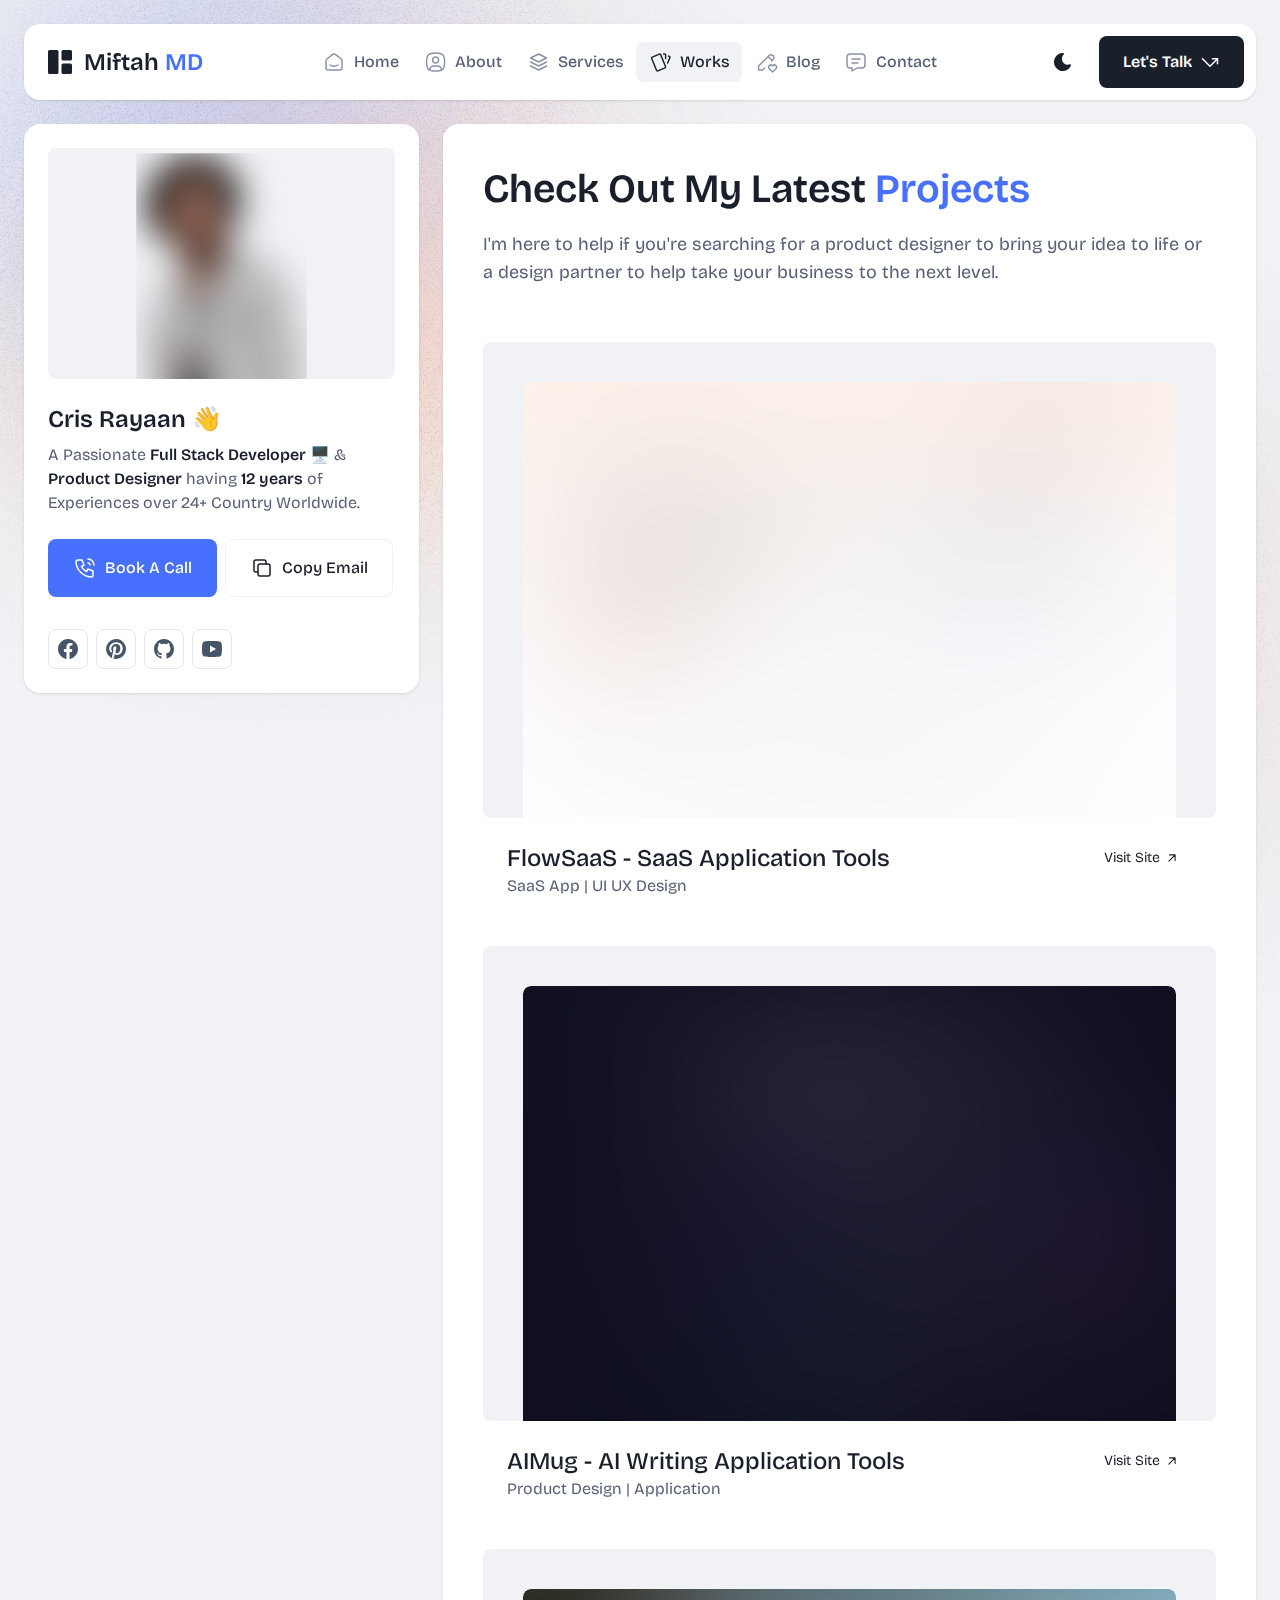
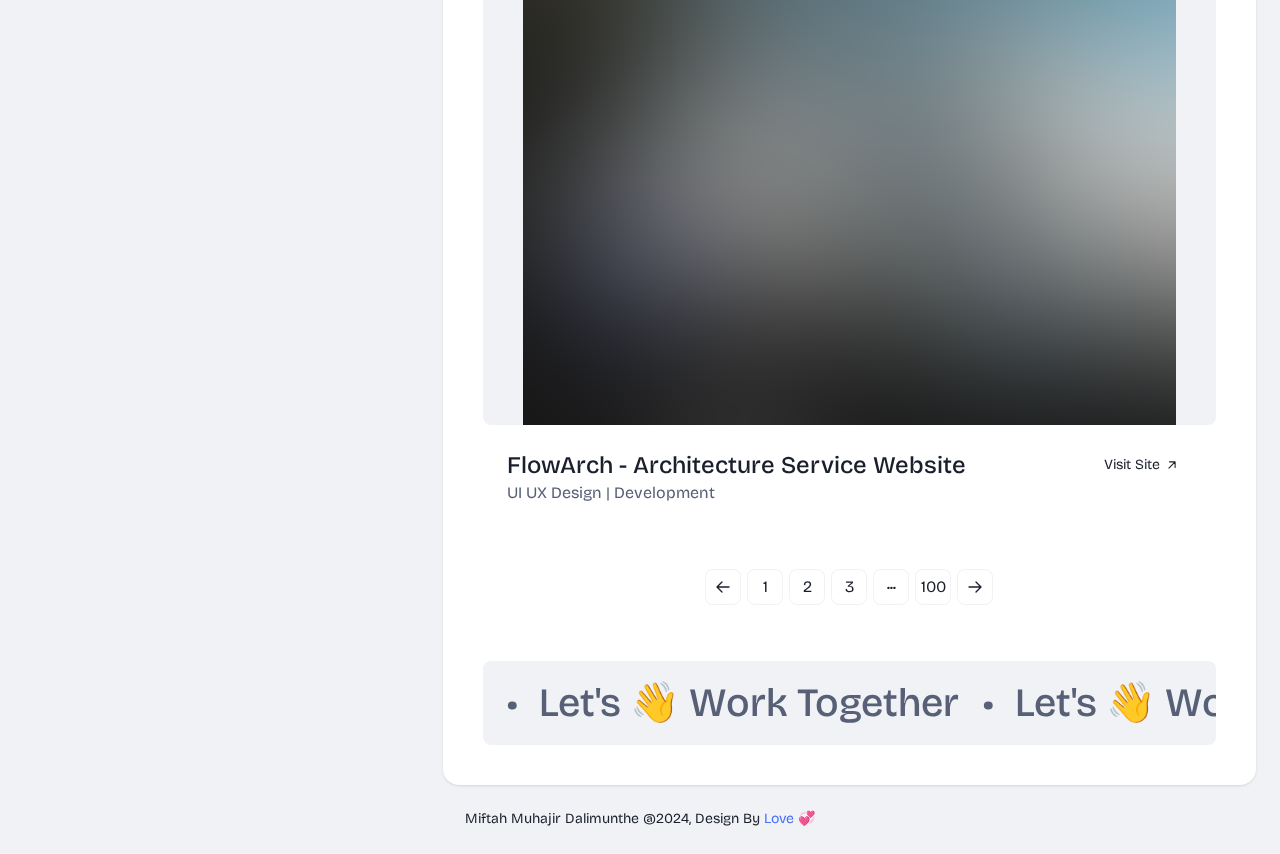
<file: portfolio.html>
<!DOCTYPE html>
<html lang="en" class="h-full">
  <head>
    <!-- Required meta tags -->
    <meta charset="UTF-8" />
    <meta name="viewport" content="width=device-width, initial-scale=1.0" />
    <meta http-equiv="X-UA-Compatible" content="ie=edge" />

    <!-- Title -->
    <title>Miftah Muhajir Dalimunthe</title>

    <!-- Favicon -->
    <link rel="icon" href="assets/img/favicon.svg" type="image/svg+xml" />

    <!-- Fonts -->
    <link rel="preconnect" href="https://fonts.googleapis.com" />
    <link rel="preconnect" href="https://fonts.gstatic.com" crossorigin />
    <link
      href="https://fonts.googleapis.com/css2?family=Bricolage+Grotesque:opsz,wght@12..96,300;12..96,400;12..96,500;12..96,600;12..96,700&display=swap"
      rel="stylesheet"
    />

    <!-- Styles -->
    <link
      rel="stylesheet"
      type="text/css"
      href="./assets/css/swiper-bundle.min.css"
    />
    <link
      rel="stylesheet"
      type="text/css"
      href="./assets/css/venobox.min.css"
    />
    <link rel="stylesheet" type="text/css" href="./assets/css/style.css" />
  </head>

  <body
    class="relative h-screen overflow-y-auto overflow-x-hidden bg-light text-dark dark:bg-dark-2 dark:text-light"
  >
    <div
      class="mx-auto flex max-w-screen-2xl flex-col justify-between gap-4 p-4 lg:gap-6 lg:p-6"
    >
      <!-- Header -->
      <header class="sticky top-0 z-50">
        <div class="">
          <div
            class="flex items-center justify-between rounded-2xl bg-white p-3 shadow dark:bg-black dark:shadow-dark"
          >
            <!-- Logo -->
            <a
              href="index.html"
              class="inline-flex items-center gap-3 px-3 text-2xl font-semibold text-dark dark:text-white"
            >
              <svg
                xmlns="http://www.w3.org/2000/svg"
                fill="none"
                viewBox="0 0 24 24"
                class="h-6 w-6"
              >
                <path
                  fill="currentColor"
                  d="M0 1.5A1.5 1.5 0 0 1 1.5 0H9a1.5 1.5 0 0 1 1.5 1.5v21A1.5 1.5 0 0 1 9 24H1.5A1.5 1.5 0 0 1 0 22.5v-21Zm13.5 0A1.5 1.5 0 0 1 15 0h7.5A1.5 1.5 0 0 1 24 1.5V9a1.5 1.5 0 0 1-1.5 1.5H15A1.5 1.5 0 0 1 13.5 9V1.5Zm0 13.5a1.5 1.5 0 0 1 1.5-1.5h7.5A1.5 1.5 0 0 1 24 15v7.5a1.5 1.5 0 0 1-1.5 1.5H15a1.5 1.5 0 0 1-1.5-1.5V15Z"
                />
              </svg>

              <span> Miftah <span class="text-primary">MD</span> </span>
            </a>

            <!-- Navigation menu -->
            <ul
              class="hidden flex-1 flex-wrap items-center justify-center lg:flex"
            >
              <li class="group/menu-item">
                <a
                  href="index.html"
                  class="group inline-flex items-center gap-2 rounded-lg px-3 py-2 text-center text-base font-medium text-muted transition hover:bg-light hover:text-dark group-[.active]/menu-item:bg-light group-[.active]/menu-item:text-dark dark:hover:bg-dark-2 dark:hover:text-white dark:group-[.active]/menu-item:bg-dark-2 dark:group-[.active]/menu-item:text-white"
                >
                  <svg
                    xmlns="http://www.w3.org/2000/svg"
                    viewBox="0 0 20 20"
                    fill="none"
                    stroke="currentColor"
                    stroke-linecap="round"
                    stroke-linejoin="round"
                    stroke-width="1.2"
                    class="h-6 w-6 text-[#8991A7] transition group-hover:text-dark group-[.active]/menu-item:text-dark dark:group-hover:text-white dark:group-[.active]/menu-item:text-white"
                  >
                    <path
                      d="M15.833 7.258 11.39 3.802a2.222 2.222 0 0 0-2.728 0L4.216 7.258a2.22 2.22 0 0 0-.858 1.754v6a1.667 1.667 0 0 0 1.667 1.667h10a1.667 1.667 0 0 0 1.667-1.666v-6c0-.686-.317-1.334-.859-1.755Z"
                    />
                    <path d="M13.333 12.5c-1.841 1.11-4.826 1.11-6.667 0" />
                  </svg>
                  <span>Home</span>
                </a>
              </li>
              <li class="group/menu-item">
                <a
                  href="about.html"
                  class="group inline-flex items-center gap-2 rounded-lg px-3 py-2 text-center text-base font-medium text-muted transition hover:bg-light hover:text-dark group-[.active]/menu-item:bg-light group-[.active]/menu-item:text-dark dark:hover:bg-dark-2 dark:hover:text-white dark:group-[.active]/menu-item:bg-dark-2 dark:group-[.active]/menu-item:text-white"
                >
                  <svg
                    xmlns="http://www.w3.org/2000/svg"
                    viewBox="0 0 20 20"
                    fill="none"
                    stroke="currentColor"
                    stroke-linecap="round"
                    stroke-linejoin="round"
                    stroke-width="1.2"
                    class="h-6 w-6 text-[#8991A7] transition group-hover:text-dark group-[.active]/menu-item:text-dark dark:group-hover:text-white dark:group-[.active]/menu-item:text-white"
                  >
                    <path
                      d="M10.5 10.833a2.5 2.5 0 1 0 0-5 2.5 2.5 0 0 0 0 5Z"
                    />
                    <path
                      d="M10.5 2.5c6 0 7.5 1.5 7.5 7.5s-1.5 7.5-7.5 7.5S3 16 3 10s1.5-7.5 7.5-7.5Z"
                    />
                    <path
                      d="M5.5 16.708v-.041a3.333 3.333 0 0 1 3.333-3.334h3.334a3.333 3.333 0 0 1 3.333 3.334v.041"
                    />
                  </svg>
                  <span>About</span>
                </a>
              </li>
              <li class="group/menu-item">
                <a
                  href="services.html"
                  class="group inline-flex items-center gap-2 rounded-lg px-3 py-2 text-center text-base font-medium text-muted transition hover:bg-light hover:text-dark group-[.active]/menu-item:bg-light group-[.active]/menu-item:text-dark dark:hover:bg-dark-2 dark:hover:text-white dark:group-[.active]/menu-item:bg-dark-2 dark:group-[.active]/menu-item:text-white"
                >
                  <svg
                    xmlns="http://www.w3.org/2000/svg"
                    viewBox="0 0 20 20"
                    fill="none"
                    stroke="currentColor"
                    stroke-linecap="round"
                    stroke-linejoin="round"
                    stroke-width="1.2"
                    class="h-6 w-6 text-[#8991A7] transition group-hover:text-dark group-[.active]/menu-item:text-dark dark:group-hover:text-white dark:group-[.active]/menu-item:text-white"
                  >
                    <path
                      d="M10.5 3.333 3.833 6.667 10.5 10l6.667-3.333L10.5 3.333ZM3.833 10l6.667 3.333L17.167 10M3.833 13.333l6.667 3.334 6.667-3.334"
                    />
                  </svg>
                  <span>Services</span>
                </a>
              </li>
              <li class="group/menu-item active">
                <a
                  href="portfolio.html"
                  class="group inline-flex items-center gap-2 rounded-lg px-3 py-2 text-center text-base font-medium text-muted transition hover:bg-light hover:text-dark group-[.active]/menu-item:bg-light group-[.active]/menu-item:text-dark dark:hover:bg-dark-2 dark:hover:text-white dark:group-[.active]/menu-item:bg-dark-2 dark:group-[.active]/menu-item:text-white"
                >
                  <svg
                    xmlns="http://www.w3.org/2000/svg"
                    viewBox="0 0 20 20"
                    fill="none"
                    stroke="currentColor"
                    stroke-linecap="round"
                    stroke-linejoin="round"
                    stroke-width="1.2"
                    class="h-6 w-6 text-[#8991A7] transition group-hover:text-dark group-[.active]/menu-item:text-dark dark:group-hover:text-white dark:group-[.active]/menu-item:text-white"
                  >
                    <path
                      d="m3.503 5.998 5.949-2.591a.8.8 0 0 1 1.058.439l4.103 9.918a.834.834 0 0 1-.428 1.087l-5.948 2.59a.8.8 0 0 1-1.059-.438l-4.103-9.92a.833.833 0 0 1 .428-1.085ZM13 3.333h.833a.833.833 0 0 1 .834.834v2.916M17.167 5c.22.093.433.18.64.263a.833.833 0 0 1 .442 1.092l-1.915 4.478"
                    />
                  </svg>
                  <span>Works</span>
                </a>
              </li>
              <li class="group/menu-item">
                <a
                  href="blog.html"
                  class="group inline-flex items-center gap-2 rounded-lg px-3 py-2 text-center text-base font-medium text-muted transition hover:bg-light hover:text-dark group-[.active]/menu-item:bg-light group-[.active]/menu-item:text-dark dark:hover:bg-dark-2 dark:hover:text-white dark:group-[.active]/menu-item:bg-dark-2 dark:group-[.active]/menu-item:text-white"
                >
                  <svg
                    xmlns="http://www.w3.org/2000/svg"
                    viewBox="0 0 20 20"
                    fill="none"
                    stroke="currentColor"
                    stroke-linecap="round"
                    stroke-linejoin="round"
                    stroke-width="1.2"
                    class="h-6 w-6 text-[#8991A7] transition group-hover:text-dark group-[.active]/menu-item:text-dark dark:group-hover:text-white dark:group-[.active]/menu-item:text-white"
                  >
                    <path
                      d="m14.667 9.167 1.25-1.25a2.357 2.357 0 1 0-3.333-3.334l-8.75 8.75v3.334h3.333L8.834 15m2.916-9.583 3.333 3.333m.417 9.583 2.792-2.736a1.785 1.785 0 0 0 .004-2.56 1.87 1.87 0 0 0-2.608-.005l-.186.184-.186-.184a1.869 1.869 0 0 0-2.607-.005 1.787 1.787 0 0 0-.005 2.56l2.796 2.746Z"
                    />
                  </svg>
                  <span>Blog</span>
                </a>
              </li>
              <li class="group/menu-item">
                <a
                  href="contact.html"
                  class="group inline-flex items-center gap-2 rounded-lg px-3 py-2 text-center text-base font-medium text-muted transition hover:bg-light hover:text-dark group-[.active]/menu-item:bg-light group-[.active]/menu-item:text-dark dark:hover:bg-dark-2 dark:hover:text-white dark:group-[.active]/menu-item:bg-dark-2 dark:group-[.active]/menu-item:text-white"
                >
                  <svg
                    xmlns="http://www.w3.org/2000/svg"
                    viewBox="0 0 20 20"
                    fill="none"
                    stroke="currentColor"
                    stroke-linecap="round"
                    stroke-linejoin="round"
                    stroke-width="1.2"
                    class="h-6 w-6 text-[#8991A7] transition group-hover:text-dark group-[.active]/menu-item:text-dark dark:group-hover:text-white dark:group-[.active]/menu-item:text-white"
                  >
                    <path
                      d="M6.667 7.5h6.666m-6.666 3.333h5M15 3.333a2.5 2.5 0 0 1 2.5 2.5V12.5A2.5 2.5 0 0 1 15 15h-4.167l-4.166 2.5V15H5a2.5 2.5 0 0 1-2.5-2.5V5.833a2.5 2.5 0 0 1 2.5-2.5h10Z"
                    />
                  </svg>
                  <span>Contact</span>
                </a>
              </li>
            </ul>

            <!-- Header buttons -->
            <div class="hidden items-center gap-4 lg:flex">
              <!-- Theme appearance toggler -->
              <div class="">
                <button
                  type="button"
                  class="hs-dark-mode group flex h-10 w-10 items-center justify-center rounded-lg text-center font-medium text-dark transition hover:bg-light hs-dark-mode-active:hidden dark:text-gray-400 dark:hover:text-gray-500"
                  data-hs-theme-click-value="dark"
                >
                  <svg
                    xmlns="http://www.w3.org/2000/svg"
                    fill="currentColor"
                    viewBox="0 0 24 24"
                    class="h-6 w-6"
                  >
                    <path
                      d="M11.8 3a8.656 8.656 0 0 0-4.523 1.28A8.918 8.918 0 0 0 4.04 7.756a9.167 9.167 0 0 0 .44 9.24 8.863 8.863 0 0 0 3.553 3.137 8.633 8.633 0 0 0 4.624.824 8.69 8.69 0 0 0 4.381-1.723 8.973 8.973 0 0 0 2.892-3.78c.3-.738-.419-1.48-1.142-1.179a5.604 5.604 0 0 1-3.892.15 5.74 5.74 0 0 1-3.083-2.431 5.956 5.956 0 0 1-.848-3.886c.17-1.357.8-2.61 1.78-3.541l.069-.072c.485-.567.099-1.488-.668-1.488h-.234l-.06-.005L11.8 3Z"
                    />
                  </svg>
                </button>
                <button
                  type="button"
                  class="hs-dark-mode group hidden h-10 w-10 items-center justify-center rounded-lg text-center font-medium text-dark transition hover:bg-light hs-dark-mode-active:flex dark:text-[#FD7E41] dark:hover:bg-dark dark:hover:text-[#FD7E41]"
                  data-hs-theme-click-value="light"
                >
                  <svg
                    xmlns="http://www.w3.org/2000/svg"
                    fill="currentColor"
                    viewBox="0 0 20 20"
                    class="h-6 w-6"
                  >
                    <path
                      d="M10 15.833a.833.833 0 0 1 .828.736l.005.098v.833a.833.833 0 0 1-1.66.097l-.006-.097v-.833a.833.833 0 0 1 .833-.834Zm5.26-1.741.08.069.582.583a.833.833 0 0 1-1.1 1.248l-.078-.07-.583-.583a.833.833 0 0 1 1.015-1.306l.085.059Zm-9.42.068a.833.833 0 0 1 .068 1.1l-.069.08-.583.582a.833.833 0 0 1-1.248-1.1l.07-.078.583-.583a.833.833 0 0 1 1.178 0ZM3.333 9.167a.833.833 0 0 1 .098 1.66l-.098.006H2.5a.833.833 0 0 1-.098-1.66l.098-.006h.833Zm14.167 0a.833.833 0 0 1 .098 1.66l-.098.006h-.833a.833.833 0 0 1-.098-1.66l.098-.006h.833ZM5.178 4.008l.078.07.583.583a.833.833 0 0 1-1.1 1.247l-.078-.069-.583-.583A.833.833 0 0 1 5.092 3.95l.086.058Zm10.744.069a.833.833 0 0 1 .07 1.1l-.07.079-.583.583a.833.833 0 0 1-1.247-1.1l.069-.078.583-.584a.833.833 0 0 1 1.178 0ZM10 1.667a.833.833 0 0 1 .828.736l.005.097v.833a.833.833 0 0 1-1.66.098l-.006-.098V2.5A.833.833 0 0 1 10 1.667Zm0 4.166a4.167 4.167 0 1 1-4.163 4.348L5.833 10l.004-.18A4.167 4.167 0 0 1 10 5.832Z"
                    />
                  </svg>
                </button>
              </div>

              <a
                href="contact.html"
                class="inline-flex items-center gap-2 rounded-lg bg-dark px-6 py-4 text-center text-base font-semibold leading-tight text-white transition hover:bg-primary dark:bg-dark-2 dark:text-white dark:hover:bg-primary dark:hover:text-white"
              >
                <span>Let's Talk</span>
                <svg
                  xmlns="http://www.w3.org/2000/svg"
                  fill="none"
                  viewBox="0 0 20 20"
                  stroke="currentColor"
                  stroke-linecap="round"
                  stroke-linejoin="round"
                  stroke-width="1.5"
                  class="h-5 w-5"
                >
                  <path d="M17.5 11.667v-5h-5" />
                  <path d="m17.5 6.667-7.5 7.5-7.5-7.5" />
                </svg>
              </a>
            </div>

            <!-- Navigation toggler -->
            <button
              type="button"
              class="text-dark transition dark:text-white/70 lg:hidden"
              data-hs-overlay="#mobile-menu"
              aria-controls="mobile-menu"
              aria-label="Toggle navigation"
            >
              <span class="sr-only">Toggle Navigation</span>
              <svg
                class="h-9 w-9 flex-shrink-0"
                fill="currentColor"
                viewBox="0 0 16 16"
              >
                <path
                  fill-rule="evenodd"
                  d="M2.5 12a.5.5 0 0 1 .5-.5h10a.5.5 0 0 1 0 1H3a.5.5 0 0 1-.5-.5zm0-4a.5.5 0 0 1 .5-.5h10a.5.5 0 0 1 0 1H3a.5.5 0 0 1-.5-.5zm0-4a.5.5 0 0 1 .5-.5h10a.5.5 0 0 1 0 1H3a.5.5 0 0 1-.5-.5z"
                />
              </svg>
            </button>
          </div>
        </div>
      </header>
      <!-- Header end -->

      <!-- Mobile menu -->
      <div
        id="mobile-menu"
        class="hs-overlay fixed bottom-0 start-0 top-0 z-[60] hidden h-full w-64 -translate-x-full transform overflow-y-auto bg-white transition-all duration-300 hs-overlay-open:translate-x-0 dark:bg-black [&::-webkit-scrollbar-thumb]:rounded-full [&::-webkit-scrollbar-thumb]:bg-gray-300 [&::-webkit-scrollbar-track]:bg-gray-100 [&::-webkit-scrollbar]:w-2"
      >
        <div class="flex h-full flex-col justify-between gap-5 p-5">
          <div class="">
            <!-- Logo -->
            <a
              href="index.html"
              class="inline-flex items-center gap-3 px-3 text-2xl font-semibold text-dark dark:text-white"
            >
              <svg
                xmlns="http://www.w3.org/2000/svg"
                fill="none"
                viewBox="0 0 24 24"
                class="h-6 w-6"
              >
                <path
                  fill="currentColor"
                  d="M0 1.5A1.5 1.5 0 0 1 1.5 0H9a1.5 1.5 0 0 1 1.5 1.5v21A1.5 1.5 0 0 1 9 24H1.5A1.5 1.5 0 0 1 0 22.5v-21Zm13.5 0A1.5 1.5 0 0 1 15 0h7.5A1.5 1.5 0 0 1 24 1.5V9a1.5 1.5 0 0 1-1.5 1.5H15A1.5 1.5 0 0 1 13.5 9V1.5Zm0 13.5a1.5 1.5 0 0 1 1.5-1.5h7.5A1.5 1.5 0 0 1 24 15v7.5a1.5 1.5 0 0 1-1.5 1.5H15a1.5 1.5 0 0 1-1.5-1.5V15Z"
                />
              </svg>

              <span> Bento<span class="text-primary">Folio</span> </span>
            </a>
          </div>

          <ul class="mt-4 flex flex-1 flex-col gap-2">
            <li class="group/menu-item">
              <a
                href="index.html"
                class="group inline-flex w-full items-center gap-2 rounded-lg px-3 py-2 text-center text-base font-medium text-muted transition hover:bg-light hover:text-dark group-[.active]/menu-item:bg-light group-[.active]/menu-item:text-dark dark:hover:bg-dark-2 dark:hover:text-white dark:group-[.active]/menu-item:bg-dark-2 dark:group-[.active]/menu-item:text-white"
              >
                <svg
                  xmlns="http://www.w3.org/2000/svg"
                  viewBox="0 0 20 20"
                  fill="none"
                  stroke="currentColor"
                  stroke-linecap="round"
                  stroke-linejoin="round"
                  stroke-width="1.2"
                  class="h-6 w-6 text-[#8991A7] transition group-hover:text-dark group-[.active]/menu-item:text-dark dark:group-hover:text-white dark:group-[.active]/menu-item:text-white"
                >
                  <path
                    d="M15.833 7.258 11.39 3.802a2.222 2.222 0 0 0-2.728 0L4.216 7.258a2.22 2.22 0 0 0-.858 1.754v6a1.667 1.667 0 0 0 1.667 1.667h10a1.667 1.667 0 0 0 1.667-1.666v-6c0-.686-.317-1.334-.859-1.755Z"
                  />
                  <path d="M13.333 12.5c-1.841 1.11-4.826 1.11-6.667 0" />
                </svg>
                <span>Home</span>
              </a>
            </li>
            <li class="group/menu-item">
              <a
                href="about.html"
                class="group inline-flex w-full items-center gap-2 rounded-lg px-3 py-2 text-center text-base font-medium text-muted transition hover:bg-light hover:text-dark group-[.active]/menu-item:bg-light group-[.active]/menu-item:text-dark dark:hover:bg-dark-2 dark:hover:text-white dark:group-[.active]/menu-item:bg-dark-2 dark:group-[.active]/menu-item:text-white"
              >
                <svg
                  xmlns="http://www.w3.org/2000/svg"
                  viewBox="0 0 20 20"
                  fill="none"
                  stroke="currentColor"
                  stroke-linecap="round"
                  stroke-linejoin="round"
                  stroke-width="1.2"
                  class="h-6 w-6 text-[#8991A7] transition group-hover:text-dark group-[.active]/menu-item:text-dark dark:group-hover:text-white dark:group-[.active]/menu-item:text-white"
                >
                  <path d="M10.5 10.833a2.5 2.5 0 1 0 0-5 2.5 2.5 0 0 0 0 5Z" />
                  <path
                    d="M10.5 2.5c6 0 7.5 1.5 7.5 7.5s-1.5 7.5-7.5 7.5S3 16 3 10s1.5-7.5 7.5-7.5Z"
                  />
                  <path
                    d="M5.5 16.708v-.041a3.333 3.333 0 0 1 3.333-3.334h3.334a3.333 3.333 0 0 1 3.333 3.334v.041"
                  />
                </svg>
                <span>About</span>
              </a>
            </li>
            <li class="group/menu-item">
              <a
                href="services.html"
                class="group inline-flex w-full items-center gap-2 rounded-lg px-3 py-2 text-center text-base font-medium text-muted transition hover:bg-light hover:text-dark group-[.active]/menu-item:bg-light group-[.active]/menu-item:text-dark dark:hover:bg-dark-2 dark:hover:text-white dark:group-[.active]/menu-item:bg-dark-2 dark:group-[.active]/menu-item:text-white"
              >
                <svg
                  xmlns="http://www.w3.org/2000/svg"
                  viewBox="0 0 20 20"
                  fill="none"
                  stroke="currentColor"
                  stroke-linecap="round"
                  stroke-linejoin="round"
                  stroke-width="1.2"
                  class="h-6 w-6 text-[#8991A7] transition group-hover:text-dark group-[.active]/menu-item:text-dark dark:group-hover:text-white dark:group-[.active]/menu-item:text-white"
                >
                  <path
                    d="M10.5 3.333 3.833 6.667 10.5 10l6.667-3.333L10.5 3.333ZM3.833 10l6.667 3.333L17.167 10M3.833 13.333l6.667 3.334 6.667-3.334"
                  />
                </svg>
                <span>Services</span>
              </a>
            </li>
            <li class="group/menu-item active">
              <a
                href="portfolio.html"
                class="group inline-flex w-full items-center gap-2 rounded-lg px-3 py-2 text-center text-base font-medium text-muted transition hover:bg-light hover:text-dark group-[.active]/menu-item:bg-light group-[.active]/menu-item:text-dark dark:hover:bg-dark-2 dark:hover:text-white dark:group-[.active]/menu-item:bg-dark-2 dark:group-[.active]/menu-item:text-white"
              >
                <svg
                  xmlns="http://www.w3.org/2000/svg"
                  viewBox="0 0 20 20"
                  fill="none"
                  stroke="currentColor"
                  stroke-linecap="round"
                  stroke-linejoin="round"
                  stroke-width="1.2"
                  class="h-6 w-6 text-[#8991A7] transition group-hover:text-dark group-[.active]/menu-item:text-dark dark:group-hover:text-white dark:group-[.active]/menu-item:text-white"
                >
                  <path
                    d="m3.503 5.998 5.949-2.591a.8.8 0 0 1 1.058.439l4.103 9.918a.834.834 0 0 1-.428 1.087l-5.948 2.59a.8.8 0 0 1-1.059-.438l-4.103-9.92a.833.833 0 0 1 .428-1.085ZM13 3.333h.833a.833.833 0 0 1 .834.834v2.916M17.167 5c.22.093.433.18.64.263a.833.833 0 0 1 .442 1.092l-1.915 4.478"
                  />
                </svg>
                <span>Works</span>
              </a>
            </li>
            <li class="group/menu-item">
              <a
                href="blog.html"
                class="group inline-flex w-full items-center gap-2 rounded-lg px-3 py-2 text-center text-base font-medium text-muted transition hover:bg-light hover:text-dark group-[.active]/menu-item:bg-light group-[.active]/menu-item:text-dark dark:hover:bg-dark-2 dark:hover:text-white dark:group-[.active]/menu-item:bg-dark-2 dark:group-[.active]/menu-item:text-white"
              >
                <svg
                  xmlns="http://www.w3.org/2000/svg"
                  viewBox="0 0 20 20"
                  fill="none"
                  stroke="currentColor"
                  stroke-linecap="round"
                  stroke-linejoin="round"
                  stroke-width="1.2"
                  class="h-6 w-6 text-[#8991A7] transition group-hover:text-dark group-[.active]/menu-item:text-dark dark:group-hover:text-white dark:group-[.active]/menu-item:text-white"
                >
                  <path
                    d="m14.667 9.167 1.25-1.25a2.357 2.357 0 1 0-3.333-3.334l-8.75 8.75v3.334h3.333L8.834 15m2.916-9.583 3.333 3.333m.417 9.583 2.792-2.736a1.785 1.785 0 0 0 .004-2.56 1.87 1.87 0 0 0-2.608-.005l-.186.184-.186-.184a1.869 1.869 0 0 0-2.607-.005 1.787 1.787 0 0 0-.005 2.56l2.796 2.746Z"
                  />
                </svg>
                <span>Blog</span>
              </a>
            </li>
            <li class="group/menu-item">
              <a
                href="contact.html"
                class="group inline-flex w-full items-center gap-2 rounded-lg px-3 py-2 text-center text-base font-medium text-muted transition hover:bg-light hover:text-dark group-[.active]/menu-item:bg-light group-[.active]/menu-item:text-dark dark:hover:bg-dark-2 dark:hover:text-white dark:group-[.active]/menu-item:bg-dark-2 dark:group-[.active]/menu-item:text-white"
              >
                <svg
                  xmlns="http://www.w3.org/2000/svg"
                  viewBox="0 0 20 20"
                  fill="none"
                  stroke="currentColor"
                  stroke-linecap="round"
                  stroke-linejoin="round"
                  stroke-width="1.2"
                  class="h-6 w-6 text-[#8991A7] transition group-hover:text-dark group-[.active]/menu-item:text-dark dark:group-hover:text-white dark:group-[.active]/menu-item:text-white"
                >
                  <path
                    d="M6.667 7.5h6.666m-6.666 3.333h5M15 3.333a2.5 2.5 0 0 1 2.5 2.5V12.5A2.5 2.5 0 0 1 15 15h-4.167l-4.166 2.5V15H5a2.5 2.5 0 0 1-2.5-2.5V5.833a2.5 2.5 0 0 1 2.5-2.5h10Z"
                  />
                </svg>
                <span>Contact</span>
              </a>
            </li>
          </ul>

          <div class="flex flex-col gap-3">
            <button
              data-hs-theme-click-value="dark"
              class="hs-dark-mode flex w-full items-center justify-start gap-2 rounded-lg px-4 py-2 text-center text-sm text-muted transition hover:bg-light hs-dark-mode-active:hidden dark:hover:bg-dark dark:hover:text-white"
            >
              <svg
                xmlns="http://www.w3.org/2000/svg"
                fill="currentColor"
                viewBox="0 0 24 24"
                class="h-6 w-6"
              >
                <path
                  d="M11.8 3a8.656 8.656 0 0 0-4.523 1.28A8.918 8.918 0 0 0 4.04 7.756a9.167 9.167 0 0 0 .44 9.24 8.863 8.863 0 0 0 3.553 3.137 8.633 8.633 0 0 0 4.624.824 8.69 8.69 0 0 0 4.381-1.723 8.973 8.973 0 0 0 2.892-3.78c.3-.738-.419-1.48-1.142-1.179a5.604 5.604 0 0 1-3.892.15 5.74 5.74 0 0 1-3.083-2.431 5.956 5.956 0 0 1-.848-3.886c.17-1.357.8-2.61 1.78-3.541l.069-.072c.485-.567.099-1.488-.668-1.488h-.234l-.06-.005L11.8 3Z"
                />
              </svg>

              <span>Change appearance</span>
            </button>

            <button
              data-hs-theme-click-value="light"
              class="hs-dark-mode hidden w-full items-center justify-start gap-2 rounded-lg px-4 py-2 text-center text-sm text-muted transition hover:bg-light hs-dark-mode-active:flex dark:hover:bg-dark dark:hover:text-white"
            >
              <svg
                xmlns="http://www.w3.org/2000/svg"
                fill="currentColor"
                viewBox="0 0 24 24"
                class="h-6 w-6"
              >
                <path
                  d="M10 15.833a.833.833 0 0 1 .828.736l.005.098v.833a.833.833 0 0 1-1.66.097l-.006-.097v-.833a.833.833 0 0 1 .833-.834Zm5.26-1.741.08.069.582.583a.833.833 0 0 1-1.1 1.248l-.078-.07-.583-.583a.833.833 0 0 1 1.015-1.306l.085.059Zm-9.42.068a.833.833 0 0 1 .068 1.1l-.069.08-.583.582a.833.833 0 0 1-1.248-1.1l.07-.078.583-.583a.833.833 0 0 1 1.178 0ZM3.333 9.167a.833.833 0 0 1 .098 1.66l-.098.006H2.5a.833.833 0 0 1-.098-1.66l.098-.006h.833Zm14.167 0a.833.833 0 0 1 .098 1.66l-.098.006h-.833a.833.833 0 0 1-.098-1.66l.098-.006h.833ZM5.178 4.008l.078.07.583.583a.833.833 0 0 1-1.1 1.247l-.078-.069-.583-.583A.833.833 0 0 1 5.092 3.95l.086.058Zm10.744.069a.833.833 0 0 1 .07 1.1l-.07.079-.583.583a.833.833 0 0 1-1.247-1.1l.069-.078.583-.584a.833.833 0 0 1 1.178 0ZM10 1.667a.833.833 0 0 1 .828.736l.005.097v.833a.833.833 0 0 1-1.66.098l-.006-.098V2.5A.833.833 0 0 1 10 1.667Zm0 4.166a4.167 4.167 0 1 1-4.163 4.348L5.833 10l.004-.18A4.167 4.167 0 0 1 10 5.832Z"
                />
              </svg>

              <span>Change appearance</span>
            </button>

            <a
              href="contact.html"
              class="inline-flex w-full items-center justify-center gap-2 rounded-lg bg-dark px-6 py-4 text-center text-base font-semibold leading-tight text-white transition hover:bg-primary dark:bg-dark-2 dark:text-white dark:hover:bg-primary dark:hover:text-white"
            >
              <span>Let's Talk</span>
              <svg
                xmlns="http://www.w3.org/2000/svg"
                fill="none"
                viewBox="0 0 20 20"
                stroke="currentColor"
                stroke-linecap="round"
                stroke-linejoin="round"
                stroke-width="1.5"
                class="h-5 w-5"
              >
                <path d="M17.5 11.667v-5h-5" />
                <path d="m17.5 6.667-7.5 7.5-7.5-7.5" />
              </svg>
            </a>
          </div>
        </div>
      </div>

      <main class="grid grid-cols-1 gap-4 lg:grid-cols-3 lg:gap-6">
        <!-- Intro -->
        <div class="">
          <div
            class="rounded-2xl bg-white p-6 shadow dark:bg-black dark:shadow-dark lg:sticky lg:top-24"
          >
            <div
              class="aspect-6/4 overflow-hidden rounded-lg bg-light pt-4 text-center dark:bg-dark-2"
            >
              <img
                src="assets/img/profile.png"
                alt=""
                class="inline-block h-full w-full scale-110 object-contain object-bottom"
              />
            </div>

            <div class="mt-6">
              <h3 class="text-2xl font-semibold dark:text-light">
                Cris Rayaan 👋
              </h3>
              <p class="mt-2 text-muted dark:text-light/70">
                A Passionate
                <span class="font-semibold text-dark dark:text-white">
                  Full Stack Developer
                </span>
                🖥️ &
                <span class="font-semibold text-dark dark:text-white">
                  Product Designer
                </span>
                having
                <span class="font-semibold text-dark dark:text-white">
                  12 years
                </span>
                of Experiences over 24+ Country Worldwide.
              </p>

              <!-- CTA buttons -->
              <div class="mt-6 flex flex-wrap gap-2">
                <a
                  href="#"
                  class="inline-flex items-center gap-x-2 rounded-lg border border-transparent bg-primary px-6 py-4 font-medium text-white transition hover:bg-blue-600 focus:outline-none focus:ring disabled:pointer-events-none disabled:opacity-50"
                >
                  <svg
                    xmlns="http://www.w3.org/2000/svg"
                    viewBox="0 0 24 24"
                    fill="none"
                    stroke="currentColor"
                    stroke-linecap="round"
                    stroke-linejoin="round"
                    stroke-width="1.5"
                    class="h-6 w-6"
                  >
                    <path
                      d="M5 4h4l2 5-2.5 1.5a11 11 0 0 0 5 5L15 13l5 2v4a2 2 0 0 1-2 2A16 16 0 0 1 3 6a2 2 0 0 1 2-2Zm10 3a2 2 0 0 1 2 2m-2-6a6 6 0 0 1 6 6"
                    />
                  </svg>
                  <span>Book A Call</span>
                </a>
                <button
                  type="button"
                  data-clipboard-text="shams.sujon.01@gmail.com"
                  data-clipboard-action="copy"
                  data-clipboard-success-text="Copied to clipboard"
                  class="js-clipboard hs-tooltip inline-flex items-center gap-x-2 rounded-lg border border-light bg-transparent px-6 py-4 font-medium text-dark transition [--trigger:focus] hover:bg-light focus:outline-none focus:ring disabled:pointer-events-none disabled:opacity-50 dark:border-dark dark:text-light/70 dark:hover:bg-dark dark:hover:text-white"
                >
                  <svg
                    xmlns="http://www.w3.org/2000/svg"
                    viewBox="0 0 24 24"
                    fill="none"
                    stroke="currentColor"
                    stroke-linecap="round"
                    stroke-linejoin="round"
                    stroke-width="1.5"
                    class="h-6 w-6"
                  >
                    <path
                      d="M8 10a2 2 0 0 1 2-2h8a2 2 0 0 1 2 2v8a2 2 0 0 1-2 2h-8a2 2 0 0 1-2-2v-8Z"
                    />
                    <path
                      d="M16 8V6a2 2 0 0 0-2-2H6a2 2 0 0 0-2 2v8a2 2 0 0 0 2 2h2"
                    />
                  </svg>
                  <span>Copy Email</span>

                  <span
                    class="hs-tooltip-content invisible z-10 hidden rounded-lg bg-gray-900 px-2 py-1 text-xs font-medium text-white opacity-0 shadow-sm transition-opacity hs-tooltip-shown:visible hs-tooltip-shown:opacity-100 dark:bg-slate-700"
                    role="tooltip"
                  >
                    Copied to clipboard
                  </span>
                </button>
              </div>

              <!-- Social -->
              <div class="mt-8 flex flex-wrap items-center gap-2">
                <a
                  href="#"
                  class="flex h-10 w-10 items-center justify-center rounded-lg border border-slate-200 bg-transparent text-center text-slate-600 transition hover:text-primary focus:outline-none focus:ring disabled:pointer-events-none disabled:opacity-50 dark:border-transparent dark:bg-dark-2 dark:text-slate-500 dark:hover:text-primary"
                >
                  <svg
                    xmlns="http://www.w3.org/2000/svg"
                    viewBox="0 0 24 24"
                    fill="currentColor"
                    class="h-6 w-6"
                  >
                    <path
                      d="M12 2C6.477 2 2 6.477 2 12c0 4.991 3.657 9.128 8.438 9.879V14.89h-2.54V12h2.54V9.797c0-2.506 1.492-3.89 3.777-3.89 1.094 0 2.238.195 2.238.195v2.46h-1.26c-1.243 0-1.63.771-1.63 1.562V12h2.773l-.443 2.89h-2.33v6.989C18.343 21.129 22 16.99 22 12c0-5.523-4.477-10-10-10Z"
                    />
                  </svg>
                </a>
                <a
                  href="#"
                  class="flex h-10 w-10 items-center justify-center rounded-lg border border-slate-200 bg-transparent text-center text-slate-600 transition hover:text-primary focus:outline-none focus:ring disabled:pointer-events-none disabled:opacity-50 dark:border-transparent dark:bg-dark-2 dark:text-slate-500 dark:hover:text-primary"
                >
                  <svg
                    xmlns="http://www.w3.org/2000/svg"
                    viewBox="0 0 24 24"
                    fill="currentColor"
                    class="h-6 w-6"
                  >
                    <path
                      d="M13.37 2.094A10.003 10.003 0 0 0 8.002 21.17a7.757 7.757 0 0 1 .163-2.293c.185-.839 1.296-5.463 1.296-5.463a3.74 3.74 0 0 1-.324-1.577c0-1.485.857-2.593 1.923-2.593a1.334 1.334 0 0 1 1.342 1.508c0 .9-.578 2.262-.88 3.54a1.544 1.544 0 0 0 1.575 1.923c1.898 0 3.17-2.431 3.17-5.301 0-2.2-1.457-3.848-4.143-3.848a4.746 4.746 0 0 0-4.93 4.794 2.96 2.96 0 0 0 .648 1.97.48.48 0 0 1 .162.554c-.046.184-.162.623-.208.784a.354.354 0 0 1-.51.254c-1.384-.554-2.036-2.077-2.036-3.816 0-2.847 2.384-6.255 7.154-6.255 3.796 0 6.32 2.777 6.32 5.747 0 3.909-2.177 6.848-5.394 6.848a2.862 2.862 0 0 1-2.454-1.246s-.578 2.316-.692 2.754a8.026 8.026 0 0 1-1.019 2.131c.923.28 1.882.42 2.846.416a9.99 9.99 0 0 0 9.996-10.003 10.002 10.002 0 0 0-8.635-9.903l-.002-.001Z"
                    />
                  </svg>
                </a>
                <a
                  href="#"
                  class="flex h-10 w-10 items-center justify-center rounded-lg border border-slate-200 bg-transparent text-center text-slate-600 transition hover:text-primary focus:outline-none focus:ring disabled:pointer-events-none disabled:opacity-50 dark:border-transparent dark:bg-dark-2 dark:text-slate-500 dark:hover:text-primary"
                >
                  <svg
                    xmlns="http://www.w3.org/2000/svg"
                    viewBox="0 0 24 24"
                    fill="currentColor"
                    class="h-6 w-6"
                  >
                    <path
                      d="M12 2C6.475 2 2 6.475 2 12a9.994 9.994 0 0 0 6.838 9.488c.5.087.687-.213.687-.476 0-.237-.013-1.024-.013-1.862-2.512.463-3.162-.612-3.362-1.175-.113-.288-.6-1.175-1.025-1.413-.35-.187-.85-.65-.013-.662.788-.013 1.35.725 1.538 1.025.9 1.512 2.338 1.087 2.912.825.088-.65.35-1.087.638-1.337-2.225-.25-4.55-1.113-4.55-4.938 0-1.088.387-1.987 1.025-2.688-.1-.25-.45-1.275.1-2.65 0 0 .837-.262 2.75 1.026a9.28 9.28 0 0 1 2.5-.338c.85 0 1.7.112 2.5.337 1.912-1.3 2.75-1.024 2.75-1.024.55 1.375.2 2.4.1 2.65.637.7 1.025 1.587 1.025 2.687 0 3.838-2.337 4.688-4.562 4.938.362.312.675.912.675 1.85 0 1.337-.013 2.412-.013 2.75 0 .262.188.574.688.474A10.016 10.016 0 0 0 22 12c0-5.525-4.475-10-10-10Z"
                    />
                  </svg>
                </a>
                <a
                  href="#"
                  class="flex h-10 w-10 items-center justify-center rounded-lg border border-slate-200 bg-transparent text-center text-slate-600 transition hover:text-primary focus:outline-none focus:ring disabled:pointer-events-none disabled:opacity-50 dark:border-transparent dark:bg-dark-2 dark:text-slate-500 dark:hover:text-primary"
                >
                  <svg
                    xmlns="http://www.w3.org/2000/svg"
                    viewBox="0 0 24 24"
                    fill="currentColor"
                    class="h-6 w-6"
                  >
                    <path
                      d="M21.543 6.498C22 8.28 22 12 22 12s0 3.72-.457 5.502c-.254.985-.997 1.76-1.938 2.022C17.896 20 12 20 12 20s-5.893 0-7.605-.476c-.945-.266-1.687-1.04-1.938-2.022C2 15.72 2 12 2 12s0-3.72.457-5.502c.254-.985.997-1.76 1.938-2.022C6.107 4 12 4 12 4s5.896 0 7.605.476c.945.266 1.687 1.04 1.938 2.022ZM10 15.5l6-3.5-6-3.5v7Z"
                    />
                  </svg>
                </a>
              </div>
            </div>
          </div>
        </div>

        <!-- Portfolio -->
        <div
          class="rounded-2xl bg-white p-6 shadow dark:bg-black dark:shadow-dark lg:col-span-2 lg:p-10"
        >
          <div class="">
            <h2
              class="text-3xl font-semibold leading-tight text-dark dark:text-light lg:text-[40px] lg:leading-tight"
            >
              Check Out My Latest <span class="text-primary">Projects</span>
            </h2>
            <p class="mt-4 text-lg text-muted dark:text-light/70">
              I'm here to help if you're searching for a product designer to
              bring your idea to life or a design partner to help take your
              business to the next level.
            </p>
          </div>

          <!-- Portfolio -->
          <div class="mt-10 lg:mt-14">
            <div class="mt-6 space-y-6">
              <div class="">
                <div
                  class="group relative overflow-hidden rounded-lg bg-light p-4 pb-0 dark:bg-dark-2 md:p-6 md:pb-0 xl:p-10 xl:pb-0"
                >
                  <div class="relative aspect-6/4 overflow-hidden rounded-t-lg">
                    <img
                      src="assets/img/project-1.png"
                      alt=""
                      class="h-full w-full rounded-t-lg object-cover object-top transition"
                    />

                    <a
                      href="assets/img/project-1.png"
                      data-gall="project-gallry-1"
                      class="project-gallery-link absolute left-1/2 top-1/2 grid h-10 w-10 -translate-x-1/2 -translate-y-1/2 place-content-center rounded-full bg-white text-primary shadow-lg transition lg:invisible lg:-translate-y-[40%] lg:opacity-0 lg:group-hover:visible lg:group-hover:-translate-y-1/2 lg:group-hover:opacity-100"
                    >
                      <svg
                        xmlns="http://www.w3.org/2000/svg"
                        viewBox="0 0 20 20"
                        fill="none"
                        stroke="currentColor"
                        stroke-linecap="round"
                        stroke-linejoin="round"
                        stroke-width="1.5"
                        class="h-6 w-6"
                      >
                        <path d="M10 4.167v11.666M4.167 10h11.666" />
                      </svg>
                    </a>
                  </div>
                </div>

                <div
                  class="flex flex-wrap items-start justify-between py-4 md:p-6"
                >
                  <div class="">
                    <h3 class="text-lg font-medium md:text-xl lg:text-2xl">
                      <a
                        href="#"
                        class="border-b border-transparent text-dark transition hover:border-b-primary hover:text-primary dark:text-light/80 dark:hover:text-primary"
                      >
                        FlowSaaS - SaaS Application Tools
                      </a>
                    </h3>
                    <p class="text-sm text-muted lg:text-base">
                      SaaS App | UI UX Design
                    </p>
                  </div>

                  <a
                    href="#"
                    class="inline-flex items-center justify-center gap-1 rounded bg-white px-3 py-2 text-center text-sm leading-none text-dark transition hover:text-primary dark:bg-black dark:text-light/70 dark:hover:text-primary"
                  >
                    <span>Visit Site</span>
                    <svg
                      xmlns="http://www.w3.org/2000/svg"
                      viewBox="0 0 14 15"
                      fill="none"
                      stroke="currentColor"
                      stroke-linecap="round"
                      stroke-linejoin="round"
                      class="h-4 w-4 shrink-0"
                    >
                      <path d="m9.917 4.583-5.834 5.834m.584-5.834h5.25v5.25" />
                    </svg>
                  </a>
                </div>
              </div>

              <div class="">
                <div
                  class="group relative overflow-hidden rounded-lg bg-light p-4 pb-0 dark:bg-dark-2 md:p-6 md:pb-0 xl:p-10 xl:pb-0"
                >
                  <div class="relative aspect-6/4 overflow-hidden rounded-t-lg">
                    <img
                      src="assets/img/project-2.png"
                      alt=""
                      class="h-full w-full rounded-t-lg object-cover object-top transition"
                    />

                    <a
                      href="assets/img/project-2.png"
                      data-gall="project-gallry-1"
                      class="project-gallery-link absolute left-1/2 top-1/2 grid h-10 w-10 -translate-x-1/2 -translate-y-1/2 place-content-center rounded-full bg-white text-primary shadow-lg transition lg:invisible lg:-translate-y-[40%] lg:opacity-0 lg:group-hover:visible lg:group-hover:-translate-y-1/2 lg:group-hover:opacity-100"
                    >
                      <svg
                        xmlns="http://www.w3.org/2000/svg"
                        viewBox="0 0 20 20"
                        fill="none"
                        stroke="currentColor"
                        stroke-linecap="round"
                        stroke-linejoin="round"
                        stroke-width="1.5"
                        class="h-6 w-6"
                      >
                        <path d="M10 4.167v11.666M4.167 10h11.666" />
                      </svg>
                    </a>
                  </div>
                </div>

                <div
                  class="flex flex-wrap items-start justify-between py-4 md:p-6"
                >
                  <div class="">
                    <h3 class="text-lg font-medium md:text-xl lg:text-2xl">
                      <a
                        href="#"
                        class="border-b border-transparent text-dark transition hover:border-b-primary hover:text-primary dark:text-light/80 dark:hover:text-primary"
                      >
                        AIMug - AI Writing Application Tools
                      </a>
                    </h3>
                    <p class="text-sm text-muted lg:text-base">
                      Product Design | Application
                    </p>
                  </div>

                  <a
                    href="#"
                    class="inline-flex items-center justify-center gap-1 rounded bg-white px-3 py-2 text-center text-sm leading-none text-dark transition hover:text-primary dark:bg-black dark:text-light/70 dark:hover:text-primary"
                  >
                    <span>Visit Site</span>
                    <svg
                      xmlns="http://www.w3.org/2000/svg"
                      viewBox="0 0 14 15"
                      fill="none"
                      stroke="currentColor"
                      stroke-linecap="round"
                      stroke-linejoin="round"
                      class="h-4 w-4 shrink-0"
                    >
                      <path d="m9.917 4.583-5.834 5.834m.584-5.834h5.25v5.25" />
                    </svg>
                  </a>
                </div>
              </div>

              <div class="">
                <div
                  class="group relative overflow-hidden rounded-lg bg-light p-4 pb-0 dark:bg-dark-2 md:p-6 md:pb-0 xl:p-10 xl:pb-0"
                >
                  <div class="relative aspect-6/4 overflow-hidden rounded-t-lg">
                    <img
                      src="assets/img/project-3.png"
                      alt=""
                      class="h-full w-full rounded-t-lg object-cover object-top transition"
                    />

                    <a
                      href="assets/img/project-3.png"
                      data-gall="project-gallry-1"
                      class="project-gallery-link absolute left-1/2 top-1/2 grid h-10 w-10 -translate-x-1/2 -translate-y-1/2 place-content-center rounded-full bg-white text-primary shadow-lg transition lg:invisible lg:-translate-y-[40%] lg:opacity-0 lg:group-hover:visible lg:group-hover:-translate-y-1/2 lg:group-hover:opacity-100"
                    >
                      <svg
                        xmlns="http://www.w3.org/2000/svg"
                        viewBox="0 0 20 20"
                        fill="none"
                        stroke="currentColor"
                        stroke-linecap="round"
                        stroke-linejoin="round"
                        stroke-width="1.5"
                        class="h-6 w-6"
                      >
                        <path d="M10 4.167v11.666M4.167 10h11.666" />
                      </svg>
                    </a>
                  </div>
                </div>

                <div
                  class="flex flex-wrap items-start justify-between py-4 md:p-6"
                >
                  <div class="">
                    <h3 class="text-lg font-medium md:text-xl lg:text-2xl">
                      <a
                        href="#"
                        class="border-b border-transparent text-dark transition hover:border-b-primary hover:text-primary dark:text-light/80 dark:hover:text-primary"
                      >
                        FlowArch - Architecture Service Website
                      </a>
                    </h3>
                    <p class="text-sm text-muted lg:text-base">
                      UI UX Design | Development
                    </p>
                  </div>

                  <a
                    href="#"
                    class="inline-flex items-center justify-center gap-1 rounded bg-white px-3 py-2 text-center text-sm leading-none text-dark transition hover:text-primary dark:bg-black dark:text-light/70 dark:hover:text-primary"
                  >
                    <span>Visit Site</span>
                    <svg
                      xmlns="http://www.w3.org/2000/svg"
                      viewBox="0 0 14 15"
                      fill="none"
                      stroke="currentColor"
                      stroke-linecap="round"
                      stroke-linejoin="round"
                      class="h-4 w-4 shrink-0"
                    >
                      <path d="m9.917 4.583-5.834 5.834m.584-5.834h5.25v5.25" />
                    </svg>
                  </a>
                </div>
              </div>
            </div>

            <!-- Pagination -->
            <nav class="mt-10 flex items-center justify-center gap-1.5">
              <button
                type="button"
                class="inline-flex min-h-9 min-w-9 items-center justify-center rounded-lg border border-light text-center text-dark transition hover:border-primary hover:text-primary focus:outline-none focus:ring-2 disabled:pointer-events-none disabled:opacity-50 dark:border-dark dark:text-muted dark:hover:border-primary dark:hover:text-primary"
              >
                <svg
                  xmlns="http://www.w3.org/2000/svg"
                  fill="none"
                  viewBox="0 0 24 24"
                  stroke-width="2"
                  stroke="currentColor"
                  class="h-4 w-4"
                >
                  <path
                    stroke-linecap="round"
                    stroke-linejoin="round"
                    d="M10.5 19.5 3 12m0 0 7.5-7.5M3 12h18"
                  />
                </svg>

                <span aria-hidden="true" class="sr-only">Previous</span>
              </button>
              <button
                type="button"
                class="inline-flex min-h-9 min-w-9 items-center justify-center rounded-lg border border-light text-center text-dark transition hover:border-primary hover:text-primary focus:outline-none focus:ring-2 disabled:pointer-events-none disabled:opacity-50 dark:border-dark dark:text-muted dark:hover:border-primary dark:hover:text-primary"
                aria-current="page"
              >
                1
              </button>
              <button
                type="button"
                class="inline-flex min-h-9 min-w-9 items-center justify-center rounded-lg border border-light text-center text-dark transition hover:border-primary hover:text-primary focus:outline-none focus:ring-2 disabled:pointer-events-none disabled:opacity-50 dark:border-dark dark:text-muted dark:hover:border-primary dark:hover:text-primary"
              >
                2
              </button>
              <button
                type="button"
                class="inline-flex min-h-9 min-w-9 items-center justify-center rounded-lg border border-light text-center text-dark transition hover:border-primary hover:text-primary focus:outline-none focus:ring-2 disabled:pointer-events-none disabled:opacity-50 dark:border-dark dark:text-muted dark:hover:border-primary dark:hover:text-primary"
              >
                3
              </button>
              <div class="hs-tooltip inline-block">
                <button
                  type="button"
                  class="hs-tooltip-toggle group inline-flex min-h-9 min-w-9 items-center justify-center rounded-lg border border-light text-center text-dark transition hover:border-primary hover:text-primary focus:outline-none focus:ring-2 disabled:pointer-events-none disabled:opacity-50 dark:border-dark dark:text-muted dark:hover:border-primary dark:hover:text-primary"
                >
                  <span class="text-xs group-hover:hidden">•••</span>
                  <svg
                    class="hidden h-5 w-5 flex-shrink-0 group-hover:block"
                    xmlns="http://www.w3.org/2000/svg"
                    width="24"
                    height="24"
                    viewBox="0 0 24 24"
                    fill="none"
                    stroke="currentColor"
                    stroke-width="2"
                    stroke-linecap="round"
                    stroke-linejoin="round"
                  >
                    <path d="m6 17 5-5-5-5" />
                    <path d="m13 17 5-5-5-5" />
                  </svg>
                  <span
                    class="hs-tooltip-content invisible absolute z-10 inline-block rounded bg-gray-900 px-2 py-1 text-xs font-medium text-white opacity-0 shadow-sm transition-opacity hs-tooltip-shown:visible hs-tooltip-shown:opacity-100 dark:bg-slate-700"
                    role="tooltip"
                  >
                    Next 4 pages
                  </span>
                </button>
              </div>
              <button
                type="button"
                class="inline-flex min-h-9 min-w-9 items-center justify-center rounded-lg border border-light text-center text-dark transition hover:border-primary hover:text-primary focus:outline-none focus:ring-2 disabled:pointer-events-none disabled:opacity-50 dark:border-dark dark:text-muted dark:hover:border-primary dark:hover:text-primary"
              >
                100
              </button>
              <button
                type="button"
                class="inline-flex min-h-9 min-w-9 items-center justify-center rounded-lg border border-light text-center text-dark transition hover:border-primary hover:text-primary focus:outline-none focus:ring-2 disabled:pointer-events-none disabled:opacity-50 dark:border-dark dark:text-muted dark:hover:border-primary dark:hover:text-primary"
              >
                <span aria-hidden="true" class="sr-only">Next</span>

                <svg
                  xmlns="http://www.w3.org/2000/svg"
                  fill="none"
                  viewBox="0 0 24 24"
                  stroke-width="2"
                  stroke="currentColor"
                  class="h-4 w-4"
                >
                  <path
                    stroke-linecap="round"
                    stroke-linejoin="round"
                    d="M13.5 4.5 21 12m0 0-7.5 7.5M21 12H3"
                  />
                </svg>
              </button>
            </nav>
            <!-- End Pagination -->
          </div>

          <!-- Contact -->
          <div class="mt-10 lg:mt-14">
            <div
              class="group flex gap-6 overflow-hidden rounded-lg bg-light p-6 dark:bg-dark-2"
            >
              <div
                class="relative flex min-w-full shrink-0 animate-infinite-scroll gap-6 group-hover:[animation-play-state:paused]"
              >
                <a
                  href="contact.html"
                  class="relative inline-block whitespace-nowrap text-3xl font-medium text-muted transition before:mr-3 before:content-['\2022'] hover:text-dark dark:text-muted dark:hover:text-white md:text-[40px]"
                >
                  Let's 👋 Work Together
                </a>
                <a
                  href="contact.html"
                  class="relative inline-block whitespace-nowrap text-3xl font-medium text-muted transition before:mr-3 before:content-['\2022'] hover:text-dark dark:text-muted dark:hover:text-white md:text-[40px]"
                >
                  Let's 👋 Work Together
                </a>
              </div>
              <div
                class="relative flex min-w-full shrink-0 animate-infinite-scroll gap-6 group-hover:[animation-play-state:paused]"
              >
                <a
                  href="contact.html"
                  class="relative inline-block whitespace-nowrap text-3xl font-medium text-muted transition before:mr-3 before:content-['\2022'] hover:text-dark dark:text-muted dark:hover:text-white md:text-[40px]"
                >
                  Let's 👋 Work Together
                </a>
                <a
                  href="contact.html"
                  class="relative inline-block whitespace-nowrap text-3xl font-medium text-muted transition before:mr-3 before:content-['\2022'] hover:text-dark dark:text-muted dark:hover:text-white md:text-[40px]"
                >
                  Let's 👋 Work Together
                </a>
              </div>
            </div>
          </div>
        </div>
      </main>

      <!-- Footer -->
      <footer class="text-center">
        <p class="text-sm dark:text-light/70">
          Miftah Muhajir Dalimunthe @2024, Design By
          <a
            href="#"
            class="inline-block border-b border-b-transparent text-primary transition hover:border-b-primary hover:text-blue-600"
          >
            Love 💞
          </a>
        </p>
      </footer>
    </div>

    <div class="shapes">
      <div
        class="fixed -left-1/2 -top-1/2 -z-10 animate-spin-very-slow xl:-left-[20%] xl:-top-1/3"
      >
        <img src="assets/img/gradient-1.png" alt="" class="" />
      </div>

      <div
        class="fixed -right-[50%] top-[10%] -z-10 animate-spin-very-slow xl:-right-[15%] xl:top-[10%]"
      >
        <img src="assets/img/gradient-2.png" alt="" class="" />
      </div>

      <div class="move-with-cursor fixed left-[10%] top-[20%] -z-10">
        <img src="assets/img/object-3d-1.png" alt="" class="" />
      </div>

      <div class="move-with-cursor fixed bottom-[20%] right-[10%] -z-10">
        <img src="assets/img/object-3d-2.png" alt="" class="" />
      </div>
    </div>

    <script src="./assets/js/preline.js"></script>
    <script src="./assets/js/swiper-bundle.min.js"></script>
    <script src="./assets/js/venobox.min.js"></script>
    <script src="./assets/js/clipboard.min.js"></script>
    <script src="./assets/js/main.js"></script>
  </body>
</html>
</file>
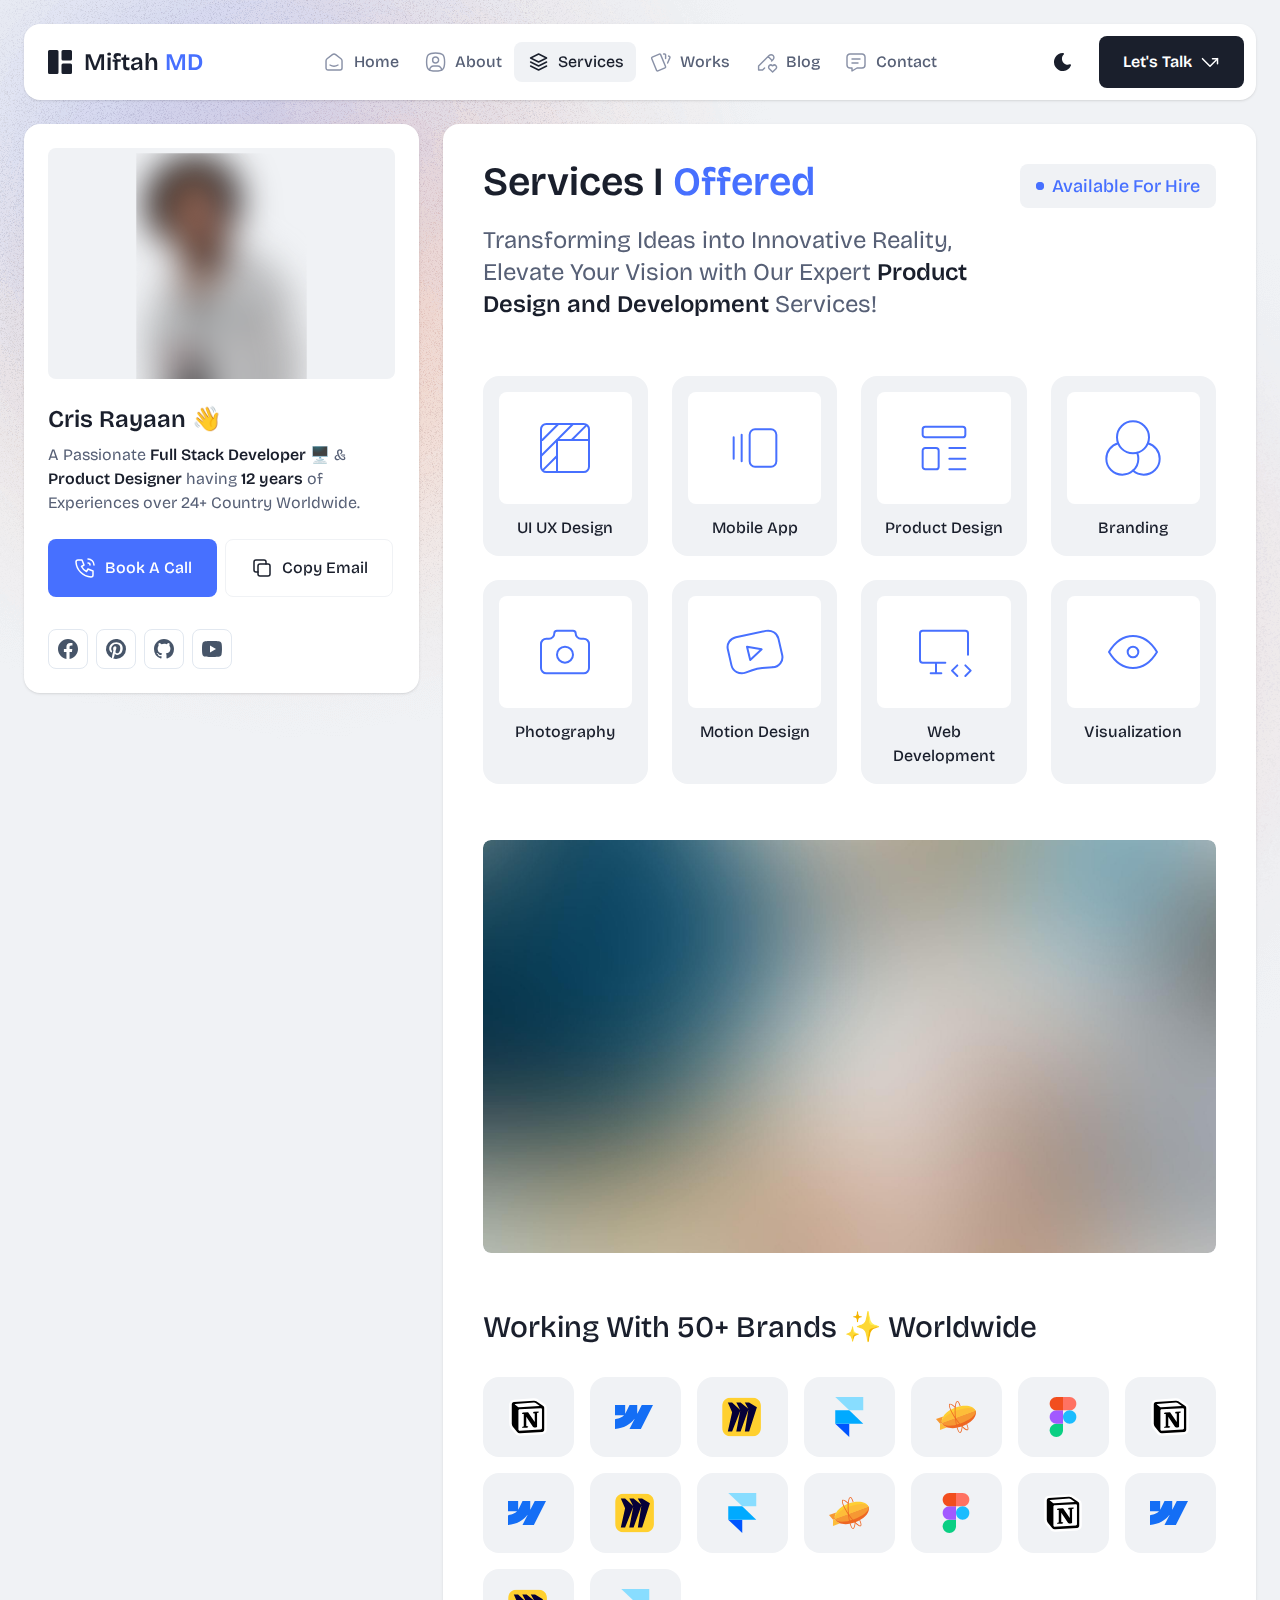
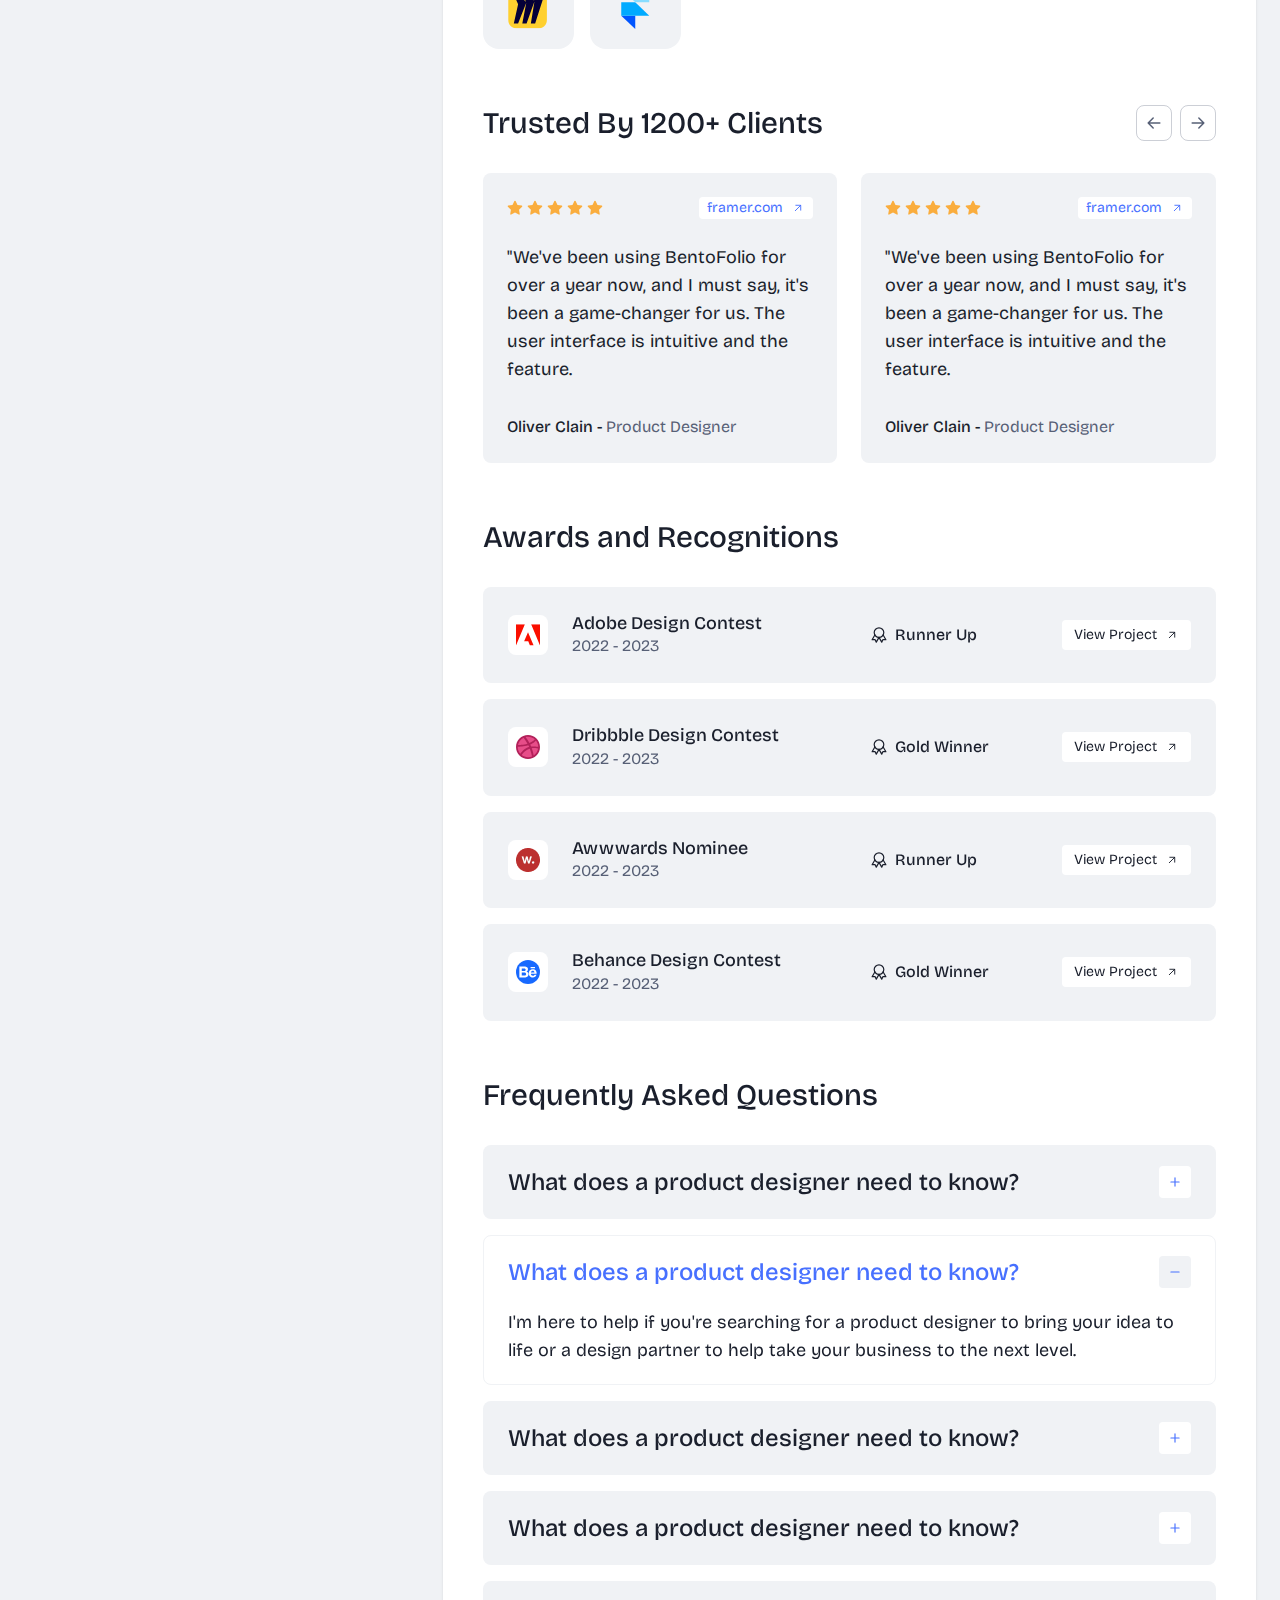
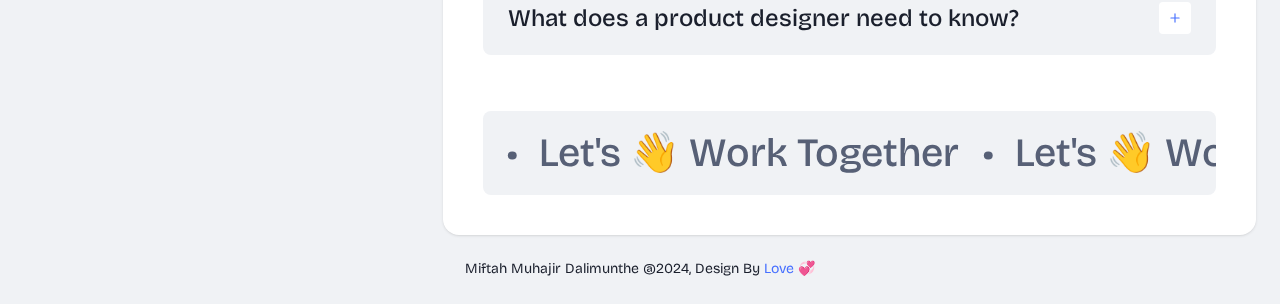
<file: services.html>
<!DOCTYPE html>
<html lang="en" class="h-full">
  <head>
    <!-- Required meta tags -->
    <meta charset="UTF-8" />
    <meta name="viewport" content="width=device-width, initial-scale=1.0" />
    <meta http-equiv="X-UA-Compatible" content="ie=edge" />

    <!-- Title -->
    <title>Miftah Muhajir Dalimunthe</title>

    <!-- Favicon -->
    <link rel="icon" href="assets/img/favicon.svg" type="image/svg+xml" />

    <!-- Fonts -->
    <link rel="preconnect" href="https://fonts.googleapis.com" />
    <link rel="preconnect" href="https://fonts.gstatic.com" crossorigin />
    <link
      href="https://fonts.googleapis.com/css2?family=Bricolage+Grotesque:opsz,wght@12..96,300;12..96,400;12..96,500;12..96,600;12..96,700&display=swap"
      rel="stylesheet"
    />

    <!-- Styles -->
    <link
      rel="stylesheet"
      type="text/css"
      href="./assets/css/swiper-bundle.min.css"
    />
    <link
      rel="stylesheet"
      type="text/css"
      href="./assets/css/venobox.min.css"
    />
    <link rel="stylesheet" type="text/css" href="./assets/css/style.css" />
  </head>

  <body
    class="relative h-screen overflow-y-auto overflow-x-hidden bg-light text-dark dark:bg-dark-2 dark:text-light"
  >
    <div
      class="mx-auto flex max-w-screen-2xl flex-col justify-between gap-4 p-4 lg:gap-6 lg:p-6"
    >
      <!-- Header -->
      <header class="sticky top-0 z-50">
        <div class="">
          <div
            class="flex items-center justify-between rounded-2xl bg-white p-3 shadow dark:bg-black dark:shadow-dark"
          >
            <!-- Logo -->
            <a
              href="index.html"
              class="inline-flex items-center gap-3 px-3 text-2xl font-semibold text-dark dark:text-white"
            >
              <svg
                xmlns="http://www.w3.org/2000/svg"
                fill="none"
                viewBox="0 0 24 24"
                class="h-6 w-6"
              >
                <path
                  fill="currentColor"
                  d="M0 1.5A1.5 1.5 0 0 1 1.5 0H9a1.5 1.5 0 0 1 1.5 1.5v21A1.5 1.5 0 0 1 9 24H1.5A1.5 1.5 0 0 1 0 22.5v-21Zm13.5 0A1.5 1.5 0 0 1 15 0h7.5A1.5 1.5 0 0 1 24 1.5V9a1.5 1.5 0 0 1-1.5 1.5H15A1.5 1.5 0 0 1 13.5 9V1.5Zm0 13.5a1.5 1.5 0 0 1 1.5-1.5h7.5A1.5 1.5 0 0 1 24 15v7.5a1.5 1.5 0 0 1-1.5 1.5H15a1.5 1.5 0 0 1-1.5-1.5V15Z"
                />
              </svg>

              <span> Miftah <span class="text-primary">MD</span> </span>
            </a>

            <!-- Navigation menu -->
            <ul
              class="hidden flex-1 flex-wrap items-center justify-center lg:flex"
            >
              <li class="group/menu-item">
                <a
                  href="index.html"
                  class="group inline-flex items-center gap-2 rounded-lg px-3 py-2 text-center text-base font-medium text-muted transition hover:bg-light hover:text-dark group-[.active]/menu-item:bg-light group-[.active]/menu-item:text-dark dark:hover:bg-dark-2 dark:hover:text-white dark:group-[.active]/menu-item:bg-dark-2 dark:group-[.active]/menu-item:text-white"
                >
                  <svg
                    xmlns="http://www.w3.org/2000/svg"
                    viewBox="0 0 20 20"
                    fill="none"
                    stroke="currentColor"
                    stroke-linecap="round"
                    stroke-linejoin="round"
                    stroke-width="1.2"
                    class="h-6 w-6 text-[#8991A7] transition group-hover:text-dark group-[.active]/menu-item:text-dark dark:group-hover:text-white dark:group-[.active]/menu-item:text-white"
                  >
                    <path
                      d="M15.833 7.258 11.39 3.802a2.222 2.222 0 0 0-2.728 0L4.216 7.258a2.22 2.22 0 0 0-.858 1.754v6a1.667 1.667 0 0 0 1.667 1.667h10a1.667 1.667 0 0 0 1.667-1.666v-6c0-.686-.317-1.334-.859-1.755Z"
                    />
                    <path d="M13.333 12.5c-1.841 1.11-4.826 1.11-6.667 0" />
                  </svg>
                  <span>Home</span>
                </a>
              </li>
              <li class="group/menu-item">
                <a
                  href="about.html"
                  class="group inline-flex items-center gap-2 rounded-lg px-3 py-2 text-center text-base font-medium text-muted transition hover:bg-light hover:text-dark group-[.active]/menu-item:bg-light group-[.active]/menu-item:text-dark dark:hover:bg-dark-2 dark:hover:text-white dark:group-[.active]/menu-item:bg-dark-2 dark:group-[.active]/menu-item:text-white"
                >
                  <svg
                    xmlns="http://www.w3.org/2000/svg"
                    viewBox="0 0 20 20"
                    fill="none"
                    stroke="currentColor"
                    stroke-linecap="round"
                    stroke-linejoin="round"
                    stroke-width="1.2"
                    class="h-6 w-6 text-[#8991A7] transition group-hover:text-dark group-[.active]/menu-item:text-dark dark:group-hover:text-white dark:group-[.active]/menu-item:text-white"
                  >
                    <path
                      d="M10.5 10.833a2.5 2.5 0 1 0 0-5 2.5 2.5 0 0 0 0 5Z"
                    />
                    <path
                      d="M10.5 2.5c6 0 7.5 1.5 7.5 7.5s-1.5 7.5-7.5 7.5S3 16 3 10s1.5-7.5 7.5-7.5Z"
                    />
                    <path
                      d="M5.5 16.708v-.041a3.333 3.333 0 0 1 3.333-3.334h3.334a3.333 3.333 0 0 1 3.333 3.334v.041"
                    />
                  </svg>
                  <span>About</span>
                </a>
              </li>
              <li class="group/menu-item active">
                <a
                  href="services.html"
                  class="group inline-flex items-center gap-2 rounded-lg px-3 py-2 text-center text-base font-medium text-muted transition hover:bg-light hover:text-dark group-[.active]/menu-item:bg-light group-[.active]/menu-item:text-dark dark:hover:bg-dark-2 dark:hover:text-white dark:group-[.active]/menu-item:bg-dark-2 dark:group-[.active]/menu-item:text-white"
                >
                  <svg
                    xmlns="http://www.w3.org/2000/svg"
                    viewBox="0 0 20 20"
                    fill="none"
                    stroke="currentColor"
                    stroke-linecap="round"
                    stroke-linejoin="round"
                    stroke-width="1.2"
                    class="h-6 w-6 text-[#8991A7] transition group-hover:text-dark group-[.active]/menu-item:text-dark dark:group-hover:text-white dark:group-[.active]/menu-item:text-white"
                  >
                    <path
                      d="M10.5 3.333 3.833 6.667 10.5 10l6.667-3.333L10.5 3.333ZM3.833 10l6.667 3.333L17.167 10M3.833 13.333l6.667 3.334 6.667-3.334"
                    />
                  </svg>
                  <span>Services</span>
                </a>
              </li>
              <li class="group/menu-item">
                <a
                  href="portfolio.html"
                  class="group inline-flex items-center gap-2 rounded-lg px-3 py-2 text-center text-base font-medium text-muted transition hover:bg-light hover:text-dark group-[.active]/menu-item:bg-light group-[.active]/menu-item:text-dark dark:hover:bg-dark-2 dark:hover:text-white dark:group-[.active]/menu-item:bg-dark-2 dark:group-[.active]/menu-item:text-white"
                >
                  <svg
                    xmlns="http://www.w3.org/2000/svg"
                    viewBox="0 0 20 20"
                    fill="none"
                    stroke="currentColor"
                    stroke-linecap="round"
                    stroke-linejoin="round"
                    stroke-width="1.2"
                    class="h-6 w-6 text-[#8991A7] transition group-hover:text-dark group-[.active]/menu-item:text-dark dark:group-hover:text-white dark:group-[.active]/menu-item:text-white"
                  >
                    <path
                      d="m3.503 5.998 5.949-2.591a.8.8 0 0 1 1.058.439l4.103 9.918a.834.834 0 0 1-.428 1.087l-5.948 2.59a.8.8 0 0 1-1.059-.438l-4.103-9.92a.833.833 0 0 1 .428-1.085ZM13 3.333h.833a.833.833 0 0 1 .834.834v2.916M17.167 5c.22.093.433.18.64.263a.833.833 0 0 1 .442 1.092l-1.915 4.478"
                    />
                  </svg>
                  <span>Works</span>
                </a>
              </li>
              <li class="group/menu-item">
                <a
                  href="blog.html"
                  class="group inline-flex items-center gap-2 rounded-lg px-3 py-2 text-center text-base font-medium text-muted transition hover:bg-light hover:text-dark group-[.active]/menu-item:bg-light group-[.active]/menu-item:text-dark dark:hover:bg-dark-2 dark:hover:text-white dark:group-[.active]/menu-item:bg-dark-2 dark:group-[.active]/menu-item:text-white"
                >
                  <svg
                    xmlns="http://www.w3.org/2000/svg"
                    viewBox="0 0 20 20"
                    fill="none"
                    stroke="currentColor"
                    stroke-linecap="round"
                    stroke-linejoin="round"
                    stroke-width="1.2"
                    class="h-6 w-6 text-[#8991A7] transition group-hover:text-dark group-[.active]/menu-item:text-dark dark:group-hover:text-white dark:group-[.active]/menu-item:text-white"
                  >
                    <path
                      d="m14.667 9.167 1.25-1.25a2.357 2.357 0 1 0-3.333-3.334l-8.75 8.75v3.334h3.333L8.834 15m2.916-9.583 3.333 3.333m.417 9.583 2.792-2.736a1.785 1.785 0 0 0 .004-2.56 1.87 1.87 0 0 0-2.608-.005l-.186.184-.186-.184a1.869 1.869 0 0 0-2.607-.005 1.787 1.787 0 0 0-.005 2.56l2.796 2.746Z"
                    />
                  </svg>
                  <span>Blog</span>
                </a>
              </li>
              <li class="group/menu-item">
                <a
                  href="contact.html"
                  class="group inline-flex items-center gap-2 rounded-lg px-3 py-2 text-center text-base font-medium text-muted transition hover:bg-light hover:text-dark group-[.active]/menu-item:bg-light group-[.active]/menu-item:text-dark dark:hover:bg-dark-2 dark:hover:text-white dark:group-[.active]/menu-item:bg-dark-2 dark:group-[.active]/menu-item:text-white"
                >
                  <svg
                    xmlns="http://www.w3.org/2000/svg"
                    viewBox="0 0 20 20"
                    fill="none"
                    stroke="currentColor"
                    stroke-linecap="round"
                    stroke-linejoin="round"
                    stroke-width="1.2"
                    class="h-6 w-6 text-[#8991A7] transition group-hover:text-dark group-[.active]/menu-item:text-dark dark:group-hover:text-white dark:group-[.active]/menu-item:text-white"
                  >
                    <path
                      d="M6.667 7.5h6.666m-6.666 3.333h5M15 3.333a2.5 2.5 0 0 1 2.5 2.5V12.5A2.5 2.5 0 0 1 15 15h-4.167l-4.166 2.5V15H5a2.5 2.5 0 0 1-2.5-2.5V5.833a2.5 2.5 0 0 1 2.5-2.5h10Z"
                    />
                  </svg>
                  <span>Contact</span>
                </a>
              </li>
            </ul>

            <!-- Header buttons -->
            <div class="hidden items-center gap-4 lg:flex">
              <!-- Theme appearance toggler -->
              <div class="">
                <button
                  type="button"
                  class="hs-dark-mode group flex h-10 w-10 items-center justify-center rounded-lg text-center font-medium text-dark transition hover:bg-light hs-dark-mode-active:hidden dark:text-gray-400 dark:hover:text-gray-500"
                  data-hs-theme-click-value="dark"
                >
                  <svg
                    xmlns="http://www.w3.org/2000/svg"
                    fill="currentColor"
                    viewBox="0 0 24 24"
                    class="h-6 w-6"
                  >
                    <path
                      d="M11.8 3a8.656 8.656 0 0 0-4.523 1.28A8.918 8.918 0 0 0 4.04 7.756a9.167 9.167 0 0 0 .44 9.24 8.863 8.863 0 0 0 3.553 3.137 8.633 8.633 0 0 0 4.624.824 8.69 8.69 0 0 0 4.381-1.723 8.973 8.973 0 0 0 2.892-3.78c.3-.738-.419-1.48-1.142-1.179a5.604 5.604 0 0 1-3.892.15 5.74 5.74 0 0 1-3.083-2.431 5.956 5.956 0 0 1-.848-3.886c.17-1.357.8-2.61 1.78-3.541l.069-.072c.485-.567.099-1.488-.668-1.488h-.234l-.06-.005L11.8 3Z"
                    />
                  </svg>
                </button>
                <button
                  type="button"
                  class="hs-dark-mode group hidden h-10 w-10 items-center justify-center rounded-lg text-center font-medium text-dark transition hover:bg-light hs-dark-mode-active:flex dark:text-[#FD7E41] dark:hover:bg-dark dark:hover:text-[#FD7E41]"
                  data-hs-theme-click-value="light"
                >
                  <svg
                    xmlns="http://www.w3.org/2000/svg"
                    fill="currentColor"
                    viewBox="0 0 20 20"
                    class="h-6 w-6"
                  >
                    <path
                      d="M10 15.833a.833.833 0 0 1 .828.736l.005.098v.833a.833.833 0 0 1-1.66.097l-.006-.097v-.833a.833.833 0 0 1 .833-.834Zm5.26-1.741.08.069.582.583a.833.833 0 0 1-1.1 1.248l-.078-.07-.583-.583a.833.833 0 0 1 1.015-1.306l.085.059Zm-9.42.068a.833.833 0 0 1 .068 1.1l-.069.08-.583.582a.833.833 0 0 1-1.248-1.1l.07-.078.583-.583a.833.833 0 0 1 1.178 0ZM3.333 9.167a.833.833 0 0 1 .098 1.66l-.098.006H2.5a.833.833 0 0 1-.098-1.66l.098-.006h.833Zm14.167 0a.833.833 0 0 1 .098 1.66l-.098.006h-.833a.833.833 0 0 1-.098-1.66l.098-.006h.833ZM5.178 4.008l.078.07.583.583a.833.833 0 0 1-1.1 1.247l-.078-.069-.583-.583A.833.833 0 0 1 5.092 3.95l.086.058Zm10.744.069a.833.833 0 0 1 .07 1.1l-.07.079-.583.583a.833.833 0 0 1-1.247-1.1l.069-.078.583-.584a.833.833 0 0 1 1.178 0ZM10 1.667a.833.833 0 0 1 .828.736l.005.097v.833a.833.833 0 0 1-1.66.098l-.006-.098V2.5A.833.833 0 0 1 10 1.667Zm0 4.166a4.167 4.167 0 1 1-4.163 4.348L5.833 10l.004-.18A4.167 4.167 0 0 1 10 5.832Z"
                    />
                  </svg>
                </button>
              </div>

              <a
                href="contact.html"
                class="inline-flex items-center gap-2 rounded-lg bg-dark px-6 py-4 text-center text-base font-semibold leading-tight text-white transition hover:bg-primary dark:bg-dark-2 dark:text-white dark:hover:bg-primary dark:hover:text-white"
              >
                <span>Let's Talk</span>
                <svg
                  xmlns="http://www.w3.org/2000/svg"
                  fill="none"
                  viewBox="0 0 20 20"
                  stroke="currentColor"
                  stroke-linecap="round"
                  stroke-linejoin="round"
                  stroke-width="1.5"
                  class="h-5 w-5"
                >
                  <path d="M17.5 11.667v-5h-5" />
                  <path d="m17.5 6.667-7.5 7.5-7.5-7.5" />
                </svg>
              </a>
            </div>

            <!-- Navigation toggler -->
            <button
              type="button"
              class="text-dark transition dark:text-white/70 lg:hidden"
              data-hs-overlay="#mobile-menu"
              aria-controls="mobile-menu"
              aria-label="Toggle navigation"
            >
              <span class="sr-only">Toggle Navigation</span>
              <svg
                class="h-9 w-9 flex-shrink-0"
                fill="currentColor"
                viewBox="0 0 16 16"
              >
                <path
                  fill-rule="evenodd"
                  d="M2.5 12a.5.5 0 0 1 .5-.5h10a.5.5 0 0 1 0 1H3a.5.5 0 0 1-.5-.5zm0-4a.5.5 0 0 1 .5-.5h10a.5.5 0 0 1 0 1H3a.5.5 0 0 1-.5-.5zm0-4a.5.5 0 0 1 .5-.5h10a.5.5 0 0 1 0 1H3a.5.5 0 0 1-.5-.5z"
                />
              </svg>
            </button>
          </div>
        </div>
      </header>
      <!-- Header end -->

      <!-- Mobile menu -->
      <div
        id="mobile-menu"
        class="hs-overlay fixed bottom-0 start-0 top-0 z-[60] hidden h-full w-64 -translate-x-full transform overflow-y-auto bg-white transition-all duration-300 hs-overlay-open:translate-x-0 dark:bg-black [&::-webkit-scrollbar-thumb]:rounded-full [&::-webkit-scrollbar-thumb]:bg-gray-300 [&::-webkit-scrollbar-track]:bg-gray-100 [&::-webkit-scrollbar]:w-2"
      >
        <div class="flex h-full flex-col justify-between gap-5 p-5">
          <div class="">
            <!-- Logo -->
            <a
              href="index.html"
              class="inline-flex items-center gap-3 px-3 text-2xl font-semibold text-dark dark:text-white"
            >
              <svg
                xmlns="http://www.w3.org/2000/svg"
                fill="none"
                viewBox="0 0 24 24"
                class="h-6 w-6"
              >
                <path
                  fill="currentColor"
                  d="M0 1.5A1.5 1.5 0 0 1 1.5 0H9a1.5 1.5 0 0 1 1.5 1.5v21A1.5 1.5 0 0 1 9 24H1.5A1.5 1.5 0 0 1 0 22.5v-21Zm13.5 0A1.5 1.5 0 0 1 15 0h7.5A1.5 1.5 0 0 1 24 1.5V9a1.5 1.5 0 0 1-1.5 1.5H15A1.5 1.5 0 0 1 13.5 9V1.5Zm0 13.5a1.5 1.5 0 0 1 1.5-1.5h7.5A1.5 1.5 0 0 1 24 15v7.5a1.5 1.5 0 0 1-1.5 1.5H15a1.5 1.5 0 0 1-1.5-1.5V15Z"
                />
              </svg>

              <span> Bento<span class="text-primary">Folio</span> </span>
            </a>
          </div>

          <ul class="mt-4 flex flex-1 flex-col gap-2">
            <li class="group/menu-item">
              <a
                href="index.html"
                class="group inline-flex w-full items-center gap-2 rounded-lg px-3 py-2 text-center text-base font-medium text-muted transition hover:bg-light hover:text-dark group-[.active]/menu-item:bg-light group-[.active]/menu-item:text-dark dark:hover:bg-dark-2 dark:hover:text-white dark:group-[.active]/menu-item:bg-dark-2 dark:group-[.active]/menu-item:text-white"
              >
                <svg
                  xmlns="http://www.w3.org/2000/svg"
                  viewBox="0 0 20 20"
                  fill="none"
                  stroke="currentColor"
                  stroke-linecap="round"
                  stroke-linejoin="round"
                  stroke-width="1.2"
                  class="h-6 w-6 text-[#8991A7] transition group-hover:text-dark group-[.active]/menu-item:text-dark dark:group-hover:text-white dark:group-[.active]/menu-item:text-white"
                >
                  <path
                    d="M15.833 7.258 11.39 3.802a2.222 2.222 0 0 0-2.728 0L4.216 7.258a2.22 2.22 0 0 0-.858 1.754v6a1.667 1.667 0 0 0 1.667 1.667h10a1.667 1.667 0 0 0 1.667-1.666v-6c0-.686-.317-1.334-.859-1.755Z"
                  />
                  <path d="M13.333 12.5c-1.841 1.11-4.826 1.11-6.667 0" />
                </svg>
                <span>Home</span>
              </a>
            </li>
            <li class="group/menu-item">
              <a
                href="about.html"
                class="group inline-flex w-full items-center gap-2 rounded-lg px-3 py-2 text-center text-base font-medium text-muted transition hover:bg-light hover:text-dark group-[.active]/menu-item:bg-light group-[.active]/menu-item:text-dark dark:hover:bg-dark-2 dark:hover:text-white dark:group-[.active]/menu-item:bg-dark-2 dark:group-[.active]/menu-item:text-white"
              >
                <svg
                  xmlns="http://www.w3.org/2000/svg"
                  viewBox="0 0 20 20"
                  fill="none"
                  stroke="currentColor"
                  stroke-linecap="round"
                  stroke-linejoin="round"
                  stroke-width="1.2"
                  class="h-6 w-6 text-[#8991A7] transition group-hover:text-dark group-[.active]/menu-item:text-dark dark:group-hover:text-white dark:group-[.active]/menu-item:text-white"
                >
                  <path d="M10.5 10.833a2.5 2.5 0 1 0 0-5 2.5 2.5 0 0 0 0 5Z" />
                  <path
                    d="M10.5 2.5c6 0 7.5 1.5 7.5 7.5s-1.5 7.5-7.5 7.5S3 16 3 10s1.5-7.5 7.5-7.5Z"
                  />
                  <path
                    d="M5.5 16.708v-.041a3.333 3.333 0 0 1 3.333-3.334h3.334a3.333 3.333 0 0 1 3.333 3.334v.041"
                  />
                </svg>
                <span>About</span>
              </a>
            </li>
            <li class="group/menu-item active">
              <a
                href="services.html"
                class="group inline-flex w-full items-center gap-2 rounded-lg px-3 py-2 text-center text-base font-medium text-muted transition hover:bg-light hover:text-dark group-[.active]/menu-item:bg-light group-[.active]/menu-item:text-dark dark:hover:bg-dark-2 dark:hover:text-white dark:group-[.active]/menu-item:bg-dark-2 dark:group-[.active]/menu-item:text-white"
              >
                <svg
                  xmlns="http://www.w3.org/2000/svg"
                  viewBox="0 0 20 20"
                  fill="none"
                  stroke="currentColor"
                  stroke-linecap="round"
                  stroke-linejoin="round"
                  stroke-width="1.2"
                  class="h-6 w-6 text-[#8991A7] transition group-hover:text-dark group-[.active]/menu-item:text-dark dark:group-hover:text-white dark:group-[.active]/menu-item:text-white"
                >
                  <path
                    d="M10.5 3.333 3.833 6.667 10.5 10l6.667-3.333L10.5 3.333ZM3.833 10l6.667 3.333L17.167 10M3.833 13.333l6.667 3.334 6.667-3.334"
                  />
                </svg>
                <span>Services</span>
              </a>
            </li>
            <li class="group/menu-item">
              <a
                href="portfolio.html"
                class="group inline-flex w-full items-center gap-2 rounded-lg px-3 py-2 text-center text-base font-medium text-muted transition hover:bg-light hover:text-dark group-[.active]/menu-item:bg-light group-[.active]/menu-item:text-dark dark:hover:bg-dark-2 dark:hover:text-white dark:group-[.active]/menu-item:bg-dark-2 dark:group-[.active]/menu-item:text-white"
              >
                <svg
                  xmlns="http://www.w3.org/2000/svg"
                  viewBox="0 0 20 20"
                  fill="none"
                  stroke="currentColor"
                  stroke-linecap="round"
                  stroke-linejoin="round"
                  stroke-width="1.2"
                  class="h-6 w-6 text-[#8991A7] transition group-hover:text-dark group-[.active]/menu-item:text-dark dark:group-hover:text-white dark:group-[.active]/menu-item:text-white"
                >
                  <path
                    d="m3.503 5.998 5.949-2.591a.8.8 0 0 1 1.058.439l4.103 9.918a.834.834 0 0 1-.428 1.087l-5.948 2.59a.8.8 0 0 1-1.059-.438l-4.103-9.92a.833.833 0 0 1 .428-1.085ZM13 3.333h.833a.833.833 0 0 1 .834.834v2.916M17.167 5c.22.093.433.18.64.263a.833.833 0 0 1 .442 1.092l-1.915 4.478"
                  />
                </svg>
                <span>Works</span>
              </a>
            </li>
            <li class="group/menu-item">
              <a
                href="blog.html"
                class="group inline-flex w-full items-center gap-2 rounded-lg px-3 py-2 text-center text-base font-medium text-muted transition hover:bg-light hover:text-dark group-[.active]/menu-item:bg-light group-[.active]/menu-item:text-dark dark:hover:bg-dark-2 dark:hover:text-white dark:group-[.active]/menu-item:bg-dark-2 dark:group-[.active]/menu-item:text-white"
              >
                <svg
                  xmlns="http://www.w3.org/2000/svg"
                  viewBox="0 0 20 20"
                  fill="none"
                  stroke="currentColor"
                  stroke-linecap="round"
                  stroke-linejoin="round"
                  stroke-width="1.2"
                  class="h-6 w-6 text-[#8991A7] transition group-hover:text-dark group-[.active]/menu-item:text-dark dark:group-hover:text-white dark:group-[.active]/menu-item:text-white"
                >
                  <path
                    d="m14.667 9.167 1.25-1.25a2.357 2.357 0 1 0-3.333-3.334l-8.75 8.75v3.334h3.333L8.834 15m2.916-9.583 3.333 3.333m.417 9.583 2.792-2.736a1.785 1.785 0 0 0 .004-2.56 1.87 1.87 0 0 0-2.608-.005l-.186.184-.186-.184a1.869 1.869 0 0 0-2.607-.005 1.787 1.787 0 0 0-.005 2.56l2.796 2.746Z"
                  />
                </svg>
                <span>Blog</span>
              </a>
            </li>
            <li class="group/menu-item">
              <a
                href="contact.html"
                class="group inline-flex w-full items-center gap-2 rounded-lg px-3 py-2 text-center text-base font-medium text-muted transition hover:bg-light hover:text-dark group-[.active]/menu-item:bg-light group-[.active]/menu-item:text-dark dark:hover:bg-dark-2 dark:hover:text-white dark:group-[.active]/menu-item:bg-dark-2 dark:group-[.active]/menu-item:text-white"
              >
                <svg
                  xmlns="http://www.w3.org/2000/svg"
                  viewBox="0 0 20 20"
                  fill="none"
                  stroke="currentColor"
                  stroke-linecap="round"
                  stroke-linejoin="round"
                  stroke-width="1.2"
                  class="h-6 w-6 text-[#8991A7] transition group-hover:text-dark group-[.active]/menu-item:text-dark dark:group-hover:text-white dark:group-[.active]/menu-item:text-white"
                >
                  <path
                    d="M6.667 7.5h6.666m-6.666 3.333h5M15 3.333a2.5 2.5 0 0 1 2.5 2.5V12.5A2.5 2.5 0 0 1 15 15h-4.167l-4.166 2.5V15H5a2.5 2.5 0 0 1-2.5-2.5V5.833a2.5 2.5 0 0 1 2.5-2.5h10Z"
                  />
                </svg>
                <span>Contact</span>
              </a>
            </li>
          </ul>

          <div class="flex flex-col gap-3">
            <button
              data-hs-theme-click-value="dark"
              class="hs-dark-mode flex w-full items-center justify-start gap-2 rounded-lg px-4 py-2 text-center text-sm text-muted transition hover:bg-light hs-dark-mode-active:hidden dark:hover:bg-dark dark:hover:text-white"
            >
              <svg
                xmlns="http://www.w3.org/2000/svg"
                fill="currentColor"
                viewBox="0 0 24 24"
                class="h-6 w-6"
              >
                <path
                  d="M11.8 3a8.656 8.656 0 0 0-4.523 1.28A8.918 8.918 0 0 0 4.04 7.756a9.167 9.167 0 0 0 .44 9.24 8.863 8.863 0 0 0 3.553 3.137 8.633 8.633 0 0 0 4.624.824 8.69 8.69 0 0 0 4.381-1.723 8.973 8.973 0 0 0 2.892-3.78c.3-.738-.419-1.48-1.142-1.179a5.604 5.604 0 0 1-3.892.15 5.74 5.74 0 0 1-3.083-2.431 5.956 5.956 0 0 1-.848-3.886c.17-1.357.8-2.61 1.78-3.541l.069-.072c.485-.567.099-1.488-.668-1.488h-.234l-.06-.005L11.8 3Z"
                />
              </svg>

              <span>Change appearance</span>
            </button>

            <button
              data-hs-theme-click-value="light"
              class="hs-dark-mode hidden w-full items-center justify-start gap-2 rounded-lg px-4 py-2 text-center text-sm text-muted transition hover:bg-light hs-dark-mode-active:flex dark:hover:bg-dark dark:hover:text-white"
            >
              <svg
                xmlns="http://www.w3.org/2000/svg"
                fill="currentColor"
                viewBox="0 0 24 24"
                class="h-6 w-6"
              >
                <path
                  d="M10 15.833a.833.833 0 0 1 .828.736l.005.098v.833a.833.833 0 0 1-1.66.097l-.006-.097v-.833a.833.833 0 0 1 .833-.834Zm5.26-1.741.08.069.582.583a.833.833 0 0 1-1.1 1.248l-.078-.07-.583-.583a.833.833 0 0 1 1.015-1.306l.085.059Zm-9.42.068a.833.833 0 0 1 .068 1.1l-.069.08-.583.582a.833.833 0 0 1-1.248-1.1l.07-.078.583-.583a.833.833 0 0 1 1.178 0ZM3.333 9.167a.833.833 0 0 1 .098 1.66l-.098.006H2.5a.833.833 0 0 1-.098-1.66l.098-.006h.833Zm14.167 0a.833.833 0 0 1 .098 1.66l-.098.006h-.833a.833.833 0 0 1-.098-1.66l.098-.006h.833ZM5.178 4.008l.078.07.583.583a.833.833 0 0 1-1.1 1.247l-.078-.069-.583-.583A.833.833 0 0 1 5.092 3.95l.086.058Zm10.744.069a.833.833 0 0 1 .07 1.1l-.07.079-.583.583a.833.833 0 0 1-1.247-1.1l.069-.078.583-.584a.833.833 0 0 1 1.178 0ZM10 1.667a.833.833 0 0 1 .828.736l.005.097v.833a.833.833 0 0 1-1.66.098l-.006-.098V2.5A.833.833 0 0 1 10 1.667Zm0 4.166a4.167 4.167 0 1 1-4.163 4.348L5.833 10l.004-.18A4.167 4.167 0 0 1 10 5.832Z"
                />
              </svg>

              <span>Change appearance</span>
            </button>

            <a
              href="contact.html"
              class="inline-flex w-full items-center justify-center gap-2 rounded-lg bg-dark px-6 py-4 text-center text-base font-semibold leading-tight text-white transition hover:bg-primary dark:bg-dark-2 dark:text-white dark:hover:bg-primary dark:hover:text-white"
            >
              <span>Let's Talk</span>
              <svg
                xmlns="http://www.w3.org/2000/svg"
                fill="none"
                viewBox="0 0 20 20"
                stroke="currentColor"
                stroke-linecap="round"
                stroke-linejoin="round"
                stroke-width="1.5"
                class="h-5 w-5"
              >
                <path d="M17.5 11.667v-5h-5" />
                <path d="m17.5 6.667-7.5 7.5-7.5-7.5" />
              </svg>
            </a>
          </div>
        </div>
      </div>

      <main class="grid grid-cols-1 gap-4 lg:grid-cols-3 lg:gap-6">
        <!-- Intro -->
        <div class="">
          <div
            class="rounded-2xl bg-white p-6 shadow dark:bg-black dark:shadow-dark lg:sticky lg:top-24"
          >
            <div
              class="aspect-6/4 overflow-hidden rounded-lg bg-light pt-4 text-center dark:bg-dark-2"
            >
              <img
                src="assets/img/profile.png"
                alt=""
                class="inline-block h-full w-full scale-110 object-contain object-bottom"
              />
            </div>

            <div class="mt-6">
              <h3 class="text-2xl font-semibold dark:text-light">
                Cris Rayaan 👋
              </h3>
              <p class="mt-2 text-muted dark:text-light/70">
                A Passionate
                <span class="font-semibold text-dark dark:text-white">
                  Full Stack Developer
                </span>
                🖥️ &
                <span class="font-semibold text-dark dark:text-white">
                  Product Designer
                </span>
                having
                <span class="font-semibold text-dark dark:text-white">
                  12 years
                </span>
                of Experiences over 24+ Country Worldwide.
              </p>

              <!-- CTA buttons -->
              <div class="mt-6 flex flex-wrap gap-2">
                <a
                  href="#"
                  class="inline-flex items-center gap-x-2 rounded-lg border border-transparent bg-primary px-6 py-4 font-medium text-white transition hover:bg-blue-600 focus:outline-none focus:ring disabled:pointer-events-none disabled:opacity-50"
                >
                  <svg
                    xmlns="http://www.w3.org/2000/svg"
                    viewBox="0 0 24 24"
                    fill="none"
                    stroke="currentColor"
                    stroke-linecap="round"
                    stroke-linejoin="round"
                    stroke-width="1.5"
                    class="h-6 w-6"
                  >
                    <path
                      d="M5 4h4l2 5-2.5 1.5a11 11 0 0 0 5 5L15 13l5 2v4a2 2 0 0 1-2 2A16 16 0 0 1 3 6a2 2 0 0 1 2-2Zm10 3a2 2 0 0 1 2 2m-2-6a6 6 0 0 1 6 6"
                    />
                  </svg>
                  <span>Book A Call</span>
                </a>
                <button
                  type="button"
                  data-clipboard-text="shams.sujon.01@gmail.com"
                  data-clipboard-action="copy"
                  data-clipboard-success-text="Copied to clipboard"
                  class="js-clipboard hs-tooltip inline-flex items-center gap-x-2 rounded-lg border border-light bg-transparent px-6 py-4 font-medium text-dark transition [--trigger:focus] hover:bg-light focus:outline-none focus:ring disabled:pointer-events-none disabled:opacity-50 dark:border-dark dark:text-light/70 dark:hover:bg-dark dark:hover:text-white"
                >
                  <svg
                    xmlns="http://www.w3.org/2000/svg"
                    viewBox="0 0 24 24"
                    fill="none"
                    stroke="currentColor"
                    stroke-linecap="round"
                    stroke-linejoin="round"
                    stroke-width="1.5"
                    class="h-6 w-6"
                  >
                    <path
                      d="M8 10a2 2 0 0 1 2-2h8a2 2 0 0 1 2 2v8a2 2 0 0 1-2 2h-8a2 2 0 0 1-2-2v-8Z"
                    />
                    <path
                      d="M16 8V6a2 2 0 0 0-2-2H6a2 2 0 0 0-2 2v8a2 2 0 0 0 2 2h2"
                    />
                  </svg>
                  <span>Copy Email</span>

                  <span
                    class="hs-tooltip-content invisible z-10 hidden rounded-lg bg-gray-900 px-2 py-1 text-xs font-medium text-white opacity-0 shadow-sm transition-opacity hs-tooltip-shown:visible hs-tooltip-shown:opacity-100 dark:bg-slate-700"
                    role="tooltip"
                  >
                    Copied to clipboard
                  </span>
                </button>
              </div>

              <!-- Social -->
              <div class="mt-8 flex flex-wrap items-center gap-2">
                <a
                  href="#"
                  class="flex h-10 w-10 items-center justify-center rounded-lg border border-slate-200 bg-transparent text-center text-slate-600 transition hover:text-primary focus:outline-none focus:ring disabled:pointer-events-none disabled:opacity-50 dark:border-transparent dark:bg-dark-2 dark:text-slate-500 dark:hover:text-primary"
                >
                  <svg
                    xmlns="http://www.w3.org/2000/svg"
                    viewBox="0 0 24 24"
                    fill="currentColor"
                    class="h-6 w-6"
                  >
                    <path
                      d="M12 2C6.477 2 2 6.477 2 12c0 4.991 3.657 9.128 8.438 9.879V14.89h-2.54V12h2.54V9.797c0-2.506 1.492-3.89 3.777-3.89 1.094 0 2.238.195 2.238.195v2.46h-1.26c-1.243 0-1.63.771-1.63 1.562V12h2.773l-.443 2.89h-2.33v6.989C18.343 21.129 22 16.99 22 12c0-5.523-4.477-10-10-10Z"
                    />
                  </svg>
                </a>
                <a
                  href="#"
                  class="flex h-10 w-10 items-center justify-center rounded-lg border border-slate-200 bg-transparent text-center text-slate-600 transition hover:text-primary focus:outline-none focus:ring disabled:pointer-events-none disabled:opacity-50 dark:border-transparent dark:bg-dark-2 dark:text-slate-500 dark:hover:text-primary"
                >
                  <svg
                    xmlns="http://www.w3.org/2000/svg"
                    viewBox="0 0 24 24"
                    fill="currentColor"
                    class="h-6 w-6"
                  >
                    <path
                      d="M13.37 2.094A10.003 10.003 0 0 0 8.002 21.17a7.757 7.757 0 0 1 .163-2.293c.185-.839 1.296-5.463 1.296-5.463a3.74 3.74 0 0 1-.324-1.577c0-1.485.857-2.593 1.923-2.593a1.334 1.334 0 0 1 1.342 1.508c0 .9-.578 2.262-.88 3.54a1.544 1.544 0 0 0 1.575 1.923c1.898 0 3.17-2.431 3.17-5.301 0-2.2-1.457-3.848-4.143-3.848a4.746 4.746 0 0 0-4.93 4.794 2.96 2.96 0 0 0 .648 1.97.48.48 0 0 1 .162.554c-.046.184-.162.623-.208.784a.354.354 0 0 1-.51.254c-1.384-.554-2.036-2.077-2.036-3.816 0-2.847 2.384-6.255 7.154-6.255 3.796 0 6.32 2.777 6.32 5.747 0 3.909-2.177 6.848-5.394 6.848a2.862 2.862 0 0 1-2.454-1.246s-.578 2.316-.692 2.754a8.026 8.026 0 0 1-1.019 2.131c.923.28 1.882.42 2.846.416a9.99 9.99 0 0 0 9.996-10.003 10.002 10.002 0 0 0-8.635-9.903l-.002-.001Z"
                    />
                  </svg>
                </a>
                <a
                  href="#"
                  class="flex h-10 w-10 items-center justify-center rounded-lg border border-slate-200 bg-transparent text-center text-slate-600 transition hover:text-primary focus:outline-none focus:ring disabled:pointer-events-none disabled:opacity-50 dark:border-transparent dark:bg-dark-2 dark:text-slate-500 dark:hover:text-primary"
                >
                  <svg
                    xmlns="http://www.w3.org/2000/svg"
                    viewBox="0 0 24 24"
                    fill="currentColor"
                    class="h-6 w-6"
                  >
                    <path
                      d="M12 2C6.475 2 2 6.475 2 12a9.994 9.994 0 0 0 6.838 9.488c.5.087.687-.213.687-.476 0-.237-.013-1.024-.013-1.862-2.512.463-3.162-.612-3.362-1.175-.113-.288-.6-1.175-1.025-1.413-.35-.187-.85-.65-.013-.662.788-.013 1.35.725 1.538 1.025.9 1.512 2.338 1.087 2.912.825.088-.65.35-1.087.638-1.337-2.225-.25-4.55-1.113-4.55-4.938 0-1.088.387-1.987 1.025-2.688-.1-.25-.45-1.275.1-2.65 0 0 .837-.262 2.75 1.026a9.28 9.28 0 0 1 2.5-.338c.85 0 1.7.112 2.5.337 1.912-1.3 2.75-1.024 2.75-1.024.55 1.375.2 2.4.1 2.65.637.7 1.025 1.587 1.025 2.687 0 3.838-2.337 4.688-4.562 4.938.362.312.675.912.675 1.85 0 1.337-.013 2.412-.013 2.75 0 .262.188.574.688.474A10.016 10.016 0 0 0 22 12c0-5.525-4.475-10-10-10Z"
                    />
                  </svg>
                </a>
                <a
                  href="#"
                  class="flex h-10 w-10 items-center justify-center rounded-lg border border-slate-200 bg-transparent text-center text-slate-600 transition hover:text-primary focus:outline-none focus:ring disabled:pointer-events-none disabled:opacity-50 dark:border-transparent dark:bg-dark-2 dark:text-slate-500 dark:hover:text-primary"
                >
                  <svg
                    xmlns="http://www.w3.org/2000/svg"
                    viewBox="0 0 24 24"
                    fill="currentColor"
                    class="h-6 w-6"
                  >
                    <path
                      d="M21.543 6.498C22 8.28 22 12 22 12s0 3.72-.457 5.502c-.254.985-.997 1.76-1.938 2.022C17.896 20 12 20 12 20s-5.893 0-7.605-.476c-.945-.266-1.687-1.04-1.938-2.022C2 15.72 2 12 2 12s0-3.72.457-5.502c.254-.985.997-1.76 1.938-2.022C6.107 4 12 4 12 4s5.896 0 7.605.476c.945.266 1.687 1.04 1.938 2.022ZM10 15.5l6-3.5-6-3.5v7Z"
                    />
                  </svg>
                </a>
              </div>
            </div>
          </div>
        </div>

        <!-- Services -->
        <div
          class="rounded-2xl bg-white p-6 shadow dark:bg-black dark:shadow-dark lg:col-span-2 lg:p-10"
        >
          <div
            class="flex flex-col-reverse items-start gap-6 lg:flex-row lg:gap-10"
          >
            <div class="">
              <h2
                class="text-3xl font-semibold text-dark dark:text-light lg:text-[40px]"
              >
                Services I <span class="text-primary">Offered</span>
              </h2>
              <p
                class="mt-4 text-lg text-muted dark:text-light/70 lg:mt-6 lg:text-2xl"
              >
                Transforming Ideas into Innovative Reality, Elevate Your Vision
                with Our Expert
                <span class="font-semibold text-dark dark:text-white">
                  Product Design and Development
                </span>
                Services!
              </p>
            </div>
            <div
              class="flex items-center justify-center gap-2 whitespace-nowrap rounded-lg bg-light px-4 py-2 text-center text-base font-medium leading-none text-primary dark:bg-dark-2 lg:text-lg"
            >
              <span class="relative flex h-2 w-2 shrink-0">
                <span
                  class="absolute inline-flex h-full w-full animate-ping rounded-full bg-primary opacity-75 dark:bg-light"
                ></span>
                <span
                  class="relative inline-flex h-2 w-2 rounded-full bg-primary"
                ></span>
              </span>
              <span>Available For Hire</span>
            </div>
          </div>

          <!-- Service cards -->
          <div class="mt-10 grid grid-cols-2 gap-6 md:grid-cols-4 lg:mt-14">
            <div
              class="rounded-2xl bg-light p-2 text-center dark:bg-dark-2 md:p-4"
            >
              <div
                class="grid place-content-center rounded-lg bg-white p-6 dark:bg-black"
              >
                <svg
                  xmlns="http://www.w3.org/2000/svg"
                  viewBox="0 0 64 64"
                  fill="none"
                  stroke="currentColor"
                  stroke-linecap="round"
                  stroke-linejoin="round"
                  stroke-width="2"
                  class="h-12 w-12 text-primary lg:h-16 lg:w-16"
                >
                  <path
                    d="M8 13.333A5.333 5.333 0 0 1 13.333 8h37.334A5.333 5.333 0 0 1 56 13.333v37.334A5.333 5.333 0 0 1 50.667 56H13.333A5.333 5.333 0 0 1 8 50.667V13.333ZM40 8 8 40M25.334 8l-16 16M53.333 9.333 38.667 24M24 40 10.666 53.333"
                  />
                  <path d="M56 24H24v32" />
                </svg>
              </div>
              <p
                class="mt-3 text-base font-medium text-dark dark:text-light/70"
              >
                UI UX Design
              </p>
            </div>
            <div
              class="rounded-2xl bg-light p-2 text-center dark:bg-dark-2 md:p-4"
            >
              <div
                class="grid place-content-center rounded-lg bg-white p-6 dark:bg-black"
              >
                <svg
                  xmlns="http://www.w3.org/2000/svg"
                  viewBox="0 0 64 64"
                  fill="none"
                  stroke="currentColor"
                  stroke-linecap="round"
                  stroke-linejoin="round"
                  stroke-width="2"
                  class="h-12 w-12 text-primary lg:h-16 lg:w-16"
                >
                  <path
                    d="M26.666 18.667A5.333 5.333 0 0 1 32 13.333h16a5.333 5.333 0 0 1 5.333 5.334v26.666A5.333 5.333 0 0 1 48 50.667H32a5.333 5.333 0 0 1-5.334-5.334V18.667Zm-8 0v26.666m-8-24v21.334"
                  />
                </svg>
              </div>
              <p
                class="mt-3 text-base font-medium text-dark dark:text-light/70"
              >
                Mobile App
              </p>
            </div>
            <div
              class="rounded-2xl bg-light p-2 text-center dark:bg-dark-2 md:p-4"
            >
              <div
                class="grid place-content-center rounded-lg bg-white p-6 dark:bg-black"
              >
                <svg
                  xmlns="http://www.w3.org/2000/svg"
                  viewBox="0 0 64 64"
                  fill="none"
                  stroke="currentColor"
                  stroke-linecap="round"
                  stroke-linejoin="round"
                  stroke-width="2"
                  class="h-12 w-12 text-primary lg:h-16 lg:w-16"
                >
                  <path
                    d="M10.666 13.333a2.667 2.667 0 0 1 2.667-2.666h37.334a2.667 2.667 0 0 1 2.666 2.666v5.334a2.667 2.667 0 0 1-2.666 2.666H13.332a2.666 2.666 0 0 1-2.667-2.666v-5.334Zm0 21.334A2.667 2.667 0 0 1 13.333 32H24a2.667 2.667 0 0 1 2.666 2.667v16A2.667 2.667 0 0 1 24 53.333H13.333a2.666 2.666 0 0 1-2.667-2.666v-16ZM37.334 32h16m-16 10.667h16m-16 10.666h16"
                  />
                </svg>
              </div>
              <p
                class="mt-3 text-base font-medium text-dark dark:text-light/70"
              >
                Product Design
              </p>
            </div>
            <div
              class="rounded-2xl bg-light p-2 text-center dark:bg-dark-2 md:p-4"
            >
              <div
                class="grid place-content-center rounded-lg bg-white p-6 dark:bg-black"
              >
                <svg
                  xmlns="http://www.w3.org/2000/svg"
                  viewBox="0 0 64 64"
                  fill="none"
                  stroke="currentColor"
                  stroke-linecap="round"
                  stroke-linejoin="round"
                  stroke-width="2"
                  class="h-12 w-12 text-primary lg:h-16 lg:w-16"
                >
                  <path
                    d="M36.214 36.773a15.982 15.982 0 0 1 1.12 5.894A15.86 15.86 0 0 1 32 54.56a15.814 15.814 0 0 1-10.666 4.107c-8.827 0-16-7.174-16-16 0-7.36 5.013-13.6 11.786-15.44"
                  />
                  <path
                    d="M46.88 27.227c6.773 1.84 11.787 8.08 11.787 15.44 0 8.826-7.174 16-16 16A15.814 15.814 0 0 1 32 54.56"
                  />
                  <path d="M16 21.333a16 16 0 1 0 32 0 16 16 0 0 0-32 0Z" />
                </svg>
              </div>
              <p
                class="mt-3 text-base font-medium text-dark dark:text-light/70"
              >
                Branding
              </p>
            </div>
            <div
              class="rounded-2xl bg-light p-2 text-center dark:bg-dark-2 md:p-4"
            >
              <div
                class="grid place-content-center rounded-lg bg-white p-6 dark:bg-black"
              >
                <svg
                  xmlns="http://www.w3.org/2000/svg"
                  viewBox="0 0 64 64"
                  fill="none"
                  stroke="currentColor"
                  stroke-linecap="round"
                  stroke-linejoin="round"
                  stroke-width="2"
                  class="h-12 w-12 text-primary lg:h-16 lg:w-16"
                >
                  <path
                    d="M13.333 18.667H16a5.334 5.334 0 0 0 5.333-5.334A2.667 2.667 0 0 1 24 10.667h16a2.667 2.667 0 0 1 2.667 2.666A5.333 5.333 0 0 0 48 18.667h2.667A5.334 5.334 0 0 1 56 24v24a5.333 5.333 0 0 1-5.333 5.333H13.333A5.333 5.333 0 0 1 8 48V24a5.333 5.333 0 0 1 5.333-5.333Z"
                  />
                  <path d="M24 34.667a8 8 0 1 0 16 0 8 8 0 0 0-16 0Z" />
                </svg>
              </div>
              <p
                class="mt-3 text-base font-medium text-dark dark:text-light/70"
              >
                Photography
              </p>
            </div>
            <div
              class="rounded-2xl bg-light p-2 text-center dark:bg-dark-2 md:p-4"
            >
              <div
                class="grid place-content-center rounded-lg bg-white p-6 dark:bg-black"
              >
                <svg
                  xmlns="http://www.w3.org/2000/svg"
                  viewBox="0 0 64 64"
                  fill="none"
                  stroke="currentColor"
                  stroke-linecap="round"
                  stroke-linejoin="round"
                  stroke-width="2"
                  class="h-12 w-12 text-primary lg:h-16 lg:w-16"
                >
                  <path
                    d="m49.621 47.333-10.4.715h-.072a36.88 36.88 0 0 0-9.925 2.208l-6.696 2.421a10.962 10.962 0 0 1-8.765-.576 10.188 10.188 0 0 1-5.28-6.738l-3.67-16.134a9.784 9.784 0 0 1 1.43-7.626 10.57 10.57 0 0 1 6.637-4.43l30-6.277c5.699-1.195 11.325 2.267 12.568 7.733l3.741 16.432a9.806 9.806 0 0 1-1.858 8.23 10.686 10.686 0 0 1-7.707 4.032v.005l-.003.005Z"
                  />
                  <path d="M24 26.667 27.221 40l11.446-10.667L24 26.667Z" />
                </svg>
              </div>
              <p
                class="mt-3 text-base font-medium text-dark dark:text-light/70"
              >
                Motion Design
              </p>
            </div>
            <div
              class="rounded-2xl bg-light p-2 text-center dark:bg-dark-2 md:p-4"
            >
              <div
                class="grid place-content-center rounded-lg bg-white p-6 dark:bg-black"
              >
                <svg
                  xmlns="http://www.w3.org/2000/svg"
                  viewBox="0 0 64 64"
                  fill="none"
                  stroke="currentColor"
                  stroke-linecap="round"
                  stroke-linejoin="round"
                  stroke-width="2"
                  class="h-12 w-12 text-primary lg:h-16 lg:w-16"
                >
                  <path
                    d="M33.333 42.667H10.667A2.667 2.667 0 0 1 8 40V13.333a2.667 2.667 0 0 1 2.667-2.666h42.666A2.667 2.667 0 0 1 56 13.333v21.334M18.667 53.333h10.666M24 42.667v10.666M53.333 56l5.334-5.333-5.334-5.334m-8 0L40 50.667 45.333 56"
                  />
                </svg>
              </div>
              <p
                class="mt-3 text-base font-medium text-dark dark:text-light/70"
              >
                Web Development
              </p>
            </div>
            <div
              class="rounded-2xl bg-light p-2 text-center dark:bg-dark-2 md:p-4"
            >
              <div
                class="grid place-content-center rounded-lg bg-white p-6 dark:bg-black"
              >
                <svg
                  xmlns="http://www.w3.org/2000/svg"
                  viewBox="0 0 64 64"
                  fill="none"
                  stroke="currentColor"
                  stroke-linecap="round"
                  stroke-linejoin="round"
                  stroke-width="2"
                  class="h-12 w-12 text-primary lg:h-16 lg:w-16"
                >
                  <path
                    d="M26.667 32a5.333 5.333 0 1 0 10.666 0 5.333 5.333 0 0 0-10.666 0Z"
                  />
                  <path
                    d="M56 32c-6.4 10.667-14.4 16-24 16S14.4 42.667 8 32c6.4-10.667 14.4-16 24-16s17.6 5.333 24 16Z"
                  />
                </svg>
              </div>
              <p
                class="mt-3 text-base font-medium text-dark dark:text-light/70"
              >
                Visualization
              </p>
            </div>
          </div>

          <!-- image -->
          <div
            class="mt-10 aspect-video overflow-hidden rounded-lg bg-light dark:bg-dark-2 lg:mt-14"
          >
            <img
              src="assets/img/blog-img-1.jpg"
              alt=""
              class="h-full w-full rounded-lg object-cover"
            />
          </div>

          <!-- Brands -->
          <div class="mt-10 lg:mt-14">
            <h3
              class="text-2xl font-medium text-dark dark:text-light lg:text-3xl"
            >
              Working With 50+ Brands ✨ Worldwide
            </h3>
            <div
              class="mt-8 grid grid-cols-[repeat(auto-fit,_minmax(60px,1fr))] gap-2 lg:grid-cols-[repeat(auto-fit,_minmax(80px,1fr))] lg:gap-4"
            >
              <div
                class="grid h-16 place-content-center rounded-lg bg-light p-3 dark:bg-dark-2 lg:h-20 lg:rounded-2xl lg:p-4"
              >
                <img
                  src="assets/img/notion.svg"
                  alt=""
                  class="h-8 w-8 lg:h-10 lg:w-10"
                />
              </div>
              <div
                class="grid h-16 place-content-center rounded-lg bg-light p-3 dark:bg-dark-2 lg:h-20 lg:rounded-2xl lg:p-4"
              >
                <img
                  src="assets/img/webflow.svg"
                  alt=""
                  class="h-8 w-8 lg:h-10 lg:w-10"
                />
              </div>
              <div
                class="grid h-16 place-content-center rounded-lg bg-light p-3 dark:bg-dark-2 lg:h-20 lg:rounded-2xl lg:p-4"
              >
                <img
                  src="assets/img/mico.svg"
                  alt=""
                  class="h-8 w-8 lg:h-10 lg:w-10"
                />
              </div>
              <div
                class="grid h-16 place-content-center rounded-lg bg-light p-3 dark:bg-dark-2 lg:h-20 lg:rounded-2xl lg:p-4"
              >
                <img
                  src="assets/img/framer.svg"
                  alt=""
                  class="h-8 w-8 lg:h-10 lg:w-10"
                />
              </div>
              <div
                class="grid h-16 place-content-center rounded-lg bg-light p-3 dark:bg-dark-2 lg:h-20 lg:rounded-2xl lg:p-4"
              >
                <img
                  src="assets/img/zeplin.svg"
                  alt=""
                  class="h-8 w-8 lg:h-10 lg:w-10"
                />
              </div>
              <div
                class="grid h-16 place-content-center rounded-lg bg-light p-3 dark:bg-dark-2 lg:h-20 lg:rounded-2xl lg:p-4"
              >
                <img
                  src="assets/img/figma.svg"
                  alt=""
                  class="h-8 w-8 lg:h-10 lg:w-10"
                />
              </div>
              <div
                class="grid h-16 place-content-center rounded-lg bg-light p-3 dark:bg-dark-2 lg:h-20 lg:rounded-2xl lg:p-4"
              >
                <img
                  src="assets/img/notion.svg"
                  alt=""
                  class="h-8 w-8 lg:h-10 lg:w-10"
                />
              </div>
              <div
                class="grid h-16 place-content-center rounded-lg bg-light p-3 dark:bg-dark-2 lg:h-20 lg:rounded-2xl lg:p-4"
              >
                <img
                  src="assets/img/webflow.svg"
                  alt=""
                  class="h-8 w-8 lg:h-10 lg:w-10"
                />
              </div>
              <div
                class="grid h-16 place-content-center rounded-lg bg-light p-3 dark:bg-dark-2 lg:h-20 lg:rounded-2xl lg:p-4"
              >
                <img
                  src="assets/img/mico.svg"
                  alt=""
                  class="h-8 w-8 lg:h-10 lg:w-10"
                />
              </div>
              <div
                class="grid h-16 place-content-center rounded-lg bg-light p-3 dark:bg-dark-2 lg:h-20 lg:rounded-2xl lg:p-4"
              >
                <img
                  src="assets/img/framer.svg"
                  alt=""
                  class="h-8 w-8 lg:h-10 lg:w-10"
                />
              </div>
              <div
                class="grid h-16 place-content-center rounded-lg bg-light p-3 dark:bg-dark-2 lg:h-20 lg:rounded-2xl lg:p-4"
              >
                <img
                  src="assets/img/zeplin.svg"
                  alt=""
                  class="h-8 w-8 lg:h-10 lg:w-10"
                />
              </div>
              <div
                class="grid h-16 place-content-center rounded-lg bg-light p-3 dark:bg-dark-2 lg:h-20 lg:rounded-2xl lg:p-4"
              >
                <img
                  src="assets/img/figma.svg"
                  alt=""
                  class="h-8 w-8 lg:h-10 lg:w-10"
                />
              </div>
              <div
                class="grid h-16 place-content-center rounded-lg bg-light p-3 dark:bg-dark-2 lg:h-20 lg:rounded-2xl lg:p-4"
              >
                <img
                  src="assets/img/notion.svg"
                  alt=""
                  class="h-8 w-8 lg:h-10 lg:w-10"
                />
              </div>
              <div
                class="grid h-16 place-content-center rounded-lg bg-light p-3 dark:bg-dark-2 lg:h-20 lg:rounded-2xl lg:p-4"
              >
                <img
                  src="assets/img/webflow.svg"
                  alt=""
                  class="h-8 w-8 lg:h-10 lg:w-10"
                />
              </div>
              <div
                class="grid h-16 place-content-center rounded-lg bg-light p-3 dark:bg-dark-2 lg:h-20 lg:rounded-2xl lg:p-4"
              >
                <img
                  src="assets/img/mico.svg"
                  alt=""
                  class="h-8 w-8 lg:h-10 lg:w-10"
                />
              </div>
              <div
                class="grid h-16 place-content-center rounded-lg bg-light p-3 dark:bg-dark-2 lg:h-20 lg:rounded-2xl lg:p-4"
              >
                <img
                  src="assets/img/framer.svg"
                  alt=""
                  class="h-8 w-8 lg:h-10 lg:w-10"
                />
              </div>
            </div>
          </div>

          <!-- Reviews -->
          <div class="mt-10 lg:mt-14">
            <div class="flex flex-wrap items-center justify-between gap-6">
              <h3
                class="text-2xl font-medium text-dark dark:text-light lg:text-3xl"
              >
                Trusted By 1200+ Clients
              </h3>

              <div class="flex items-center gap-2">
                <button
                  class="review-carousel-button-prev grid h-9 w-9 place-content-center rounded-lg border border-muted/30 text-muted transition hover:border-primary hover:text-primary"
                >
                  <svg
                    xmlns="http://www.w3.org/2000/svg"
                    viewBox="0 0 20 20"
                    fill="none"
                    stroke="currentColor"
                    stroke-linecap="round"
                    stroke-linejoin="round"
                    stroke-width="1.5"
                    class="h-5 w-5 shrink-0"
                  >
                    <path d="M4.167 10h11.666M4.167 10l5 5m-5-5 5-5" />
                  </svg>
                </button>
                <button
                  class="review-carousel-button-next grid h-9 w-9 place-content-center rounded-lg border border-muted/30 text-muted transition hover:border-primary hover:text-primary"
                >
                  <svg
                    xmlns="http://www.w3.org/2000/svg"
                    viewBox="0 0 20 20"
                    fill="none"
                    stroke="currentColor"
                    stroke-linecap="round"
                    stroke-linejoin="round"
                    stroke-width="1.5"
                    class="h-5 w-5 shrink-0"
                  >
                    <path d="M4.167 10h11.666m-5 5 5-5m-5-5 5 5" />
                  </svg>
                </button>
              </div>
            </div>
            <div class="mt-8">
              <div class="swiper review-carousel">
                <div class="swiper-wrapper">
                  <div class="swiper-slide">
                    <div
                      class="flex h-full flex-col justify-between rounded-lg bg-light p-6 dark:bg-dark-2"
                    >
                      <div
                        class="flex flex-wrap items-center justify-between gap-4"
                      >
                        <!-- stars -->
                        <div class="flex flex-wrap items-center gap-1">
                          <img
                            src="assets/img/star-full.svg"
                            alt=""
                            class="h-4 w-4 shrink-0"
                          />
                          <img
                            src="assets/img/star-full.svg"
                            alt=""
                            class="h-4 w-4 shrink-0"
                          />
                          <img
                            src="assets/img/star-full.svg"
                            alt=""
                            class="h-4 w-4 shrink-0"
                          />
                          <img
                            src="assets/img/star-full.svg"
                            alt=""
                            class="h-4 w-4 shrink-0"
                          />
                          <img
                            src="assets/img/star-full.svg"
                            alt=""
                            class="h-4 w-4 shrink-0"
                          />
                        </div>

                        <a
                          href="#"
                          class="inline-flex items-center gap-2 rounded bg-white px-2 py-1 text-sm leading-none text-primary transition hover:bg-primary hover:text-white dark:bg-black"
                        >
                          <span>framer.com</span>
                          <svg
                            xmlns="http://www.w3.org/2000/svg"
                            viewBox="0 0 14 15"
                            fill="none"
                            stroke="currentColor"
                            stroke-linecap="round"
                            stroke-linejoin="round"
                            class="h-3.5 w-3.5 shrink-0"
                          >
                            <path
                              d="m9.917 4.583-5.834 5.834m.584-5.834h5.25v5.25"
                            />
                          </svg>
                        </a>
                      </div>

                      <blockquote class="mt-6 flex-1 text-lg">
                        "We've been using BentoFolio for over a year now, and I
                        must say, it's been a game-changer for us. The user
                        interface is intuitive and the feature.
                      </blockquote>

                      <p class="mt-8 font-medium">
                        Oliver Clain -
                        <span class="font-normal text-muted">
                          Product Designer
                        </span>
                      </p>
                    </div>
                  </div>

                  <div class="swiper-slide">
                    <div
                      class="flex h-full flex-col justify-between rounded-lg bg-light p-6 dark:bg-dark-2"
                    >
                      <div
                        class="flex flex-wrap items-center justify-between gap-4"
                      >
                        <!-- stars -->
                        <div class="flex flex-wrap items-center gap-1">
                          <img
                            src="assets/img/star-full.svg"
                            alt=""
                            class="h-4 w-4 shrink-0"
                          />
                          <img
                            src="assets/img/star-full.svg"
                            alt=""
                            class="h-4 w-4 shrink-0"
                          />
                          <img
                            src="assets/img/star-full.svg"
                            alt=""
                            class="h-4 w-4 shrink-0"
                          />
                          <img
                            src="assets/img/star-full.svg"
                            alt=""
                            class="h-4 w-4 shrink-0"
                          />
                          <img
                            src="assets/img/star-full.svg"
                            alt=""
                            class="h-4 w-4 shrink-0"
                          />
                        </div>

                        <a
                          href="#"
                          class="inline-flex items-center gap-2 rounded bg-white px-2 py-1 text-sm leading-none text-primary transition hover:bg-primary hover:text-white dark:bg-black"
                        >
                          <span>framer.com</span>
                          <svg
                            xmlns="http://www.w3.org/2000/svg"
                            viewBox="0 0 14 15"
                            fill="none"
                            stroke="currentColor"
                            stroke-linecap="round"
                            stroke-linejoin="round"
                            class="h-3.5 w-3.5 shrink-0"
                          >
                            <path
                              d="m9.917 4.583-5.834 5.834m.584-5.834h5.25v5.25"
                            />
                          </svg>
                        </a>
                      </div>

                      <blockquote class="mt-6 flex-1 text-lg">
                        "We've been using BentoFolio for over a year now, and I
                        must say, it's been a game-changer for us. The user
                        interface is intuitive and the feature.
                      </blockquote>

                      <p class="mt-8 font-medium">
                        Oliver Clain -
                        <span class="font-normal text-muted">
                          Product Designer
                        </span>
                      </p>
                    </div>
                  </div>

                  <div class="swiper-slide">
                    <div
                      class="flex h-full flex-col justify-between rounded-lg bg-light p-6 dark:bg-dark-2"
                    >
                      <div
                        class="flex flex-wrap items-center justify-between gap-4"
                      >
                        <!-- stars -->
                        <div class="flex flex-wrap items-center gap-1">
                          <img
                            src="assets/img/star-full.svg"
                            alt=""
                            class="h-4 w-4 shrink-0"
                          />
                          <img
                            src="assets/img/star-full.svg"
                            alt=""
                            class="h-4 w-4 shrink-0"
                          />
                          <img
                            src="assets/img/star-full.svg"
                            alt=""
                            class="h-4 w-4 shrink-0"
                          />
                          <img
                            src="assets/img/star-full.svg"
                            alt=""
                            class="h-4 w-4 shrink-0"
                          />
                          <img
                            src="assets/img/star-full.svg"
                            alt=""
                            class="h-4 w-4 shrink-0"
                          />
                        </div>

                        <a
                          href="#"
                          class="inline-flex items-center gap-2 rounded bg-white px-2 py-1 text-sm leading-none text-primary transition hover:bg-primary hover:text-white dark:bg-black"
                        >
                          <span>framer.com</span>
                          <svg
                            xmlns="http://www.w3.org/2000/svg"
                            viewBox="0 0 14 15"
                            fill="none"
                            stroke="currentColor"
                            stroke-linecap="round"
                            stroke-linejoin="round"
                            class="h-3.5 w-3.5 shrink-0"
                          >
                            <path
                              d="m9.917 4.583-5.834 5.834m.584-5.834h5.25v5.25"
                            />
                          </svg>
                        </a>
                      </div>

                      <blockquote class="mt-6 flex-1 text-lg">
                        "We've been using BentoFolio for over a year now, and I
                        must say, it's been a game-changer for us. The user
                        interface is intuitive and the feature.
                      </blockquote>

                      <p class="mt-8 font-medium">
                        Oliver Clain -
                        <span class="font-normal text-muted">
                          Product Designer
                        </span>
                      </p>
                    </div>
                  </div>
                </div>
              </div>
            </div>
          </div>

          <!-- Awards -->
          <div class="mt-10 lg:mt-14">
            <h3
              class="text-2xl font-medium text-dark dark:text-light lg:text-3xl"
            >
              Awards and Recognitions
            </h3>

            <div class="mt-8 space-y-4">
              <div
                class="group relative grid grid-cols-1 items-center gap-4 rounded-lg border border-transparent bg-light p-6 transition hover:border-light hover:bg-white dark:bg-dark-2 dark:hover:border-primary dark:hover:bg-black md:grid-cols-4 xl:gap-10"
              >
                <div
                  class="flex flex-col gap-4 md:col-span-2 md:flex-row md:items-center md:gap-6"
                >
                  <div
                    class="grid h-10 w-10 shrink-0 place-content-center rounded-lg bg-white transition group-hover:bg-light dark:bg-black dark:group-hover:bg-dark-2"
                  >
                    <img
                      src="assets/img/adobe.svg"
                      alt=""
                      class="h-6 w-6 shrink-0"
                    />
                  </div>
                  <div class="">
                    <h5
                      class="font-medium leading-tight text-dark dark:text-light xl:text-lg xl:leading-tight"
                    >
                      Adobe Design Contest
                    </h5>
                    <p class="text-muted">2022 - 2023</p>
                  </div>
                </div>

                <div class="flex items-center gap-1.5">
                  <svg
                    xmlns="http://www.w3.org/2000/svg"
                    viewBox="0 0 24 25"
                    fill="none"
                    stroke="currentColor"
                    stroke-linecap="round"
                    stroke-linejoin="round"
                    stroke-width="1.5"
                    class="h-5 w-5 shrink-0"
                  >
                    <path d="M6 9.5a6 6 0 1 0 12 0 6 6 0 0 0-12 0Z" />
                    <path
                      d="m12 15.5 3.4 5.89 1.598-3.233 3.598.232-3.4-5.889m-10.394 0-3.4 5.89L7 18.157l1.598 3.232 3.4-5.889"
                    />
                  </svg>
                  <h5
                    class="font-medium leading-tight text-dark dark:text-light"
                  >
                    Runner Up
                  </h5>
                </div>

                <div class="text-right">
                  <a
                    href="#"
                    class="inline-flex items-center justify-center gap-2 rounded bg-white px-3 py-2 text-center text-sm leading-none text-dark transition after:absolute after:inset-0 after:h-full after:w-full after:content-[''] hover:bg-light hover:text-primary dark:bg-black dark:text-light/70 dark:hover:bg-dark-2 dark:hover:text-primary"
                  >
                    <span>View Project</span>
                    <svg
                      xmlns="http://www.w3.org/2000/svg"
                      viewBox="0 0 14 15"
                      fill="none"
                      stroke="currentColor"
                      stroke-linecap="round"
                      stroke-linejoin="round"
                      class="h-3.5 w-3.5 shrink-0"
                    >
                      <path d="m9.917 4.583-5.834 5.834m.584-5.834h5.25v5.25" />
                    </svg>
                  </a>
                </div>
              </div>
              <div
                class="group relative grid grid-cols-1 items-center gap-4 rounded-lg border border-transparent bg-light p-6 transition hover:border-light hover:bg-white dark:bg-dark-2 dark:hover:border-primary dark:hover:bg-black md:grid-cols-4 xl:gap-10"
              >
                <div
                  class="flex flex-col gap-4 md:col-span-2 md:flex-row md:items-center md:gap-6"
                >
                  <div
                    class="grid h-10 w-10 shrink-0 place-content-center rounded-lg bg-white transition group-hover:bg-light dark:bg-black dark:group-hover:bg-dark-2"
                  >
                    <img
                      src="assets/img/dribbble.svg"
                      alt=""
                      class="h-6 w-6 shrink-0"
                    />
                  </div>
                  <div class="">
                    <h5
                      class="font-medium leading-tight text-dark dark:text-light xl:text-lg xl:leading-tight"
                    >
                      Dribbble Design Contest
                    </h5>
                    <p class="text-muted">2022 - 2023</p>
                  </div>
                </div>

                <div class="flex items-center gap-1.5">
                  <svg
                    xmlns="http://www.w3.org/2000/svg"
                    viewBox="0 0 24 25"
                    fill="none"
                    stroke="currentColor"
                    stroke-linecap="round"
                    stroke-linejoin="round"
                    stroke-width="1.5"
                    class="h-5 w-5 shrink-0"
                  >
                    <path d="M6 9.5a6 6 0 1 0 12 0 6 6 0 0 0-12 0Z" />
                    <path
                      d="m12 15.5 3.4 5.89 1.598-3.233 3.598.232-3.4-5.889m-10.394 0-3.4 5.89L7 18.157l1.598 3.232 3.4-5.889"
                    />
                  </svg>
                  <h5
                    class="font-medium leading-tight text-dark dark:text-light"
                  >
                    Gold Winner
                  </h5>
                </div>

                <div class="text-right">
                  <a
                    href="#"
                    class="inline-flex items-center justify-center gap-2 rounded bg-white px-3 py-2 text-center text-sm leading-none text-dark transition after:absolute after:inset-0 after:h-full after:w-full after:content-[''] hover:bg-light hover:text-primary dark:bg-black dark:text-light/70 dark:hover:bg-dark-2 dark:hover:text-primary"
                  >
                    <span>View Project</span>
                    <svg
                      xmlns="http://www.w3.org/2000/svg"
                      viewBox="0 0 14 15"
                      fill="none"
                      stroke="currentColor"
                      stroke-linecap="round"
                      stroke-linejoin="round"
                      class="h-3.5 w-3.5 shrink-0"
                    >
                      <path d="m9.917 4.583-5.834 5.834m.584-5.834h5.25v5.25" />
                    </svg>
                  </a>
                </div>
              </div>
              <div
                class="group relative grid grid-cols-1 items-center gap-4 rounded-lg border border-transparent bg-light p-6 transition hover:border-light hover:bg-white dark:bg-dark-2 dark:hover:border-primary dark:hover:bg-black md:grid-cols-4 xl:gap-10"
              >
                <div
                  class="flex flex-col gap-4 md:col-span-2 md:flex-row md:items-center md:gap-6"
                >
                  <div
                    class="grid h-10 w-10 shrink-0 place-content-center rounded-lg bg-white transition group-hover:bg-light dark:bg-black dark:group-hover:bg-dark-2"
                  >
                    <img
                      src="assets/img/awwwards.png"
                      alt=""
                      class="h-6 w-6 shrink-0"
                    />
                  </div>
                  <div class="">
                    <h5
                      class="font-medium leading-tight text-dark dark:text-light xl:text-lg xl:leading-tight"
                    >
                      Awwwards Nominee
                    </h5>
                    <p class="text-muted">2022 - 2023</p>
                  </div>
                </div>

                <div class="flex items-center gap-1.5">
                  <svg
                    xmlns="http://www.w3.org/2000/svg"
                    viewBox="0 0 24 25"
                    fill="none"
                    stroke="currentColor"
                    stroke-linecap="round"
                    stroke-linejoin="round"
                    stroke-width="1.5"
                    class="h-5 w-5 shrink-0"
                  >
                    <path d="M6 9.5a6 6 0 1 0 12 0 6 6 0 0 0-12 0Z" />
                    <path
                      d="m12 15.5 3.4 5.89 1.598-3.233 3.598.232-3.4-5.889m-10.394 0-3.4 5.89L7 18.157l1.598 3.232 3.4-5.889"
                    />
                  </svg>
                  <h5
                    class="font-medium leading-tight text-dark dark:text-light"
                  >
                    Runner Up
                  </h5>
                </div>

                <div class="text-right">
                  <a
                    href="#"
                    class="inline-flex items-center justify-center gap-2 rounded bg-white px-3 py-2 text-center text-sm leading-none text-dark transition after:absolute after:inset-0 after:h-full after:w-full after:content-[''] hover:bg-light hover:text-primary dark:bg-black dark:text-light/70 dark:hover:bg-dark-2 dark:hover:text-primary"
                  >
                    <span>View Project</span>
                    <svg
                      xmlns="http://www.w3.org/2000/svg"
                      viewBox="0 0 14 15"
                      fill="none"
                      stroke="currentColor"
                      stroke-linecap="round"
                      stroke-linejoin="round"
                      class="h-3.5 w-3.5 shrink-0"
                    >
                      <path d="m9.917 4.583-5.834 5.834m.584-5.834h5.25v5.25" />
                    </svg>
                  </a>
                </div>
              </div>
              <div
                class="group relative grid grid-cols-1 items-center gap-4 rounded-lg border border-transparent bg-light p-6 transition hover:border-light hover:bg-white dark:bg-dark-2 dark:hover:border-primary dark:hover:bg-black md:grid-cols-4 xl:gap-10"
              >
                <div
                  class="flex flex-col gap-4 md:col-span-2 md:flex-row md:items-center md:gap-6"
                >
                  <div
                    class="grid h-10 w-10 shrink-0 place-content-center rounded-lg bg-white transition group-hover:bg-light dark:bg-black dark:group-hover:bg-dark-2"
                  >
                    <img
                      src="assets/img/behance.svg"
                      alt=""
                      class="h-6 w-6 shrink-0"
                    />
                  </div>
                  <div class="">
                    <h5
                      class="font-medium leading-tight text-dark dark:text-light xl:text-lg xl:leading-tight"
                    >
                      Behance Design Contest
                    </h5>
                    <p class="text-muted">2022 - 2023</p>
                  </div>
                </div>

                <div class="flex items-center gap-1.5">
                  <svg
                    xmlns="http://www.w3.org/2000/svg"
                    viewBox="0 0 24 25"
                    fill="none"
                    stroke="currentColor"
                    stroke-linecap="round"
                    stroke-linejoin="round"
                    stroke-width="1.5"
                    class="h-5 w-5 shrink-0"
                  >
                    <path d="M6 9.5a6 6 0 1 0 12 0 6 6 0 0 0-12 0Z" />
                    <path
                      d="m12 15.5 3.4 5.89 1.598-3.233 3.598.232-3.4-5.889m-10.394 0-3.4 5.89L7 18.157l1.598 3.232 3.4-5.889"
                    />
                  </svg>
                  <h5
                    class="font-medium leading-tight text-dark dark:text-light"
                  >
                    Gold Winner
                  </h5>
                </div>

                <div class="text-right">
                  <a
                    href="#"
                    class="inline-flex items-center justify-center gap-2 rounded bg-white px-3 py-2 text-center text-sm leading-none text-dark transition after:absolute after:inset-0 after:h-full after:w-full after:content-[''] hover:bg-light hover:text-primary dark:bg-black dark:text-light/70 dark:hover:bg-dark-2 dark:hover:text-primary"
                  >
                    <span>View Project</span>
                    <svg
                      xmlns="http://www.w3.org/2000/svg"
                      viewBox="0 0 14 15"
                      fill="none"
                      stroke="currentColor"
                      stroke-linecap="round"
                      stroke-linejoin="round"
                      class="h-3.5 w-3.5 shrink-0"
                    >
                      <path d="m9.917 4.583-5.834 5.834m.584-5.834h5.25v5.25" />
                    </svg>
                  </a>
                </div>
              </div>
            </div>
          </div>

          <!-- FAQ -->
          <div class="mt-10 lg:mt-14">
            <h3
              class="text-2xl font-medium text-dark dark:text-light lg:text-3xl"
            >
              Frequently Asked Questions
            </h3>

            <div class="hs-accordion-group mt-8 space-y-4">
              <div
                class="hs-accordion rounded-lg border border-transparent bg-light transition hs-accordion-active:border-light hs-accordion-active:bg-white dark:border-transparent dark:bg-dark-2 dark:hs-accordion-active:border-dark-2 dark:hs-accordion-active:bg-black"
              >
                <button
                  class="hs-accordion-toggle inline-flex w-full items-center justify-between gap-x-3 px-6 py-5 text-start text-lg font-medium text-dark transition hover:text-muted disabled:pointer-events-none disabled:opacity-50 hs-accordion-active:text-primary dark:text-light/70 dark:hover:text-light dark:focus:outline-none dark:hs-accordion-active:text-primary xl:text-2xl"
                >
                  <span>What does a product designer need to know?</span>
                  <span
                    class="grid h-8 w-8 shrink-0 place-content-center rounded bg-white text-primary hs-accordion-active:bg-light dark:bg-black dark:hs-accordion-active:bg-dark-2"
                  >
                    <svg
                      class="block h-3.5 w-3.5 hs-accordion-active:hidden"
                      xmlns="http://www.w3.org/2000/svg"
                      viewBox="0 0 24 24"
                      fill="none"
                      stroke="currentColor"
                      stroke-width="2"
                      stroke-linecap="round"
                      stroke-linejoin="round"
                    >
                      <path d="M5 12h14" />
                      <path d="M12 5v14" />
                    </svg>
                    <svg
                      class="hidden h-3.5 w-3.5 hs-accordion-active:block"
                      xmlns="http://www.w3.org/2000/svg"
                      viewBox="0 0 24 24"
                      fill="none"
                      stroke="currentColor"
                      stroke-width="2"
                      stroke-linecap="round"
                      stroke-linejoin="round"
                    >
                      <path d="M5 12h14" />
                    </svg>
                  </span>
                </button>
                <div
                  class="hs-accordion-content hidden w-full overflow-hidden transition-[height] duration-300"
                >
                  <div class="px-6 pb-5">
                    <p class="text-base xl:text-lg">
                      I'm here to help if you're searching for a product
                      designer to bring your idea to life or a design partner to
                      help take your business to the next level.
                    </p>
                  </div>
                </div>
              </div>
              <div
                class="hs-accordion active rounded-lg border border-transparent bg-light transition hs-accordion-active:border-light hs-accordion-active:bg-white dark:border-transparent dark:bg-dark-2 dark:hs-accordion-active:border-dark-2 dark:hs-accordion-active:bg-black"
              >
                <button
                  class="hs-accordion-toggle inline-flex w-full items-center justify-between gap-x-3 px-6 py-5 text-start text-lg font-medium text-dark transition hover:text-muted disabled:pointer-events-none disabled:opacity-50 hs-accordion-active:text-primary dark:text-light/70 dark:hover:text-light dark:focus:outline-none dark:hs-accordion-active:text-primary xl:text-2xl"
                >
                  <span>What does a product designer need to know?</span>
                  <span
                    class="grid h-8 w-8 shrink-0 place-content-center rounded bg-white text-primary hs-accordion-active:bg-light dark:bg-black dark:hs-accordion-active:bg-dark-2"
                  >
                    <svg
                      class="block h-3.5 w-3.5 hs-accordion-active:hidden"
                      xmlns="http://www.w3.org/2000/svg"
                      viewBox="0 0 24 24"
                      fill="none"
                      stroke="currentColor"
                      stroke-width="2"
                      stroke-linecap="round"
                      stroke-linejoin="round"
                    >
                      <path d="M5 12h14" />
                      <path d="M12 5v14" />
                    </svg>
                    <svg
                      class="hidden h-3.5 w-3.5 hs-accordion-active:block"
                      xmlns="http://www.w3.org/2000/svg"
                      viewBox="0 0 24 24"
                      fill="none"
                      stroke="currentColor"
                      stroke-width="2"
                      stroke-linecap="round"
                      stroke-linejoin="round"
                    >
                      <path d="M5 12h14" />
                    </svg>
                  </span>
                </button>
                <div
                  class="hs-accordion-content w-full overflow-hidden transition-[height] duration-300"
                >
                  <div class="px-6 pb-5">
                    <p class="text-base xl:text-lg">
                      I'm here to help if you're searching for a product
                      designer to bring your idea to life or a design partner to
                      help take your business to the next level.
                    </p>
                  </div>
                </div>
              </div>
              <div
                class="hs-accordion rounded-lg border border-transparent bg-light transition hs-accordion-active:border-light hs-accordion-active:bg-white dark:border-transparent dark:bg-dark-2 dark:hs-accordion-active:border-dark-2 dark:hs-accordion-active:bg-black"
              >
                <button
                  class="hs-accordion-toggle inline-flex w-full items-center justify-between gap-x-3 px-6 py-5 text-start text-lg font-medium text-dark transition hover:text-muted disabled:pointer-events-none disabled:opacity-50 hs-accordion-active:text-primary dark:text-light/70 dark:hover:text-light dark:focus:outline-none dark:hs-accordion-active:text-primary xl:text-2xl"
                >
                  <span>What does a product designer need to know?</span>
                  <span
                    class="grid h-8 w-8 shrink-0 place-content-center rounded bg-white text-primary hs-accordion-active:bg-light dark:bg-black dark:hs-accordion-active:bg-dark-2"
                  >
                    <svg
                      class="block h-3.5 w-3.5 hs-accordion-active:hidden"
                      xmlns="http://www.w3.org/2000/svg"
                      viewBox="0 0 24 24"
                      fill="none"
                      stroke="currentColor"
                      stroke-width="2"
                      stroke-linecap="round"
                      stroke-linejoin="round"
                    >
                      <path d="M5 12h14" />
                      <path d="M12 5v14" />
                    </svg>
                    <svg
                      class="hidden h-3.5 w-3.5 hs-accordion-active:block"
                      xmlns="http://www.w3.org/2000/svg"
                      viewBox="0 0 24 24"
                      fill="none"
                      stroke="currentColor"
                      stroke-width="2"
                      stroke-linecap="round"
                      stroke-linejoin="round"
                    >
                      <path d="M5 12h14" />
                    </svg>
                  </span>
                </button>
                <div
                  class="hs-accordion-content hidden w-full overflow-hidden transition-[height] duration-300"
                >
                  <div class="px-6 pb-5">
                    <p class="text-base xl:text-lg">
                      I'm here to help if you're searching for a product
                      designer to bring your idea to life or a design partner to
                      help take your business to the next level.
                    </p>
                  </div>
                </div>
              </div>
              <div
                class="hs-accordion rounded-lg border border-transparent bg-light transition hs-accordion-active:border-light hs-accordion-active:bg-white dark:border-transparent dark:bg-dark-2 dark:hs-accordion-active:border-dark-2 dark:hs-accordion-active:bg-black"
              >
                <button
                  class="hs-accordion-toggle inline-flex w-full items-center justify-between gap-x-3 px-6 py-5 text-start text-lg font-medium text-dark transition hover:text-muted disabled:pointer-events-none disabled:opacity-50 hs-accordion-active:text-primary dark:text-light/70 dark:hover:text-light dark:focus:outline-none dark:hs-accordion-active:text-primary xl:text-2xl"
                >
                  <span>What does a product designer need to know?</span>
                  <span
                    class="grid h-8 w-8 shrink-0 place-content-center rounded bg-white text-primary hs-accordion-active:bg-light dark:bg-black dark:hs-accordion-active:bg-dark-2"
                  >
                    <svg
                      class="block h-3.5 w-3.5 hs-accordion-active:hidden"
                      xmlns="http://www.w3.org/2000/svg"
                      viewBox="0 0 24 24"
                      fill="none"
                      stroke="currentColor"
                      stroke-width="2"
                      stroke-linecap="round"
                      stroke-linejoin="round"
                    >
                      <path d="M5 12h14" />
                      <path d="M12 5v14" />
                    </svg>
                    <svg
                      class="hidden h-3.5 w-3.5 hs-accordion-active:block"
                      xmlns="http://www.w3.org/2000/svg"
                      viewBox="0 0 24 24"
                      fill="none"
                      stroke="currentColor"
                      stroke-width="2"
                      stroke-linecap="round"
                      stroke-linejoin="round"
                    >
                      <path d="M5 12h14" />
                    </svg>
                  </span>
                </button>
                <div
                  class="hs-accordion-content hidden w-full overflow-hidden transition-[height] duration-300"
                >
                  <div class="px-6 pb-5">
                    <p class="text-base xl:text-lg">
                      I'm here to help if you're searching for a product
                      designer to bring your idea to life or a design partner to
                      help take your business to the next level.
                    </p>
                  </div>
                </div>
              </div>
              <div
                class="hs-accordion rounded-lg border border-transparent bg-light transition hs-accordion-active:border-light hs-accordion-active:bg-white dark:border-transparent dark:bg-dark-2 dark:hs-accordion-active:border-dark-2 dark:hs-accordion-active:bg-black"
              >
                <button
                  class="hs-accordion-toggle inline-flex w-full items-center justify-between gap-x-3 px-6 py-5 text-start text-lg font-medium text-dark transition hover:text-muted disabled:pointer-events-none disabled:opacity-50 hs-accordion-active:text-primary dark:text-light/70 dark:hover:text-light dark:focus:outline-none dark:hs-accordion-active:text-primary xl:text-2xl"
                >
                  <span>What does a product designer need to know?</span>
                  <span
                    class="grid h-8 w-8 shrink-0 place-content-center rounded bg-white text-primary hs-accordion-active:bg-light dark:bg-black dark:hs-accordion-active:bg-dark-2"
                  >
                    <svg
                      class="block h-3.5 w-3.5 hs-accordion-active:hidden"
                      xmlns="http://www.w3.org/2000/svg"
                      viewBox="0 0 24 24"
                      fill="none"
                      stroke="currentColor"
                      stroke-width="2"
                      stroke-linecap="round"
                      stroke-linejoin="round"
                    >
                      <path d="M5 12h14" />
                      <path d="M12 5v14" />
                    </svg>
                    <svg
                      class="hidden h-3.5 w-3.5 hs-accordion-active:block"
                      xmlns="http://www.w3.org/2000/svg"
                      viewBox="0 0 24 24"
                      fill="none"
                      stroke="currentColor"
                      stroke-width="2"
                      stroke-linecap="round"
                      stroke-linejoin="round"
                    >
                      <path d="M5 12h14" />
                    </svg>
                  </span>
                </button>
                <div
                  class="hs-accordion-content hidden w-full overflow-hidden transition-[height] duration-300"
                >
                  <div class="px-6 pb-5">
                    <p class="text-base xl:text-lg">
                      I'm here to help if you're searching for a product
                      designer to bring your idea to life or a design partner to
                      help take your business to the next level.
                    </p>
                  </div>
                </div>
              </div>
            </div>
          </div>

          <!-- Contact -->
          <div class="mt-10 lg:mt-14">
            <div
              class="group flex gap-6 overflow-hidden rounded-lg bg-light p-6 dark:bg-dark-2"
            >
              <div
                class="relative flex min-w-full shrink-0 animate-infinite-scroll gap-6 group-hover:[animation-play-state:paused]"
              >
                <a
                  href="contact.html"
                  class="relative inline-block whitespace-nowrap text-3xl font-medium text-muted transition before:mr-3 before:content-['\2022'] hover:text-dark dark:text-muted dark:hover:text-white md:text-[40px]"
                >
                  Let's 👋 Work Together
                </a>
                <a
                  href="contact.html"
                  class="relative inline-block whitespace-nowrap text-3xl font-medium text-muted transition before:mr-3 before:content-['\2022'] hover:text-dark dark:text-muted dark:hover:text-white md:text-[40px]"
                >
                  Let's 👋 Work Together
                </a>
              </div>
              <div
                class="relative flex min-w-full shrink-0 animate-infinite-scroll gap-6 group-hover:[animation-play-state:paused]"
              >
                <a
                  href="contact.html"
                  class="relative inline-block whitespace-nowrap text-3xl font-medium text-muted transition before:mr-3 before:content-['\2022'] hover:text-dark dark:text-muted dark:hover:text-white md:text-[40px]"
                >
                  Let's 👋 Work Together
                </a>
                <a
                  href="contact.html"
                  class="relative inline-block whitespace-nowrap text-3xl font-medium text-muted transition before:mr-3 before:content-['\2022'] hover:text-dark dark:text-muted dark:hover:text-white md:text-[40px]"
                >
                  Let's 👋 Work Together
                </a>
              </div>
            </div>
          </div>
        </div>
      </main>

      <!-- Footer -->
      <footer class="text-center">
        <p class="text-sm dark:text-light/70">
          Miftah Muhajir Dalimunthe @2024, Design By
          <a
            href="#"
            class="inline-block border-b border-b-transparent text-primary transition hover:border-b-primary hover:text-blue-600"
          >
            Love 💞
          </a>
        </p>
      </footer>
    </div>

    <div class="shapes">
      <div
        class="fixed -left-1/2 -top-1/2 -z-10 animate-spin-very-slow xl:-left-[20%] xl:-top-1/3"
      >
        <img src="assets/img/gradient-1.png" alt="" class="" />
      </div>

      <div
        class="fixed -right-[50%] top-[10%] -z-10 animate-spin-very-slow xl:-right-[15%] xl:top-[10%]"
      >
        <img src="assets/img/gradient-2.png" alt="" class="" />
      </div>

      <div class="move-with-cursor fixed left-[10%] top-[20%] -z-10">
        <img src="assets/img/object-3d-1.png" alt="" class="" />
      </div>

      <div class="move-with-cursor fixed bottom-[20%] right-[10%] -z-10">
        <img src="assets/img/object-3d-2.png" alt="" class="" />
      </div>
    </div>

    <script src="./assets/js/preline.js"></script>
    <script src="./assets/js/swiper-bundle.min.js"></script>
    <script src="./assets/js/venobox.min.js"></script>
    <script src="./assets/js/clipboard.min.js"></script>
    <script src="./assets/js/main.js"></script>
  </body>
</html>
</file>
